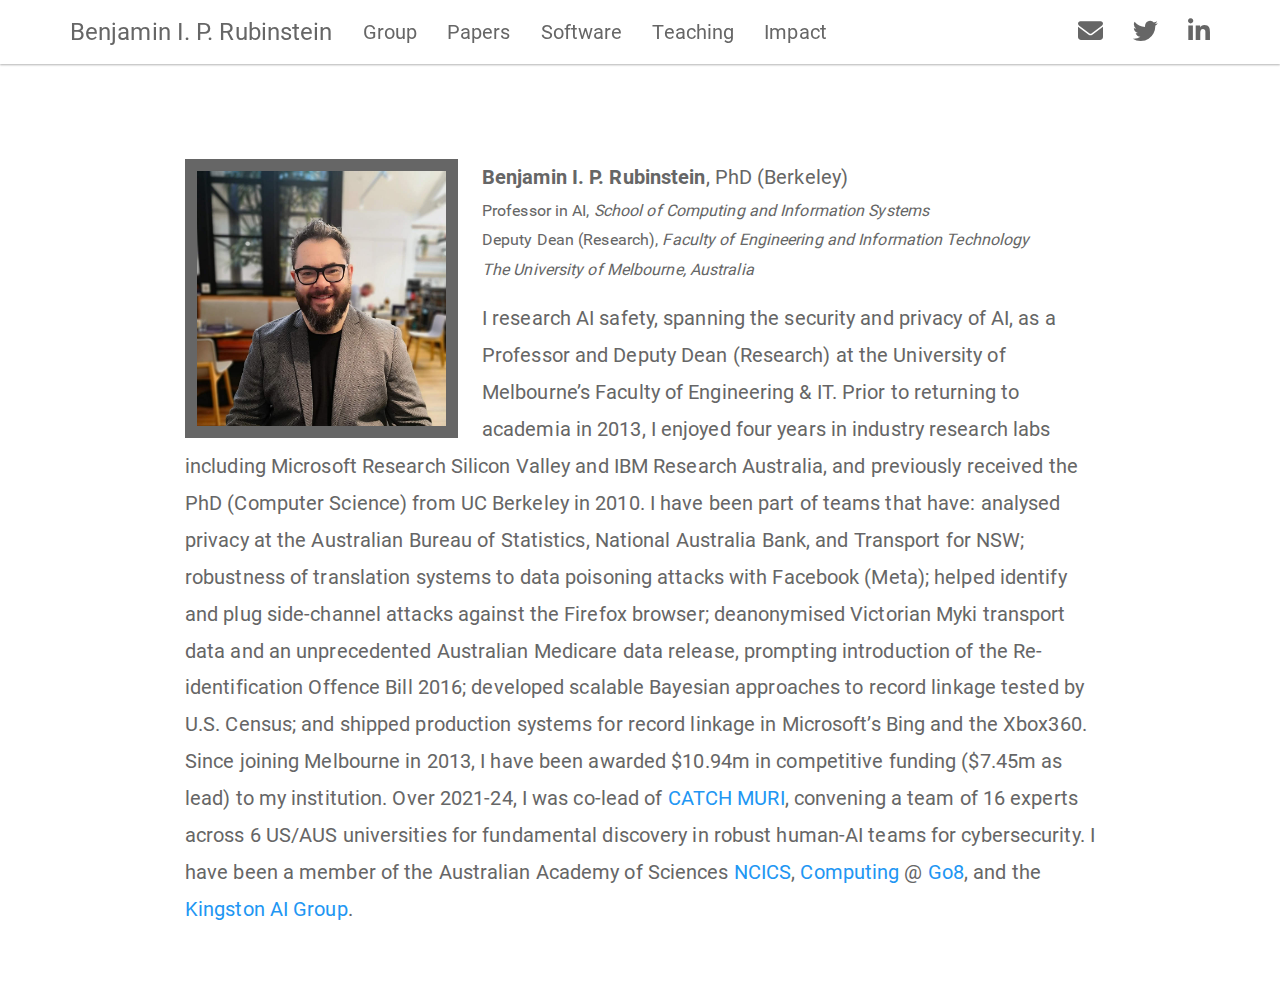
<file: index.html>
<!DOCTYPE html>

<html>

<head>

<meta charset="utf-8" />
<meta name="generator" content="pandoc" />
<meta http-equiv="X-UA-Compatible" content="IE=EDGE" />




<title> </title>

<script src="site_libs/header-attrs-2.25/header-attrs.js"></script>
<script src="site_libs/jquery-3.6.0/jquery-3.6.0.min.js"></script>
<meta name="viewport" content="width=device-width, initial-scale=1" />
<link href="site_libs/bootstrap-3.3.5/css/paper.min.css" rel="stylesheet" />
<script src="site_libs/bootstrap-3.3.5/js/bootstrap.min.js"></script>
<script src="site_libs/bootstrap-3.3.5/shim/html5shiv.min.js"></script>
<script src="site_libs/bootstrap-3.3.5/shim/respond.min.js"></script>
<style>h1 {font-size: 34px;}
       h1.title {font-size: 38px;}
       h2 {font-size: 30px;}
       h3 {font-size: 24px;}
       h4 {font-size: 18px;}
       h5 {font-size: 16px;}
       h6 {font-size: 12px;}
       code {color: inherit; background-color: rgba(0, 0, 0, 0.04);}
       pre:not([class]) { background-color: white }</style>
<script src="site_libs/navigation-1.1/tabsets.js"></script>
<link href="site_libs/highlightjs-9.12.0/default.css" rel="stylesheet" />
<script src="site_libs/highlightjs-9.12.0/highlight.js"></script>
<link href="site_libs/font-awesome-6.4.2/css/all.min.css" rel="stylesheet" />
<link href="site_libs/font-awesome-6.4.2/css/v4-shims.min.css" rel="stylesheet" />

<style type="text/css">
  code{white-space: pre-wrap;}
  span.smallcaps{font-variant: small-caps;}
  span.underline{text-decoration: underline;}
  div.column{display: inline-block; vertical-align: top; width: 50%;}
  div.hanging-indent{margin-left: 1.5em; text-indent: -1.5em;}
  ul.task-list{list-style: none;}
    </style>

<style type="text/css">code{white-space: pre;}</style>
<script type="text/javascript">
if (window.hljs) {
  hljs.configure({languages: []});
  hljs.initHighlightingOnLoad();
  if (document.readyState && document.readyState === "complete") {
    window.setTimeout(function() { hljs.initHighlighting(); }, 0);
  }
}
</script>






<link rel="stylesheet" href="styles.css" type="text/css" />



<style type = "text/css">
.main-container {
  max-width: 940px;
  margin-left: auto;
  margin-right: auto;
}
img {
  max-width:100%;
}
.tabbed-pane {
  padding-top: 12px;
}
.html-widget {
  margin-bottom: 20px;
}
button.code-folding-btn:focus {
  outline: none;
}
summary {
  display: list-item;
}
details > summary > p:only-child {
  display: inline;
}
pre code {
  padding: 0;
}
</style>


<style type="text/css">
.dropdown-submenu {
  position: relative;
}
.dropdown-submenu>.dropdown-menu {
  top: 0;
  left: 100%;
  margin-top: -6px;
  margin-left: -1px;
  border-radius: 0 6px 6px 6px;
}
.dropdown-submenu:hover>.dropdown-menu {
  display: block;
}
.dropdown-submenu>a:after {
  display: block;
  content: " ";
  float: right;
  width: 0;
  height: 0;
  border-color: transparent;
  border-style: solid;
  border-width: 5px 0 5px 5px;
  border-left-color: #cccccc;
  margin-top: 5px;
  margin-right: -10px;
}
.dropdown-submenu:hover>a:after {
  border-left-color: #adb5bd;
}
.dropdown-submenu.pull-left {
  float: none;
}
.dropdown-submenu.pull-left>.dropdown-menu {
  left: -100%;
  margin-left: 10px;
  border-radius: 6px 0 6px 6px;
}
</style>

<script type="text/javascript">
// manage active state of menu based on current page
$(document).ready(function () {
  // active menu anchor
  href = window.location.pathname
  href = href.substr(href.lastIndexOf('/') + 1)
  if (href === "")
    href = "index.html";
  var menuAnchor = $('a[href="' + href + '"]');

  // mark the anchor link active (and if it's in a dropdown, also mark that active)
  var dropdown = menuAnchor.closest('li.dropdown');
  if (window.bootstrap) { // Bootstrap 4+
    menuAnchor.addClass('active');
    dropdown.find('> .dropdown-toggle').addClass('active');
  } else { // Bootstrap 3
    menuAnchor.parent().addClass('active');
    dropdown.addClass('active');
  }

  // Navbar adjustments
  var navHeight = $(".navbar").first().height() + 15;
  var style = document.createElement('style');
  var pt = "padding-top: " + navHeight + "px; ";
  var mt = "margin-top: -" + navHeight + "px; ";
  var css = "";
  // offset scroll position for anchor links (for fixed navbar)
  for (var i = 1; i <= 6; i++) {
    css += ".section h" + i + "{ " + pt + mt + "}\n";
  }
  style.innerHTML = "body {" + pt + "padding-bottom: 40px; }\n" + css;
  document.head.appendChild(style);
});
</script>

<!-- tabsets -->

<style type="text/css">
.tabset-dropdown > .nav-tabs {
  display: inline-table;
  max-height: 500px;
  min-height: 44px;
  overflow-y: auto;
  border: 1px solid #ddd;
  border-radius: 4px;
}

.tabset-dropdown > .nav-tabs > li.active:before, .tabset-dropdown > .nav-tabs.nav-tabs-open:before {
  content: "\e259";
  font-family: 'Glyphicons Halflings';
  display: inline-block;
  padding: 10px;
  border-right: 1px solid #ddd;
}

.tabset-dropdown > .nav-tabs.nav-tabs-open > li.active:before {
  content: "\e258";
  font-family: 'Glyphicons Halflings';
  border: none;
}

.tabset-dropdown > .nav-tabs > li.active {
  display: block;
}

.tabset-dropdown > .nav-tabs > li > a,
.tabset-dropdown > .nav-tabs > li > a:focus,
.tabset-dropdown > .nav-tabs > li > a:hover {
  border: none;
  display: inline-block;
  border-radius: 4px;
  background-color: transparent;
}

.tabset-dropdown > .nav-tabs.nav-tabs-open > li {
  display: block;
  float: none;
}

.tabset-dropdown > .nav-tabs > li {
  display: none;
}
</style>

<!-- code folding -->




</head>

<body>


<div class="container-fluid main-container">




<div class="navbar navbar-default  navbar-fixed-top" role="navigation">
  <div class="container">
    <div class="navbar-header">
      <button type="button" class="navbar-toggle collapsed" data-toggle="collapse" data-bs-toggle="collapse" data-target="#navbar" data-bs-target="#navbar">
        <span class="icon-bar"></span>
        <span class="icon-bar"></span>
        <span class="icon-bar"></span>
      </button>
      <a class="navbar-brand" href="index.html">Benjamin I. P. Rubinstein</a>
    </div>
    <div id="navbar" class="navbar-collapse collapse">
      <ul class="nav navbar-nav">
        <li>
  <a href="group.html">Group</a>
</li>
<li>
  <a href="pubs.html">Papers</a>
</li>
<li>
  <a href="software.html">Software</a>
</li>
<li>
  <a href="teaching.html">Teaching</a>
</li>
<li>
  <a href="impact.html">Impact</a>
</li>
      </ul>
      <ul class="nav navbar-nav navbar-right">
        <li>
  <a href="contact.html">
    <span class="fa fa-envelope fa-lg"></span>
     
  </a>
</li>
<li>
  <a href="https://twitter.com/bipr">
    <span class="fa fa-twitter fa-lg"></span>
     
  </a>
</li>
<li>
  <a href="http://www.linkedin.com/in/benjaminrubinstein">
    <span class="fa fa-linkedin fa-lg"></span>
     
  </a>
</li>
      </ul>
    </div><!--/.nav-collapse -->
  </div><!--/.container -->
</div><!--/.navbar -->

<div id="header">



<h1 class="title toc-ignore"> </h1>

</div>


<head>
<title>
Ben Rubinstein
</title>
</head>
<p><link rel="stylesheet" href="styles.css" type="text/css"></p>
<p><br></p>
<p><img src="images/Ben1.jpg" style="width:30%; border:12px solid; margin-right: 24px" align="left"></p>
<strong>Benjamin I. P. Rubinstein</strong>, PhD (Berkeley)<br>
<p style="font-size:16px">
Professor in AI, <em>School of Computing and Information
Systems</em><br> Deputy Dean (Research), <em>Faculty of Engineering and
Information Technology</em><br> <em>The University of Melbourne,
Australia</em>
</p>
<p>I research AI safety, spanning the security and privacy of AI, as a
Professor and Deputy Dean (Research) at the University of Melbourne’s
Faculty of Engineering &amp; IT. Prior to returning to academia in 2013,
I enjoyed four years in industry research labs including Microsoft
Research Silicon Valley and IBM Research Australia, and previously
received the PhD (Computer Science) from UC Berkeley in 2010. I have
been part of teams that have: analysed privacy at the Australian Bureau
of Statistics, National Australia Bank, and Transport for NSW;
robustness of translation systems to data poisoning attacks with
Facebook (Meta); helped identify and plug side-channel attacks against
the Firefox browser; deanonymised Victorian Myki transport data and an
unprecedented Australian Medicare data release, prompting introduction
of the Re-identification Offence Bill 2016; developed scalable Bayesian
approaches to record linkage tested by U.S. Census; and shipped
production systems for record linkage in Microsoft’s Bing and the
Xbox360. Since joining Melbourne in 2013, I have been awarded $10.94m in
competitive funding ($7.45m as lead) to my institution. Over 2021-24, I
was co-lead of <a href="https://catch-muri.org">CATCH MURI</a>,
convening a team of 16 experts across 6 US/AUS universities for
fundamental discovery in robust human-AI teams for cybersecurity. I have
been a member of the Australian Academy of Sciences <a
href="https://www.science.org.au/supporting-science/national-committees-science/information-communication-sciences">NCICS</a>,
<a
href="https://cis.unimelb.edu.au/news/2022/joint-statement-on-rankings-in-computer-science">Computing</a>
@ <a href="https://go8.edu.au/">Go8</a>, and the <a
href="https://kingstonaigroup.org.au/">Kingston AI Group</a>.</p>




</div>

<script>

// add bootstrap table styles to pandoc tables
function bootstrapStylePandocTables() {
  $('tr.odd').parent('tbody').parent('table').addClass('table table-condensed');
}
$(document).ready(function () {
  bootstrapStylePandocTables();
});


</script>

<!-- tabsets -->

<script>
$(document).ready(function () {
  window.buildTabsets("TOC");
});

$(document).ready(function () {
  $('.tabset-dropdown > .nav-tabs > li').click(function () {
    $(this).parent().toggleClass('nav-tabs-open');
  });
});
</script>

<!-- code folding -->


<!-- dynamically load mathjax for compatibility with self-contained -->
<script>
  (function () {
    var script = document.createElement("script");
    script.type = "text/javascript";
    script.src  = "https://mathjax.rstudio.com/latest/MathJax.js?config=TeX-AMS-MML_HTMLorMML";
    document.getElementsByTagName("head")[0].appendChild(script);
  })();
</script>

</body>
</html>
</file>
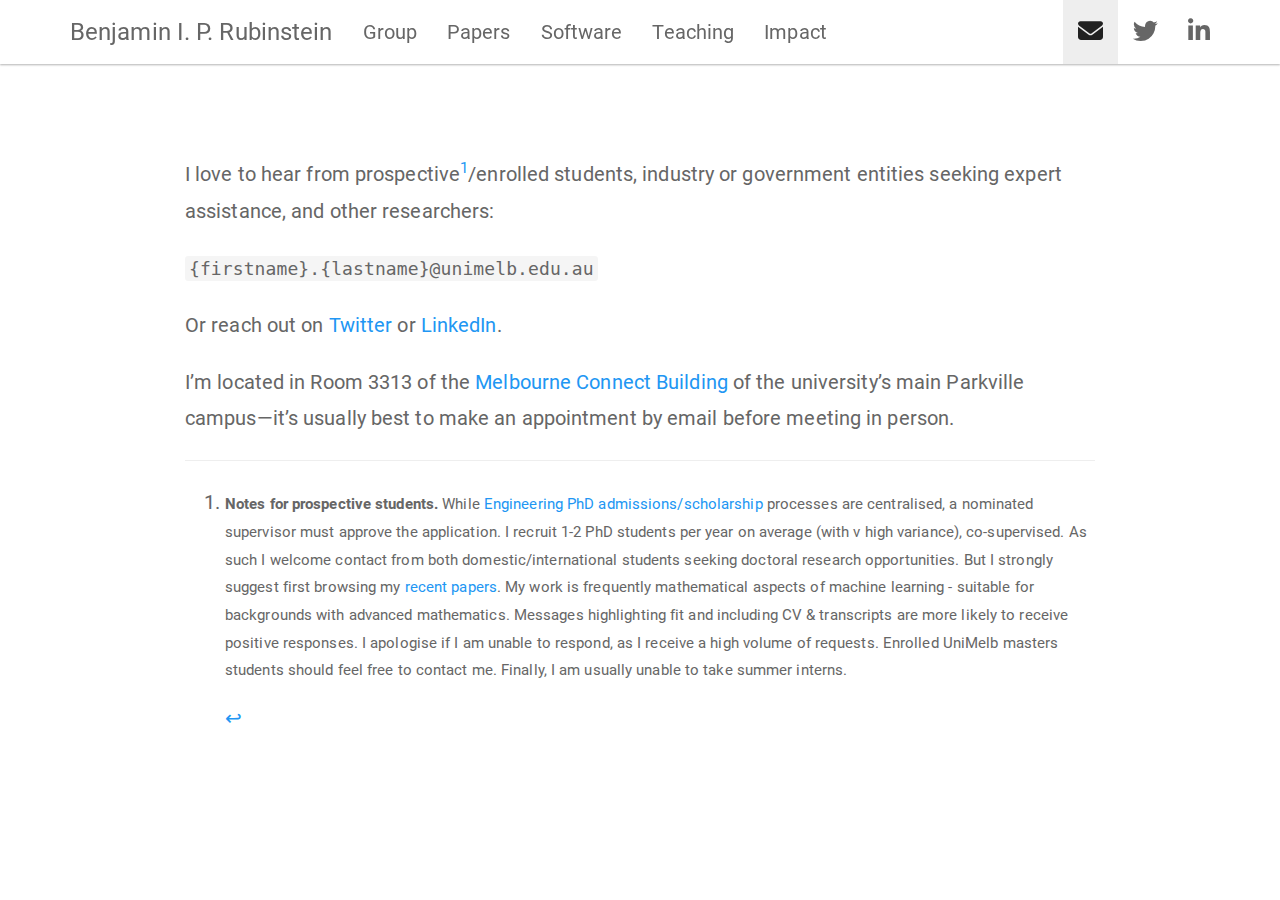
<file: contact.html>
<!DOCTYPE html>

<html>

<head>

<meta charset="utf-8" />
<meta name="generator" content="pandoc" />
<meta http-equiv="X-UA-Compatible" content="IE=EDGE" />




<title>contact.knit</title>

<script src="site_libs/header-attrs-2.25/header-attrs.js"></script>
<script src="site_libs/jquery-3.6.0/jquery-3.6.0.min.js"></script>
<meta name="viewport" content="width=device-width, initial-scale=1" />
<link href="site_libs/bootstrap-3.3.5/css/paper.min.css" rel="stylesheet" />
<script src="site_libs/bootstrap-3.3.5/js/bootstrap.min.js"></script>
<script src="site_libs/bootstrap-3.3.5/shim/html5shiv.min.js"></script>
<script src="site_libs/bootstrap-3.3.5/shim/respond.min.js"></script>
<style>h1 {font-size: 34px;}
       h1.title {font-size: 38px;}
       h2 {font-size: 30px;}
       h3 {font-size: 24px;}
       h4 {font-size: 18px;}
       h5 {font-size: 16px;}
       h6 {font-size: 12px;}
       code {color: inherit; background-color: rgba(0, 0, 0, 0.04);}
       pre:not([class]) { background-color: white }</style>
<script src="site_libs/navigation-1.1/tabsets.js"></script>
<link href="site_libs/highlightjs-9.12.0/default.css" rel="stylesheet" />
<script src="site_libs/highlightjs-9.12.0/highlight.js"></script>
<link href="site_libs/font-awesome-6.4.2/css/all.min.css" rel="stylesheet" />
<link href="site_libs/font-awesome-6.4.2/css/v4-shims.min.css" rel="stylesheet" />

<style type="text/css">
  code{white-space: pre-wrap;}
  span.smallcaps{font-variant: small-caps;}
  span.underline{text-decoration: underline;}
  div.column{display: inline-block; vertical-align: top; width: 50%;}
  div.hanging-indent{margin-left: 1.5em; text-indent: -1.5em;}
  ul.task-list{list-style: none;}
    </style>

<style type="text/css">code{white-space: pre;}</style>
<script type="text/javascript">
if (window.hljs) {
  hljs.configure({languages: []});
  hljs.initHighlightingOnLoad();
  if (document.readyState && document.readyState === "complete") {
    window.setTimeout(function() { hljs.initHighlighting(); }, 0);
  }
}
</script>






<link rel="stylesheet" href="styles.css" type="text/css" />



<style type = "text/css">
.main-container {
  max-width: 940px;
  margin-left: auto;
  margin-right: auto;
}
img {
  max-width:100%;
}
.tabbed-pane {
  padding-top: 12px;
}
.html-widget {
  margin-bottom: 20px;
}
button.code-folding-btn:focus {
  outline: none;
}
summary {
  display: list-item;
}
details > summary > p:only-child {
  display: inline;
}
pre code {
  padding: 0;
}
</style>


<style type="text/css">
.dropdown-submenu {
  position: relative;
}
.dropdown-submenu>.dropdown-menu {
  top: 0;
  left: 100%;
  margin-top: -6px;
  margin-left: -1px;
  border-radius: 0 6px 6px 6px;
}
.dropdown-submenu:hover>.dropdown-menu {
  display: block;
}
.dropdown-submenu>a:after {
  display: block;
  content: " ";
  float: right;
  width: 0;
  height: 0;
  border-color: transparent;
  border-style: solid;
  border-width: 5px 0 5px 5px;
  border-left-color: #cccccc;
  margin-top: 5px;
  margin-right: -10px;
}
.dropdown-submenu:hover>a:after {
  border-left-color: #adb5bd;
}
.dropdown-submenu.pull-left {
  float: none;
}
.dropdown-submenu.pull-left>.dropdown-menu {
  left: -100%;
  margin-left: 10px;
  border-radius: 6px 0 6px 6px;
}
</style>

<script type="text/javascript">
// manage active state of menu based on current page
$(document).ready(function () {
  // active menu anchor
  href = window.location.pathname
  href = href.substr(href.lastIndexOf('/') + 1)
  if (href === "")
    href = "index.html";
  var menuAnchor = $('a[href="' + href + '"]');

  // mark the anchor link active (and if it's in a dropdown, also mark that active)
  var dropdown = menuAnchor.closest('li.dropdown');
  if (window.bootstrap) { // Bootstrap 4+
    menuAnchor.addClass('active');
    dropdown.find('> .dropdown-toggle').addClass('active');
  } else { // Bootstrap 3
    menuAnchor.parent().addClass('active');
    dropdown.addClass('active');
  }

  // Navbar adjustments
  var navHeight = $(".navbar").first().height() + 15;
  var style = document.createElement('style');
  var pt = "padding-top: " + navHeight + "px; ";
  var mt = "margin-top: -" + navHeight + "px; ";
  var css = "";
  // offset scroll position for anchor links (for fixed navbar)
  for (var i = 1; i <= 6; i++) {
    css += ".section h" + i + "{ " + pt + mt + "}\n";
  }
  style.innerHTML = "body {" + pt + "padding-bottom: 40px; }\n" + css;
  document.head.appendChild(style);
});
</script>

<!-- tabsets -->

<style type="text/css">
.tabset-dropdown > .nav-tabs {
  display: inline-table;
  max-height: 500px;
  min-height: 44px;
  overflow-y: auto;
  border: 1px solid #ddd;
  border-radius: 4px;
}

.tabset-dropdown > .nav-tabs > li.active:before, .tabset-dropdown > .nav-tabs.nav-tabs-open:before {
  content: "\e259";
  font-family: 'Glyphicons Halflings';
  display: inline-block;
  padding: 10px;
  border-right: 1px solid #ddd;
}

.tabset-dropdown > .nav-tabs.nav-tabs-open > li.active:before {
  content: "\e258";
  font-family: 'Glyphicons Halflings';
  border: none;
}

.tabset-dropdown > .nav-tabs > li.active {
  display: block;
}

.tabset-dropdown > .nav-tabs > li > a,
.tabset-dropdown > .nav-tabs > li > a:focus,
.tabset-dropdown > .nav-tabs > li > a:hover {
  border: none;
  display: inline-block;
  border-radius: 4px;
  background-color: transparent;
}

.tabset-dropdown > .nav-tabs.nav-tabs-open > li {
  display: block;
  float: none;
}

.tabset-dropdown > .nav-tabs > li {
  display: none;
}
</style>

<!-- code folding -->




</head>

<body>


<div class="container-fluid main-container">




<div class="navbar navbar-default  navbar-fixed-top" role="navigation">
  <div class="container">
    <div class="navbar-header">
      <button type="button" class="navbar-toggle collapsed" data-toggle="collapse" data-bs-toggle="collapse" data-target="#navbar" data-bs-target="#navbar">
        <span class="icon-bar"></span>
        <span class="icon-bar"></span>
        <span class="icon-bar"></span>
      </button>
      <a class="navbar-brand" href="index.html">Benjamin I. P. Rubinstein</a>
    </div>
    <div id="navbar" class="navbar-collapse collapse">
      <ul class="nav navbar-nav">
        <li>
  <a href="group.html">Group</a>
</li>
<li>
  <a href="pubs.html">Papers</a>
</li>
<li>
  <a href="software.html">Software</a>
</li>
<li>
  <a href="teaching.html">Teaching</a>
</li>
<li>
  <a href="impact.html">Impact</a>
</li>
      </ul>
      <ul class="nav navbar-nav navbar-right">
        <li>
  <a href="contact.html">
    <span class="fa fa-envelope fa-lg"></span>
     
  </a>
</li>
<li>
  <a href="https://twitter.com/bipr">
    <span class="fa fa-twitter fa-lg"></span>
     
  </a>
</li>
<li>
  <a href="http://www.linkedin.com/in/benjaminrubinstein">
    <span class="fa fa-linkedin fa-lg"></span>
     
  </a>
</li>
      </ul>
    </div><!--/.nav-collapse -->
  </div><!--/.container -->
</div><!--/.navbar -->

<div id="header">




</div>


<p><link rel="stylesheet" href="styles.css" type="text/css"></p>
<p><br></p>
<p>I love to hear from prospective<a href="#fn1" class="footnote-ref"
id="fnref1"><sup>1</sup></a>/enrolled students, industry or government
entities seeking expert assistance, and other researchers:</p>
<p><code>{firstname}.{lastname}@unimelb.edu.au</code></p>
<p>Or reach out on <a href="https://twitter.com/bipr">Twitter</a> or <a
href="http://www.linkedin.com/in/benjaminrubinstein">LinkedIn</a>.</p>
<p>I’m located in Room 3313 of the <a
href="https://maps.unimelb.edu.au/parkville/building/290">Melbourne
Connect Building</a> of the university’s main Parkville campus—it’s
usually best to make an appointment by email before meeting in
person.</p>
<div class="footnotes footnotes-end-of-document">
<hr />
<ol>
<li id="fn1"><p style="font-size:75%">
<strong>Notes for prospective students.</strong> While <a
href="https://study.unimelb.edu.au/find/courses/graduate/doctor-of-philosophy-engineering-and-it/fees/">Engineering
PhD admissions/scholarship</a> processes are centralised, a nominated
supervisor must approve the application. I recruit 1-2 PhD students per
year on average (with v high variance), co-supervised. As such I welcome
contact from both domestic/international students seeking doctoral
research opportunities. But I strongly suggest first browsing my <a
href="pubs.html">recent papers</a>. My work is frequently mathematical
aspects of machine learning - suitable for backgrounds with advanced
mathematics. Messages highlighting fit and including CV &amp;
transcripts are more likely to receive positive responses. I apologise
if I am unable to respond, as I receive a high volume of requests.
Enrolled UniMelb masters students should feel free to contact me.
Finally, I am usually unable to take summer interns.
</p>
<a href="#fnref1" class="footnote-back">↩︎</a></li>
</ol>
</div>




</div>

<script>

// add bootstrap table styles to pandoc tables
function bootstrapStylePandocTables() {
  $('tr.odd').parent('tbody').parent('table').addClass('table table-condensed');
}
$(document).ready(function () {
  bootstrapStylePandocTables();
});


</script>

<!-- tabsets -->

<script>
$(document).ready(function () {
  window.buildTabsets("TOC");
});

$(document).ready(function () {
  $('.tabset-dropdown > .nav-tabs > li').click(function () {
    $(this).parent().toggleClass('nav-tabs-open');
  });
});
</script>

<!-- code folding -->


<!-- dynamically load mathjax for compatibility with self-contained -->
<script>
  (function () {
    var script = document.createElement("script");
    script.type = "text/javascript";
    script.src  = "https://mathjax.rstudio.com/latest/MathJax.js?config=TeX-AMS-MML_HTMLorMML";
    document.getElementsByTagName("head")[0].appendChild(script);
  })();
</script>

</body>
</html>
</file>
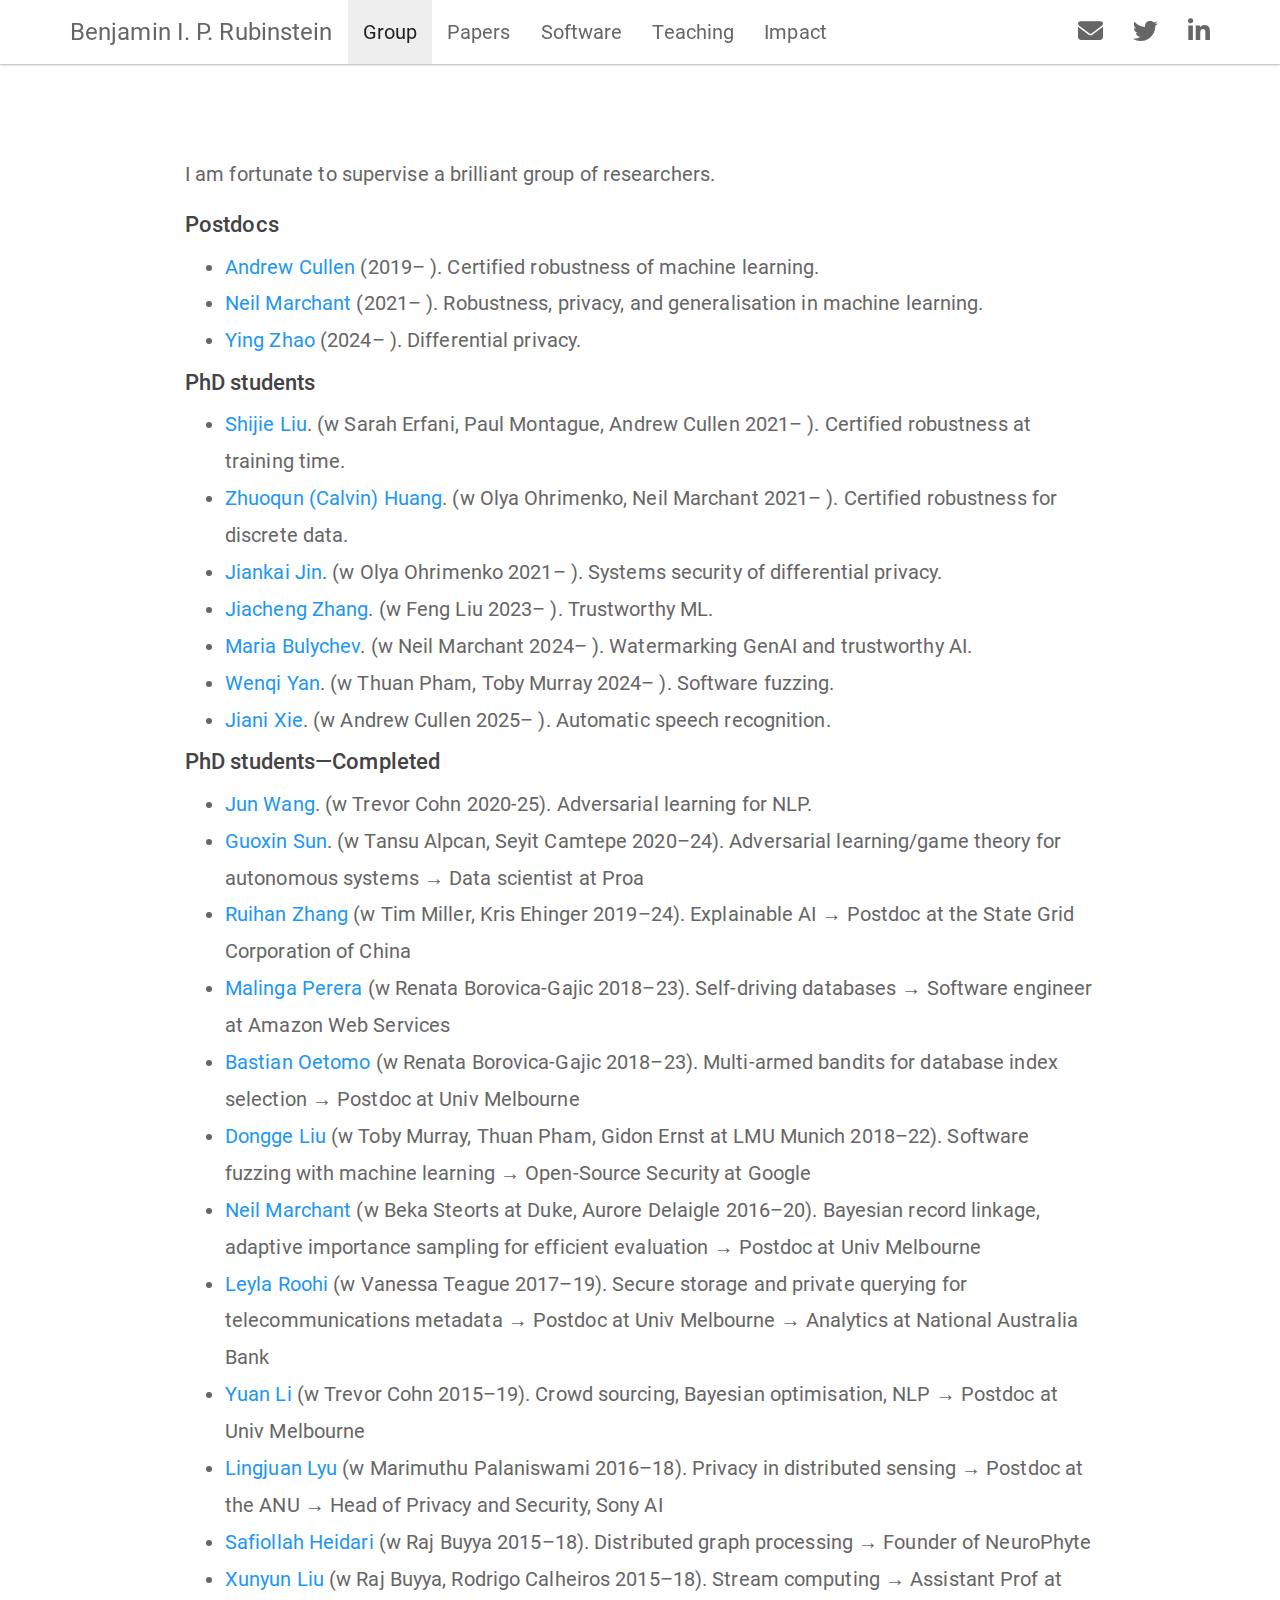
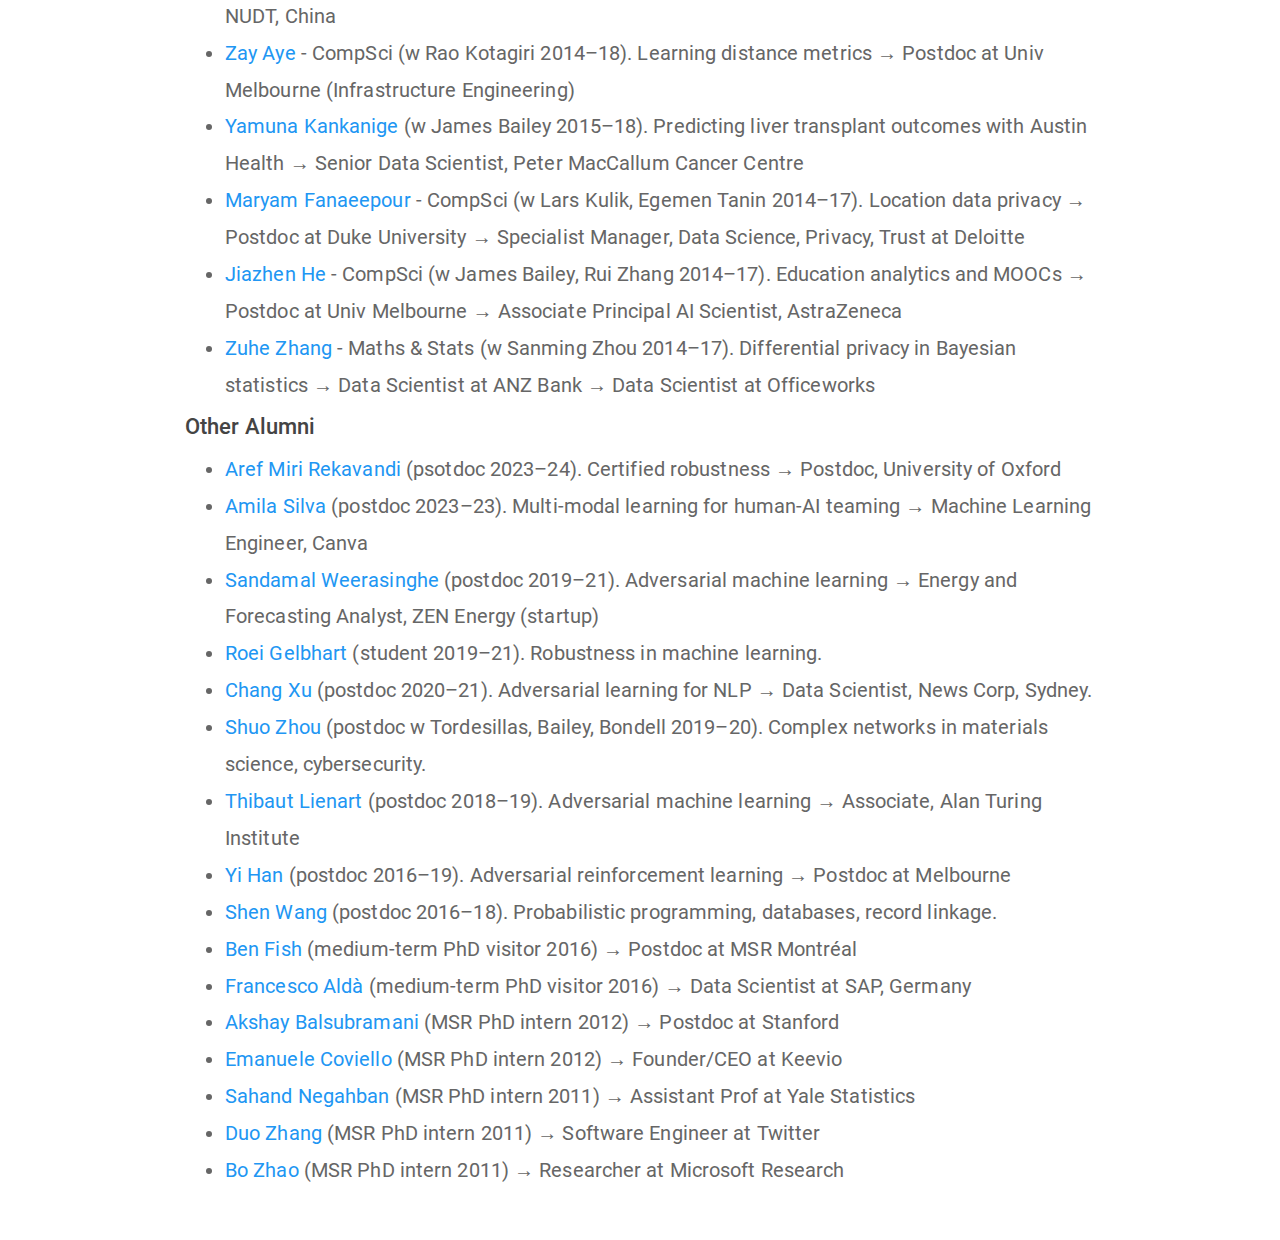
<file: group.html>
<!DOCTYPE html>

<html>

<head>

<meta charset="utf-8" />
<meta name="generator" content="pandoc" />
<meta http-equiv="X-UA-Compatible" content="IE=EDGE" />




<title>group.knit</title>

<script src="site_libs/header-attrs-2.25/header-attrs.js"></script>
<script src="site_libs/jquery-3.6.0/jquery-3.6.0.min.js"></script>
<meta name="viewport" content="width=device-width, initial-scale=1" />
<link href="site_libs/bootstrap-3.3.5/css/paper.min.css" rel="stylesheet" />
<script src="site_libs/bootstrap-3.3.5/js/bootstrap.min.js"></script>
<script src="site_libs/bootstrap-3.3.5/shim/html5shiv.min.js"></script>
<script src="site_libs/bootstrap-3.3.5/shim/respond.min.js"></script>
<style>h1 {font-size: 34px;}
       h1.title {font-size: 38px;}
       h2 {font-size: 30px;}
       h3 {font-size: 24px;}
       h4 {font-size: 18px;}
       h5 {font-size: 16px;}
       h6 {font-size: 12px;}
       code {color: inherit; background-color: rgba(0, 0, 0, 0.04);}
       pre:not([class]) { background-color: white }</style>
<script src="site_libs/navigation-1.1/tabsets.js"></script>
<link href="site_libs/highlightjs-9.12.0/default.css" rel="stylesheet" />
<script src="site_libs/highlightjs-9.12.0/highlight.js"></script>
<link href="site_libs/font-awesome-6.4.2/css/all.min.css" rel="stylesheet" />
<link href="site_libs/font-awesome-6.4.2/css/v4-shims.min.css" rel="stylesheet" />

<style type="text/css">
  code{white-space: pre-wrap;}
  span.smallcaps{font-variant: small-caps;}
  span.underline{text-decoration: underline;}
  div.column{display: inline-block; vertical-align: top; width: 50%;}
  div.hanging-indent{margin-left: 1.5em; text-indent: -1.5em;}
  ul.task-list{list-style: none;}
    </style>

<style type="text/css">code{white-space: pre;}</style>
<script type="text/javascript">
if (window.hljs) {
  hljs.configure({languages: []});
  hljs.initHighlightingOnLoad();
  if (document.readyState && document.readyState === "complete") {
    window.setTimeout(function() { hljs.initHighlighting(); }, 0);
  }
}
</script>






<link rel="stylesheet" href="styles.css" type="text/css" />



<style type = "text/css">
.main-container {
  max-width: 940px;
  margin-left: auto;
  margin-right: auto;
}
img {
  max-width:100%;
}
.tabbed-pane {
  padding-top: 12px;
}
.html-widget {
  margin-bottom: 20px;
}
button.code-folding-btn:focus {
  outline: none;
}
summary {
  display: list-item;
}
details > summary > p:only-child {
  display: inline;
}
pre code {
  padding: 0;
}
</style>


<style type="text/css">
.dropdown-submenu {
  position: relative;
}
.dropdown-submenu>.dropdown-menu {
  top: 0;
  left: 100%;
  margin-top: -6px;
  margin-left: -1px;
  border-radius: 0 6px 6px 6px;
}
.dropdown-submenu:hover>.dropdown-menu {
  display: block;
}
.dropdown-submenu>a:after {
  display: block;
  content: " ";
  float: right;
  width: 0;
  height: 0;
  border-color: transparent;
  border-style: solid;
  border-width: 5px 0 5px 5px;
  border-left-color: #cccccc;
  margin-top: 5px;
  margin-right: -10px;
}
.dropdown-submenu:hover>a:after {
  border-left-color: #adb5bd;
}
.dropdown-submenu.pull-left {
  float: none;
}
.dropdown-submenu.pull-left>.dropdown-menu {
  left: -100%;
  margin-left: 10px;
  border-radius: 6px 0 6px 6px;
}
</style>

<script type="text/javascript">
// manage active state of menu based on current page
$(document).ready(function () {
  // active menu anchor
  href = window.location.pathname
  href = href.substr(href.lastIndexOf('/') + 1)
  if (href === "")
    href = "index.html";
  var menuAnchor = $('a[href="' + href + '"]');

  // mark the anchor link active (and if it's in a dropdown, also mark that active)
  var dropdown = menuAnchor.closest('li.dropdown');
  if (window.bootstrap) { // Bootstrap 4+
    menuAnchor.addClass('active');
    dropdown.find('> .dropdown-toggle').addClass('active');
  } else { // Bootstrap 3
    menuAnchor.parent().addClass('active');
    dropdown.addClass('active');
  }

  // Navbar adjustments
  var navHeight = $(".navbar").first().height() + 15;
  var style = document.createElement('style');
  var pt = "padding-top: " + navHeight + "px; ";
  var mt = "margin-top: -" + navHeight + "px; ";
  var css = "";
  // offset scroll position for anchor links (for fixed navbar)
  for (var i = 1; i <= 6; i++) {
    css += ".section h" + i + "{ " + pt + mt + "}\n";
  }
  style.innerHTML = "body {" + pt + "padding-bottom: 40px; }\n" + css;
  document.head.appendChild(style);
});
</script>

<!-- tabsets -->

<style type="text/css">
.tabset-dropdown > .nav-tabs {
  display: inline-table;
  max-height: 500px;
  min-height: 44px;
  overflow-y: auto;
  border: 1px solid #ddd;
  border-radius: 4px;
}

.tabset-dropdown > .nav-tabs > li.active:before, .tabset-dropdown > .nav-tabs.nav-tabs-open:before {
  content: "\e259";
  font-family: 'Glyphicons Halflings';
  display: inline-block;
  padding: 10px;
  border-right: 1px solid #ddd;
}

.tabset-dropdown > .nav-tabs.nav-tabs-open > li.active:before {
  content: "\e258";
  font-family: 'Glyphicons Halflings';
  border: none;
}

.tabset-dropdown > .nav-tabs > li.active {
  display: block;
}

.tabset-dropdown > .nav-tabs > li > a,
.tabset-dropdown > .nav-tabs > li > a:focus,
.tabset-dropdown > .nav-tabs > li > a:hover {
  border: none;
  display: inline-block;
  border-radius: 4px;
  background-color: transparent;
}

.tabset-dropdown > .nav-tabs.nav-tabs-open > li {
  display: block;
  float: none;
}

.tabset-dropdown > .nav-tabs > li {
  display: none;
}
</style>

<!-- code folding -->




</head>

<body>


<div class="container-fluid main-container">




<div class="navbar navbar-default  navbar-fixed-top" role="navigation">
  <div class="container">
    <div class="navbar-header">
      <button type="button" class="navbar-toggle collapsed" data-toggle="collapse" data-bs-toggle="collapse" data-target="#navbar" data-bs-target="#navbar">
        <span class="icon-bar"></span>
        <span class="icon-bar"></span>
        <span class="icon-bar"></span>
      </button>
      <a class="navbar-brand" href="index.html">Benjamin I. P. Rubinstein</a>
    </div>
    <div id="navbar" class="navbar-collapse collapse">
      <ul class="nav navbar-nav">
        <li>
  <a href="group.html">Group</a>
</li>
<li>
  <a href="pubs.html">Papers</a>
</li>
<li>
  <a href="software.html">Software</a>
</li>
<li>
  <a href="teaching.html">Teaching</a>
</li>
<li>
  <a href="impact.html">Impact</a>
</li>
      </ul>
      <ul class="nav navbar-nav navbar-right">
        <li>
  <a href="contact.html">
    <span class="fa fa-envelope fa-lg"></span>
     
  </a>
</li>
<li>
  <a href="https://twitter.com/bipr">
    <span class="fa fa-twitter fa-lg"></span>
     
  </a>
</li>
<li>
  <a href="http://www.linkedin.com/in/benjaminrubinstein">
    <span class="fa fa-linkedin fa-lg"></span>
     
  </a>
</li>
      </ul>
    </div><!--/.nav-collapse -->
  </div><!--/.container -->
</div><!--/.navbar -->

<div id="header">




</div>


<p><link rel="stylesheet" href="styles.css" type="text/css"></p>
<p><br></p>
<p>I am fortunate to supervise a brilliant group of researchers.</p>
<div id="postdocs" class="section level3">
<h3>Postdocs</h3>
<ul>
<li><a
href="https://www.linkedin.com/in/andrew-cullen-67b04746/?originalSubdomain=au">Andrew
Cullen</a> (2019– ). Certified robustness of machine learning.</li>
<li><a href="https://www.ngmarchant.net/">Neil Marchant</a> (2021– ).
Robustness, privacy, and generalisation in machine learning.</li>
<li><a
href="https://scholar.google.com/citations?user=6e-e6Q4AAAAJ">Ying
Zhao</a> (2024– ). Differential privacy.</li>
</ul>
</div>
<div id="phd-students" class="section level3">
<h3>PhD students</h3>
<ul>
<li><a href="https://www.linkedin.com/in/shijie-liu-9162b8151/">Shijie
Liu</a>. (w Sarah Erfani, Paul Montague, Andrew Cullen 2021– ).
Certified robustness at training time.</li>
<li><a href="https://github.com/Dovermore">Zhuoqun (Calvin) Huang</a>.
(w Olya Ohrimenko, Neil Marchant 2021– ). Certified robustness for
discrete data.</li>
<li><a href="https://jason-jiankai.github.io/">Jiankai Jin</a>. (w Olya
Ohrimenko 2021– ). Systems security of differential privacy.</li>
<li><a
href="https://cis.unimelb.edu.au/people/students/jiacheng-zhang">Jiacheng
Zhang</a>. (w Feng Liu 2023– ). Trustworthy ML.</li>
<li><a
href="https://cis.unimelb.edu.au/people/graduate-researchers/artificial-intelligence/maria-bulychev">Maria
Bulychev</a>. (w Neil Marchant 2024– ). Watermarking GenAI and
trustworthy AI.</li>
<li><a
href="https://www.linkedin.com/in/wenqi-yan-082a18223/?trk=people-guest_people_search-card&amp;originalSubdomain=au">Wenqi
Yan</a>. (w Thuan Pham, Toby Murray 2024– ). Software fuzzing.</li>
<li><a
href="https://www.linkedin.com/in/jiani-xie-a79a67152/?originalSubdomain=au">Jiani
Xie</a>. (w Andrew Cullen 2025– ). Automatic speech recognition.</li>
</ul>
</div>
<div id="phd-studentscompleted" class="section level3">
<h3>PhD students—Completed</h3>
<ul>
<li><a href="https://www.linkedin.com/in/jun-wang-15065b170/">Jun
Wang</a>. (w Trevor Cohn 2020-25). Adversarial learning for NLP.</li>
<li><a href="https://www.linkedin.com/in/guoxin-sun-338888162/">Guoxin
Sun</a>. (w Tansu Alpcan, Seyit Camtepe 2020–24). Adversarial
learning/game theory for autonomous systems → Data scientist at
Proa</li>
<li><a
href="https://scholar.google.com/citations?user=gjSlsnQAAAAJ&amp;hl=en">Ruihan
Zhang</a> (w Tim Miller, Kris Ehinger 2019–24). Explainable AI → Postdoc
at the State Grid Corporation of China</li>
<li><a href="http://www.malinga.me/">Malinga Perera</a> (w Renata
Borovica-Gajic 2018–23). Self-driving databases → Software engineer at
Amazon Web Services</li>
<li><a
href="https://www.linkedin.com/in/bastian-oetomo-34300856/">Bastian
Oetomo</a> (w Renata Borovica-Gajic 2018–23). Multi-armed bandits for
database index selection → Postdoc at Univ Melbourne</li>
<li><a href="https://www.linkedin.com/in/dongge-liu-9a957913a">Dongge
Liu</a> (w Toby Murray, Thuan Pham, Gidon Ernst at LMU Munich 2018–22).
Software fuzzing with machine learning → Open-Source Security at
Google</li>
<li><a href="https://www.ngmarchant.net/">Neil Marchant</a> (w Beka
Steorts at Duke, Aurore Delaigle 2016–20). Bayesian record linkage,
adaptive importance sampling for efficient evaluation → Postdoc at Univ
Melbourne</li>
<li><a href="https://au.linkedin.com/in/leyla-roohi-b4544a67">Leyla
Roohi</a> (w Vanessa Teague 2017–19). Secure storage and private
querying for telecommunications metadata → Postdoc at Univ Melbourne →
Analytics at National Australia Bank</li>
<li><a
href="https://scholar.google.com/citations?user=qDDC09EAAAAJ&amp;hl=en">Yuan
Li</a> (w Trevor Cohn 2015–19). Crowd sourcing, Bayesian optimisation,
NLP → Postdoc at Univ Melbourne</li>
<li><a href="https://www.researchgate.net/profile/Lingjuan_Lyu">Lingjuan
Lyu</a> (w Marimuthu Palaniswami 2016–18). Privacy in distributed
sensing → Postdoc at the ANU → Head of Privacy and Security, Sony
AI</li>
<li><a href="https://sites.google.com/site/safiheidari/">Safiollah
Heidari</a> (w Raj Buyya 2015–18). Distributed graph processing →
Founder of NeuroPhyte</li>
<li><a href="https://xunyunliu.github.io/">Xunyun Liu</a> (w Raj Buyya,
Rodrigo Calheiros 2015–18). Stream computing → Assistant Prof at NUDT,
China</li>
<li><a href="https://www.researchgate.net/profile/Zay_Aye">Zay Aye</a> -
CompSci (w Rao Kotagiri 2014–18). Learning distance metrics → Postdoc at
Univ Melbourne (Infrastructure Engineering)</li>
<li><a
href="https://www.linkedin.com/in/yamuna-kankanige-8b258a26/">Yamuna
Kankanige</a> (w James Bailey 2015–18). Predicting liver transplant
outcomes with Austin Health → Senior Data Scientist, Peter MacCallum
Cancer Centre</li>
<li><a
href="https://scholar.google.com.au/citations?user=1EPDwbAAAAAJ&amp;hl=en">Maryam
Fanaeepour</a> - CompSci (w Lars Kulik, Egemen Tanin 2014–17). Location
data privacy → Postdoc at Duke University → Specialist Manager, Data
Science, Privacy, Trust at Deloitte</li>
<li><a
href="https://scholar.google.com.au/citations?user=GtpWKiwAAAAJ&amp;hl=en">Jiazhen
He</a> - CompSci (w James Bailey, Rui Zhang 2014–17). Education
analytics and MOOCs → Postdoc at Univ Melbourne → Associate Principal AI
Scientist, AstraZeneca</li>
<li><a href="https://www.researchgate.net/profile/Zuhe_Zhang">Zuhe
Zhang</a> - Maths &amp; Stats (w Sanming Zhou 2014–17). Differential
privacy in Bayesian statistics → Data Scientist at ANZ Bank → Data
Scientist at Officeworks</li>
</ul>
</div>
<div id="other-alumni" class="section level3">
<h3>Other Alumni</h3>
<ul>
<li><a href="https://arekavandi.github.io/">Aref Miri Rekavandi</a>
(psotdoc 2023–24). Certified robustness → Postdoc, University of
Oxford</li>
<li><a href="https://www.amilasilva.com/">Amila Silva</a> (postdoc
2023–23). Multi-modal learning for human-AI teaming → Machine Learning
Engineer, Canva</li>
<li><a
href="https://cis.unimelb.edu.au/people/prameesha-weerasinghe">Sandamal
Weerasinghe</a> (postdoc 2019–21). Adversarial machine learning → Energy
and Forecasting Analyst, ZEN Energy (startup)</li>
<li><a
href="https://scholar.google.co.il/citations?user=en8SzLcAAAAJ&amp;hl=en">Roei
Gelbhart</a> (student 2019–21). Robustness in machine learning.</li>
<li><a href="https://changxu.io/">Chang Xu</a> (postdoc 2020–21).
Adversarial learning for NLP → Data Scientist, News Corp, Sydney.</li>
<li><a href="https://shuozhou.github.io/">Shuo Zhou</a> (postdoc w
Tordesillas, Bailey, Bondell 2019–20). Complex networks in materials
science, cybersecurity.</li>
<li><a href="https://tlienart.github.io/">Thibaut Lienart</a> (postdoc
2018–19). Adversarial machine learning → Associate, Alan Turing
Institute</li>
<li><a
href="https://scholar.google.com/citations?user=e_mtK4kAAAAJ&amp;hl=en">Yi
Han</a> (postdoc 2016–19). Adversarial reinforcement learning → Postdoc
at Melbourne</li>
<li><a
href="https://scholar.google.com/citations?user=TpErHPkAAAAJ&amp;hl=en">Shen
Wang</a> (postdoc 2016–18). Probabilistic programming, databases, record
linkage.</li>
<li><a href="http://ben.fish/">Ben Fish</a> (medium-term PhD visitor
2016) → Postdoc at MSR Montréal</li>
<li><a href="http://www.ruhr-uni-bochum.de/lmi/alda/">Francesco Aldà</a>
(medium-term PhD visitor 2016) → Data Scientist at SAP, Germany
<!-- ### PhD interns---former Microsoft Research --></li>
<li><a
href="http://www.linkedin.com/pub/akshay-balsubramani/12/3aa/2">Akshay
Balsubramani</a> (MSR PhD intern 2012) → Postdoc at Stanford</li>
<li><a href="http://acsweb.ucsd.edu/~ecoviell/">Emanuele Coviello</a>
(MSR PhD intern 2012) → Founder/CEO at Keevio</li>
<li><a href="http://www.eecs.berkeley.edu/~sahand_n/">Sahand
Negahban</a> (MSR PhD intern 2011) → Assistant Prof at Yale
Statistics</li>
<li><a href="http://sifaka.cs.uiuc.edu/~dzhang22/">Duo Zhang</a> (MSR
PhD intern 2011) → Software Engineer at Twitter</li>
<li><a href="http://dm1.cs.uiuc.edu/">Bo Zhao</a> (MSR PhD intern 2011)
→ Researcher at Microsoft Research</li>
</ul>
</div>




</div>

<script>

// add bootstrap table styles to pandoc tables
function bootstrapStylePandocTables() {
  $('tr.odd').parent('tbody').parent('table').addClass('table table-condensed');
}
$(document).ready(function () {
  bootstrapStylePandocTables();
});


</script>

<!-- tabsets -->

<script>
$(document).ready(function () {
  window.buildTabsets("TOC");
});

$(document).ready(function () {
  $('.tabset-dropdown > .nav-tabs > li').click(function () {
    $(this).parent().toggleClass('nav-tabs-open');
  });
});
</script>

<!-- code folding -->


<!-- dynamically load mathjax for compatibility with self-contained -->
<script>
  (function () {
    var script = document.createElement("script");
    script.type = "text/javascript";
    script.src  = "https://mathjax.rstudio.com/latest/MathJax.js?config=TeX-AMS-MML_HTMLorMML";
    document.getElementsByTagName("head")[0].appendChild(script);
  })();
</script>

</body>
</html>
</file>
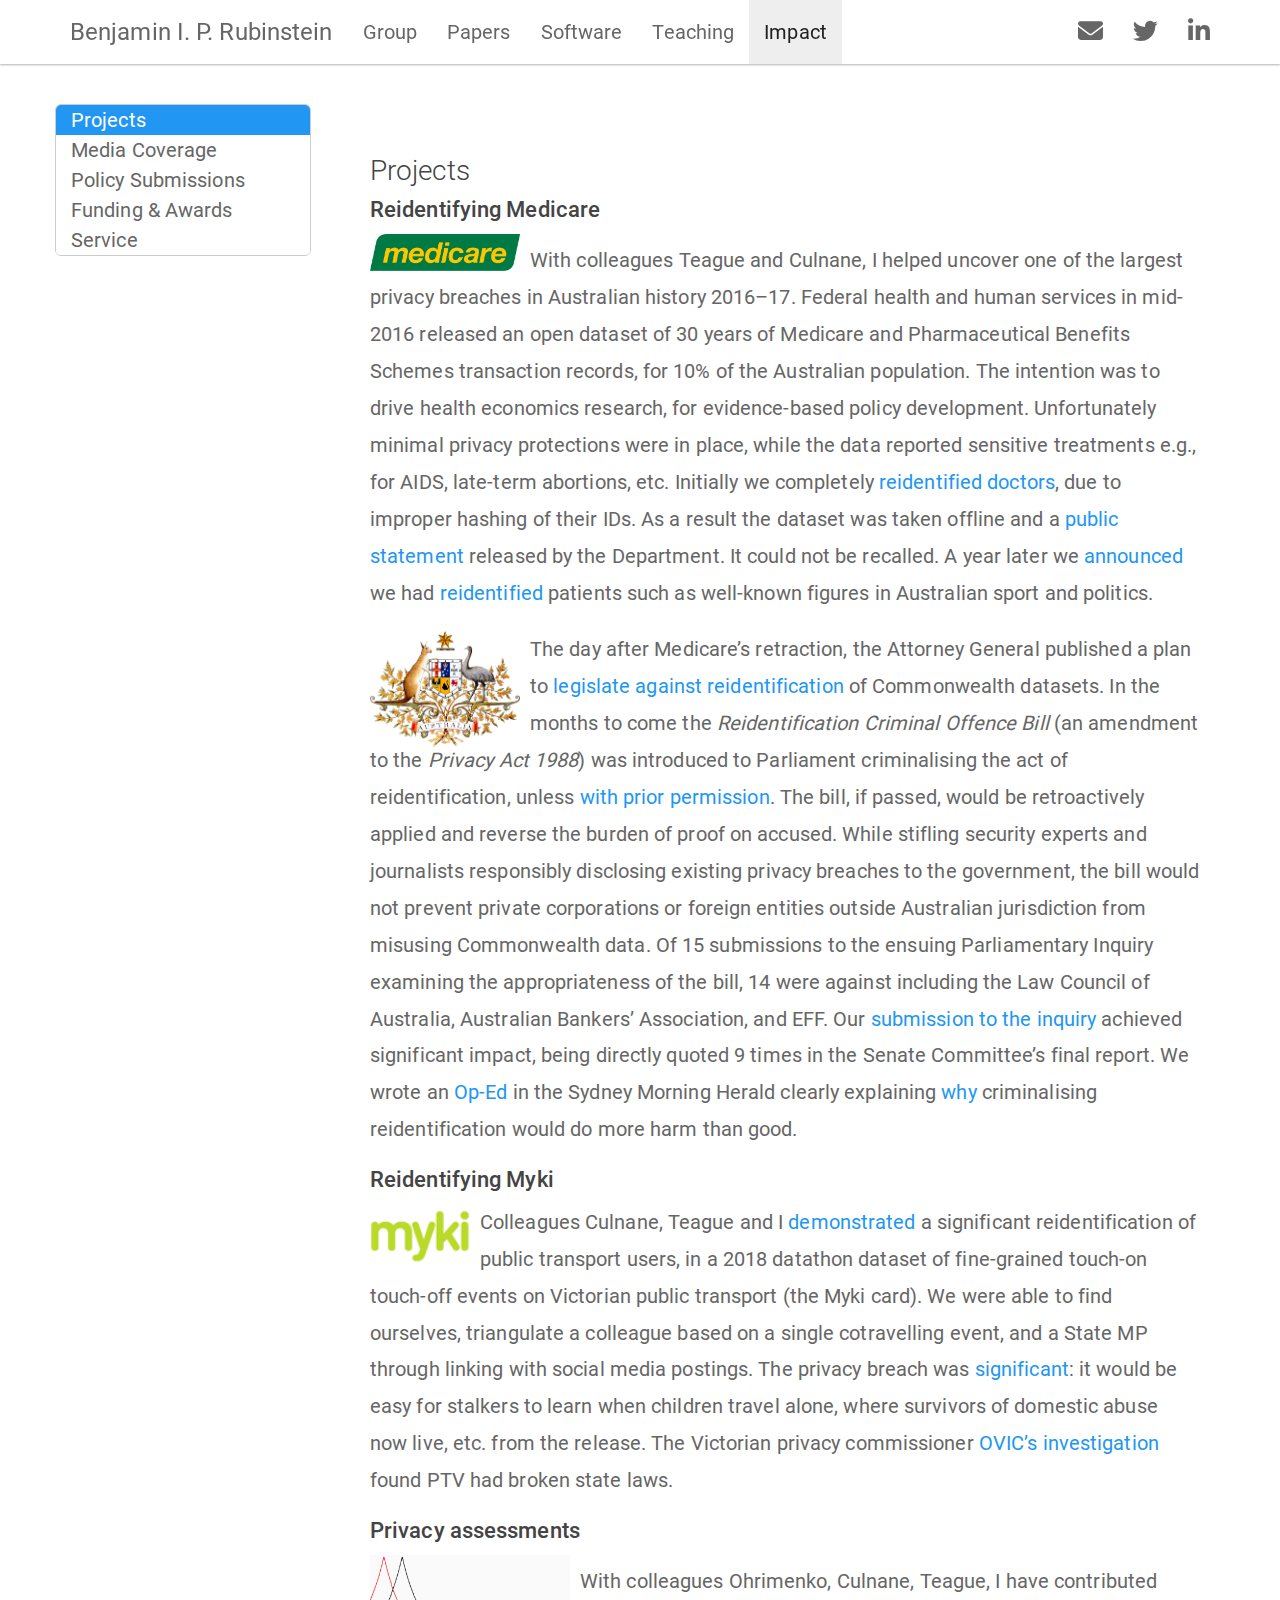
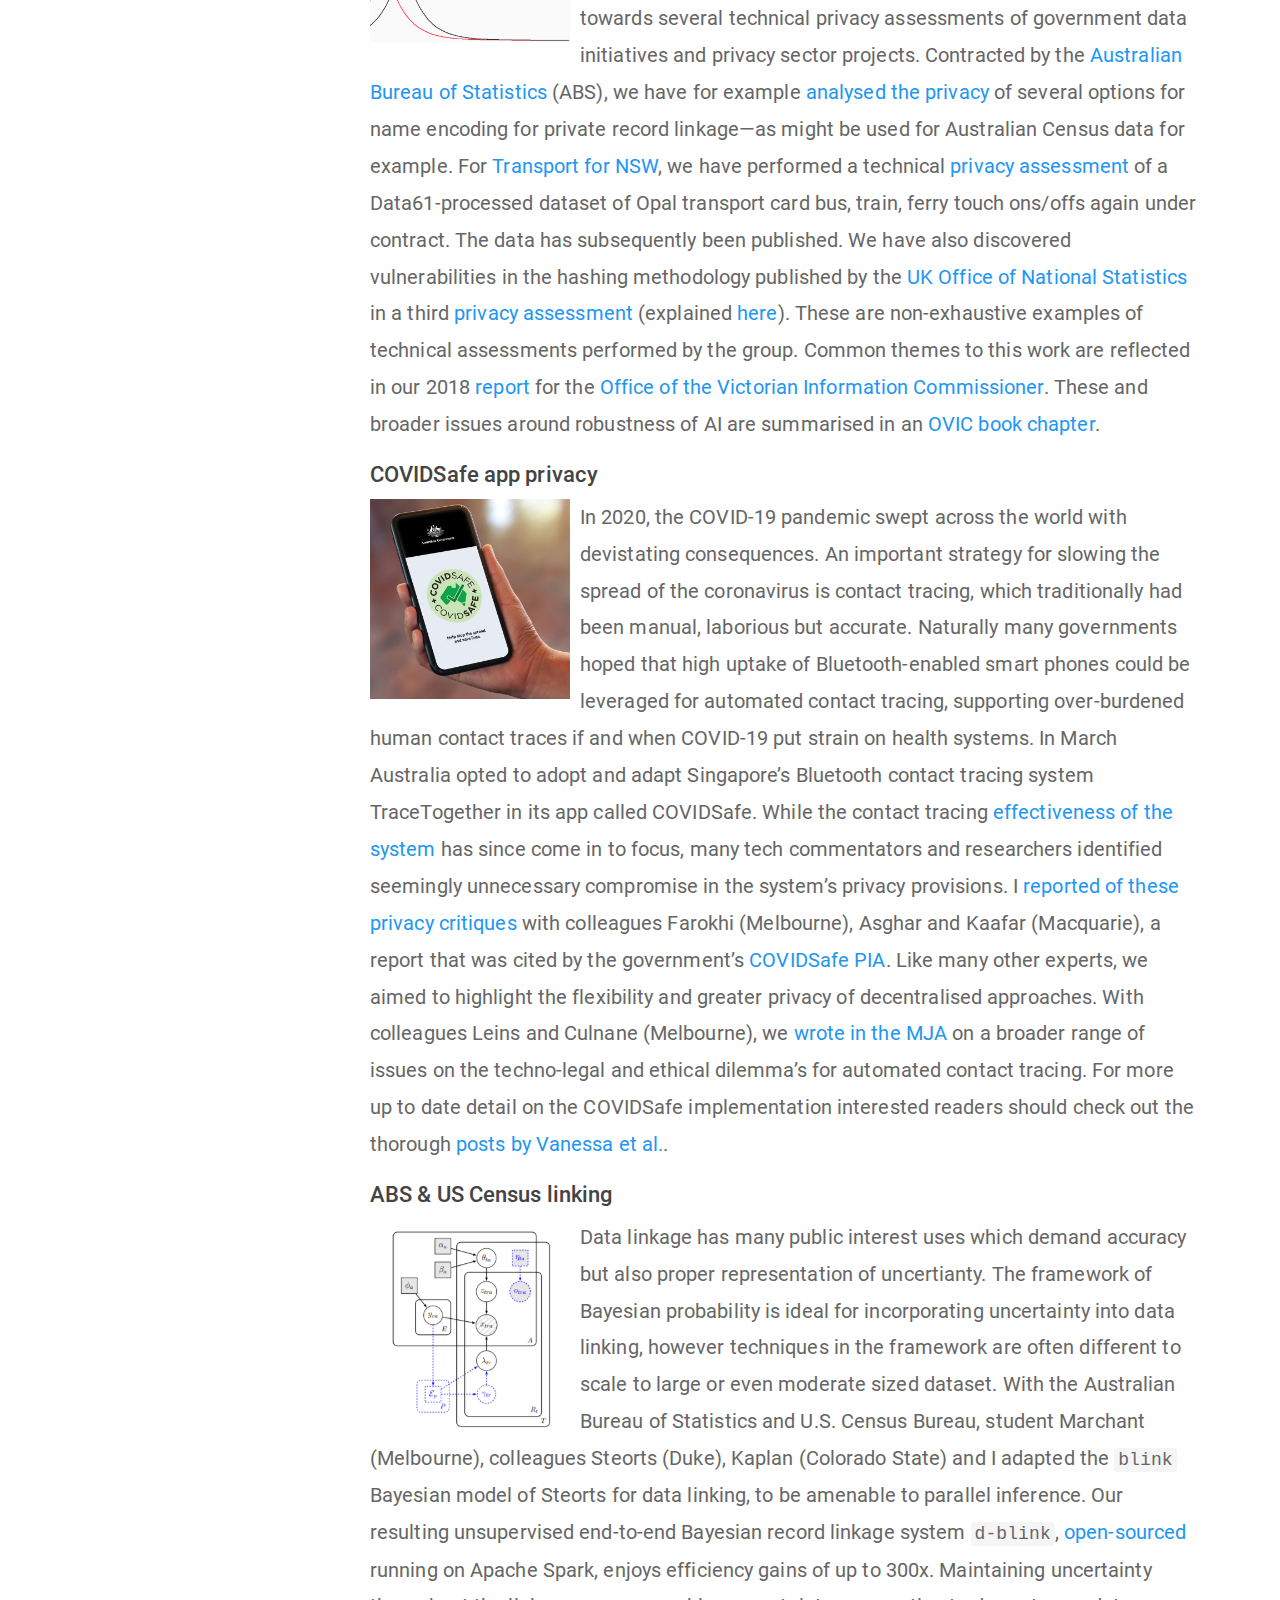
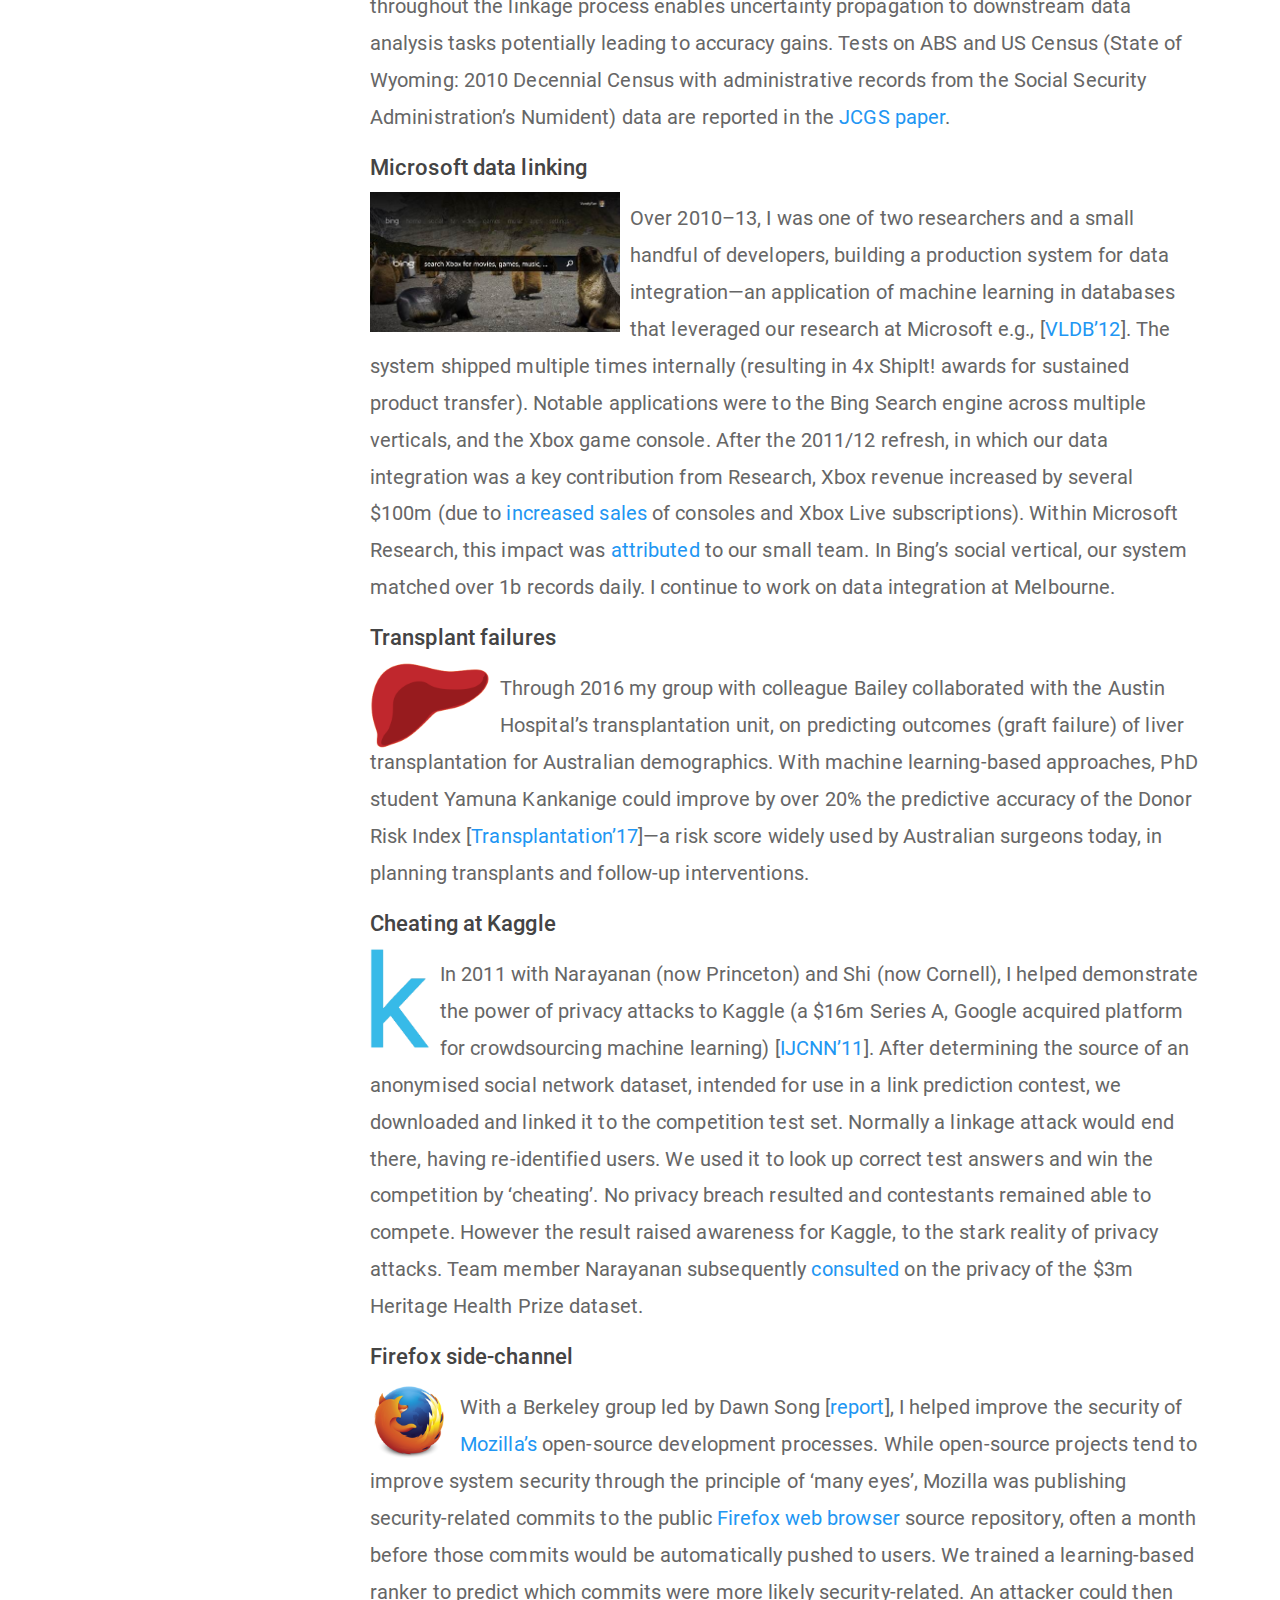
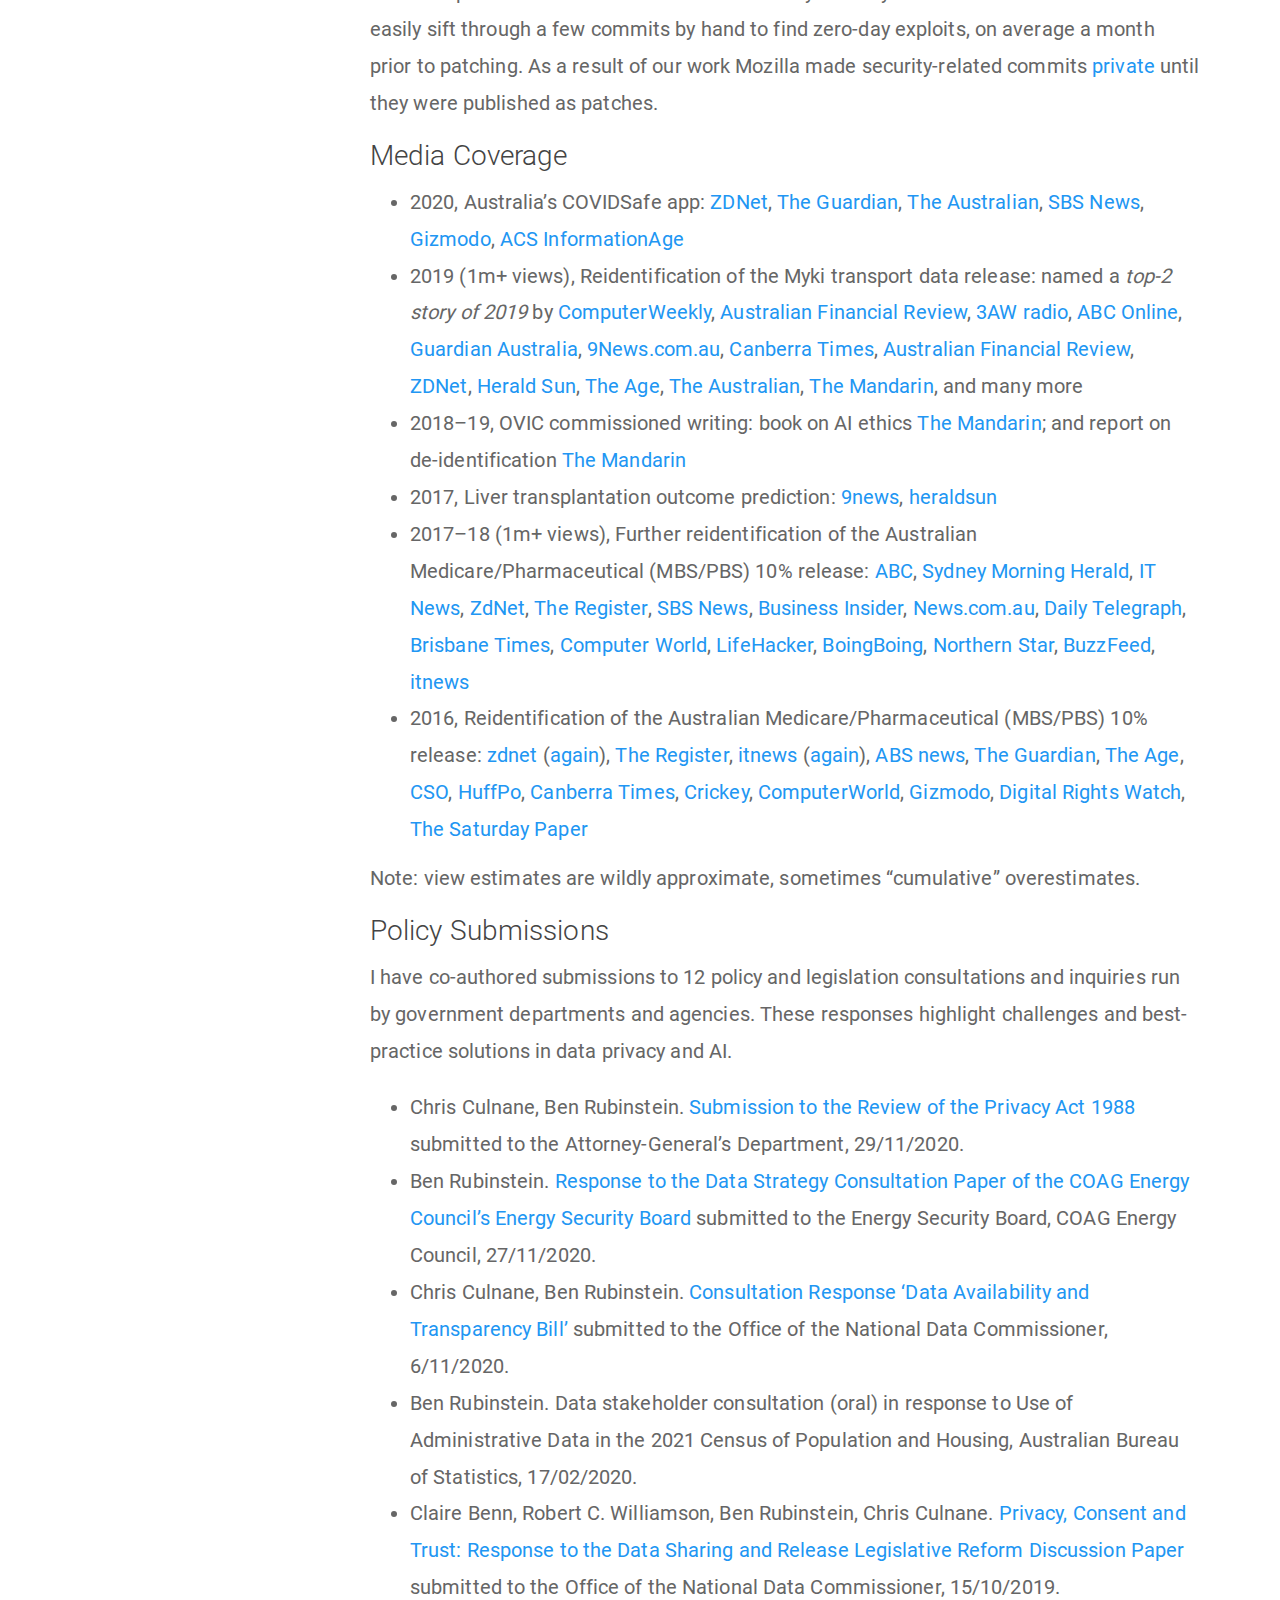
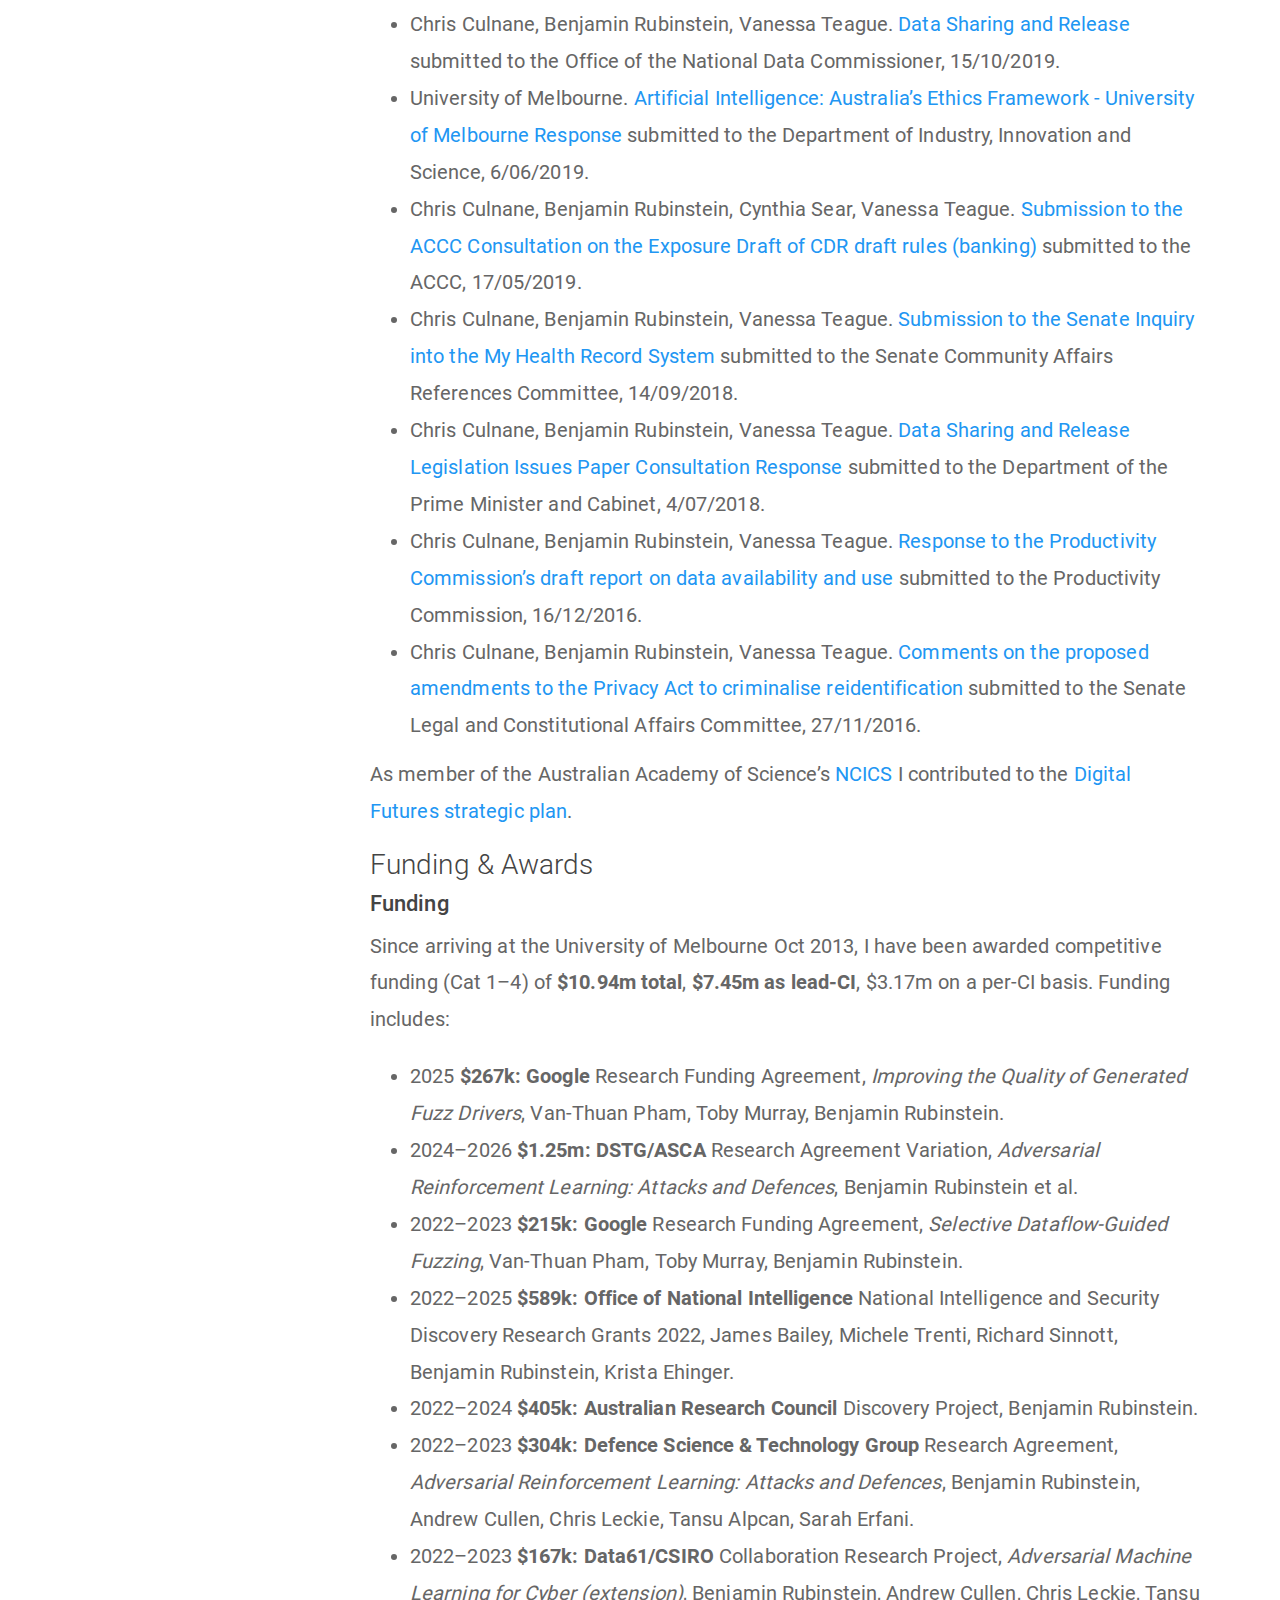
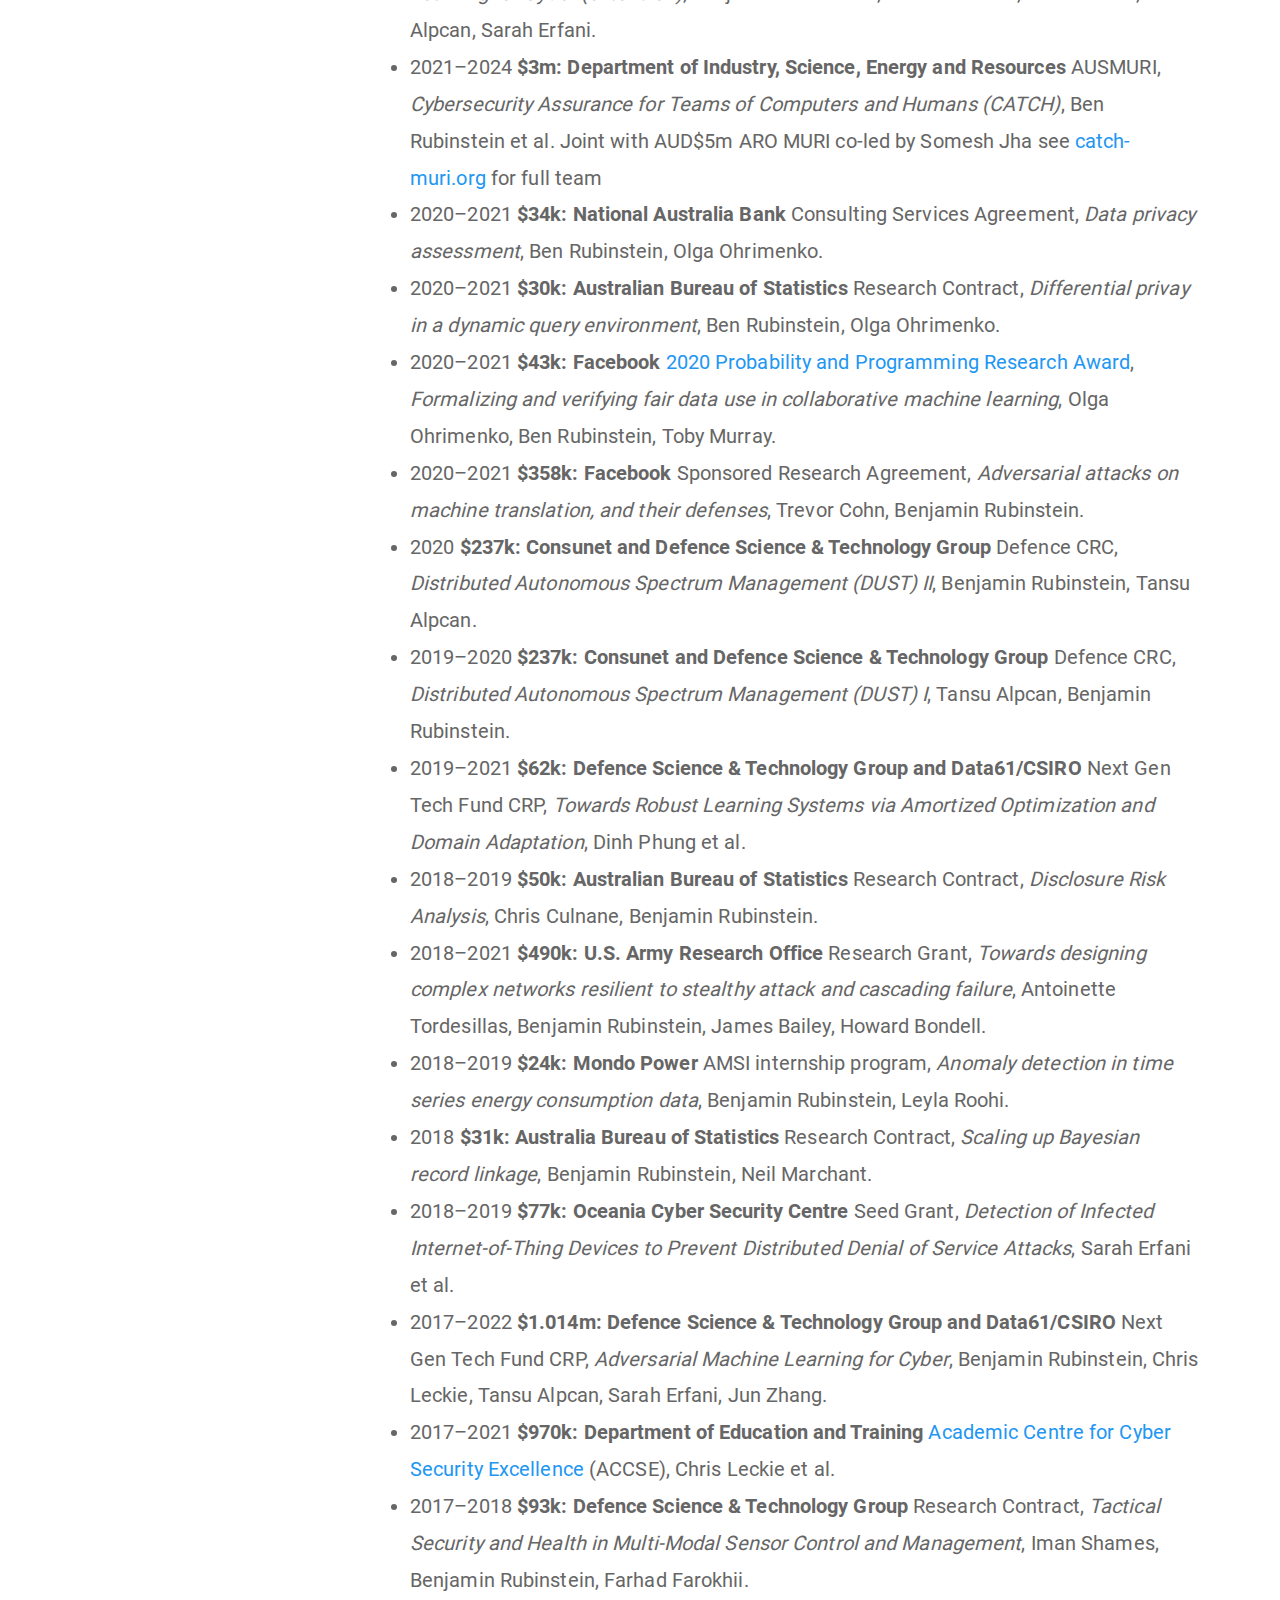
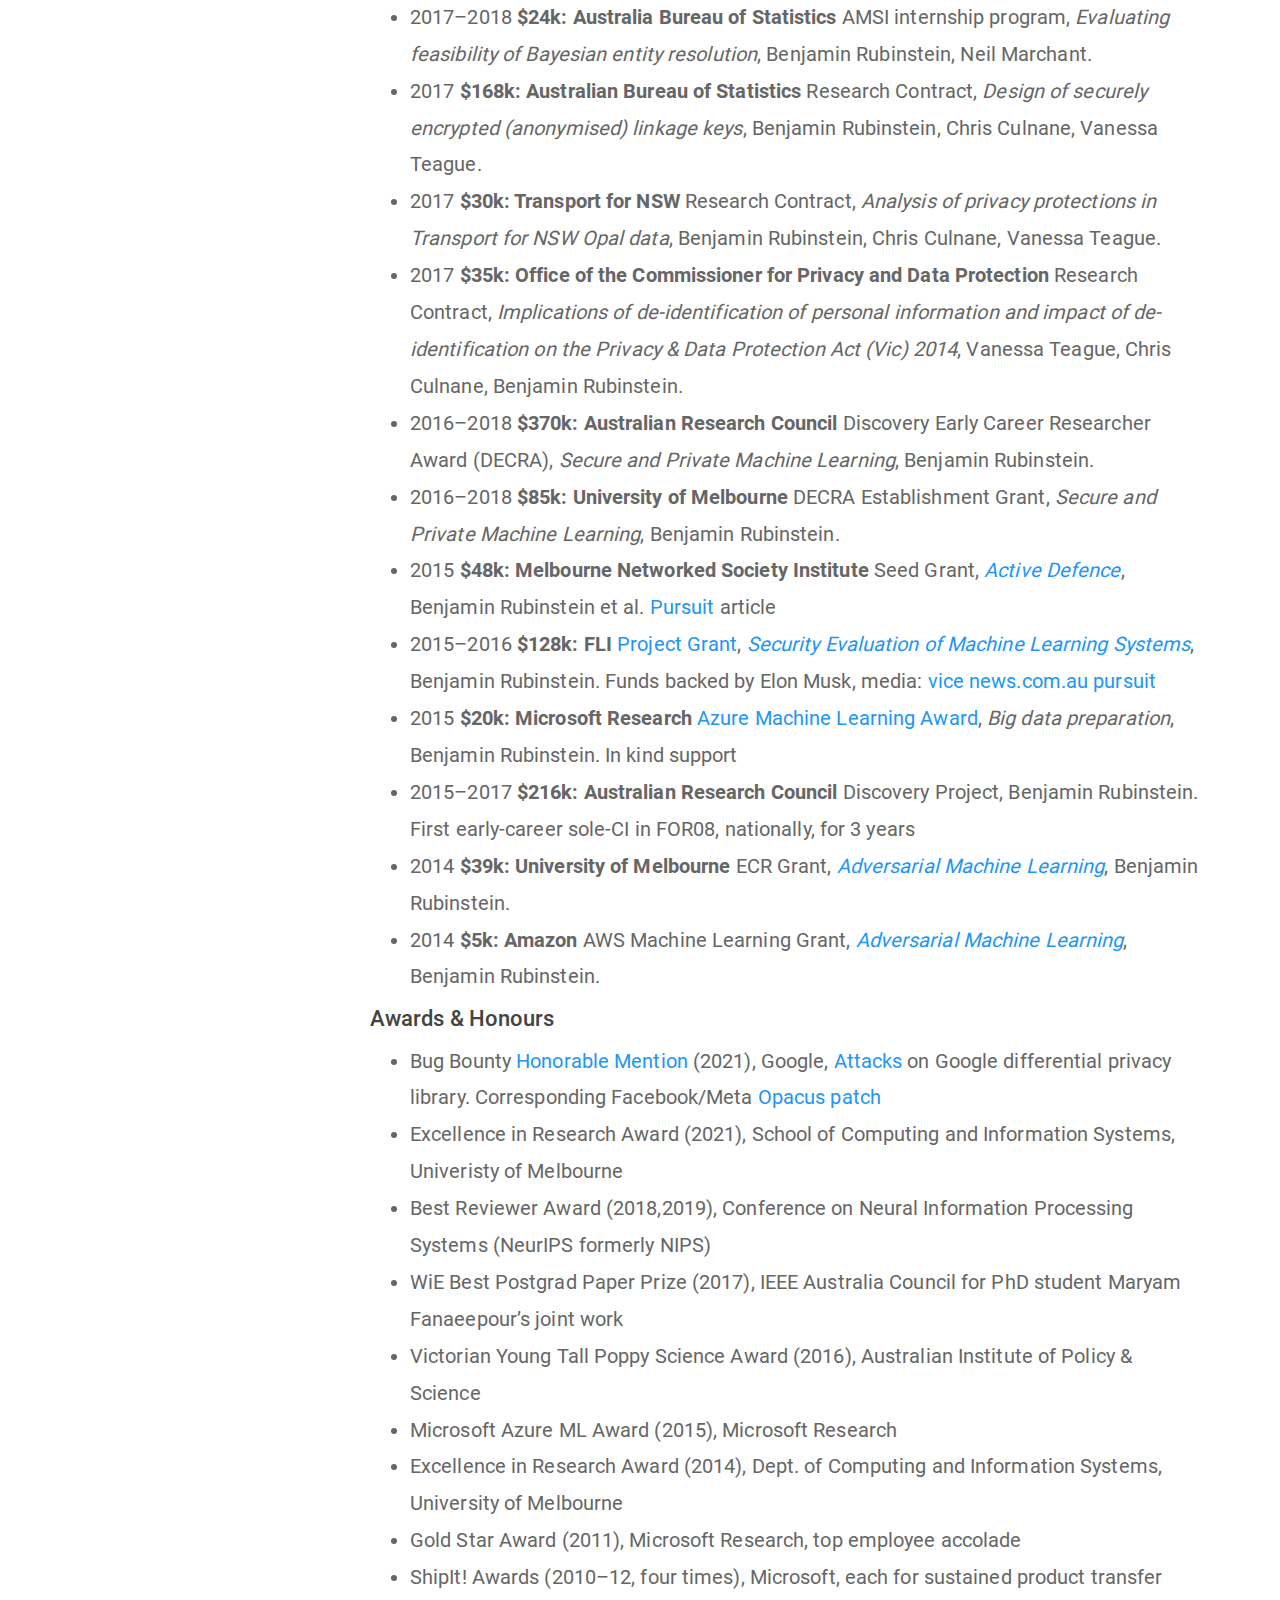
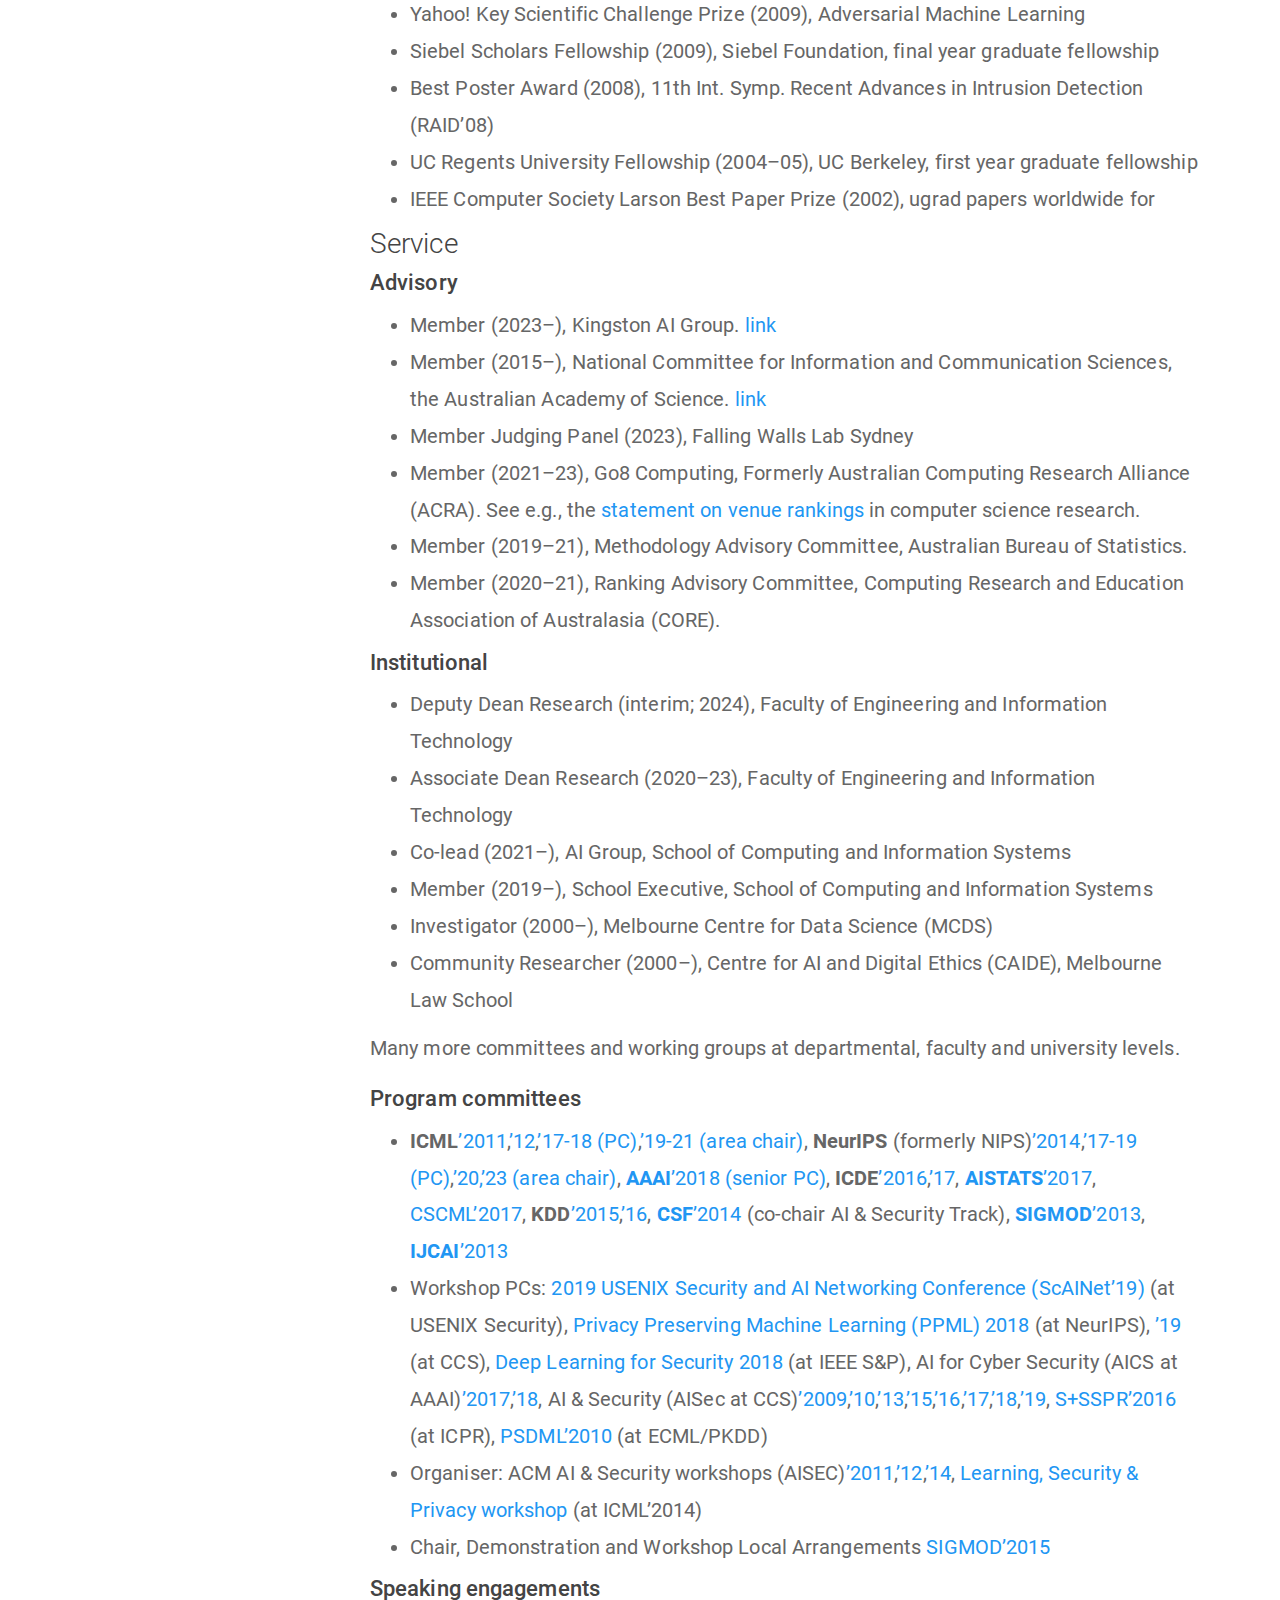
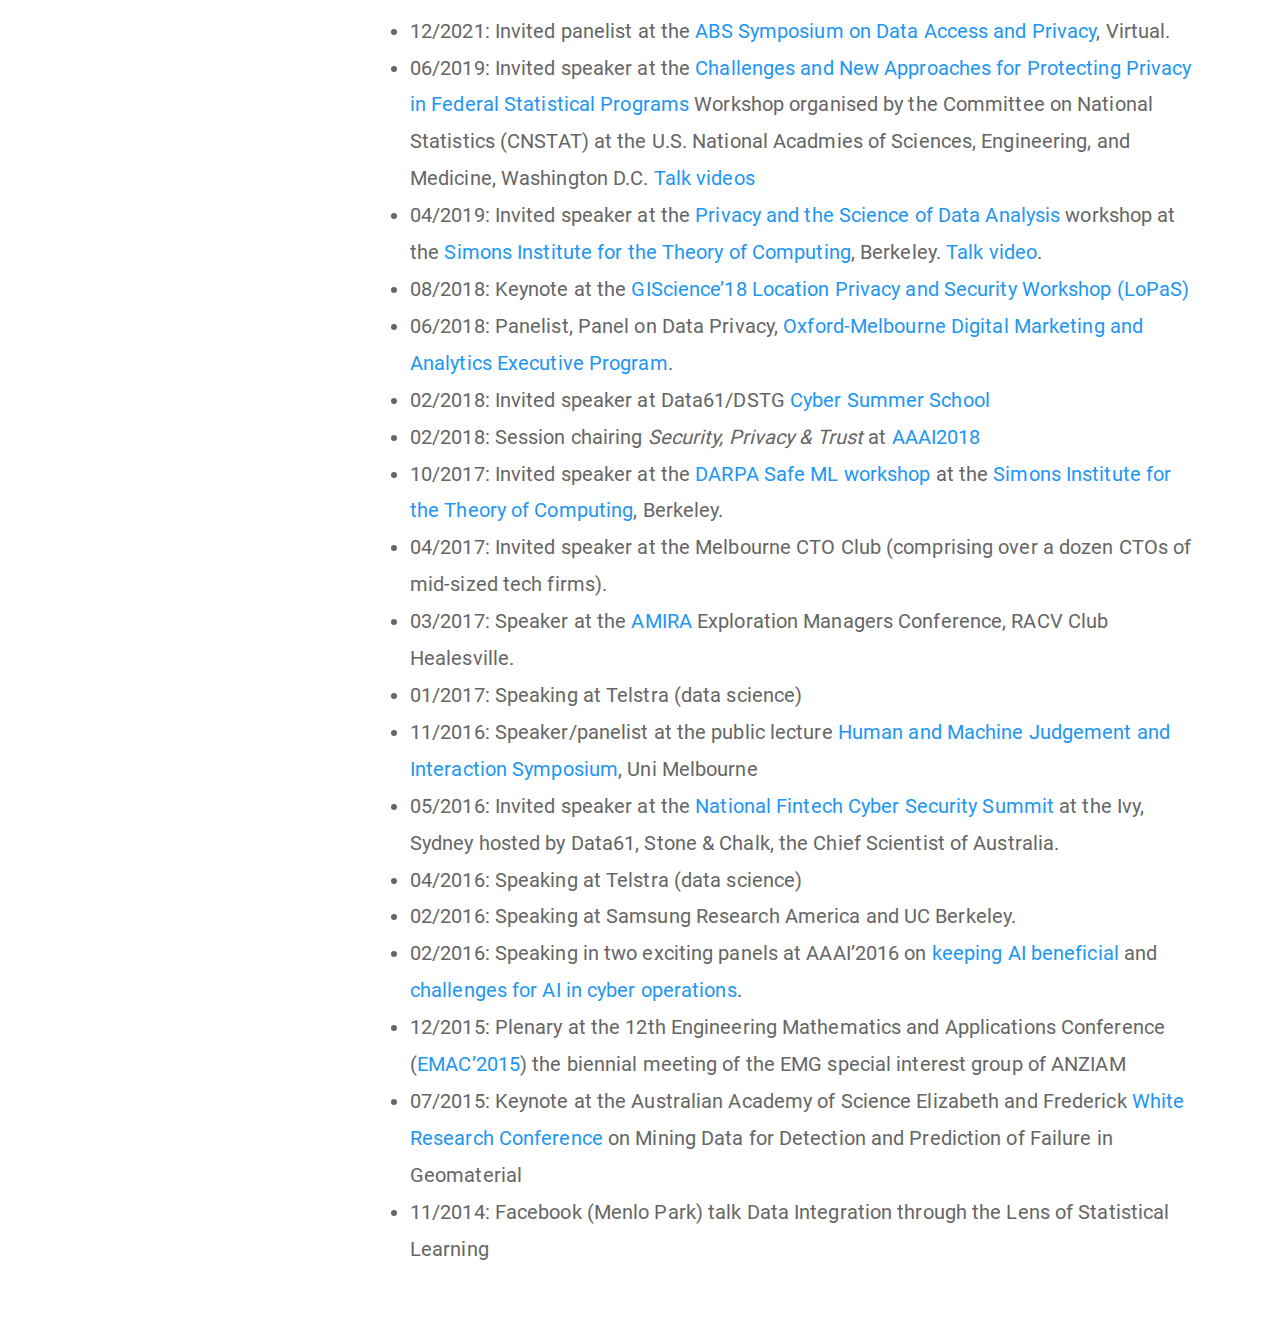
<file: impact.html>
<!DOCTYPE html>

<html>

<head>

<meta charset="utf-8" />
<meta name="generator" content="pandoc" />
<meta http-equiv="X-UA-Compatible" content="IE=EDGE" />




<title>impact.knit</title>

<script src="site_libs/header-attrs-2.25/header-attrs.js"></script>
<script src="site_libs/jquery-3.6.0/jquery-3.6.0.min.js"></script>
<meta name="viewport" content="width=device-width, initial-scale=1" />
<link href="site_libs/bootstrap-3.3.5/css/paper.min.css" rel="stylesheet" />
<script src="site_libs/bootstrap-3.3.5/js/bootstrap.min.js"></script>
<script src="site_libs/bootstrap-3.3.5/shim/html5shiv.min.js"></script>
<script src="site_libs/bootstrap-3.3.5/shim/respond.min.js"></script>
<style>h1 {font-size: 34px;}
       h1.title {font-size: 38px;}
       h2 {font-size: 30px;}
       h3 {font-size: 24px;}
       h4 {font-size: 18px;}
       h5 {font-size: 16px;}
       h6 {font-size: 12px;}
       code {color: inherit; background-color: rgba(0, 0, 0, 0.04);}
       pre:not([class]) { background-color: white }</style>
<script src="site_libs/jqueryui-1.13.2/jquery-ui.min.js"></script>
<link href="site_libs/tocify-1.9.1/jquery.tocify.css" rel="stylesheet" />
<script src="site_libs/tocify-1.9.1/jquery.tocify.js"></script>
<script src="site_libs/navigation-1.1/tabsets.js"></script>
<link href="site_libs/highlightjs-9.12.0/default.css" rel="stylesheet" />
<script src="site_libs/highlightjs-9.12.0/highlight.js"></script>
<link href="site_libs/font-awesome-6.4.2/css/all.min.css" rel="stylesheet" />
<link href="site_libs/font-awesome-6.4.2/css/v4-shims.min.css" rel="stylesheet" />

<style type="text/css">
  code{white-space: pre-wrap;}
  span.smallcaps{font-variant: small-caps;}
  span.underline{text-decoration: underline;}
  div.column{display: inline-block; vertical-align: top; width: 50%;}
  div.hanging-indent{margin-left: 1.5em; text-indent: -1.5em;}
  ul.task-list{list-style: none;}
    </style>

<style type="text/css">code{white-space: pre;}</style>
<script type="text/javascript">
if (window.hljs) {
  hljs.configure({languages: []});
  hljs.initHighlightingOnLoad();
  if (document.readyState && document.readyState === "complete") {
    window.setTimeout(function() { hljs.initHighlighting(); }, 0);
  }
}
</script>






<link rel="stylesheet" href="styles.css" type="text/css" />



<style type = "text/css">
.main-container {
  max-width: 940px;
  margin-left: auto;
  margin-right: auto;
}
img {
  max-width:100%;
}
.tabbed-pane {
  padding-top: 12px;
}
.html-widget {
  margin-bottom: 20px;
}
button.code-folding-btn:focus {
  outline: none;
}
summary {
  display: list-item;
}
details > summary > p:only-child {
  display: inline;
}
pre code {
  padding: 0;
}
</style>


<style type="text/css">
.dropdown-submenu {
  position: relative;
}
.dropdown-submenu>.dropdown-menu {
  top: 0;
  left: 100%;
  margin-top: -6px;
  margin-left: -1px;
  border-radius: 0 6px 6px 6px;
}
.dropdown-submenu:hover>.dropdown-menu {
  display: block;
}
.dropdown-submenu>a:after {
  display: block;
  content: " ";
  float: right;
  width: 0;
  height: 0;
  border-color: transparent;
  border-style: solid;
  border-width: 5px 0 5px 5px;
  border-left-color: #cccccc;
  margin-top: 5px;
  margin-right: -10px;
}
.dropdown-submenu:hover>a:after {
  border-left-color: #adb5bd;
}
.dropdown-submenu.pull-left {
  float: none;
}
.dropdown-submenu.pull-left>.dropdown-menu {
  left: -100%;
  margin-left: 10px;
  border-radius: 6px 0 6px 6px;
}
</style>

<script type="text/javascript">
// manage active state of menu based on current page
$(document).ready(function () {
  // active menu anchor
  href = window.location.pathname
  href = href.substr(href.lastIndexOf('/') + 1)
  if (href === "")
    href = "index.html";
  var menuAnchor = $('a[href="' + href + '"]');

  // mark the anchor link active (and if it's in a dropdown, also mark that active)
  var dropdown = menuAnchor.closest('li.dropdown');
  if (window.bootstrap) { // Bootstrap 4+
    menuAnchor.addClass('active');
    dropdown.find('> .dropdown-toggle').addClass('active');
  } else { // Bootstrap 3
    menuAnchor.parent().addClass('active');
    dropdown.addClass('active');
  }

  // Navbar adjustments
  var navHeight = $(".navbar").first().height() + 15;
  var style = document.createElement('style');
  var pt = "padding-top: " + navHeight + "px; ";
  var mt = "margin-top: -" + navHeight + "px; ";
  var css = "";
  // offset scroll position for anchor links (for fixed navbar)
  for (var i = 1; i <= 6; i++) {
    css += ".section h" + i + "{ " + pt + mt + "}\n";
  }
  style.innerHTML = "body {" + pt + "padding-bottom: 40px; }\n" + css;
  document.head.appendChild(style);
});
</script>

<!-- tabsets -->

<style type="text/css">
.tabset-dropdown > .nav-tabs {
  display: inline-table;
  max-height: 500px;
  min-height: 44px;
  overflow-y: auto;
  border: 1px solid #ddd;
  border-radius: 4px;
}

.tabset-dropdown > .nav-tabs > li.active:before, .tabset-dropdown > .nav-tabs.nav-tabs-open:before {
  content: "\e259";
  font-family: 'Glyphicons Halflings';
  display: inline-block;
  padding: 10px;
  border-right: 1px solid #ddd;
}

.tabset-dropdown > .nav-tabs.nav-tabs-open > li.active:before {
  content: "\e258";
  font-family: 'Glyphicons Halflings';
  border: none;
}

.tabset-dropdown > .nav-tabs > li.active {
  display: block;
}

.tabset-dropdown > .nav-tabs > li > a,
.tabset-dropdown > .nav-tabs > li > a:focus,
.tabset-dropdown > .nav-tabs > li > a:hover {
  border: none;
  display: inline-block;
  border-radius: 4px;
  background-color: transparent;
}

.tabset-dropdown > .nav-tabs.nav-tabs-open > li {
  display: block;
  float: none;
}

.tabset-dropdown > .nav-tabs > li {
  display: none;
}
</style>

<!-- code folding -->



<style type="text/css">

#TOC {
  margin: 25px 0px 20px 0px;
}
@media (max-width: 768px) {
#TOC {
  position: relative;
  width: 100%;
}
}

@media print {
.toc-content {
  /* see https://github.com/w3c/csswg-drafts/issues/4434 */
  float: right;
}
}

.toc-content {
  padding-left: 30px;
  padding-right: 40px;
}

div.main-container {
  max-width: 1200px;
}

div.tocify {
  width: 20%;
  max-width: 260px;
  max-height: 85%;
}

@media (min-width: 768px) and (max-width: 991px) {
  div.tocify {
    width: 25%;
  }
}

@media (max-width: 767px) {
  div.tocify {
    width: 100%;
    max-width: none;
  }
}

.tocify ul, .tocify li {
  line-height: 20px;
}

.tocify-subheader .tocify-item {
  font-size: 0.90em;
}

.tocify .list-group-item {
  border-radius: 0px;
}


</style>



</head>

<body>


<div class="container-fluid main-container">


<!-- setup 3col/9col grid for toc_float and main content  -->
<div class="row">
<div class="col-xs-12 col-sm-4 col-md-3">
<div id="TOC" class="tocify">
</div>
</div>

<div class="toc-content col-xs-12 col-sm-8 col-md-9">




<div class="navbar navbar-default  navbar-fixed-top" role="navigation">
  <div class="container">
    <div class="navbar-header">
      <button type="button" class="navbar-toggle collapsed" data-toggle="collapse" data-bs-toggle="collapse" data-target="#navbar" data-bs-target="#navbar">
        <span class="icon-bar"></span>
        <span class="icon-bar"></span>
        <span class="icon-bar"></span>
      </button>
      <a class="navbar-brand" href="index.html">Benjamin I. P. Rubinstein</a>
    </div>
    <div id="navbar" class="navbar-collapse collapse">
      <ul class="nav navbar-nav">
        <li>
  <a href="group.html">Group</a>
</li>
<li>
  <a href="pubs.html">Papers</a>
</li>
<li>
  <a href="software.html">Software</a>
</li>
<li>
  <a href="teaching.html">Teaching</a>
</li>
<li>
  <a href="impact.html">Impact</a>
</li>
      </ul>
      <ul class="nav navbar-nav navbar-right">
        <li>
  <a href="contact.html">
    <span class="fa fa-envelope fa-lg"></span>
     
  </a>
</li>
<li>
  <a href="https://twitter.com/bipr">
    <span class="fa fa-twitter fa-lg"></span>
     
  </a>
</li>
<li>
  <a href="http://www.linkedin.com/in/benjaminrubinstein">
    <span class="fa fa-linkedin fa-lg"></span>
     
  </a>
</li>
      </ul>
    </div><!--/.nav-collapse -->
  </div><!--/.container -->
</div><!--/.navbar -->

<div id="header">




</div>


<p><link rel="stylesheet" href="styles.css" type="text/css"></p>
<p><br></p>
<div id="projects" class="section level2">
<h2>Projects</h2>
<div id="reidentifying-medicare" class="section level3">
<h3>Reidentifying Medicare</h3>
<!--Public domain image source: https://commons.wikimedia.org/wiki/File:Medicare_brand.svg-->
<p><img src="images/medicare.png" style="width:150px; margin-right: 10px; margin-bottom: -10px" align="left"></p>
<p>With colleagues Teague and Culnane, I helped uncover one of the
largest privacy breaches in Australian history 2016–17. Federal health
and human services in mid-2016 released an open dataset of 30 years of
Medicare and Pharmaceutical Benefits Schemes transaction records, for
10% of the Australian population. The intention was to drive health
economics research, for evidence-based policy development. Unfortunately
minimal privacy protections were in place, while the data reported
sensitive treatments e.g., for AIDS, late-term abortions, etc. Initially
we completely <a
href="https://pursuit.unimelb.edu.au/articles/understanding-the-maths-is-crucial-for-protecting-privacy">reidentified
doctors</a>, due to improper hashing of their IDs. As a result the
dataset was taken offline and a <a
href="http://www.health.gov.au/internet/main/publishing.nsf/Content/mr-yr16-dept-dept005.htm">public
statement</a> released by the Department. It could not be recalled. A
year later we <a
href="https://pursuit.unimelb.edu.au/articles/the-simple-process-of-re-identifying-patients-in-public-health-records">announced</a>
we had <a href="https://arxiv.org/abs/1712.05627">reidentified</a>
patients such as well-known figures in Australian sport and
politics.</p>
<!--Public domain image source: https://commons.wikimedia.org/wiki/File:Australian_Coat_of_Arms.png-->
<p><img src="images/govt.png" style="width:150px; margin-right: 10px; margin-bottom: -10px" align="left"></p>
<p>The day after Medicare’s retraction, the Attorney General published a
plan to <a
href="https://www.attorneygeneral.gov.au/Mediareleases/Pages/2016/ThirdQuarter/Amendment-to-the-Privacy-Act-to-further-protect-de-identified-data.aspx">legislate
against reidentification</a> of Commonwealth datasets. In the months to
come the <em>Reidentification Criminal Offence Bill</em> (an amendment
to the <em>Privacy Act 1988</em>) was introduced to Parliament
criminalising the act of reidentification, unless <a
href="http://www.itnews.com.au/news/brandis-says-white-hats-will-be-exempt-from-data-law-changes-438496">with</a>
<a
href="http://www.canberratimes.com.au/national/public-service/government-appoints-information-watchdog-timothy-pilgrim-but-no-one-to-fill-top-privacy-foi-jobs-20160928-grqm9j.html">prior</a>
<a
href="https://www.oaic.gov.au/media-and-speeches/statements/australian-privacy-commissioner-s-investigation-into-published-mbs-and-pbs-data-sets">permission</a>.
The bill, if passed, would be retroactively applied and reverse the
burden of proof on accused. While stifling security experts and
journalists responsibly disclosing existing privacy breaches to the
government, the bill would not prevent private corporations or foreign
entities outside Australian jurisdiction from misusing Commonwealth
data. Of 15 submissions to the ensuing Parliamentary Inquiry examining
the appropriateness of the bill, 14 were against including the Law
Council of Australia, Australian Bankers’ Association, and EFF. Our <a
href="http://www.aph.gov.au/Parliamentary_Business/Committees/Senate/Legal_and_Constitutional_Affairs/PrivacyReidentification/Submissions">submission
to the inquiry</a> achieved significant impact, being directly quoted 9
times in the Senate Committee’s final report. We wrote an <a
href="http://www.smh.com.au/national/public-service/can-the-government-really-protect-your-privacy-when-it-deidentifies-public-data-20161204-gt3nny.html">Op-Ed</a>
in the Sydney Morning Herald clearly explaining <a
href="https://pursuit.unimelb.edu.au/articles/crime-and-privacy-in-open-data">why</a>
criminalising reidentification would do more harm than good.</p>
</div>
<div id="reidentifying-myki" class="section level3">
<h3>Reidentifying Myki</h3>
<p><img src="images/Myki_logo.gif" style="width:100px; margin-right: 10px;" align="left">
Colleagues Culnane, Teague and I <a
href="https://arxiv.org/abs/1908.05004">demonstrated</a> a significant
reidentification of public transport users, in a 2018 datathon dataset
of fine-grained touch-on touch-off events on Victorian public transport
(the Myki card). We were able to find ourselves, triangulate a colleague
based on a single cotravelling event, and a State MP through linking
with social media postings. The privacy breach was <a
href="https://pursuit.unimelb.edu.au/articles/two-data-points-enough-to-spot-you-in-open-transport-records">significant</a>:
it would be easy for stalkers to learn when children travel alone, where
survivors of domestic abuse now live, etc. from the release. The
Victorian privacy commissioner <a
href="https://ovic.vic.gov.au/mediarelease/information-commissioner-investigates-breach-of-myki-users-privacy/">OVIC’s
investigation</a> found PTV had broken state laws.</p>
</div>
<div id="privacy-assessments" class="section level3">
<h3>Privacy assessments</h3>
<p><img src="images/laplace.png" style="width:200px; margin-right: 10px;" align="left"></p>
<p>With colleagues Ohrimenko, Culnane, Teague, I have contributed
towards several technical privacy assessments of government data
initiatives and privacy sector projects. Contracted by the <a
href="http://www.abs.gov.au/">Australian Bureau of Statistics</a> (ABS),
we have for example <a href="https://arxiv.org/abs/1802.07975">analysed
the privacy</a> of several options for name encoding for private record
linkage—as might be used for Australian Census data for example. For <a
href="https://www.transport.nsw.gov.au/">Transport for NSW</a>, we have
performed a technical <a href="https://arxiv.org/abs/1704.08547">privacy
assessment</a> of a Data61-processed dataset of Opal transport card bus,
train, ferry touch ons/offs again under contract. The data has
subsequently been published. We have also discovered vulnerabilities in
the hashing methodology published by the <a
href="https://www.ons.gov.uk/">UK Office of National Statistics</a> in a
third <a href="https://arxiv.org/abs/1712.00871">privacy assessment</a>
(explained <a
href="https://pursuit.unimelb.edu.au/articles/how-small-details-can-create-a-big-problem">here</a>).
These are non-exhaustive examples of technical assessments performed by
the group. Common themes to this work are reflected in our 2018 <a
href="https://ovic.vic.gov.au/resource/protecting-unit-record-level-personal-information/">report</a>
for the <a href="https://www.cpdp.vic.gov.au">Office of the Victorian
Information Commissioner</a>. These and broader issues around robustness
of AI are summarised in an <a
href="https://ovic.vic.gov.au/closer-to-the-machine-ai-publication/">OVIC
book chapter</a>.</p>
</div>
<div id="covidsafe-app-privacy" class="section level3">
<h3>COVIDSafe app privacy</h3>
<p><img src="images/covidsafe-phone-image.jpg" style="width:200px; margin-right: 10px;" align="left">
In 2020, the COVID-19 pandemic swept across the world with devistating
consequences. An important strategy for slowing the spread of the
coronavirus is contact tracing, which traditionally had been manual,
laborious but accurate. Naturally many governments hoped that high
uptake of Bluetooth-enabled smart phones could be leveraged for
automated contact tracing, supporting over-burdened human contact traces
if and when COVID-19 put strain on health systems. In March Australia
opted to adopt and adapt Singapore’s Bluetooth contact tracing system
TraceTogether in its app called COVIDSafe. While the contact tracing <a
href="https://www.abc.net.au/news/2020-11-04/coronavirus-covidsafe-app-effectiveness-questioned-by-sa-police/12846556">effectiveness</a>
<a
href="https://thenewdaily.com.au/news/coronavirus/2020/08/24/covid-safe-app-coronavirus/">of</a>
<a
href="https://thenewdaily.com.au/news/national/2020/07/08/covidfail-app/">the</a>
<a
href="https://www.innovationaus.com/time-for-a-covidsafe-review-edward-santow/">system</a>
has since come in to focus, many tech commentators and researchers
identified seemingly unnecessary compromise in the system’s privacy
provisions. I <a
href="https://eng.unimelb.edu.au/ingenium/technology-and-society/on-the-privacy-of-tracetogether,-the-singaporean-covid-19-contact-tracing-mobile-app,-and-recommendations-for-australia">reported
of these privacy critiques</a> with colleagues Farokhi (Melbourne),
Asghar and Kaafar (Macquarie), a report that was cited by the
government’s <a
href="https://www.health.gov.au/sites/default/files/documents/2020/04/covidsafe-application-privacy-impact-assessment-covidsafe-application-privacy-impact-assessment.pdf">COVIDSafe
PIA</a>. Like many other experts, we aimed to highlight the flexibility
and greater privacy of decentralised approaches. With colleagues Leins
and Culnane (Melbourne), we <a
href="https://onlinelibrary.wiley.com/doi/full/10.5694/mja2.50669">wrote
in the MJA</a> on a broader range of issues on the techno-legal and
ethical dilemma’s for automated contact tracing. For more up to date
detail on the COVIDSafe implementation interested readers should check
out the thorough <a
href="https://github.com/vteague/contactTracing">posts by Vanessa et
al.</a>.</p>
</div>
<div id="abs-us-census-linking" class="section level3">
<h3>ABS &amp; US Census linking</h3>
<p><img src="images/d-blink.PNG" style="width:200px; margin-right: 10px;" align="left">
Data linkage has many public interest uses which demand accuracy but
also proper representation of uncertianty. The framework of Bayesian
probability is ideal for incorporating uncertainty into data linking,
however techniques in the framework are often different to scale to
large or even moderate sized dataset. With the Australian Bureau of
Statistics and U.S. Census Bureau, student Marchant (Melbourne),
colleagues Steorts (Duke), Kaplan (Colorado State) and I adapted the
<code>blink</code> Bayesian model of Steorts for data linking, to be
amenable to parallel inference. Our resulting unsupervised end-to-end
Bayesian record linkage system <code>d-blink</code>, <a
href="https://github.com/ngmarchant/dblink">open-sourced</a> running on
Apache Spark, enjoys efficiency gains of up to 300x. Maintaining
uncertainty throughout the linkage process enables uncertainty
propagation to downstream data analysis tasks potentially leading to
accuracy gains. Tests on ABS and US Census (State of Wyoming: 2010
Decennial Census with administrative records from the Social Security
Administration’s Numident) data are reported in the <a
href="https://amstat.tandfonline.com/doi/full/10.1080/10618600.2020.1825451">JCGS
paper</a>.</p>
</div>
<div id="microsoft-data-linking" class="section level3">
<h3>Microsoft data linking</h3>
<p><img src="images/leibniz.jpg" style="width:250px; margin-right: 10px; margin-bottom: -10px" align="left"></p>
<p>Over 2010–13, I was one of two researchers and a small handful of
developers, building a production system for data integration—an
application of machine learning in databases that leveraged our research
at Microsoft e.g., [<a
href="http://vldb.org/pvldb/vol5/p550_bozhao_vldb2012.pdf">VLDB’12</a>].
The system shipped multiple times internally (resulting in 4x ShipIt!
awards for sustained product transfer). Notable applications were to the
Bing Search engine across multiple verticals, and the Xbox game console.
After the 2011/12 refresh, in which our data integration was a key
contribution from Research, Xbox revenue increased by several $100m (due
to <a
href="http://allthingsd.com/20120510/microsofts-sneaky-success-the-xbox-is-the-most-popular-video-player-in-the-u-s/">increased</a>
<a
href="http://allthingsd.com/20120327/xbox-users-clocking-more-hours-gobbling-media-than-gaming-online/">sales</a>
of consoles and Xbox Live subscriptions). Within Microsoft Research,
this impact was <a
href="http://www.bing.com/community/site_blogs/b/search/archive/2011/12/08/bing-on-xbox-team-don-t-be-shy-about-talking-to-the-tv.aspx">attributed</a>
to our small team. In Bing’s social vertical, our system matched over 1b
records daily. I continue to work on data integration at Melbourne.</p>
</div>
<div id="transplant-failures" class="section level3">
<h3>Transplant failures</h3>
<!--Public domain image source: https://commons.wikimedia.org/wiki/File:Liver.svg-->
<p><img src="images/liver.png" style="width:120px; margin-right: 10px; margin-bottom: -10px" align="left"></p>
<p>Through 2016 my group with colleague Bailey collaborated with the
Austin Hospital’s transplantation unit, on predicting outcomes (graft
failure) of liver transplantation for Australian demographics. With
machine learning-based approaches, PhD student Yamuna Kankanige could
improve by over 20% the predictive accuracy of the Donor Risk Index [<a
href="https://www.ncbi.nlm.nih.gov/pubmed/27941428">Transplantation’17</a>]—a
risk score widely used by Australian surgeons today, in planning
transplants and follow-up interventions.</p>
</div>
<div id="cheating-at-kaggle" class="section level3">
<h3>Cheating at Kaggle</h3>
<p><img src="images/k.png" style="width:60px; margin-right: 10px;" align="left"></p>
<p>In 2011 with Narayanan (now Princeton) and Shi (now Cornell), I
helped demonstrate the power of privacy attacks to Kaggle (a $16m Series
A, Google acquired platform for crowdsourcing machine learning) [<a
href="http://arxiv.org/abs/1102.4374">IJCNN’11</a>]. After determining
the source of an anonymised social network dataset, intended for use in
a link prediction contest, we downloaded and linked it to the
competition test set. Normally a linkage attack would end there, having
re-identified users. We used it to look up correct test answers and win
the competition by ‘cheating’. No privacy breach resulted and
contestants remained able to compete. However the result raised
awareness for Kaggle, to the stark reality of privacy attacks. Team
member Narayanan subsequently <a
href="http://randomwalker.info/publications/heritage-health-re-identifiability.pdf">consulted</a>
on the privacy of the $3m Heritage Health Prize dataset.</p>
</div>
<div id="firefox-side-channel" class="section level3">
<h3>Firefox side-channel</h3>
<!--Public domain image source: https://commons.wikimedia.org/wiki/File:Firefox_logo-sospc.name_.png-->
<p><img src="images/firefox.png" style="width:80px; margin-right: 10px;" align="left"></p>
<p>With a Berkeley group led by Dawn Song [<a
href="http://www.eecs.berkeley.edu/Pubs/TechRpts/2011/EECS-2011-98.html">report</a>],
I helped improve the security of <a
href="https://www.mozilla.org/">Mozilla’s</a> open-source development
processes. While open-source projects tend to improve system security
through the principle of ‘many eyes’, Mozilla was publishing
security-related commits to the public <a
href="https://www.mozilla.org/en-US/firefox/">Firefox web browser</a>
source repository, often a month before those commits would be
automatically pushed to users. We trained a learning-based ranker to
predict which commits were more likely security-related. An attacker
could then easily sift through a few commits by hand to find zero-day
exploits, on average a month prior to patching. As a result of our work
Mozilla made security-related commits <a
href="https://www.mozilla.org/en-US/about/governance/policies/security-group/membership/">private</a>
until they were published as patches.</p>
</div>
</div>
<div id="media-coverage" class="section level2">
<h2>Media Coverage</h2>
<ul>
<li>2020, Australia’s COVIDSafe app: <a
href="https://www.zdnet.com/article/australias-covid-19-trace-tracking-app-still-weeks-away/">ZDNet</a>,
<a
href="https://www.theguardian.com/australia-news/2020/may/15/covid-safe-app-australia-how-download-does-it-work-australian-government-covidsafe-covid19-tracking-downloads#maincontent">The
Guardian</a>, <a
href="https://www.theaustralian.com.au/news/push-to-strengthen-privacy-of-proposed-coronavirus-contact-app/news-story/a73a249ec7ad8d6caff12ff4ca75c3ec">The
Australian</a>, <a
href="https://www.sbs.com.au/news/the-feed/privacy-experts-are-concerned-about-the-government-s-coronavirus-tracing-app-here-s-why">SBS
News</a>, <a
href="https://www.gizmodo.com.au/2020/04/coronavirus-tracing-app-australia-source-code/">Gizmodo</a>,
<a
href="https://ia.acs.org.au/article/2020/apple-and-google-join-forces-to-fight-covid-19.html">ACS
InformationAge</a></li>
<li>2019 (1m+ views), Reidentification of the Myki transport data
release: named a <em>top-2 story of 2019</em> by <a
href="https://www.computerweekly.com/news/252475676/Top-10-Australia-IT-stories-of-2019">ComputerWeekly</a>,
<a
href="https://www.afr.com/technology/myki-data-release-found-to-have-breached-privacy-laws-20190815-p52hbo#:~:text=Public%20Transport%20Victoria%20could%20be,and%20their%20travel%20patterns%20discoverable.">Australian
Financial Review</a>, <a
href="https://www.3aw.com.au/private-myki-data-released-unlawfully-to-the-public/#:~:text=The%20data%20of%20more%20than,to%20a%20%E2%80%9Cdatathon%E2%80%9D%20event.">3AW
radio</a>, <a
href="https://www.abc.net.au/news/2019-08-15/myki-data-spill-breaches-privacy-for-millions-of-users/11416616">ABC
Online</a>, <a
href="https://www.theguardian.com/australia-news/2019/aug/15/myki-data-release-breached-privacy-laws-and-revealed-travel-histories-including-of-victorian-mp">Guardian
Australia</a>, <a
href="https://www.9news.com.au/national/vic-transport-data-not-anonymous-enough/8852e3d2-9413-4f6c-9ee3-cdd3984c724e">9News.com.au</a>,
<a
href="https://www.canberratimes.com.au/story/6330850/vic-transport-data-not-anonymous-enough/">Canberra
Times</a>, <a
href="http://online.isentialink.com/afr.com/2019/08/15/59154d7f-5a8f-4f5e-a2ee-2635c060a7ee.html">Australian
Financial Review</a>, <a
href="https://www.zdnet.com/article/public-transport-victoria-in-breach-of-privacy-act-after-re-identifiable-data-on-over-15m-myki-cards-released/">ZDNet</a>,
<a
href="https://www.heraldsun.com.au/news/victoria/information-commissioner-finds-public-transport-victoria-guilty-of-breaching-privacy/news-story/f0074d45770a8dfc58147abee4680caa">Herald
Sun</a>, <a
href="https://www.theage.com.au/national/victoria/you-can-do-what-you-like-with-the-data-personal-myki-details-exposed-20190815-p52hdc.html">The
Age</a>, <a
href="https://www.theaustralian.com.au/business/technology/ptv-breached-privacy-of-myki-users-victorian-privacy-commission/news-story/6d684052b0475878e8f1e8e23a22601c">The
Australian</a>, <a
href="https://www.themandarin.com.au/113920-information-commissioner-slams-transport-privacy-breach-calls-for-victorian-public-sector-training/">The
Mandarin</a>, and many more</li>
<li>2018–19, OVIC commissioned writing: book on AI ethics <a
href="https://www.themandarin.com.au/115118-eight-experts-on-the-risks-and-benefits-of-artificial-intelligence-in-government-and-the-public-sector/">The
Mandarin</a>; and report on de-identification <a
href="https://www.themandarin.com.au/92713-vic-privacy-commissioner-publishing-de-identified-citizen-records-is-a-risky-enterprise/">The
Mandarin</a></li>
<li>2017, Liver transplantation outcome prediction: <a
href="http://www.9news.com.au/health/2017/01/12/12/11/matchmaking-approach-to-liver-transplants">9news</a>,
<a
href="http://www.heraldsun.com.au/news/victoria/how-dating-site-eharmony-can-help-boost-liver-transplant-success/news-story/eaaf4cc3c859dbd5c38baed5c2b496b0">heraldsun</a></li>
<li>2017–18 (1m+ views), Further reidentification of the Australian
Medicare/Pharmaceutical (MBS/PBS) 10% release: <a
href="http://www.abc.net.au/news/science/2017-12-18/anonymous-medicare-data-can-identify-patients-researchers-say/9267684">ABC</a>,
<a
href="http://www.smh.com.au/technology/innovation/australians-health-records-unwittingly-exposed-20171218-p4yxt2.html">Sydney
Morning Herald</a>, <a
href="https://www.itnews.com.au/news/health-open-data-bungle-meant-aussies-could-be-identified-480010">IT
News</a>, <a
href="http://www.zdnet.com/article/re-identification-possible-with-australian-de-identified-medicare-and-pbs-open-data/">ZdNet</a>,
<a
href="https://www.theregister.co.uk/2017/12/18/no_hack_needed_anonymisation_beaten_with_a_dash_of_sql/">The
Register</a>, <a
href="https://www.sbs.com.au/news/retracted-health-records-can-be-used-to-re-identify-patients-study">SBS
News</a>, <a
href="https://www.businessinsider.com.au/researchers-claim-private-health-records-of-millions-of-australians-were-exposed-2017-12">Business
Insider</a>, <a
href="http://www.news.com.au/technology/online/security/one-in-10-australians-health-records-exposed-in-department-data-blunder/news-story/bd78435619d694d373f52634d5afa950?utm_content=SocialFlow&amp;utm_campaign=EditorialSF&amp;utm_source=News.com.au&amp;utm_medium=Twitter">News.com.au</a>,
<a
href="https://www.dailytelegraph.com.au/technology/one-in-10-australians-health-records-exposed-in-department-data-blunder/news-story/bd78435619d694d373f52634d5afa950">Daily
Telegraph</a>, <a
href="https://www.brisbanetimes.com.au/technology/australians-health-records-unwittingly-exposed-20171218-p4yxt2.html">Brisbane
Times</a>, <a
href="https://www.computerworld.com.au/article/631356/greens-call-limits-open-data/?utm_medium=rss&amp;utm_source=googlenewseditorspickfeed">Computer
World</a>, <a
href="https://www.lifehacker.com.au/2017/12/confidential-medical-information-can-be-exposed/">LifeHacker</a>,
<a
href="https://boingboing.net/2017/12/21/encryption-attacks.html">BoingBoing</a>,
<a
href="http://www.northernstar.com.au/news/one-in-10-australians-health-records-exposed-in-de/3293358/">Northern
Star</a>, <a
href="https://www.buzzfeed.com/ginarushton/your-medical-records-could-have-been-exposed-in-a-health?utm_term=.ahAm0J2mX#.jl3PWlAP6">BuzzFeed</a>,
<a
href="https://www.itnews.com.au/news/easily-re-identified-anonymised-data-threatens-privacy-528657?utm_source=desktop&amp;utm_medium=twitter&amp;utm_campaign=share">itnews</a></li>
<li>2016, Reidentification of the Australian Medicare/Pharmaceutical
(MBS/PBS) 10% release: <a
href="http://www.zdnet.com/article/brandis-swings-his-golden-hammer-misses-mark/">zdnet</a>
(<a
href="http://www.zdnet.com/article/brandis-re-identification-law-proposal-slammed/">again</a>),
<a
href="http://www.theregister.co.uk/2016/09/29/researchers_crack_oz_govt_medical_data_in_easy_basic_pc_attack/">The
Register</a>, <a
href="http://www.itnews.com.au/news/health-pulls-medicare-dataset-after-breach-of-doctor-details-438463">itnews</a>
(<a
href="http://www.itnews.com.au/news/brandis-says-white-hats-will-be-exempt-from-data-law-changes-438496">again</a>),
<a
href="http://www.abc.net.au/news/2016-09-29/medicare-pbs-dataset-pulled-over-encryption-concerns/7888686">ABS
news</a>, <a
href="https://www.theguardian.com/world/2016/sep/29/george-brandis-to-criminalise-re-identifying-published-government-data">The
Guardian</a>, <a
href="http://www.theage.com.au/national/public-service/privacy-watchdog-called-after-health-department-data-breach-20160929-grr2m1.html">The
Age</a>, <a
href="http://www.cso.com.au/article/607712/telstra-defensive-reverse-engineering-medicare-data-highlights-healthcare-security-risks/">CSO</a>,
<a
href="http://www.huffingtonpost.com.au/2016/09/28/privacy-commissioner-to-investigate-medicare-data-breach/">HuffPo</a>,
<a
href="http://www.canberratimes.com.au/national/public-service/government-appoints-information-watchdog-timothy-pilgrim-but-no-one-to-fill-top-privacy-foi-jobs-20160928-grqm9j.html">Canberra
Times</a>, <a
href="https://www.crikey.com.au/2016/09/29/keane-is-brandis-closing-the-door-on-white-hat-hackers/">Crickey</a>,
<a
href="http://www.computerworld.com.au/article/607708/will-privacy-act-changes-chilling-effect-cyber-security-research/">ComputerWorld</a>,
<a
href="http://www.gizmodo.com.au/2016/09/aussie-medicare-data-taken-offline-after-potential-breach-noticed/">Gizmodo</a>,
<a
href="http://digitalrightswatch.org.au/2016/09/29/concerns-around-proposed-amendments-to-privacy-act/">Digital
Rights Watch</a>, <a
href="https://www.thesaturdaypaper.com.au/news/politics/2016/10/08/millions-australians-caught-health-records-breach/14758452003833">The
Saturday Paper</a></li>
</ul>
<p>Note: view estimates are wildly approximate, sometimes “cumulative”
overestimates.</p>
</div>
<div id="policy-submissions" class="section level2">
<h2>Policy Submissions</h2>
<p>I have co-authored submissions to 12 policy and legislation
consultations and inquiries run by government departments and agencies.
These responses highlight challenges and best-practice solutions in data
privacy and AI.</p>
<ul>
<li>Chris Culnane, Ben Rubinstein. <a
href="submissions/Privacy_Act_Submission.pdf">Submission to the Review
of the Privacy Act 1988</a> submitted to the Attorney-General’s
Department, 29/11/2020.</li>
<li>Ben Rubinstein. <a
href="submissions/AProf%20Rubinstein%20Response%20to%20Data%20Strategy%20Consultation%20Paper.pdf">Response
to the Data Strategy Consultation Paper of the COAG Energy Council’s
Energy Security Board</a> submitted to the Energy Security Board, COAG
Energy Council, 27/11/2020.</li>
<li>Chris Culnane, Ben Rubinstein. <a
href="submissions/Culnane-Rubinstein-DAT-Submission.pdf">Consultation
Response ‘Data Availability and Transparency Bill’</a> submitted to the
Office of the National Data Commissioner, 6/11/2020.</li>
<li>Ben Rubinstein. Data stakeholder consultation (oral) in response to
Use of Administrative Data in the 2021 Census of Population and Housing,
Australian Bureau of Statistics, 17/02/2020.</li>
<li>Claire Benn, Robert C. Williamson, Ben Rubinstein, Chris Culnane. <a
href="submissions/Response%20to%20the%20Data%20Sharing%20and%20Release%20Legislative%20Reform.pdf">Privacy,
Consent and Trust: Response to the Data Sharing and Release Legislative
Reform Discussion Paper</a> submitted to the Office of the National Data
Commissioner, 15/10/2019.</li>
<li>Chris Culnane, Benjamin Rubinstein, Vanessa Teague. <a
href="submissions/48.pdf">Data Sharing and Release</a> submitted to the
Office of the National Data Commissioner, 15/10/2019.</li>
<li>University of Melbourne. <a
href="submissions/UoM_response_-_Data61_AI_Ethics_Framework_-_Final.pdf">Artificial
Intelligence: Australia’s Ethics Framework - University of Melbourne
Response</a> submitted to the Department of Industry, Innovation and
Science, 6/06/2019.</li>
<li>Chris Culnane, Benjamin Rubinstein, Cynthia Sear, Vanessa Teague. <a
href="submissions/CDR-banking.pdf">Submission to the ACCC Consultation
on the Exposure Draft of CDR draft rules (banking)</a> submitted to the
ACCC, 17/05/2019.</li>
<li>Chris Culnane, Benjamin Rubinstein, Vanessa Teague. <a
href="submissions/sub59_Culnane_Rubinstein_Teague.pdf">Submission to the
Senate Inquiry into the My Health Record System</a> submitted to the
Senate Community Affairs References Committee, 14/09/2018.</li>
<li>Chris Culnane, Benjamin Rubinstein, Vanessa Teague. <a
href="submissions/20697.pdf">Data Sharing and Release Legislation Issues
Paper Consultation Response</a> submitted to the Department of the Prime
Minister and Cabinet, 4/07/2018.</li>
<li>Chris Culnane, Benjamin Rubinstein, Vanessa Teague. <a
href="submissions/Productivity_Commission_Response.pdf">Response to the
Productivity Commission’s draft report on data availability and use</a>
submitted to the Productivity Commission, 16/12/2016.</li>
<li>Chris Culnane, Benjamin Rubinstein, Vanessa Teague. <a
href="submissions/reIDcriminalisation.pdf">Comments on the proposed
amendments to the Privacy Act to criminalise reidentification</a>
submitted to the Senate Legal and Constitutional Affairs Committee,
27/11/2016.</li>
</ul>
<p>As member of the Australian Academy of Science’s <a
href="https://www.science.org.au/supporting-science/national-committees-science/national-committee-information-and-communication">NCICS</a>
I contributed to the <a
href="https://www.science.org.au/support/analysis/decadal-plans/ics/preparing-australias-digital-future">Digital
Futures strategic plan</a>.</p>
</div>
<div id="funding-awards" class="section level2">
<h2>Funding &amp; Awards</h2>
<div id="funding" class="section level3">
<h3>Funding</h3>
<p>Since arriving at the University of Melbourne Oct 2013, I have been
awarded competitive funding (Cat 1–4) of <strong>$10.94m total</strong>,
<strong>$7.45m as lead-CI</strong>, $3.17m on a per-CI basis. Funding
includes:</p>
<ul>
<li>2025 <strong>$267k: Google</strong> Research Funding Agreement,
<em>Improving the Quality of Generated Fuzz Drivers</em>, Van-Thuan
Pham, Toby Murray, Benjamin Rubinstein.</li>
<li>2024–2026 <strong>$1.25m: DSTG/ASCA</strong> Research Agreement
Variation, <em>Adversarial Reinforcement Learning: Attacks and
Defences</em>, Benjamin Rubinstein et al. </li>
<li>2022–2023 <strong>$215k: Google</strong> Research Funding Agreement,
<em>Selective Dataflow-Guided Fuzzing</em>, Van-Thuan Pham, Toby Murray,
Benjamin Rubinstein.</li>
<li>2022–2025 <strong>$589k: Office of National Intelligence</strong>
National Intelligence and Security Discovery Research Grants 2022, James
Bailey, Michele Trenti, Richard Sinnott, Benjamin Rubinstein, Krista
Ehinger.</li>
<li>2022–2024 <strong>$405k: Australian Research Council</strong>
Discovery Project, Benjamin Rubinstein.</li>
<li>2022–2023 <strong>$304k: Defence Science &amp; Technology
Group</strong> Research Agreement, <em>Adversarial Reinforcement
Learning: Attacks and Defences</em>, Benjamin Rubinstein, Andrew Cullen,
Chris Leckie, Tansu Alpcan, Sarah Erfani.</li>
<li>2022–2023 <strong>$167k: Data61/CSIRO</strong> Collaboration
Research Project, <em>Adversarial Machine Learning for Cyber
(extension)</em>, Benjamin Rubinstein, Andrew Cullen, Chris Leckie,
Tansu Alpcan, Sarah Erfani.</li>
<li>2021–2024 <strong>$3m: Department of Industry, Science, Energy and
Resources</strong> AUSMURI, <em>Cybersecurity Assurance for Teams of
Computers and Humans (CATCH)</em>, Ben Rubinstein et al. Joint with
AUD$5m ARO MURI co-led by Somesh Jha see <a
href="https://catch-muri.org">catch-muri.org</a> for full team</li>
<li>2020–2021 <strong>$34k: National Australia Bank</strong> Consulting
Services Agreement, <em>Data privacy assessment</em>, Ben Rubinstein,
Olga Ohrimenko.</li>
<li>2020–2021 <strong>$30k: Australian Bureau of Statistics</strong>
Research Contract, <em>Differential privay in a dynamic query
environment</em>, Ben Rubinstein, Olga Ohrimenko.</li>
<li>2020–2021 <strong>$43k: Facebook</strong> <a
href="https://research.fb.com/blog/2020/06/announcing-the-winners-of-the-2020-probability-and-programming-research-awards/">2020
Probability and Programming Research Award</a>, <em>Formalizing and
verifying fair data use in collaborative machine learning</em>, Olga
Ohrimenko, Ben Rubinstein, Toby Murray.</li>
<li>2020–2021 <strong>$358k: Facebook</strong> Sponsored Research
Agreement, <em>Adversarial attacks on machine translation, and their
defenses</em>, Trevor Cohn, Benjamin Rubinstein.</li>
<li>2020 <strong>$237k: Consunet and Defence Science &amp; Technology
Group</strong> Defence CRC, <em>Distributed Autonomous Spectrum
Management (DUST) II</em>, Benjamin Rubinstein, Tansu Alpcan.</li>
<li>2019–2020 <strong>$237k: Consunet and Defence Science &amp;
Technology Group</strong> Defence CRC, <em>Distributed Autonomous
Spectrum Management (DUST) I</em>, Tansu Alpcan, Benjamin
Rubinstein.</li>
<li>2019–2021 <strong>$62k: Defence Science &amp; Technology Group and
Data61/CSIRO</strong> Next Gen Tech Fund CRP, <em>Towards Robust
Learning Systems via Amortized Optimization and Domain Adaptation</em>,
Dinh Phung et al. </li>
<li>2018–2019 <strong>$50k: Australian Bureau of Statistics</strong>
Research Contract, <em>Disclosure Risk Analysis</em>, Chris Culnane,
Benjamin Rubinstein.</li>
<li>2018–2021 <strong>$490k: U.S. Army Research Office</strong> Research
Grant, <em>Towards designing complex networks resilient to stealthy
attack and cascading failure</em>, Antoinette Tordesillas, Benjamin
Rubinstein, James Bailey, Howard Bondell.</li>
<li>2018–2019 <strong>$24k: Mondo Power</strong> AMSI internship
program, <em>Anomaly detection in time series energy consumption
data</em>, Benjamin Rubinstein, Leyla Roohi.</li>
<li>2018 <strong>$31k: Australia Bureau of Statistics</strong> Research
Contract, <em>Scaling up Bayesian record linkage</em>, Benjamin
Rubinstein, Neil Marchant.</li>
<li>2018–2019 <strong>$77k: Oceania Cyber Security Centre</strong> Seed
Grant, <em>Detection of Infected Internet-of-Thing Devices to Prevent
Distributed Denial of Service Attacks</em>, Sarah Erfani et al. </li>
<li>2017–2022 <strong>$1.014m: Defence Science &amp; Technology Group
and Data61/CSIRO</strong> Next Gen Tech Fund CRP, <em>Adversarial
Machine Learning for Cyber</em>, Benjamin Rubinstein, Chris Leckie,
Tansu Alpcan, Sarah Erfani, Jun Zhang.</li>
<li>2017–2021 <strong>$970k: Department of Education and
Training</strong> <a
href="https://www.education.gov.au/academic-centres-cyber-security-excellence-accse">Academic
Centre for Cyber Security Excellence</a> (ACCSE), Chris Leckie et
al. </li>
<li>2017–2018 <strong>$93k: Defence Science &amp; Technology
Group</strong> Research Contract, <em>Tactical Security and Health in
Multi-Modal Sensor Control and Management</em>, Iman Shames, Benjamin
Rubinstein, Farhad Farokhii.</li>
<li>2017–2018 <strong>$24k: Australia Bureau of Statistics</strong> AMSI
internship program, <em>Evaluating feasibility of Bayesian entity
resolution</em>, Benjamin Rubinstein, Neil Marchant.</li>
<li>2017 <strong>$168k: Australian Bureau of Statistics</strong>
Research Contract, <em>Design of securely encrypted (anonymised) linkage
keys</em>, Benjamin Rubinstein, Chris Culnane, Vanessa Teague.</li>
<li>2017 <strong>$30k: Transport for NSW</strong> Research Contract,
<em>Analysis of privacy protections in Transport for NSW Opal data</em>,
Benjamin Rubinstein, Chris Culnane, Vanessa Teague.</li>
<li>2017 <strong>$35k: Office of the Commissioner for Privacy and Data
Protection</strong> Research Contract, <em>Implications of
de-identification of personal information and impact of
de-identification on the Privacy &amp; Data Protection Act (Vic)
2014</em>, Vanessa Teague, Chris Culnane, Benjamin Rubinstein.</li>
<li>2016–2018 <strong>$370k: Australian Research Council</strong>
Discovery Early Career Researcher Award (DECRA), <em>Secure and Private
Machine Learning</em>, Benjamin Rubinstein.</li>
<li>2016–2018 <strong>$85k: University of Melbourne</strong> DECRA
Establishment Grant, <em>Secure and Private Machine Learning</em>,
Benjamin Rubinstein.</li>
<li>2015 <strong>$48k: Melbourne Networked Society Institute</strong>
Seed Grant, <em><a
href="http://networkedsociety.unimelb.edu.au/research/projects/2015/active-defence.html">Active
Defence</a></em>, Benjamin Rubinstein et al. <a
href="https://pursuit.unimelb.edu.au/articles/can-hackers-turn-off-the-lights">Pursuit</a>
article</li>
<li>2015–2016 <strong>$128k: FLI</strong> <a
href="http://futureoflife.org/misc/2015selection">Project Grant</a>,
<em><a
href="http://futureoflife.org/misc/2015awardees#Rubinstein">Security
Evaluation of Machine Learning Systems</a></em>, Benjamin Rubinstein.
Funds backed by Elon Musk, media: <a
href="http://www.vice.com/en_au/read/we-spoke-to-an-expert-protecting-us-against-artificial-intelligence">vice</a>
<a
href="http://mobile.news.com.au/technology/innovation/elon-musks-multimillion-dollar-plan-to-stop-robots-taking-control/story-fnjwucti-1227435849874">news.com.au</a>
<a
href="https://pursuit.unimelb.edu.au/articles/the-rise-of-the-machines-fact-or-fiction">pursuit</a></li>
<li>2015 <strong>$20k: Microsoft Research</strong> <a
href="http://research.microsoft.com/en-us/projects/azure/ml.aspx">Azure
Machine Learning Award</a>, <em>Big data preparation</em>, Benjamin
Rubinstein. In kind support</li>
<li>2015–2017 <strong>$216k: Australian Research Council</strong>
Discovery Project, Benjamin Rubinstein. First early-career sole-CI in
FOR08, nationally, for 3 years</li>
<li>2014 <strong>$39k: University of Melbourne</strong> ECR Grant,
<em><a href="secml.html">Adversarial Machine Learning</a></em>, Benjamin
Rubinstein.</li>
<li>2014 <strong>$5k: Amazon</strong> AWS Machine Learning Grant, <em><a
href="http://aws.amazon.com/grants/#25292">Adversarial Machine
Learning</a></em>, Benjamin Rubinstein.</li>
</ul>
</div>
<div id="awards-honours" class="section level3">
<h3>Awards &amp; Honours</h3>
<ul>
<li>Bug Bounty <a
href="https://bughunters.google.com/profile/1e5f9da7-e8d5-42dc-be8b-cc576152232a/awards">Honorable
Mention</a> (2021), Google, <a
href="https://arxiv.org/abs/2112.05307">Attacks</a> on Google
differential privacy library. Corresponding Facebook/Meta <a
href="https://github.com/pytorch/opacus/pull/260">Opacus patch</a></li>
<li>Excellence in Research Award (2021), School of Computing and
Information Systems, Univeristy of Melbourne</li>
<li>Best Reviewer Award (2018,2019), Conference on Neural Information
Processing Systems (NeurIPS formerly NIPS)</li>
<li>WiE Best Postgrad Paper Prize (2017), IEEE Australia Council for PhD
student Maryam Fanaeepour’s joint work</li>
<li>Victorian Young Tall Poppy Science Award (2016), Australian
Institute of Policy &amp; Science</li>
<li>Microsoft Azure ML Award (2015), Microsoft Research</li>
<li>Excellence in Research Award (2014), Dept. of Computing and
Information Systems, University of Melbourne</li>
<li>Gold Star Award (2011), Microsoft Research, top employee
accolade</li>
<li>ShipIt! Awards (2010–12, four times), Microsoft, each for sustained
product transfer</li>
<li>Yahoo! Key Scientific Challenge Prize (2009), Adversarial Machine
Learning</li>
<li>Siebel Scholars Fellowship (2009), Siebel Foundation, final year
graduate fellowship</li>
<li>Best Poster Award (2008), 11th Int. Symp. Recent Advances in
Intrusion Detection (RAID’08)</li>
<li>UC Regents University Fellowship (2004–05), UC Berkeley, first year
graduate fellowship</li>
<li>IEEE Computer Society Larson Best Paper Prize (2002), ugrad papers
worldwide for</li>
</ul>
</div>
</div>
<div id="service" class="section level2">
<h2>Service</h2>
<div id="advisory" class="section level3">
<h3>Advisory</h3>
<ul>
<li>Member (2023–), Kingston AI Group. <a
href="https://kingstonaigroup.org.au/">link</a></li>
<li>Member (2015–), National Committee for Information and Communication
Sciences, the Australian Academy of Science. <a
href="https://www.science.org.au/supporting-science/national-committees-science/information-communication-sciences">link</a></li>
<li>Member Judging Panel (2023), Falling Walls Lab Sydney</li>
<li>Member (2021–23), Go8 Computing, Formerly Australian Computing
Research Alliance (ACRA). See e.g., the <a
href="https://cis.unimelb.edu.au/news/2022/joint-statement-on-rankings-in-computer-science">statement
on venue rankings</a> in computer science research.</li>
<li>Member (2019–21), Methodology Advisory Committee, Australian Bureau
of Statistics.</li>
<li>Member (2020–21), Ranking Advisory Committee, Computing Research and
Education Association of Australasia (CORE).</li>
</ul>
</div>
<div id="institutional" class="section level3">
<h3>Institutional</h3>
<ul>
<li>Deputy Dean Research (interim; 2024), Faculty of Engineering and
Information Technology</li>
<li>Associate Dean Research (2020–23), Faculty of Engineering and
Information Technology</li>
<li>Co-lead (2021–), AI Group, School of Computing and Information
Systems</li>
<li>Member (2019–), School Executive, School of Computing and
Information Systems</li>
<li>Investigator (2000–), Melbourne Centre for Data Science (MCDS)</li>
<li>Community Researcher (2000–), Centre for AI and Digital Ethics
(CAIDE), Melbourne Law School</li>
</ul>
<p>Many more committees and working groups at departmental, faculty and
university levels.</p>
</div>
<div id="program-committees" class="section level3">
<h3>Program committees</h3>
<ul>
<li><strong>ICML</strong><a
href="http://www.icml-2011.org/">’2011</a>,<a
href="http://icml.cc/2012/">’12</a>,<a
href="https://2017.icml.cc/">’17-18 (PC)</a>,<a
href="https://icml.cc/">’19-21 (area chair)</a>,
<strong>NeurIPS</strong> (formerly NIPS)<a
href="https://nips.cc/Conferences/2014">’2014</a>,<a
href="https://nips.cc/Conferences/2019/">’17-19 (PC)</a>,<a
href="https://nips.cc/Conferences/2020/">’20,’23 (area chair)</a>, <a
href="https://aaai.org/Conferences/AAAI/aaai18.php"><strong>AAAI</strong>’2018
(senior PC)</a>, <strong>ICDE</strong><a
href="http://icde2016.fi/callposters.php#tabular1">’2016</a>,<a
href="http://icde2017.sdsc.edu/">’17</a>, <a
href="http://www.aistats.org/"><strong>AISTATS</strong>’2017</a>, <a
href="https://www.cs.bgu.ac.il/~fradmin/cscml17/organization.html">CSCML’2017</a>,
<strong>KDD</strong><a href="http://www.kdd.org/kdd2015/">’2015</a>,<a
href="http://kdd.org/kdd2016/">’16</a>, <a
href="http://www.ieee-security.org/CSFWweb/"><strong>CSF</strong>’2014</a>
(co-chair AI &amp; Security Track), <a
href="http://www.sigmod.org/2013/"><strong>SIGMOD</strong>’2013</a>, <a
href="http://ijcai13.org/"><strong>IJCAI</strong>’2013</a></li>
<li>Workshop PCs: <a
href="https://www.usenix.org/conference/scainet19">2019 USENIX Security
and AI Networking Conference (ScAINet’19)</a> (at USENIX Security), <a
href="https://ppml-workshop.github.io/ppml/">Privacy Preserving Machine
Learning (PPML) 2018</a> (at NeurIPS), <a
href="https://ppml-workshop.github.io/ppml/">’19</a> (at CCS), <a
href="https://www.ieee-security.org/TC/SPW2018/DLS/">Deep Learning for
Security 2018</a> (at IEEE S&amp;P), AI for Cyber Security (AICS at
AAAI)<a
href="http://www-personal.umich.edu/~arunesh/AICS2017/">’2017</a>,<a
href="http://www-personal.umich.edu/~arunesh/AICS2018/">’18</a>, AI
&amp; Security (AISec at CCS)<a
href="http://sites.google.com/a/aisec.info/aisec-2009/">’2009</a>,<a
href="http://sites.google.com/a/aisec.info/aisec-2010/">’10</a>,<a
href="http://sites.google.com/site/ccsaisec2013/">’13</a>,<a
href="http://www-bcf.usc.edu/~aruneshs/AISec2015.html">’15</a>,<a
href="http://teamcore.usc.edu/people/arunesh/AISec2016.html">’16</a>,<a
href="http://www.ai-sec.net/AISec2017/index.html">’17</a>,<a
href="http://aisec2018.icsi.berkeley.edu/aisec2018/">’18</a>,<a
href="https://aisec.cc/">’19</a>, <a
href="http://www.s-sspr.org/">S+SSPR’2016</a> (at ICPR), <a
href="http://fias.uni-frankfurt.de/~dimitrakakis/workshops/psdml-2010/">PSDML’2010</a>
(at ECML/PKDD)</li>
<li>Organiser: ACM AI &amp; Security workshops (AISEC)<a
href="http://www.flacp.fujitsulabs.com/~aisec2011/index.html">’2011</a>,<a
href="http://research.microsoft.com/en-us/events/aisec2012/default.aspx">’12</a>,<a
href="http://www.cse.chalmers.se/~aikmitr/AISec2014.html">’14</a>, <a
href="https://sites.google.com/site/learnsecprivacy2014/">Learning,
Security &amp; Privacy workshop</a> (at ICML’2014)</li>
<li>Chair, Demonstration and Workshop Local Arrangements <a
href="http://www.sigmod2015.org/">SIGMOD’2015</a></li>
</ul>
</div>
<div id="speaking-engagements" class="section level3">
<h3>Speaking engagements</h3>
<ul>
<li>12/2021: Invited panelist at the <a
href="https://statsoc.org.au/event-4535120">ABS Symposium on Data Access
and Privacy</a>, Virtual.</li>
<li>06/2019: Invited speaker at the <a
href="http://sites.nationalacademies.org/DBASSE/CNSTAT/challenges-and-new-approaches-for-protecting-privacy-in-federal-statistical-programs/index.htm">Challenges
and New Approaches for Protecting Privacy in Federal Statistical
Programs</a> Workshop organised by the Committee on National Statistics
(CNSTAT) at the U.S. National Acadmies of Sciences, Engineering, and
Medicine, Washington D.C. <a
href="http://sites.nationalacademies.org/DBASSE/CNSTAT/DBASSE_193821">Talk
videos</a></li>
<li>04/2019: Invited speaker at the <a
href="https://simons.berkeley.edu/privacy2019-2">Privacy and the Science
of Data Analysis</a> workshop at the <a
href="https://simons.berkeley.edu/">Simons Institute for the Theory of
Computing</a>, Berkeley. <a
href="https://www.youtube.com/watch?v=zgA9rzp1uRs">Talk video</a>.</li>
<li>08/2018: Keynote at the <a
href="http://giscience.org/">GIScience’18</a> <a
href="https://ptal-io.github.io/lopas2018/">Location Privacy and
Security Workshop (LoPaS)</a></li>
<li>06/2018: Panelist, Panel on Data Privacy, <a
href="https://www.sbs.ox.ac.uk/programmes/execed/dmap">Oxford-Melbourne
Digital Marketing and Analytics Executive Program</a>.</li>
<li>02/2018: Invited speaker at Data61/DSTG <a
href="https://research.csiro.au/csss/">Cyber Summer School</a></li>
<li>02/2018: Session chairing <em>Security, Privacy &amp; Trust</em> at
<a href="https://aaai.org/Conferences/AAAI-18/">AAAI2018</a></li>
<li>10/2017: Invited speaker at the <a
href="https://simons.berkeley.edu/workshops/safe-m-l">DARPA Safe ML
workshop</a> at the <a href="https://simons.berkeley.edu/">Simons
Institute for the Theory of Computing</a>, Berkeley.</li>
<li>04/2017: Invited speaker at the Melbourne CTO Club (comprising over
a dozen CTOs of mid-sized tech firms).</li>
<li>03/2017: Speaker at the <a href="http://www.amira.com.au/">AMIRA</a>
Exploration Managers Conference, RACV Club Healesville.</li>
<li>01/2017: Speaking at Telstra (data science)</li>
<li>11/2016: Speaker/panelist at the public lecture <a
href="https://events.unimelb.edu.au/events/7849-human-and-machine-judgement-and-interaction-symposium">Human
and Machine Judgement and Interaction Symposium</a>, Uni Melbourne</li>
<li>05/2016: Invited speaker at the <a
href="http://www.fintechcybersummit.com.au/">National Fintech Cyber
Security Summit</a> at the Ivy, Sydney hosted by Data61, Stone &amp;
Chalk, the Chief Scientist of Australia.</li>
<li>04/2016: Speaking at Telstra (data science)</li>
<li>02/2016: Speaking at Samsung Research America and UC Berkeley.</li>
<li>02/2016: Speaking in two exciting panels at AAAI’2016 on <a
href="http://www.cse.unsw.edu.au/~tw/aiethics/AI_Ethics/Introduction.html">keeping
AI beneficial</a> and <a
href="http://www-bcf.usc.edu/~aruneshs/AICS2016/index.html">challenges
for AI in cyber operations</a>.</li>
<li>12/2015: Plenary at the 12th Engineering Mathematics and
Applications Conference (<a
href="https://emac2015.unisa.edu.au/">EMAC’2015</a>) the biennial
meeting of the EMG special interest group of ANZIAM</li>
<li>07/2015: Keynote at the Australian Academy of Science Elizabeth and
Frederick <a href="http://geoconference.wix.com/efwhite2015">White
Research Conference</a> on Mining Data for Detection and Prediction of
Failure in Geomaterial</li>
<li>11/2014: Facebook (Menlo Park) talk Data Integration through the
Lens of Statistical Learning</li>
</ul>
</div>
</div>



</div>
</div>

</div>

<script>

// add bootstrap table styles to pandoc tables
function bootstrapStylePandocTables() {
  $('tr.odd').parent('tbody').parent('table').addClass('table table-condensed');
}
$(document).ready(function () {
  bootstrapStylePandocTables();
});


</script>

<!-- tabsets -->

<script>
$(document).ready(function () {
  window.buildTabsets("TOC");
});

$(document).ready(function () {
  $('.tabset-dropdown > .nav-tabs > li').click(function () {
    $(this).parent().toggleClass('nav-tabs-open');
  });
});
</script>

<!-- code folding -->

<script>
$(document).ready(function ()  {

    // temporarily add toc-ignore selector to headers for the consistency with Pandoc
    $('.unlisted.unnumbered').addClass('toc-ignore')

    // move toc-ignore selectors from section div to header
    $('div.section.toc-ignore')
        .removeClass('toc-ignore')
        .children('h1,h2,h3,h4,h5').addClass('toc-ignore');

    // establish options
    var options = {
      selectors: "h1,h2,h3,h4",
      theme: "bootstrap3",
      context: '.toc-content',
      hashGenerator: function (text) {
        return text.replace(/[.\\/?&!#<>]/g, '').replace(/\s/g, '_');
      },
      ignoreSelector: ".toc-ignore",
      scrollTo: 0
    };
    options.showAndHide = true;
    options.smoothScroll = true;

    // tocify
    var toc = $("#TOC").tocify(options).data("toc-tocify");
});
</script>

<!-- dynamically load mathjax for compatibility with self-contained -->
<script>
  (function () {
    var script = document.createElement("script");
    script.type = "text/javascript";
    script.src  = "https://mathjax.rstudio.com/latest/MathJax.js?config=TeX-AMS-MML_HTMLorMML";
    document.getElementsByTagName("head")[0].appendChild(script);
  })();
</script>

</body>
</html>
</file>
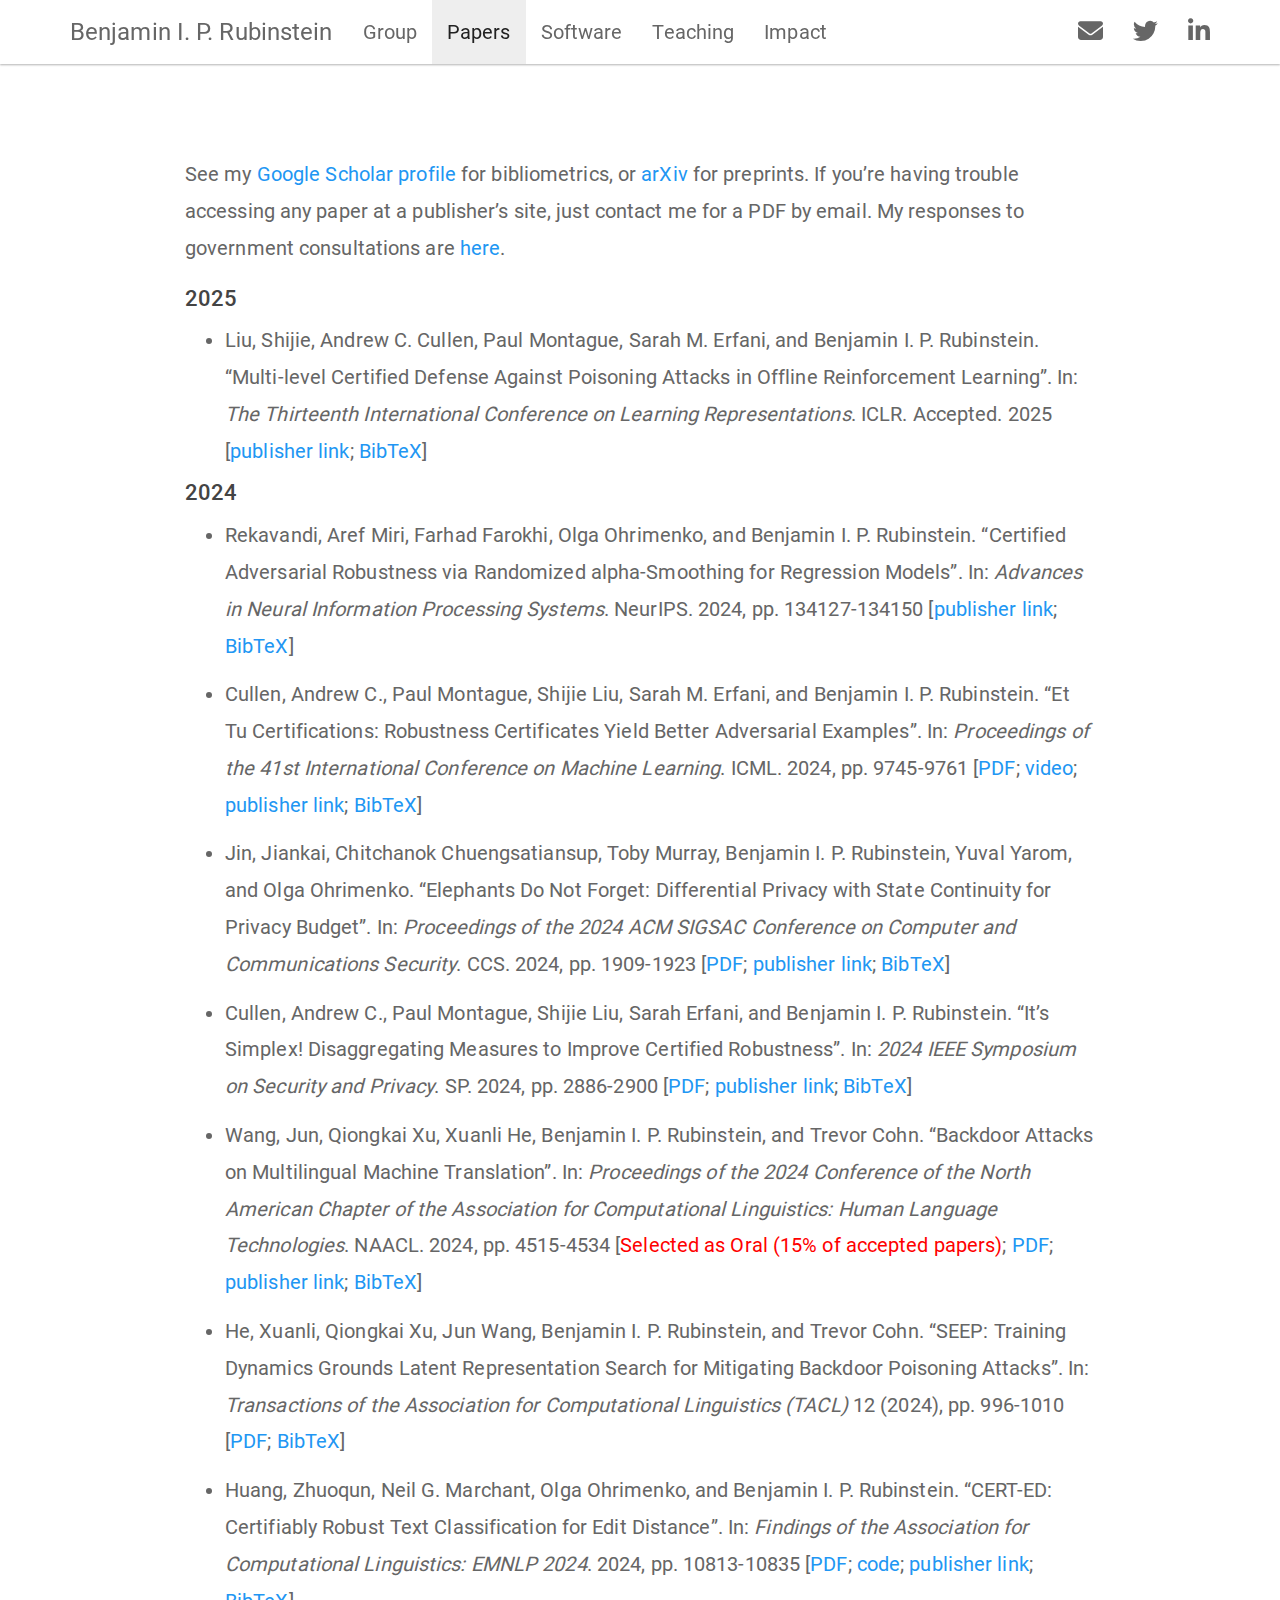
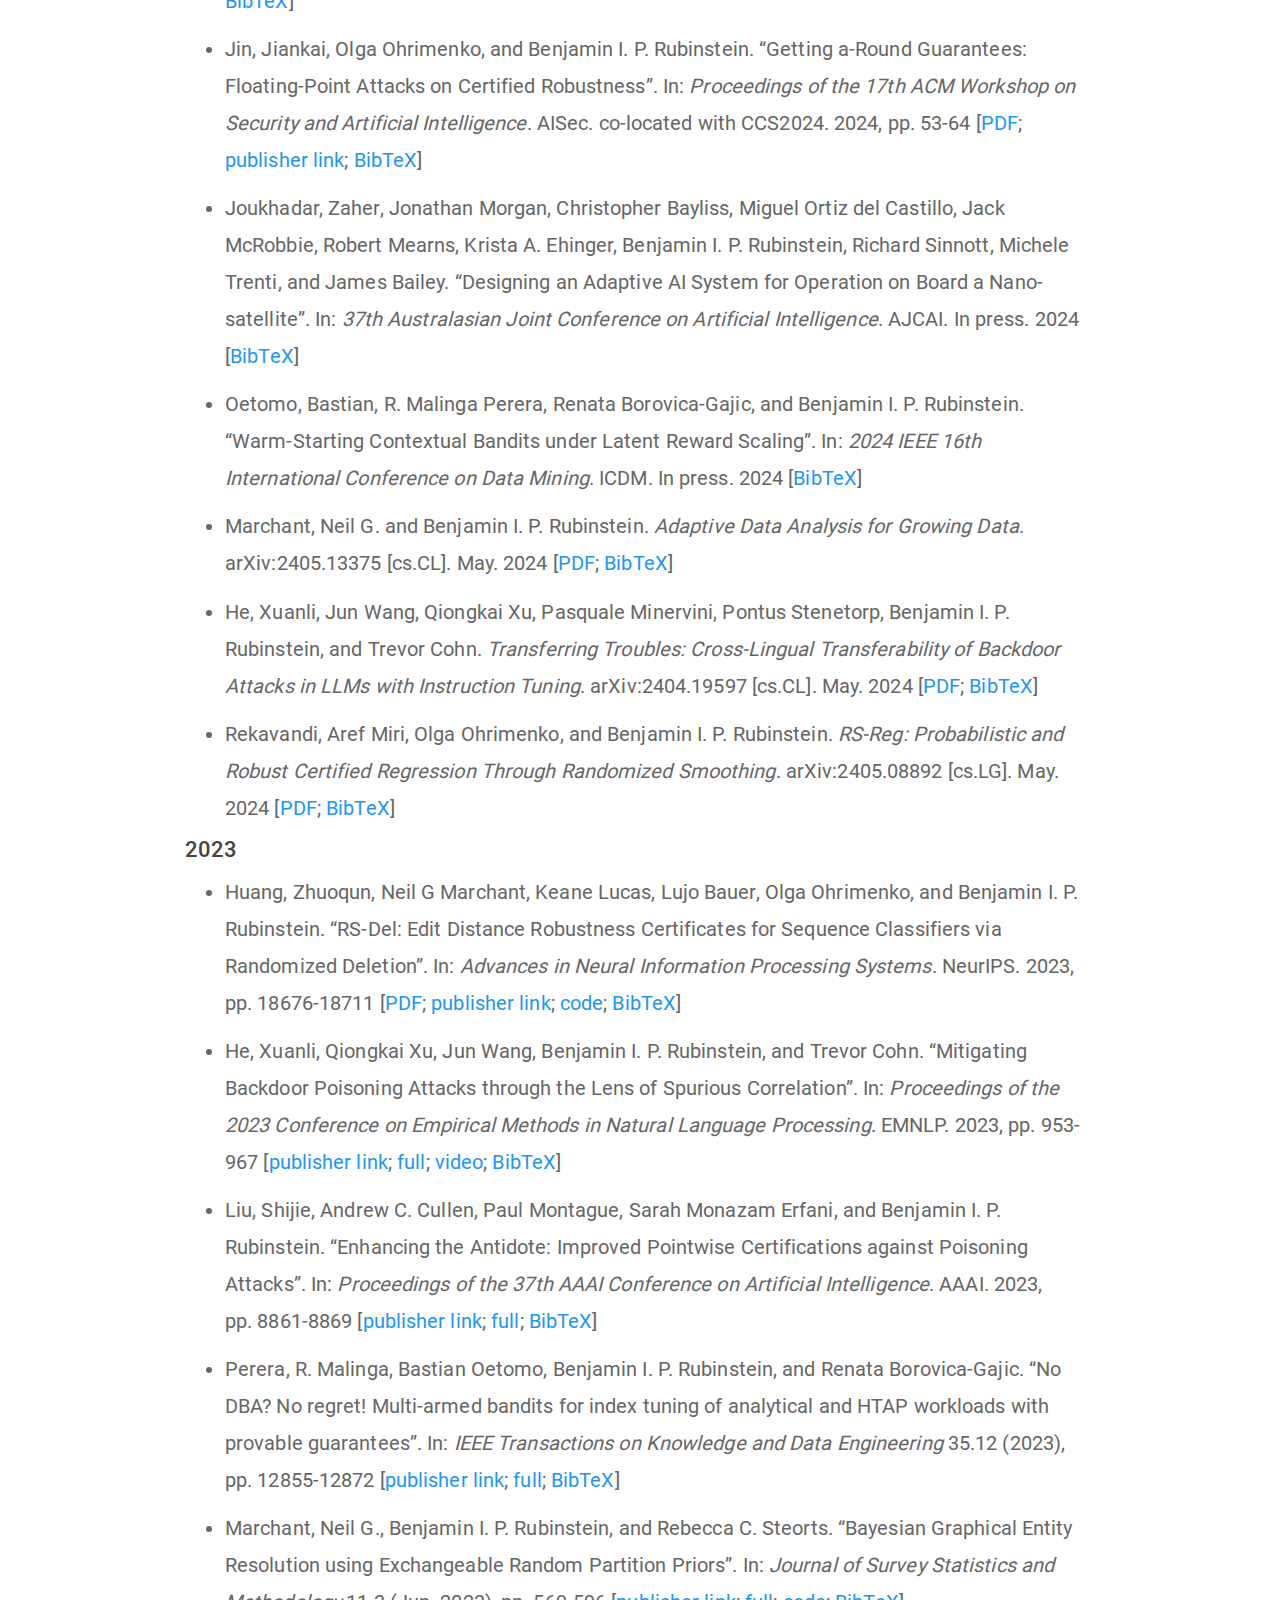
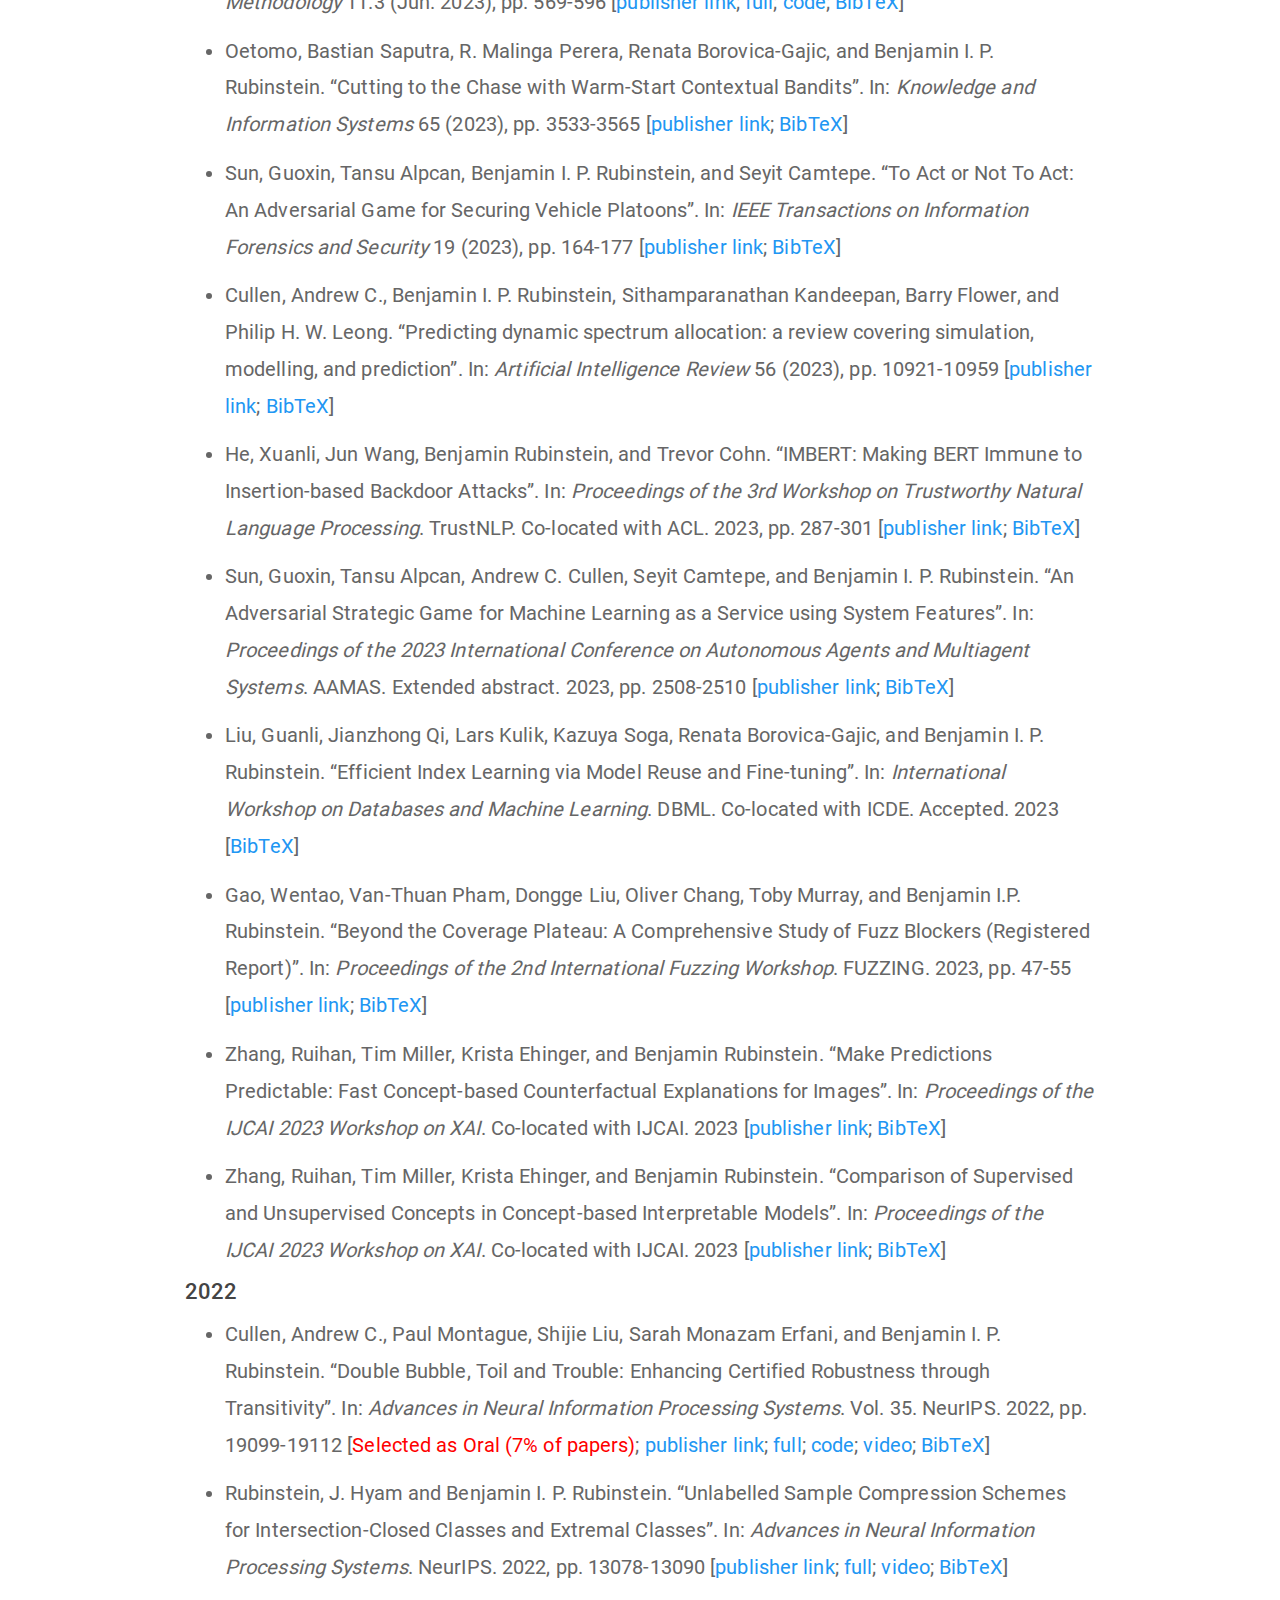
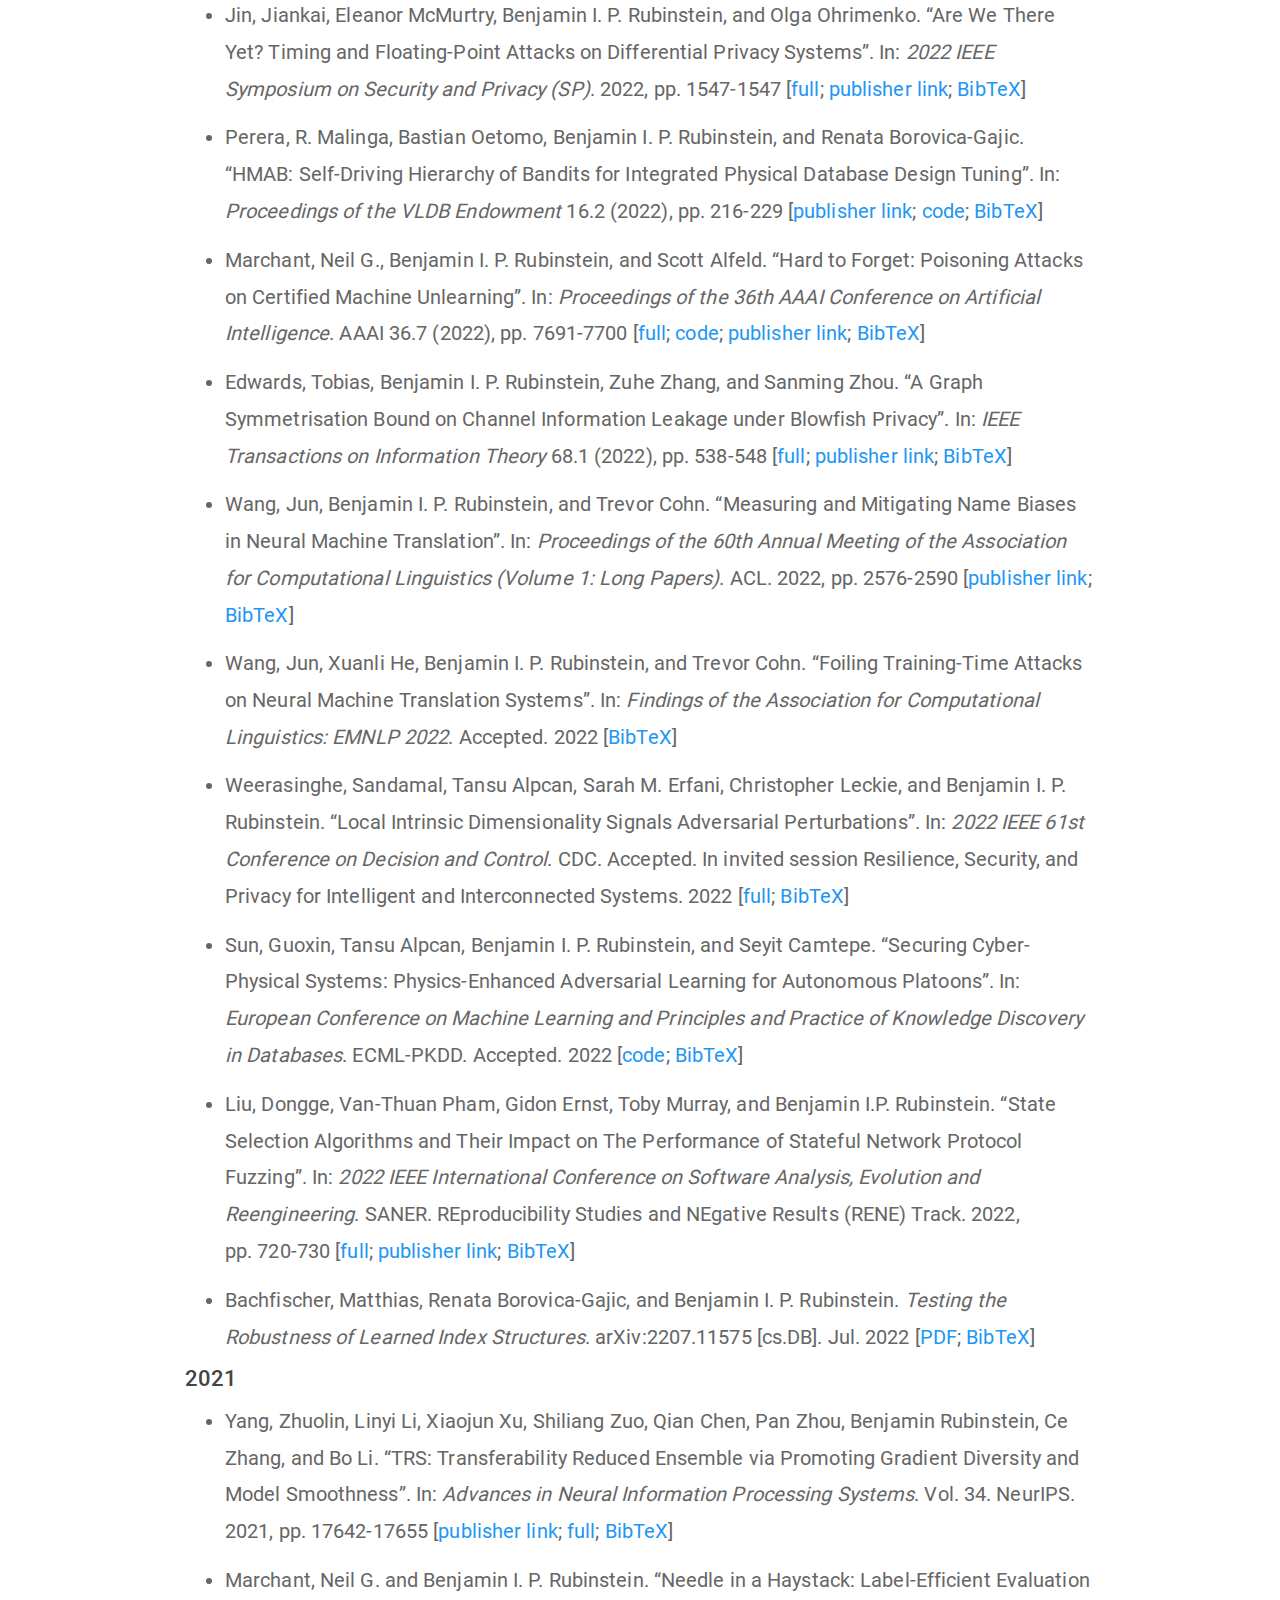
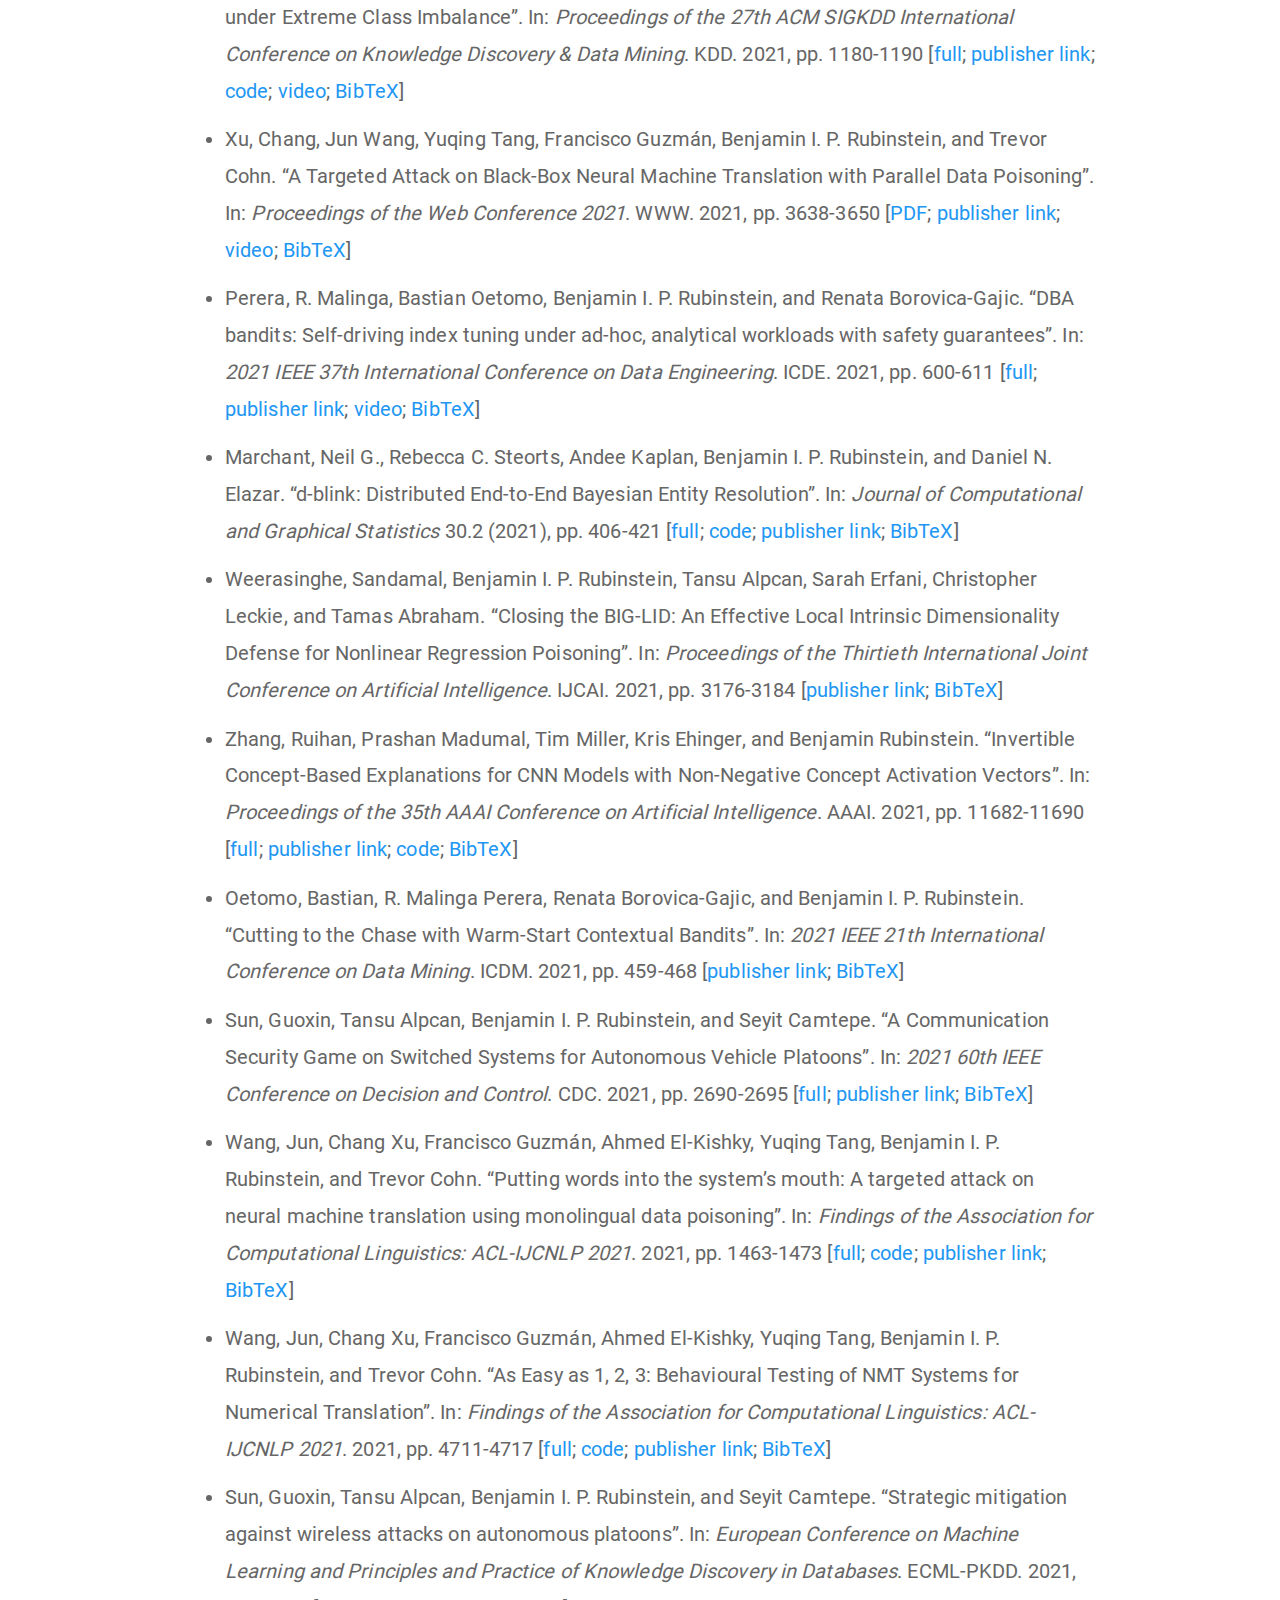
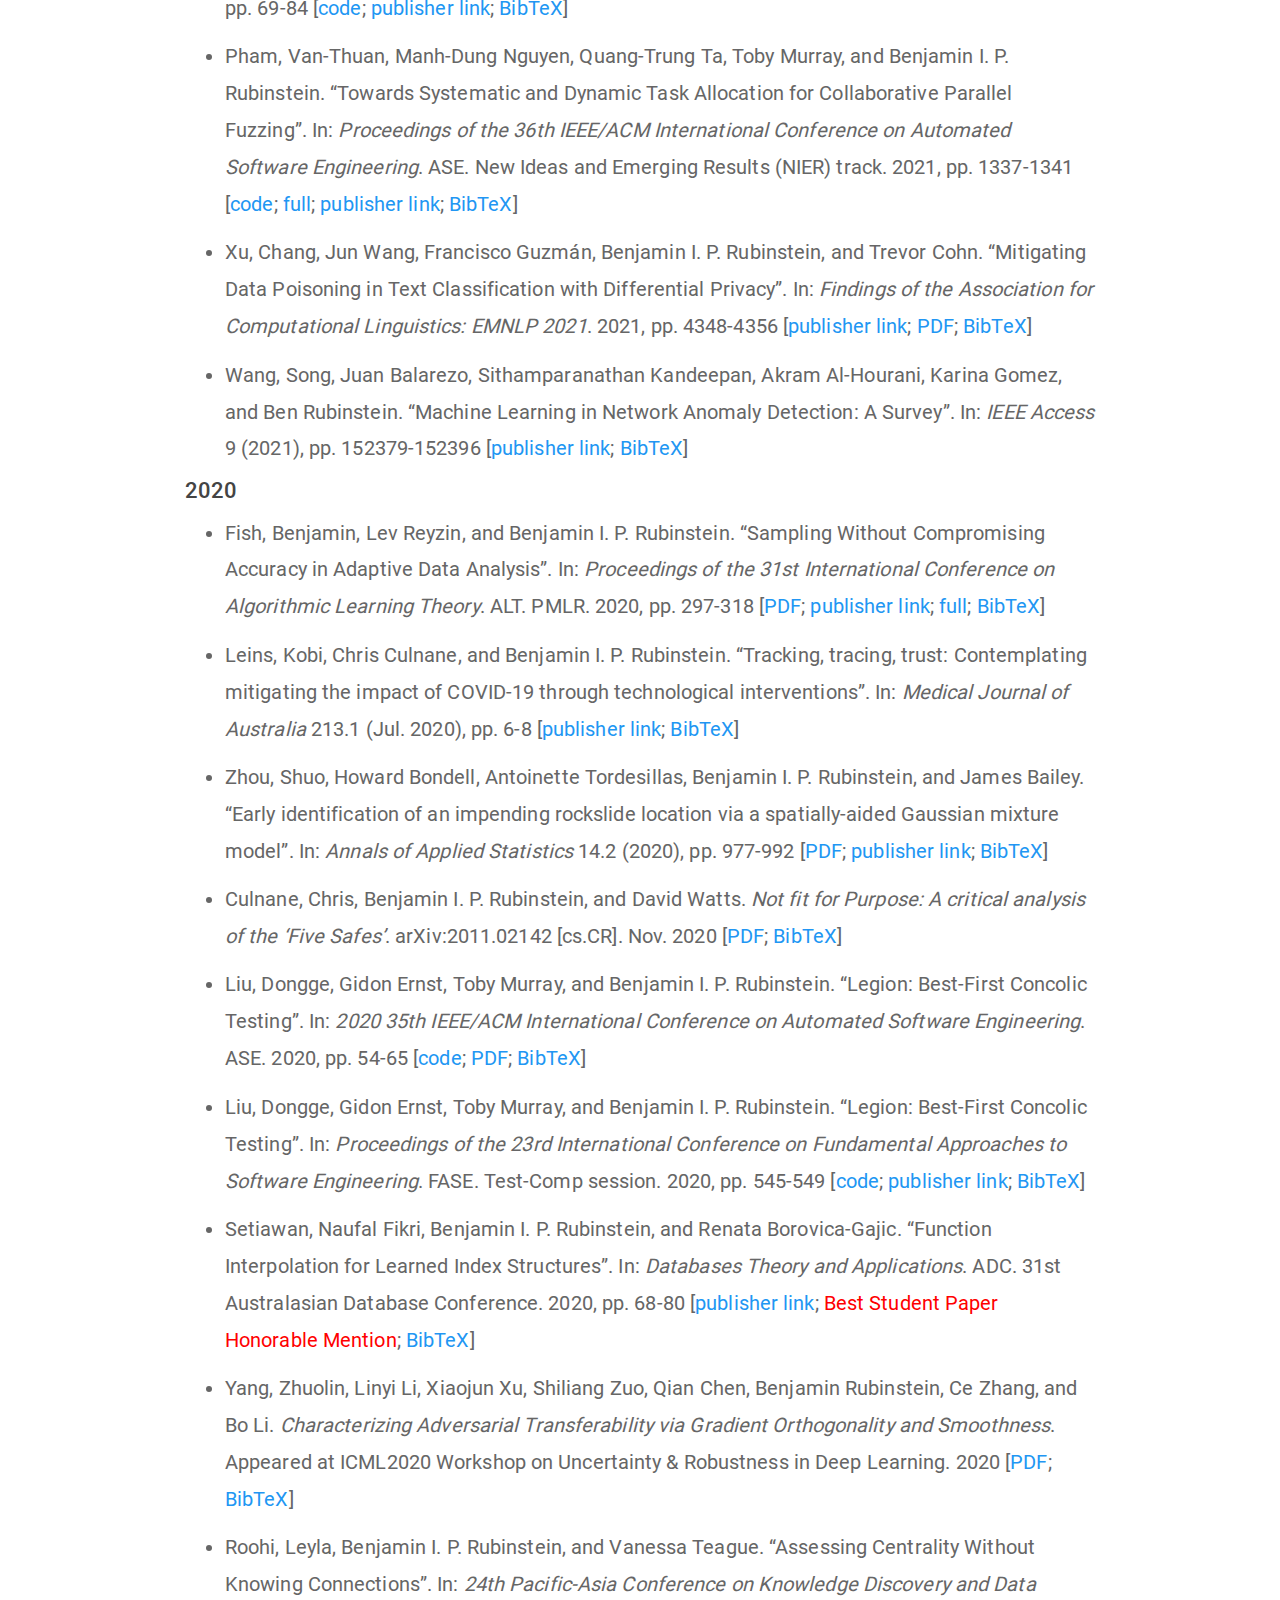
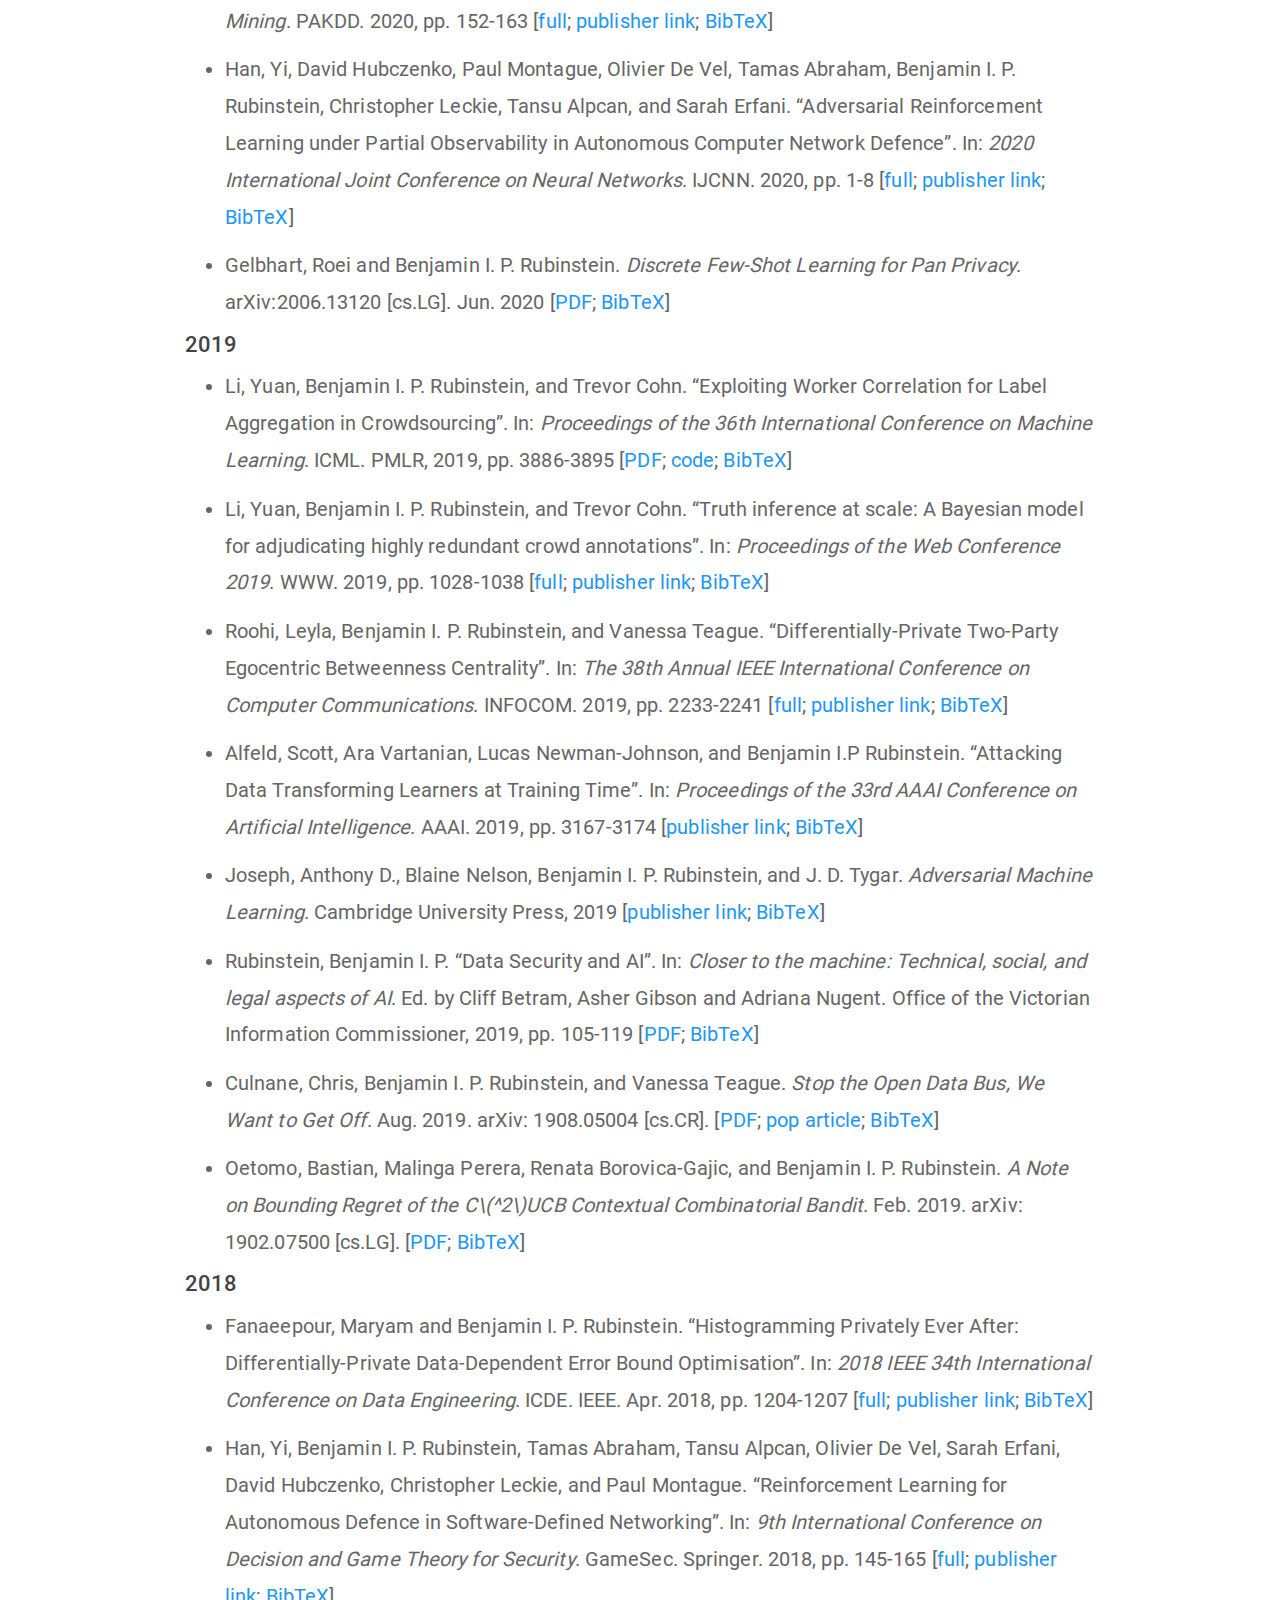
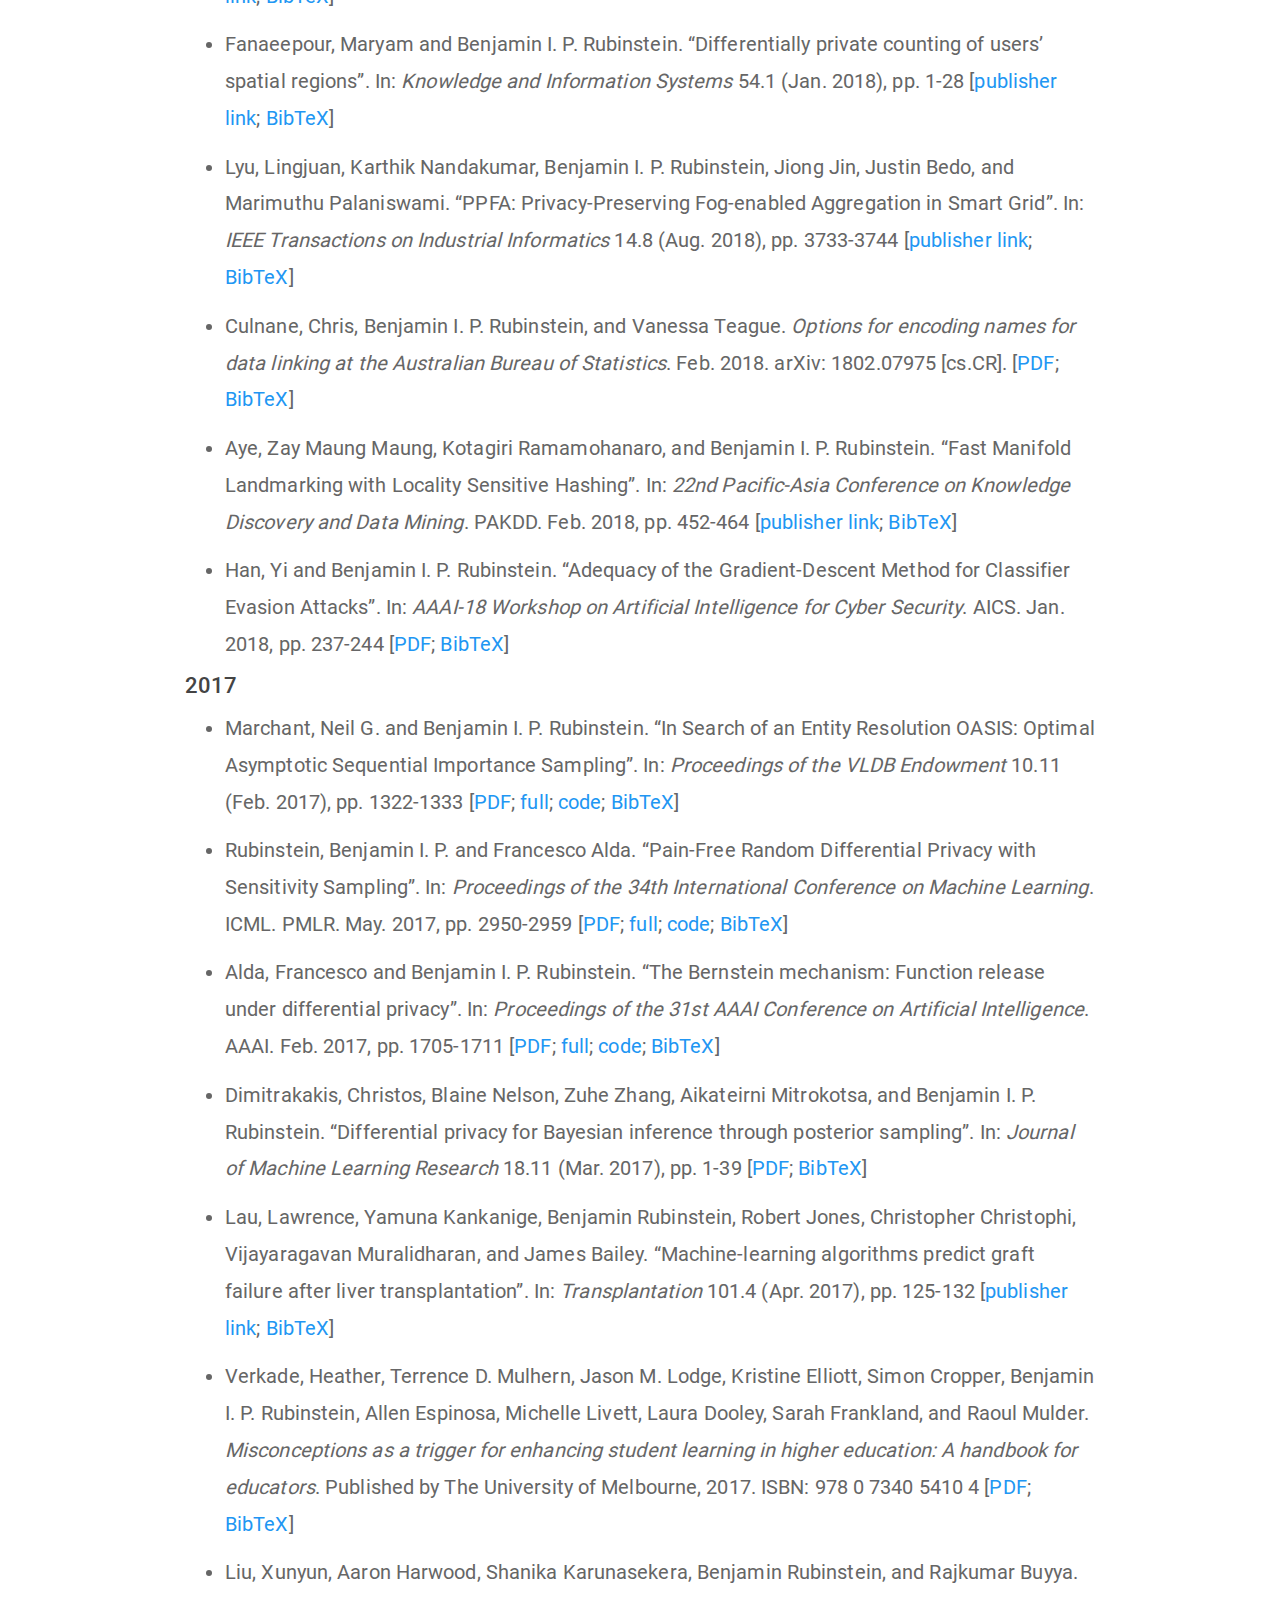
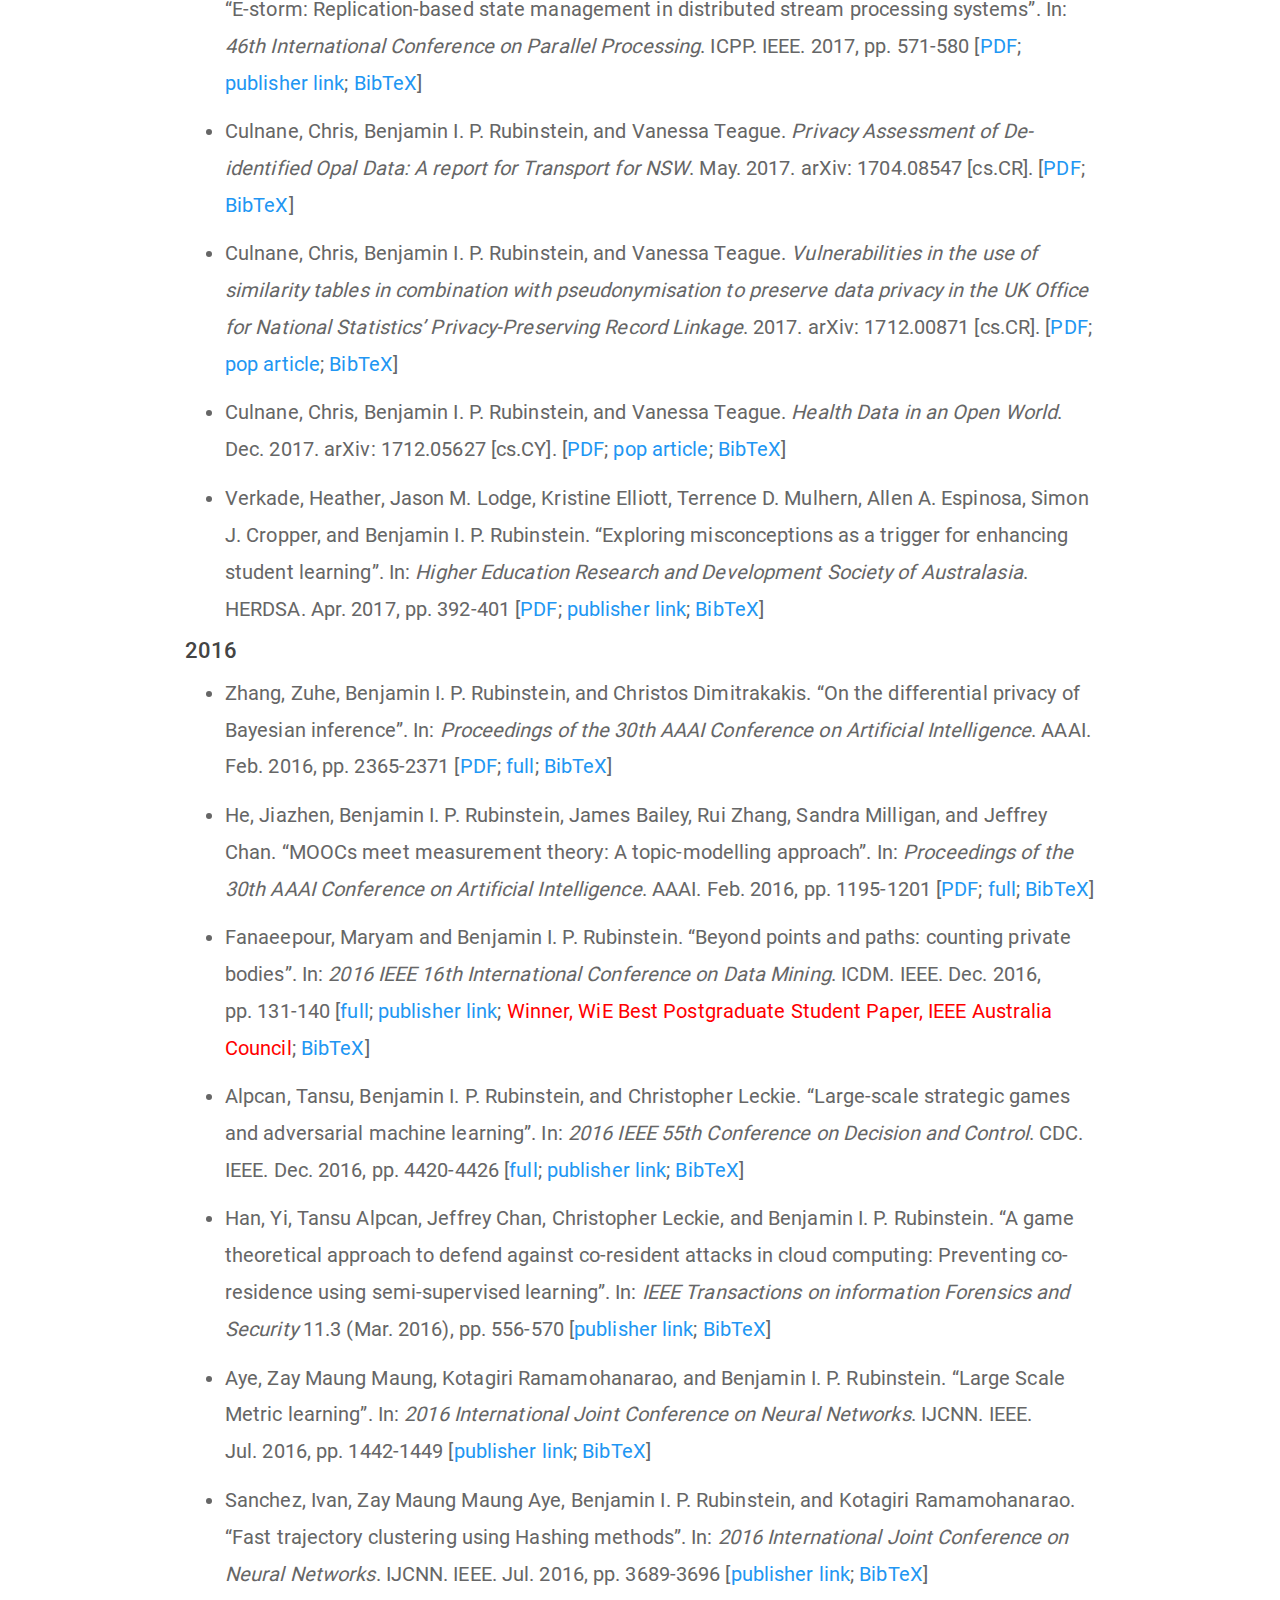
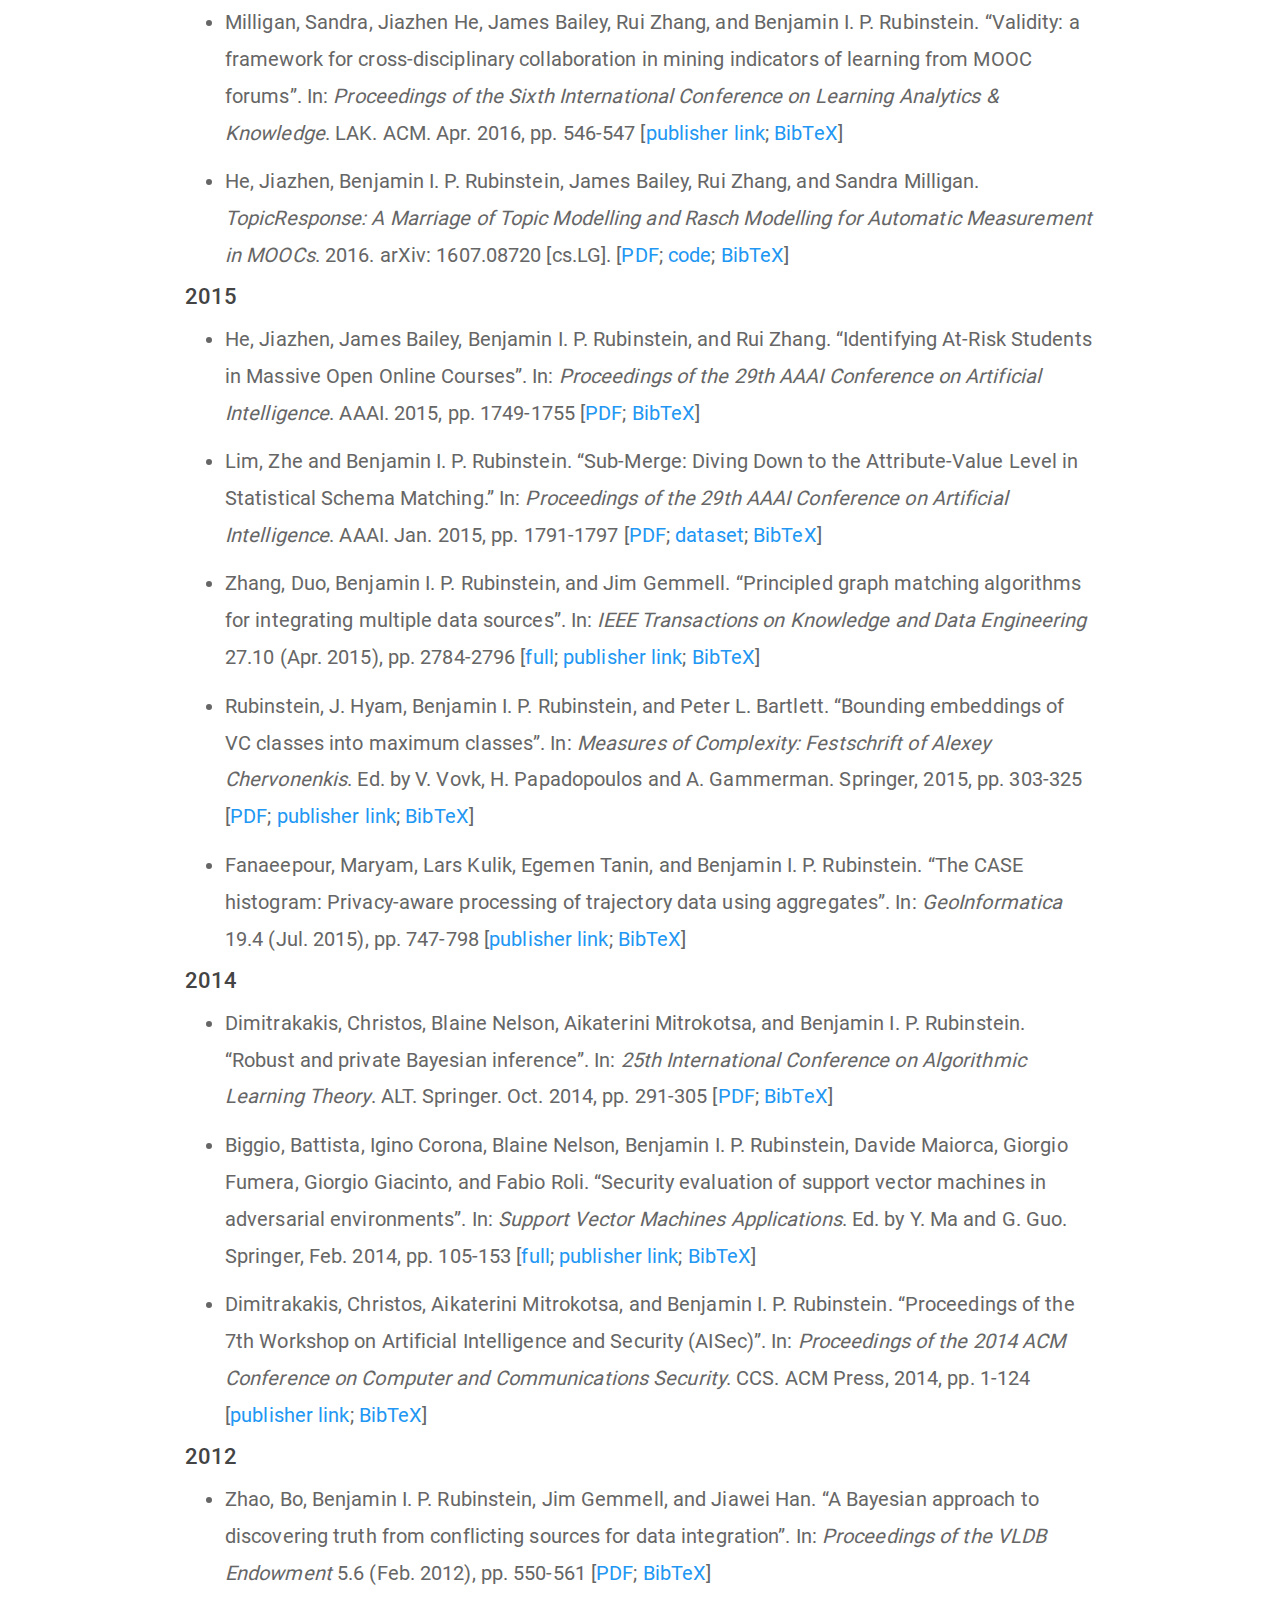
<file: pubs.html>
<!DOCTYPE html>

<html>

<head>

<meta charset="utf-8" />
<meta name="generator" content="pandoc" />
<meta http-equiv="X-UA-Compatible" content="IE=EDGE" />




<title>pubs.knit</title>

<script src="site_libs/header-attrs-2.25/header-attrs.js"></script>
<script src="site_libs/jquery-3.6.0/jquery-3.6.0.min.js"></script>
<meta name="viewport" content="width=device-width, initial-scale=1" />
<link href="site_libs/bootstrap-3.3.5/css/paper.min.css" rel="stylesheet" />
<script src="site_libs/bootstrap-3.3.5/js/bootstrap.min.js"></script>
<script src="site_libs/bootstrap-3.3.5/shim/html5shiv.min.js"></script>
<script src="site_libs/bootstrap-3.3.5/shim/respond.min.js"></script>
<style>h1 {font-size: 34px;}
       h1.title {font-size: 38px;}
       h2 {font-size: 30px;}
       h3 {font-size: 24px;}
       h4 {font-size: 18px;}
       h5 {font-size: 16px;}
       h6 {font-size: 12px;}
       code {color: inherit; background-color: rgba(0, 0, 0, 0.04);}
       pre:not([class]) { background-color: white }</style>
<script src="site_libs/navigation-1.1/tabsets.js"></script>
<link href="site_libs/highlightjs-9.12.0/default.css" rel="stylesheet" />
<script src="site_libs/highlightjs-9.12.0/highlight.js"></script>
<link href="site_libs/font-awesome-6.4.2/css/all.min.css" rel="stylesheet" />
<link href="site_libs/font-awesome-6.4.2/css/v4-shims.min.css" rel="stylesheet" />

<style type="text/css">
  code{white-space: pre-wrap;}
  span.smallcaps{font-variant: small-caps;}
  span.underline{text-decoration: underline;}
  div.column{display: inline-block; vertical-align: top; width: 50%;}
  div.hanging-indent{margin-left: 1.5em; text-indent: -1.5em;}
  ul.task-list{list-style: none;}
    </style>

<style type="text/css">code{white-space: pre;}</style>
<script type="text/javascript">
if (window.hljs) {
  hljs.configure({languages: []});
  hljs.initHighlightingOnLoad();
  if (document.readyState && document.readyState === "complete") {
    window.setTimeout(function() { hljs.initHighlighting(); }, 0);
  }
}
</script>






<link rel="stylesheet" href="styles.css" type="text/css" />



<style type = "text/css">
.main-container {
  max-width: 940px;
  margin-left: auto;
  margin-right: auto;
}
img {
  max-width:100%;
}
.tabbed-pane {
  padding-top: 12px;
}
.html-widget {
  margin-bottom: 20px;
}
button.code-folding-btn:focus {
  outline: none;
}
summary {
  display: list-item;
}
details > summary > p:only-child {
  display: inline;
}
pre code {
  padding: 0;
}
</style>


<style type="text/css">
.dropdown-submenu {
  position: relative;
}
.dropdown-submenu>.dropdown-menu {
  top: 0;
  left: 100%;
  margin-top: -6px;
  margin-left: -1px;
  border-radius: 0 6px 6px 6px;
}
.dropdown-submenu:hover>.dropdown-menu {
  display: block;
}
.dropdown-submenu>a:after {
  display: block;
  content: " ";
  float: right;
  width: 0;
  height: 0;
  border-color: transparent;
  border-style: solid;
  border-width: 5px 0 5px 5px;
  border-left-color: #cccccc;
  margin-top: 5px;
  margin-right: -10px;
}
.dropdown-submenu:hover>a:after {
  border-left-color: #adb5bd;
}
.dropdown-submenu.pull-left {
  float: none;
}
.dropdown-submenu.pull-left>.dropdown-menu {
  left: -100%;
  margin-left: 10px;
  border-radius: 6px 0 6px 6px;
}
</style>

<script type="text/javascript">
// manage active state of menu based on current page
$(document).ready(function () {
  // active menu anchor
  href = window.location.pathname
  href = href.substr(href.lastIndexOf('/') + 1)
  if (href === "")
    href = "index.html";
  var menuAnchor = $('a[href="' + href + '"]');

  // mark the anchor link active (and if it's in a dropdown, also mark that active)
  var dropdown = menuAnchor.closest('li.dropdown');
  if (window.bootstrap) { // Bootstrap 4+
    menuAnchor.addClass('active');
    dropdown.find('> .dropdown-toggle').addClass('active');
  } else { // Bootstrap 3
    menuAnchor.parent().addClass('active');
    dropdown.addClass('active');
  }

  // Navbar adjustments
  var navHeight = $(".navbar").first().height() + 15;
  var style = document.createElement('style');
  var pt = "padding-top: " + navHeight + "px; ";
  var mt = "margin-top: -" + navHeight + "px; ";
  var css = "";
  // offset scroll position for anchor links (for fixed navbar)
  for (var i = 1; i <= 6; i++) {
    css += ".section h" + i + "{ " + pt + mt + "}\n";
  }
  style.innerHTML = "body {" + pt + "padding-bottom: 40px; }\n" + css;
  document.head.appendChild(style);
});
</script>

<!-- tabsets -->

<style type="text/css">
.tabset-dropdown > .nav-tabs {
  display: inline-table;
  max-height: 500px;
  min-height: 44px;
  overflow-y: auto;
  border: 1px solid #ddd;
  border-radius: 4px;
}

.tabset-dropdown > .nav-tabs > li.active:before, .tabset-dropdown > .nav-tabs.nav-tabs-open:before {
  content: "\e259";
  font-family: 'Glyphicons Halflings';
  display: inline-block;
  padding: 10px;
  border-right: 1px solid #ddd;
}

.tabset-dropdown > .nav-tabs.nav-tabs-open > li.active:before {
  content: "\e258";
  font-family: 'Glyphicons Halflings';
  border: none;
}

.tabset-dropdown > .nav-tabs > li.active {
  display: block;
}

.tabset-dropdown > .nav-tabs > li > a,
.tabset-dropdown > .nav-tabs > li > a:focus,
.tabset-dropdown > .nav-tabs > li > a:hover {
  border: none;
  display: inline-block;
  border-radius: 4px;
  background-color: transparent;
}

.tabset-dropdown > .nav-tabs.nav-tabs-open > li {
  display: block;
  float: none;
}

.tabset-dropdown > .nav-tabs > li {
  display: none;
}
</style>

<!-- code folding -->




</head>

<body>


<div class="container-fluid main-container">




<div class="navbar navbar-default  navbar-fixed-top" role="navigation">
  <div class="container">
    <div class="navbar-header">
      <button type="button" class="navbar-toggle collapsed" data-toggle="collapse" data-bs-toggle="collapse" data-target="#navbar" data-bs-target="#navbar">
        <span class="icon-bar"></span>
        <span class="icon-bar"></span>
        <span class="icon-bar"></span>
      </button>
      <a class="navbar-brand" href="index.html">Benjamin I. P. Rubinstein</a>
    </div>
    <div id="navbar" class="navbar-collapse collapse">
      <ul class="nav navbar-nav">
        <li>
  <a href="group.html">Group</a>
</li>
<li>
  <a href="pubs.html">Papers</a>
</li>
<li>
  <a href="software.html">Software</a>
</li>
<li>
  <a href="teaching.html">Teaching</a>
</li>
<li>
  <a href="impact.html">Impact</a>
</li>
      </ul>
      <ul class="nav navbar-nav navbar-right">
        <li>
  <a href="contact.html">
    <span class="fa fa-envelope fa-lg"></span>
     
  </a>
</li>
<li>
  <a href="https://twitter.com/bipr">
    <span class="fa fa-twitter fa-lg"></span>
     
  </a>
</li>
<li>
  <a href="http://www.linkedin.com/in/benjaminrubinstein">
    <span class="fa fa-linkedin fa-lg"></span>
     
  </a>
</li>
      </ul>
    </div><!--/.nav-collapse -->
  </div><!--/.container -->
</div><!--/.navbar -->

<div id="header">




</div>


<p><link rel="stylesheet" href="styles.css" type="text/css"></p>
<script type="text/javascript" src="js/download.js"></script>
<p><br></p>
<p>See my <a
href="https://scholar.google.com.au/citations?user=hMG_gR4AAAAJ&amp;oi=ao">Google
Scholar profile</a> for bibliometrics, or <a
href="http://arxiv.org/a/rubinstein_b_1">arXiv</a> for preprints. If
you’re having trouble accessing any paper at a publisher’s site, just
contact me for a PDF by email. My responses to government consultations
are <a href="impact.html#policy_submissions">here</a>.</p>
<div id="section" class="section level3">
<h3>2025</h3>

<div class="bibox" style="display: none;">
<pre><code id="bibtex-liu2025multilevel">
@inproceedings{liu2025multilevel,
  author = {Shijie Liu and Andrew C. Cullen and Paul Montague and Sarah M. Erfani and Benjamin I. P. Rubinstein},
  title = {Multi-level Certified Defense Against Poisoning Attacks in Offline Reinforcement Learning},
  year = {2025},
  note = {Accepted},
  booktitle = {The Thirteenth International Conference on Learning Representations},
  series = {ICLR},
}
</code></pre></div>

<ul>
<li>Liu, Shijie, Andrew C. Cullen, Paul Montague, Sarah M. Erfani, and
Benjamin I. P. Rubinstein. “Multi-level Certified Defense Against
Poisoning Attacks in Offline Reinforcement Learning”. In: <em>The
Thirteenth International Conference on Learning Representations</em>.
ICLR. Accepted. 2025 [<a
href="https://openreview.net/forum?id=X2x2DuGIbx">publisher link</a>;
<a style="cursor: pointer;" onclick="DownloadToFile('liu2025multilevel.bib', 'bibtex-liu2025multilevel')">BibTeX</a>]</li>
</ul>
</div>
<div id="section-1" class="section level3">
<h3>2024</h3>

<div class="bibox" style="display: none;">
<pre><code id="bibtex-rekavandi2024certified">
@inproceedings{rekavandi2024certified,
  author = {Aref Miri Rekavandi and Farhad Farokhi and Olga Ohrimenko and Benjamin I. P. Rubinstein},
  title = {Certified Adversarial Robustness via Randomized alpha-Smoothing for Regression Models},
  year = {2024},
  booktitle = {Advances in Neural Information Processing Systems},
  series = {NeurIPS},
  pages = {134127--134150},
}
</code></pre></div>

<ul>
<li>Rekavandi, Aref Miri, Farhad Farokhi, Olga Ohrimenko, and Benjamin
I. P. Rubinstein. “Certified Adversarial Robustness via Randomized
alpha-Smoothing for Regression Models”. In: <em>Advances in Neural
Information Processing Systems</em>. NeurIPS. 2024, pp. 134127-134150
[<a
href="https://proceedings.neurips.cc/paper_files/paper/2024/hash/f21a76d688be0553c943a6b6c1d4bb1f-Abstract-Conference.html">publisher
link</a>; <a style="cursor: pointer;" onclick="DownloadToFile('rekavandi2024certified.bib', 'bibtex-rekavandi2024certified')">BibTeX</a>]</li>
</ul>

<div class="bibox" style="display: none;">
<pre><code id="bibtex-cullen2024et">
@inproceedings{cullen2024et,
  title = {Et Tu Certifications: Robustness Certificates Yield Better Adversarial Examples},
  author = {Andrew C. Cullen and Paul Montague and Shijie Liu and Sarah M. Erfani and Benjamin I. P. Rubinstein},
  year = {2024},
  booktitle = {Proceedings of the 41st International Conference on Machine Learning},
  series = {ICML},
  pages = {9745--9761},
}
</code></pre></div>

<ul>
<li>Cullen, Andrew C., Paul Montague, Shijie Liu, Sarah M. Erfani, and
Benjamin I. P. Rubinstein. “Et Tu Certifications: Robustness
Certificates Yield Better Adversarial Examples”. In: <em>Proceedings of
the 41st International Conference on Machine Learning</em>. ICML. 2024,
pp. 9745-9761 [<a href="https://arxiv.org/abs/2302.04379">PDF</a>; <a
href="https://www.youtube.com/watch?v=Rm3fwkGzzy0">video</a>; <a
href="https://proceedings.mlr.press/v235/cullen24a.html">publisher
link</a>; <a style="cursor: pointer;" onclick="DownloadToFile('cullen2024et.bib', 'bibtex-cullen2024et')">BibTeX</a>]</li>
</ul>

<div class="bibox" style="display: none;">
<pre><code id="bibtex-jin2024elephants">
@inproceedings{jin2024elephants,
  title = {Elephants Do Not Forget: Differential Privacy with State Continuity for Privacy Budget },
  author = {Jiankai Jin and Chitchanok Chuengsatiansup and Toby Murray and Benjamin I. P. Rubinstein and Yuval Yarom and Olga Ohrimenko},
  year = {2024},
  booktitle = {Proceedings of the 2024 ACM SIGSAC Conference on Computer and Communications Security},
  series = {CCS},
  pages = {1909--1923},
}
</code></pre></div>

<ul>
<li>Jin, Jiankai, Chitchanok Chuengsatiansup, Toby Murray, Benjamin I.
P. Rubinstein, Yuval Yarom, and Olga Ohrimenko. “Elephants Do Not
Forget: Differential Privacy with State Continuity for Privacy Budget”.
In: <em>Proceedings of the 2024 ACM SIGSAC Conference on Computer and
Communications Security</em>. CCS. 2024, pp. 1909-1923 [<a
href="https://arxiv.org/abs/2401.17628">PDF</a>; <a
href="https://dl.acm.org/doi/10.1145/3658644.3670281">publisher
link</a>; <a style="cursor: pointer;" onclick="DownloadToFile('jin2024elephants.bib', 'bibtex-jin2024elephants')">BibTeX</a>]</li>
</ul>

<div class="bibox" style="display: none;">
<pre><code id="bibtex-cullen2023its">
@inproceedings{cullen2023its,
  title = {It's Simplex! Disaggregating Measures to Improve Certified Robustness},
  author = {Andrew C. Cullen and Paul Montague and Shijie Liu and Sarah Erfani and Benjamin I. P. Rubinstein},
  year = {2024},
  booktitle = {2024 IEEE Symposium on Security and Privacy},
  series = {SP},
  pages = {2886--2900},
}
</code></pre></div>

<ul>
<li>Cullen, Andrew C., Paul Montague, Shijie Liu, Sarah Erfani, and
Benjamin I. P. Rubinstein. “It’s Simplex! Disaggregating Measures to
Improve Certified Robustness”. In: <em>2024 IEEE Symposium on Security
and Privacy</em>. SP. 2024, pp. 2886-2900 [<a
href="https://arxiv.org/abs/2309.11005">PDF</a>; <a
href="https://ieeexplore.ieee.org/document/10646689">publisher link</a>;
<a style="cursor: pointer;" onclick="DownloadToFile('cullen2023its.bib', 'bibtex-cullen2023its')">BibTeX</a>]</li>
</ul>

<div class="bibox" style="display: none;">
<pre><code id="bibtex-wang2024backdoor">
@inproceedings{wang2024backdoor,
  title = {Backdoor Attacks on Multilingual Machine Translation},
  author = {Jun Wang and Qiongkai Xu and Xuanli He and Benjamin I. P. Rubinstein and Trevor Cohn},
  booktitle = {Proceedings of the 2024 Conference of the North American Chapter of the Association for Computational Linguistics: Human Language Technologies},
  series = {NAACL},
  pages = {4515--4534},
  year = {2024},
}
</code></pre></div>

<ul>
<li>Wang, Jun, Qiongkai Xu, Xuanli He, Benjamin I. P. Rubinstein, and
Trevor Cohn. “Backdoor Attacks on Multilingual Machine Translation”. In:
<em>Proceedings of the 2024 Conference of the North American Chapter of
the Association for Computational Linguistics: Human Language
Technologies</em>. NAACL. 2024, pp. 4515-4534 [<span
style="color:red">Selected as Oral (15% of accepted papers)</span>; <a
href="https://arxiv.org/abs/2404.02393">PDF</a>; <a
href="https://aclanthology.org/2024.naacl-long.254/">publisher link</a>;
<a style="cursor: pointer;" onclick="DownloadToFile('wang2024backdoor.bib', 'bibtex-wang2024backdoor')">BibTeX</a>]</li>
</ul>

<div class="bibox" style="display: none;">
<pre><code id="bibtex-he2024seep">
@article{he2024seep,
  title = {{SEEP}: Training Dynamics Grounds Latent Representation Search for Mitigating Backdoor Poisoning Attacks},
  author = {Xuanli He and Qiongkai Xu and Jun Wang and Benjamin I. P. Rubinstein and Trevor Cohn},
  journal = {Transactions of the Association for Computational Linguistics (TACL)},
  year = {2024},
  pages = {996--1010},
  volume = {12},
}
</code></pre></div>

<ul>
<li>He, Xuanli, Qiongkai Xu, Jun Wang, Benjamin I. P. Rubinstein, and
Trevor Cohn. “SEEP: Training Dynamics Grounds Latent Representation
Search for Mitigating Backdoor Poisoning Attacks”. In: <em>Transactions
of the Association for Computational Linguistics (TACL)</em> 12 (2024),
pp. 996-1010 [<a href="https://arxiv.org/abs/2405.11575">PDF</a>;
<a style="cursor: pointer;" onclick="DownloadToFile('he2024seep.bib', 'bibtex-he2024seep')">BibTeX</a>]</li>
</ul>

<div class="bibox" style="display: none;">
<pre><code id="bibtex-huang24certed">
@inproceedings{huang24certed,
  title = {{CERT-ED}: Certifiably Robust Text Classification for Edit Distance},
  author = {Zhuoqun Huang and Neil G. Marchant and Olga Ohrimenko and Benjamin I. P. Rubinstein},
  booktitle = {Findings of the Association for Computational Linguistics: EMNLP 2024},
  year = {2024},
  pages = {10813--10835},
}
</code></pre></div>

<ul>
<li>Huang, Zhuoqun, Neil G. Marchant, Olga Ohrimenko, and Benjamin I. P.
Rubinstein. “CERT-ED: Certifiably Robust Text Classification for Edit
Distance”. In: <em>Findings of the Association for Computational
Linguistics: EMNLP 2024</em>. 2024, pp. 10813-10835 [<a
href="https://arxiv.org/abs/2408.00728">PDF</a>; <a
href="https://github.com/Dovermore/nlp-smoothing-software">code</a>; <a
href="https://aclanthology.org/2024.findings-emnlp.635/">publisher
link</a>; <a style="cursor: pointer;" onclick="DownloadToFile('huang24certed.bib', 'bibtex-huang24certed')">BibTeX</a>]</li>
</ul>

<div class="bibox" style="display: none;">
<pre><code id="bibtex-jin2024getting">
@inproceedings{jin2024getting,
  title = {Getting a-Round Guarantees: Floating-Point Attacks on Certified
  Robustness},
  author = {Jiankai Jin and Olga Ohrimenko and Benjamin I. P. Rubinstein},
  year = {2024},
  booktitle = {Proceedings of the 17th ACM Workshop on Security and Artificial Intelligence},
  series = {AISec},
  pages = {53--64},
  note = {co-located with CCS2024},
}
</code></pre></div>

<ul>
<li>Jin, Jiankai, Olga Ohrimenko, and Benjamin I. P. Rubinstein.
“Getting a-Round Guarantees: Floating-Point Attacks on Certified
Robustness”. In: <em>Proceedings of the 17th ACM Workshop on Security
and Artificial Intelligence</em>. AISec. co-located with CCS2024. 2024,
pp. 53-64 [<a href="https://arxiv.org/abs/2205.10159">PDF</a>; <a
href="https://dl.acm.org/doi/10.1145/3689932.3694761">publisher
link</a>; <a style="cursor: pointer;" onclick="DownloadToFile('jin2024getting.bib', 'bibtex-jin2024getting')">BibTeX</a>]</li>
</ul>

<div class="bibox" style="display: none;">
<pre><code id="bibtex-joukhadar2024designing">
@inproceedings{joukhadar2024designing,
  author = {Zaher Joukhadar and Jonathan Morgan and Christopher Bayliss and Miguel {Ortiz del Castillo} and Jack McRobbie and Robert Mearns and Krista A. Ehinger and Benjamin I. P. Rubinstein and Richard Sinnott and Michele Trenti and James Bailey},
  title = {Designing an Adaptive {AI} System for Operation on Board a Nano-satellite},
  year = {2024},
  note = {In press},
  booktitle = {37th Australasian Joint Conference on Artificial Intelligence},
  series = {AJCAI},
}
</code></pre></div>

<ul>
<li>Joukhadar, Zaher, Jonathan Morgan, Christopher Bayliss, Miguel Ortiz
del Castillo, Jack McRobbie, Robert Mearns, Krista A. Ehinger, Benjamin
I. P. Rubinstein, Richard Sinnott, Michele Trenti, and James Bailey.
“Designing an Adaptive AI System for Operation on Board a
Nano-satellite”. In: <em>37th Australasian Joint Conference on
Artificial Intelligence</em>. AJCAI. In press. 2024
[<a style="cursor: pointer;" onclick="DownloadToFile('joukhadar2024designing.bib', 'bibtex-joukhadar2024designing')">BibTeX</a>]</li>
</ul>

<div class="bibox" style="display: none;">
<pre><code id="bibtex-oetomo24warm">
@inproceedings{oetomo24warm,
  title = {Warm-Starting Contextual Bandits under Latent Reward Scaling},
  year = {2024},
  author = {Bastian Oetomo and R. Malinga Perera and Renata Borovica-Gajic and Benjamin I. P. Rubinstein},
  booktitle = {2024 IEEE 16th International Conference on Data Mining},
  series = {ICDM},
  note = {In press},
}
</code></pre></div>

<ul>
<li>Oetomo, Bastian, R. Malinga Perera, Renata Borovica-Gajic, and
Benjamin I. P. Rubinstein. “Warm-Starting Contextual Bandits under
Latent Reward Scaling”. In: <em>2024 IEEE 16th International Conference
on Data Mining</em>. ICDM. In press. 2024
[<a style="cursor: pointer;" onclick="DownloadToFile('oetomo24warm.bib', 'bibtex-oetomo24warm')">BibTeX</a>]</li>
</ul>

<div class="bibox" style="display: none;">
<pre><code id="bibtex-marchant2024adaptive">
@misc{marchant2024adaptive,
  title = {Adaptive Data Analysis for Growing Data},
  author = {Neil G. Marchant and Benjamin I. P. Rubinstein},
  note = {arXiv:2405.13375 [cs.CL]},
  year = {2024},
  month = {May},
}
</code></pre></div>

<ul>
<li>Marchant, Neil G. and Benjamin I. P. Rubinstein. <em>Adaptive Data
Analysis for Growing Data</em>. arXiv:2405.13375 [cs.CL]. May. 2024 [<a
href="https://arxiv.org/abs/2405.13375">PDF</a>;
<a style="cursor: pointer;" onclick="DownloadToFile('marchant2024adaptive.bib', 'bibtex-marchant2024adaptive')">BibTeX</a>]</li>
</ul>

<div class="bibox" style="display: none;">
<pre><code id="bibtex-he2024transferring">
@misc{he2024transferring,
  title = {Transferring Troubles: Cross-Lingual Transferability of Backdoor Attacks in LLMs with Instruction Tuning},
  author = {Xuanli He and Jun Wang and Qiongkai Xu and Pasquale Minervini and Pontus Stenetorp and Benjamin I. P. Rubinstein and Trevor Cohn},
  note = {arXiv:2404.19597 [cs.CL]},
  year = {2024},
  month = {May},
}
</code></pre></div>

<ul>
<li>He, Xuanli, Jun Wang, Qiongkai Xu, Pasquale Minervini, Pontus
Stenetorp, Benjamin I. P. Rubinstein, and Trevor Cohn. <em>Transferring
Troubles: Cross-Lingual Transferability of Backdoor Attacks in LLMs with
Instruction Tuning</em>. arXiv:2404.19597 [cs.CL]. May. 2024 [<a
href="https://arxiv.org/abs/2404.19597">PDF</a>;
<a style="cursor: pointer;" onclick="DownloadToFile('he2024transferring.bib', 'bibtex-he2024transferring')">BibTeX</a>]</li>
</ul>

<div class="bibox" style="display: none;">
<pre><code id="bibtex-rekavandi24rsreg">
@misc{rekavandi24rsreg,
  title = {{RS-Reg}: {P}robabilistic and Robust Certified Regression Through Randomized Smoothing},
  author = {Aref Miri Rekavandi and Olga Ohrimenko and Benjamin I. P. Rubinstein},
  note = {arXiv:2405.08892 [cs.LG]},
  year = {2024},
  month = {May},
}
</code></pre></div>

<ul>
<li>Rekavandi, Aref Miri, Olga Ohrimenko, and Benjamin I. P. Rubinstein.
<em>RS-Reg: Probabilistic and Robust Certified Regression Through
Randomized Smoothing</em>. arXiv:2405.08892 [cs.LG]. May. 2024 [<a
href="https://arxiv.org/abs/2405.08892">PDF</a>;
<a style="cursor: pointer;" onclick="DownloadToFile('rekavandi24rsreg.bib', 'bibtex-rekavandi24rsreg')">BibTeX</a>]</li>
</ul>
</div>
<div id="section-2" class="section level3">
<h3>2023</h3>

<div class="bibox" style="display: none;">
<pre><code id="bibtex-huang2023rsdel">
@inproceedings{huang2023rsdel,
  title = {{RS-Del}: Edit Distance Robustness Certificates for Sequence Classifiers via Randomized Deletion},
  author = {Zhuoqun Huang and Neil G Marchant and Keane Lucas and Lujo Bauer and Olga Ohrimenko and Benjamin I. P. Rubinstein},
  booktitle = {Advances in Neural Information Processing Systems},
  series = {NeurIPS},
  year = {2023},
  pages = {18676--18711},
}
</code></pre></div>

<ul>
<li>Huang, Zhuoqun, Neil G Marchant, Keane Lucas, Lujo Bauer, Olga
Ohrimenko, and Benjamin I. P. Rubinstein. “RS-Del: Edit Distance
Robustness Certificates for Sequence Classifiers via Randomized
Deletion”. In: <em>Advances in Neural Information Processing
Systems</em>. NeurIPS. 2023, pp. 18676-18711 [<a
href="https://arxiv.org/abs/2302.01757">PDF</a>; <a
href="https://proceedings.neurips.cc/paper_files/paper/2023/hash/3ba82362eb0aa75487069f19fde794fe-Abstract-Conference.html">publisher
link</a>; <a
href="https://github.com/Dovermore/randomized-deletion">code</a>;
<a style="cursor: pointer;" onclick="DownloadToFile('huang2023rsdel.bib', 'bibtex-huang2023rsdel')">BibTeX</a>]</li>
</ul>

<div class="bibox" style="display: none;">
<pre><code id="bibtex-he2023mitigating">
@inproceedings{he2023mitigating,
  title = {Mitigating Backdoor Poisoning Attacks through the Lens of Spurious Correlation},
  author = {Xuanli He and Qiongkai Xu and Jun Wang and Benjamin I. P. Rubinstein and Trevor Cohn},
  booktitle = {Proceedings of the 2023 Conference on Empirical Methods in Natural Language Processing},
  series = {EMNLP},
  pages = {953--967},
  year = {2023},
}
</code></pre></div>

<ul>
<li>He, Xuanli, Qiongkai Xu, Jun Wang, Benjamin I. P. Rubinstein, and
Trevor Cohn. “Mitigating Backdoor Poisoning Attacks through the Lens of
Spurious Correlation”. In: <em>Proceedings of the 2023 Conference on
Empirical Methods in Natural Language Processing</em>. EMNLP. 2023, pp.
953-967 [<a
href="https://aclanthology.org/2023.emnlp-main.60.pdf">publisher
link</a>; <a href="https://arxiv.org/abs/2305.11596">full</a>; <a
href="https://aclanthology.org/2023.emnlp-main.60.mp4">video</a>;
<a style="cursor: pointer;" onclick="DownloadToFile('he2023mitigating.bib', 'bibtex-he2023mitigating')">BibTeX</a>]</li>
</ul>

<div class="bibox" style="display: none;">
<pre><code id="bibtex-liu2023enhancing">
@inproceedings{liu2023enhancing,
  title = {Enhancing the Antidote: Improved Pointwise Certifications against Poisoning Attacks},
  author = {Shijie Liu and Andrew C. Cullen and Paul Montague and Sarah Monazam Erfani and Benjamin I. P. Rubinstein},
  year = {2023},
  booktitle = {Proceedings of the 37th AAAI Conference on Artificial Intelligence},
  series = {AAAI},
  pages = {8861--8869},
}
</code></pre></div>

<ul>
<li>Liu, Shijie, Andrew C. Cullen, Paul Montague, Sarah Monazam Erfani,
and Benjamin I. P. Rubinstein. “Enhancing the Antidote: Improved
Pointwise Certifications against Poisoning Attacks”. In: <em>Proceedings
of the 37th AAAI Conference on Artificial Intelligence</em>. AAAI. 2023,
pp. 8861-8869 [<a
href="https://ojs.aaai.org/index.php/AAAI/article/view/26065">publisher
link</a>; <a href="https://arxiv.org/abs/2308.07553">full</a>;
<a style="cursor: pointer;" onclick="DownloadToFile('liu2023enhancing.bib', 'bibtex-liu2023enhancing')">BibTeX</a>]</li>
</ul>

<div class="bibox" style="display: none;">
<pre><code id="bibtex-perera2023nodba">
@article{perera2023nodba,
  title = {No {DBA}? No regret! Multi-armed bandits for index tuning of analytical and {HTAP} workloads with provable guarantees},
  author = {R. Malinga Perera and Bastian Oetomo and Benjamin I. P. Rubinstein and Renata Borovica-Gajic},
  journal = {IEEE Transactions on Knowledge and Data Engineering},
  year = {2023},
  pages = {12855--12872},
  volume = {35},
  number = {12},
}
</code></pre></div>

<ul>
<li>Perera, R. Malinga, Bastian Oetomo, Benjamin I. P. Rubinstein, and
Renata Borovica-Gajic. “No DBA? No regret! Multi-armed bandits for index
tuning of analytical and HTAP workloads with provable guarantees”. In:
<em>IEEE Transactions on Knowledge and Data Engineering</em> 35.12
(2023), pp. 12855-12872 [<a
href="https://ieeexplore.ieee.org/document/10113193">publisher link</a>;
<a href="https://arxiv.org/abs/2108.10130">full</a>;
<a style="cursor: pointer;" onclick="DownloadToFile('perera2023nodba.bib', 'bibtex-perera2023nodba')">BibTeX</a>]</li>
</ul>

<div class="bibox" style="display: none;">
<pre><code id="bibtex-marchant2023bayesian">
@article{marchant2023bayesian,
  title = {{B}ayesian Graphical Entity Resolution using Exchangeable Random Partition Priors},
  author = {Neil G. Marchant and Benjamin I. P. Rubinstein and Rebecca C. Steorts},
  year = {2023},
  journal = {Journal of Survey Statistics and Methodology},
  volume = {11},
  number = {3},
  pages = {569--596},
  month = {June},
  publisher = {Oxford University Press},
}
</code></pre></div>

<ul>
<li>Marchant, Neil G., Benjamin I. P. Rubinstein, and Rebecca C.
Steorts. “Bayesian Graphical Entity Resolution using Exchangeable Random
Partition Priors”. In: <em>Journal of Survey Statistics and
Methodology</em> 11.3 (Jun. 2023), pp. 569-596 [<a
href="https://doi.org/10.1093/jssam/smac030">publisher link</a>; <a
href="https://arxiv.org/abs/2301.02962">full</a>; <a
href="https://github.com/cleanzr/exchanger-experiments">code</a>;
<a style="cursor: pointer;" onclick="DownloadToFile('marchant2023bayesian.bib', 'bibtex-marchant2023bayesian')">BibTeX</a>]</li>
</ul>

<div class="bibox" style="display: none;">
<pre><code id="bibtex-oetomo2023cutting">
@article{oetomo2023cutting,
  title = {Cutting to the Chase with Warm-Start Contextual Bandits},
  author = {Bastian Saputra Oetomo and R. Malinga Perera and Renata Borovica-Gajic and Benjamin I. P. Rubinstein},
  year = {2023},
  journal = {Knowledge and Information Systems},
  volume = {65},
  pages = {3533--3565},
}
</code></pre></div>

<ul>
<li>Oetomo, Bastian Saputra, R. Malinga Perera, Renata Borovica-Gajic,
and Benjamin I. P. Rubinstein. “Cutting to the Chase with Warm-Start
Contextual Bandits”. In: <em>Knowledge and Information Systems</em> 65
(2023), pp. 3533-3565 [<a
href="https://link.springer.com/article/10.1007/s10115-023-01861-2">publisher
link</a>; <a style="cursor: pointer;" onclick="DownloadToFile('oetomo2023cutting.bib', 'bibtex-oetomo2023cutting')">BibTeX</a>]</li>
</ul>

<div class="bibox" style="display: none;">
<pre><code id="bibtex-sun2023to">
@article{sun2023to,
  author = {Guoxin Sun and Tansu Alpcan and Benjamin I. P. Rubinstein and Seyit Camtepe},
  journal = {IEEE Transactions on Information Forensics and Security},
  title = {To Act or Not To Act: An Adversarial Game for Securing Vehicle Platoons},
  year = {2023},
  pages = {164--177},
  volume = {19},
}
</code></pre></div>

<ul>
<li>Sun, Guoxin, Tansu Alpcan, Benjamin I. P. Rubinstein, and Seyit
Camtepe. “To Act or Not To Act: An Adversarial Game for Securing Vehicle
Platoons”. In: <em>IEEE Transactions on Information Forensics and
Security</em> 19 (2023), pp. 164-177 [<a
href="https://ieeexplore.ieee.org/document/10266364">publisher link</a>;
<a style="cursor: pointer;" onclick="DownloadToFile('sun2023to.bib', 'bibtex-sun2023to')">BibTeX</a>]</li>
</ul>

<div class="bibox" style="display: none;">
<pre><code id="bibtex-cullen2023predicting">
@article{cullen2023predicting,
  title = {Predicting dynamic spectrum allocation: a review covering simulation, modelling, and prediction},
  author = {Andrew C. Cullen and Benjamin I. P. Rubinstein and Sithamparanathan Kandeepan and Barry Flower and Philip H. W. Leong},
  journal = {Artificial Intelligence Review},
  year = {2023},
  volume = {56},
  pages = {10921--10959},
}
</code></pre></div>

<ul>
<li>Cullen, Andrew C., Benjamin I. P. Rubinstein, Sithamparanathan
Kandeepan, Barry Flower, and Philip H. W. Leong. “Predicting dynamic
spectrum allocation: a review covering simulation, modelling, and
prediction”. In: <em>Artificial Intelligence Review</em> 56 (2023), pp.
10921-10959 [<a
href="https://doi.org/10.1007/s10462-023-10449-9">publisher link</a>;
<a style="cursor: pointer;" onclick="DownloadToFile('cullen2023predicting.bib', 'bibtex-cullen2023predicting')">BibTeX</a>]</li>
</ul>

<div class="bibox" style="display: none;">
<pre><code id="bibtex-he2023imbert">
@inproceedings{he2023imbert,
  title = {{IMBERT}: Making {BERT} Immune to Insertion-based Backdoor Attacks},
  author = {Xuanli He and Jun Wang and Benjamin Rubinstein and Trevor Cohn},
  booktitle = {Proceedings of the 3rd Workshop on Trustworthy Natural Language Processing},
  series = {TrustNLP},
  pages = {287--301},
  year = {2023},
}
</code></pre></div>

<ul>
<li>He, Xuanli, Jun Wang, Benjamin Rubinstein, and Trevor Cohn. “IMBERT:
Making BERT Immune to Insertion-based Backdoor Attacks”. In:
<em>Proceedings of the 3rd Workshop on Trustworthy Natural Language
Processing</em>. TrustNLP. Co-located with ACL. 2023, pp. 287-301 [<a
href="https://aclanthology.org/2023.trustnlp-1.25/">publisher link</a>;
<a style="cursor: pointer;" onclick="DownloadToFile('he2023imbert.bib', 'bibtex-he2023imbert')">BibTeX</a>]</li>
</ul>

<div class="bibox" style="display: none;">
<pre><code id="bibtex-sun2023an">
@inproceedings{sun2023an,
  title = {An Adversarial Strategic Game for Machine Learning as a Service using System Features},
  author = {Guoxin Sun and Tansu Alpcan and Andrew C. Cullen and Seyit Camtepe and Benjamin I. P. Rubinstein},
  booktitle = {Proceedings of the 2023 International Conference on Autonomous Agents and Multiagent Systems},
  series = {AAMAS},
  year = {2023},
  note = {Extended abstract},
  pages = {2508--2510},
}
</code></pre></div>

<ul>
<li>Sun, Guoxin, Tansu Alpcan, Andrew C. Cullen, Seyit Camtepe, and
Benjamin I. P. Rubinstein. “An Adversarial Strategic Game for Machine
Learning as a Service using System Features”. In: <em>Proceedings of the
2023 International Conference on Autonomous Agents and Multiagent
Systems</em>. AAMAS. Extended abstract. 2023, pp. 2508-2510 [<a
href="https://dl.acm.org/doi/10.5555/3545946.3598984">publisher
link</a>; <a style="cursor: pointer;" onclick="DownloadToFile('sun2023an.bib', 'bibtex-sun2023an')">BibTeX</a>]</li>
</ul>

<div class="bibox" style="display: none;">
<pre><code id="bibtex-liu2023efficient">
@inproceedings{liu2023efficient,
  title = {Efficient Index Learning via Model Reuse and Fine-tuning},
  author = {Guanli Liu and Jianzhong Qi and Lars Kulik and Kazuya Soga and Renata Borovica-Gajic and Benjamin I. P. Rubinstein},
  booktitle = {International Workshop on Databases and Machine Learning},
  series = {DBML},
  year = {2023},
}
</code></pre></div>

<ul>
<li>Liu, Guanli, Jianzhong Qi, Lars Kulik, Kazuya Soga, Renata
Borovica-Gajic, and Benjamin I. P. Rubinstein. “Efficient Index Learning
via Model Reuse and Fine-tuning”. In: <em>International Workshop on
Databases and Machine Learning</em>. DBML. Co-located with ICDE.
Accepted. 2023 [<a style="cursor: pointer;" onclick="DownloadToFile('liu2023efficient.bib', 'bibtex-liu2023efficient')">BibTeX</a>]</li>
</ul>

<div class="bibox" style="display: none;">
<pre><code id="bibtex-gao2023beyond">
@inproceedings{gao2023beyond,
  author = {Wentao Gao and Van-Thuan Pham and Dongge Liu and Oliver Chang and Toby Murray and Benjamin I.P. Rubinstein},
  title = {Beyond the Coverage Plateau: A Comprehensive Study of Fuzz Blockers (Registered Report)},
  year = {2023},
  booktitle = {Proceedings of the 2nd International Fuzzing Workshop},
  pages = {47--55},
  series = {FUZZING},
}
</code></pre></div>

<ul>
<li>Gao, Wentao, Van-Thuan Pham, Dongge Liu, Oliver Chang, Toby Murray,
and Benjamin I.P. Rubinstein. “Beyond the Coverage Plateau: A
Comprehensive Study of Fuzz Blockers (Registered Report)”. In:
<em>Proceedings of the 2nd International Fuzzing Workshop</em>. FUZZING.
2023, pp. 47-55 [<a
href="https://doi.org/10.1145/3605157.3605177">publisher link</a>;
<a style="cursor: pointer;" onclick="DownloadToFile('gao2023beyond.bib', 'bibtex-gao2023beyond')">BibTeX</a>]</li>
</ul>

<div class="bibox" style="display: none;">
<pre><code id="bibtex-zhang2023make">
@inproceedings{zhang2023make,
  title = {Make Predictions Predictable: Fast Concept-based Counterfactual Explanations for Images},
  author = {Ruihan Zhang and Tim Miller and Krista Ehinger and Benjamin Rubinstein},
  booktitle = {Proceedings of the IJCAI 2023 Workshop on XAI},
  year = {2023},
}
</code></pre></div>

<ul>
<li>Zhang, Ruihan, Tim Miller, Krista Ehinger, and Benjamin Rubinstein.
“Make Predictions Predictable: Fast Concept-based Counterfactual
Explanations for Images”. In: <em>Proceedings of the IJCAI 2023 Workshop
on XAI</em>. Co-located with IJCAI. 2023 [<a
href="https://drive.google.com/file/d/1YCm5xVpvbMzfOoiiEWpTffuhkhKZsI7O/view?usp=sharing">publisher
link</a>; <a style="cursor: pointer;" onclick="DownloadToFile('zhang2023make.bib', 'bibtex-zhang2023make')">BibTeX</a>]</li>
</ul>

<div class="bibox" style="display: none;">
<pre><code id="bibtex-zhang2023comparison">
@inproceedings{zhang2023comparison,
  title = {Comparison of Supervised and Unsupervised Concepts in Concept-based Interpretable Models},
  author = {Ruihan Zhang and Tim Miller and Krista Ehinger and Benjamin Rubinstein},
  booktitle = {Proceedings of the IJCAI 2023 Workshop on XAI},
  year = {2023},
}
</code></pre></div>

<ul>
<li>Zhang, Ruihan, Tim Miller, Krista Ehinger, and Benjamin Rubinstein.
“Comparison of Supervised and Unsupervised Concepts in Concept-based
Interpretable Models”. In: <em>Proceedings of the IJCAI 2023 Workshop on
XAI</em>. Co-located with IJCAI. 2023 [<a
href="https://drive.google.com/file/d/13MPWLMARWIKMJqeL2mazfQvOK6-QcmEG/view?usp=sharing">publisher
link</a>; <a style="cursor: pointer;" onclick="DownloadToFile('zhang2023comparison.bib', 'bibtex-zhang2023comparison')">BibTeX</a>]</li>
</ul>
</div>
<div id="section-3" class="section level3">
<h3>2022</h3>

<div class="bibox" style="display: none;">
<pre><code id="bibtex-cullen2022double">
@inproceedings{cullen2022double,
  title = {Double Bubble, Toil and Trouble: Enhancing Certified Robustness through Transitivity},
  author = {Andrew C. Cullen and Paul Montague and Shijie Liu and Sarah Monazam Erfani and Benjamin I. P. Rubinstein},
  booktitle = {Advances in Neural Information Processing Systems},
  series = {NeurIPS},
  year = {2022},
  pages = {19099--19112},
  volume = {35},
}
</code></pre></div>

<ul>
<li>Cullen, Andrew C., Paul Montague, Shijie Liu, Sarah Monazam Erfani,
and Benjamin I. P. Rubinstein. “Double Bubble, Toil and Trouble:
Enhancing Certified Robustness through Transitivity”. In: <em>Advances
in Neural Information Processing Systems</em>. Vol. 35. NeurIPS. 2022,
pp. 19099-19112 [<span style="color:red">Selected as Oral (7% of
papers)</span>; <a
href="https://proceedings.neurips.cc/paper_files/paper/2022/hash/79a0c8e7ae8e403e39341ea6b0ba4c21-Abstract-Conference.html">publisher
link</a>; <a href="https://arxiv.org/abs/2210.06077">full</a>; <a
href="https://github.com/andrew-cullen/DoubleBubble">code</a>; <a
href="https://recorder-v3.slideslive.com/#/share?share=74042&amp;s=8b0cbca4-1e05-445d-a46b-c33fae65a4f8">video</a>;
<a style="cursor: pointer;" onclick="DownloadToFile('cullen2022double.bib', 'bibtex-cullen2022double')">BibTeX</a>]</li>
</ul>

<div class="bibox" style="display: none;">
<pre><code id="bibtex-rubinstein2022unlabelled">
@inproceedings{rubinstein2022unlabelled,
  title = {Unlabelled Sample Compression Schemes for Intersection-Closed Classes and Extremal Classes},
  author = {J. Hyam Rubinstein and Benjamin I. P. Rubinstein},
  booktitle = {Advances in Neural Information Processing Systems},
  series = {NeurIPS},
  year = {2022},
  pages = {13078--13090},
}
</code></pre></div>

<ul>
<li>Rubinstein, J. Hyam and Benjamin I. P. Rubinstein. “Unlabelled
Sample Compression Schemes for Intersection-Closed Classes and Extremal
Classes”. In: <em>Advances in Neural Information Processing
Systems</em>. NeurIPS. 2022, pp. 13078-13090 [<a
href="https://proceedings.neurips.cc/paper_files/paper/2022/hash/54d6a55225cebbdc16fbb0e45c5bdf2b-Abstract-Conference.html">publisher
link</a>; <a href="https://arxiv.org/abs/2210.05455">full</a>; <a
href="https://recorder-v3.slideslive.com/#/share?share=76156&amp;s=b89c0ea6-8bc0-4472-aa51-c1632814b669">video</a>;
<a style="cursor: pointer;" onclick="DownloadToFile('rubinstein2022unlabelled.bib', 'bibtex-rubinstein2022unlabelled')">BibTeX</a>]</li>
</ul>

<div class="bibox" style="display: none;">
<pre><code id="bibtex-jin2022are">
@inproceedings{jin2022are,
  title = {Are We There Yet? Timing and Floating-Point Attacks on Differential Privacy Systems},
  author = {Jiankai Jin and Eleanor McMurtry and Benjamin I. P. Rubinstein and Olga Ohrimenko},
  year = {2022},
  booktitle = {2022 IEEE Symposium on Security and Privacy (SP)},
  pages = {1547--1547},
}
</code></pre></div>

<ul>
<li>Jin, Jiankai, Eleanor McMurtry, Benjamin I. P. Rubinstein, and Olga
Ohrimenko. “Are We There Yet? Timing and Floating-Point Attacks on
Differential Privacy Systems”. In: <em>2022 IEEE Symposium on Security
and Privacy (SP)</em>. 2022, pp. 1547-1547 [<a
href="https://arxiv.org/abs/2112.05307">full</a>; <a
href="https://www.computer.org/csdl/proceedings-article/sp/2022/131600b547/1CIO7Ty2xr2">publisher
link</a>; <a style="cursor: pointer;" onclick="DownloadToFile('jin2022are.bib', 'bibtex-jin2022are')">BibTeX</a>]</li>
</ul>

<div class="bibox" style="display: none;">
<pre><code id="bibtex-perera2022hmab">
@article{perera2022hmab,
  title = {{HMAB}: Self-Driving Hierarchy of Bandits for Integrated Physical Database Design Tuning},
  author = {R. Malinga Perera and Bastian Oetomo and Benjamin I. P. Rubinstein and Renata Borovica-Gajic},
  year = {2022},
  journal = {Proceedings of the VLDB Endowment},
  publisher = {VLDB Endowment},
  volume = {16},
  number = {2},
  pages = {216--229},
}
</code></pre></div>

<ul>
<li>Perera, R. Malinga, Bastian Oetomo, Benjamin I. P. Rubinstein, and
Renata Borovica-Gajic. “HMAB: Self-Driving Hierarchy of Bandits for
Integrated Physical Database Design Tuning”. In: <em>Proceedings of the
VLDB Endowment</em> 16.2 (2022), pp. 216-229 [<a
href="http://vldb.org/pvldb/volumes/16/paper/HMAB%3A%20Self-Driving%20Hierarchy%20of%20Bandits%20for%20Integrated%20Physical%20Database%20Design%20Tuning">publisher
link</a>; <a href="https://github.com/malingaperera/HMAB">code</a>;
<a style="cursor: pointer;" onclick="DownloadToFile('perera2022hmab.bib', 'bibtex-perera2022hmab')">BibTeX</a>]</li>
</ul>

<div class="bibox" style="display: none;">
<pre><code id="bibtex-marchant2022hard">
@article{marchant2022hard,
  title = {Hard to Forget: Poisoning Attacks on Certified Machine Unlearning},
  author = {Neil G. Marchant and Benjamin I. P. Rubinstein and Scott Alfeld},
  year = {2022},
  journal = {Proceedings of the 36th AAAI Conference on Artificial Intelligence},
  series = {AAAI},
  volume = {36},
  number = {7},
  pages = {7691--7700},
}
</code></pre></div>

<ul>
<li>Marchant, Neil G., Benjamin I. P. Rubinstein, and Scott Alfeld.
“Hard to Forget: Poisoning Attacks on Certified Machine Unlearning”. In:
<em>Proceedings of the 36th AAAI Conference on Artificial
Intelligence</em>. AAAI 36.7 (2022), pp. 7691-7700 [<a
href="https://arxiv.org/abs/2109.08266">full</a>; <a
href="https://github.com/ngmarchant/attack-unlearning">code</a>; <a
href="https://doi.org/10.1609/aaai.v36i7.20736">publisher link</a>;
<a style="cursor: pointer;" onclick="DownloadToFile('marchant2022hard.bib', 'bibtex-marchant2022hard')">BibTeX</a>]</li>
</ul>

<div class="bibox" style="display: none;">
<pre><code id="bibtex-edwards2020a">
@article{edwards2020a,
  title = {A Graph Symmetrisation Bound on Channel Information Leakage under Blowfish Privacy},
  author = {Tobias Edwards and Benjamin I. P. Rubinstein and Zuhe Zhang and Sanming Zhou},
  journal = {IEEE Transactions on Information Theory},
  volume = {68},
  number = {1},
  pages = {538--548},
  year = {2022},
}
</code></pre></div>

<ul>
<li>Edwards, Tobias, Benjamin I. P. Rubinstein, Zuhe Zhang, and Sanming
Zhou. “A Graph Symmetrisation Bound on Channel Information Leakage under
Blowfish Privacy”. In: <em>IEEE Transactions on Information Theory</em>
68.1 (2022), pp. 538-548 [<a
href="https://arxiv.org/abs/2007.05975">full</a>; <a
href="https://ieeexplore.ieee.org/document/9576501">publisher link</a>;
<a style="cursor: pointer;" onclick="DownloadToFile('edwards2020a.bib', 'bibtex-edwards2020a')">BibTeX</a>]</li>
</ul>

<div class="bibox" style="display: none;">
<pre><code id="bibtex-wang2022a">
@inproceedings{wang2022a,
  title = {Measuring and Mitigating Name Biases in Neural Machine Translation},
  author = {Jun Wang and Benjamin I. P. Rubinstein and Trevor Cohn},
  booktitle = {Proceedings of the 60th Annual Meeting of the Association for Computational Linguistics (Volume 1: Long Papers)},
  series = {ACL},
  pages = {2576--2590},
  year = {2022},
}
</code></pre></div>

<ul>
<li>Wang, Jun, Benjamin I. P. Rubinstein, and Trevor Cohn. “Measuring
and Mitigating Name Biases in Neural Machine Translation”. In:
<em>Proceedings of the 60th Annual Meeting of the Association for
Computational Linguistics (Volume 1: Long Papers)</em>. ACL. 2022,
pp. 2576-2590 [<a
href="https://aclanthology.org/2022.acl-long.184/">publisher link</a>;
<a style="cursor: pointer;" onclick="DownloadToFile('wang2022a.bib', 'bibtex-wang2022a')">BibTeX</a>]</li>
</ul>

<div class="bibox" style="display: none;">
<pre><code id="bibtex-wang2022foiling">
@inproceedings{wang2022foiling,
  title = {Foiling Training-Time Attacks on Neural Machine Translation Systems},
  author = {Jun Wang and Xuanli He and Benjamin I. P. Rubinstein and Trevor Cohn},
  year = {2022},
  booktitle = {Findings of the Association for Computational Linguistics: EMNLP 2022},
  note = {Accepted},
}
</code></pre></div>

<ul>
<li>Wang, Jun, Xuanli He, Benjamin I. P. Rubinstein, and Trevor Cohn.
“Foiling Training-Time Attacks on Neural Machine Translation Systems”.
In: <em>Findings of the Association for Computational Linguistics: EMNLP
2022</em>. Accepted. 2022 [<a style="cursor: pointer;" onclick="DownloadToFile('wang2022foiling.bib', 'bibtex-wang2022foiling')">BibTeX</a>]</li>
</ul>

<div class="bibox" style="display: none;">
<pre><code id="bibtex-weera2021local">
@inproceedings{weera2021local,
  title = {Local Intrinsic Dimensionality Signals Adversarial Perturbations},
  author = {Sandamal Weerasinghe and Tansu Alpcan and Sarah M. Erfani and Christopher Leckie and Benjamin I. P. Rubinstein},
  booktitle = {2022 IEEE 61st Conference on Decision and Control},
  series = {CDC},
  note = {Accepted. In invited session Resilience, Security, and Privacy for Intelligent and Interconnected Systems},
  year = {2022},
}
</code></pre></div>

<ul>
<li>Weerasinghe, Sandamal, Tansu Alpcan, Sarah M. Erfani, Christopher
Leckie, and Benjamin I. P. Rubinstein. “Local Intrinsic Dimensionality
Signals Adversarial Perturbations”. In: <em>2022 IEEE 61st Conference on
Decision and Control</em>. CDC. Accepted. In invited session Resilience,
Security, and Privacy for Intelligent and Interconnected Systems. 2022
[<a href="https://arxiv.org/abs/2109.11803">full</a>;
<a style="cursor: pointer;" onclick="DownloadToFile('weera2021local.bib', 'bibtex-weera2021local')">BibTeX</a>]</li>
</ul>

<div class="bibox" style="display: none;">
<pre><code id="bibtex-sun2022securing">
@inproceedings{sun2022securing,
  title = {Securing Cyber-Physical Systems: Physics-Enhanced  Adversarial Learning for Autonomous Platoons},
  author = {Guoxin Sun and Tansu Alpcan and Benjamin I. P. Rubinstein and Seyit Camtepe},
  booktitle = {European Conference on Machine Learning and Principles and Practice of Knowledge Discovery in Databases},
  series = {ECML-PKDD},
  year = {2022},
  note = {Accepted},
}
</code></pre></div>

<ul>
<li>Sun, Guoxin, Tansu Alpcan, Benjamin I. P. Rubinstein, and Seyit
Camtepe. “Securing Cyber-Physical Systems: Physics-Enhanced Adversarial
Learning for Autonomous Platoons”. In: <em>European Conference on
Machine Learning and Principles and Practice of Knowledge Discovery in
Databases</em>. ECML-PKDD. Accepted. 2022 [<a
href="https://github.com/garrisonsun/Securing-Cyber-Physical-Systems">code</a>;
<a style="cursor: pointer;" onclick="DownloadToFile('sun2022securing.bib', 'bibtex-sun2022securing')">BibTeX</a>]</li>
</ul>

<div class="bibox" style="display: none;">
<pre><code id="bibtex-liu2022state">
@inproceedings{liu2022state,
  title = {State Selection Algorithms and Their Impact on The Performance of Stateful Network Protocol Fuzzing},
  author = {Dongge Liu and Van-Thuan Pham and Gidon Ernst and Toby Murray and Benjamin I.P. Rubinstein},
  booktitle = {2022 IEEE International Conference on Software Analysis, Evolution and Reengineering},
  year = {2022},
  series = {SANER},
  note = {REproducibility Studies and NEgative Results (RENE) Track},
  pages = {720--730},
}
</code></pre></div>

<ul>
<li>Liu, Dongge, Van-Thuan Pham, Gidon Ernst, Toby Murray, and Benjamin
I.P. Rubinstein. “State Selection Algorithms and Their Impact on The
Performance of Stateful Network Protocol Fuzzing”. In: <em>2022 IEEE
International Conference on Software Analysis, Evolution and
Reengineering</em>. SANER. REproducibility Studies and NEgative Results
(RENE) Track. 2022, pp. 720-730 [<a
href="https://arxiv.org/abs/2112.15498">full</a>; <a
href="https://ieeexplore.ieee.org/document/9825758">publisher link</a>;
<a style="cursor: pointer;" onclick="DownloadToFile('liu2022state.bib', 'bibtex-liu2022state')">BibTeX</a>]</li>
</ul>

<div class="bibox" style="display: none;">
<pre><code id="bibtex-bachfischer22testing">
@misc{bachfischer22testing,
  title = {Testing the Robustness of Learned Index Structures},
  author = {Matthias Bachfischer and Renata Borovica-Gajic and Benjamin I. P. Rubinstein},
  note = {arXiv:2207.11575 [cs.DB]},
  year = {2022},
  month = {July},
}
</code></pre></div>

<ul>
<li>Bachfischer, Matthias, Renata Borovica-Gajic, and Benjamin I. P.
Rubinstein. <em>Testing the Robustness of Learned Index Structures</em>.
arXiv:2207.11575 [cs.DB]. Jul. 2022 [<a
href="https://arxiv.org/abs/2207.11575">PDF</a>;
<a style="cursor: pointer;" onclick="DownloadToFile('bachfischer22testing.bib', 'bibtex-bachfischer22testing')">BibTeX</a>]</li>
</ul>
</div>
<div id="section-4" class="section level3">
<h3>2021</h3>

<div class="bibox" style="display: none;">
<pre><code id="bibtex-yang2021characterizing">
@inproceedings{yang2021characterizing,
  title = {TRS: Transferability Reduced Ensemble via Promoting Gradient Diversity and Model Smoothness},
  year = {2021},
  author = {Zhuolin Yang and Linyi Li and Xiaojun Xu and Shiliang Zuo and Qian Chen and Pan Zhou and Benjamin Rubinstein and Ce Zhang and Bo Li},
  booktitle = {Advances in Neural Information Processing Systems},
  series = {NeurIPS},
  pages = {17642--17655},
  volume = {34},
}
</code></pre></div>

<ul>
<li>Yang, Zhuolin, Linyi Li, Xiaojun Xu, Shiliang Zuo, Qian Chen, Pan
Zhou, Benjamin Rubinstein, Ce Zhang, and Bo Li. “TRS: Transferability
Reduced Ensemble via Promoting Gradient Diversity and Model Smoothness”.
In: <em>Advances in Neural Information Processing Systems</em>. Vol. 34.
NeurIPS. 2021, pp. 17642-17655 [<a
href="https://papers.nips.cc/paper/2021/hash/937936029af671cf479fa893db91cbdd-Abstract.html">publisher
link</a>; <a href="https://arxiv.org/abs/2104.00671">full</a>;
<a style="cursor: pointer;" onclick="DownloadToFile('yang2021characterizing.bib', 'bibtex-yang2021characterizing')">BibTeX</a>]</li>
</ul>

<div class="bibox" style="display: none;">
<pre><code id="bibtex-marchant2021needle">
@inproceedings{marchant2021needle,
  title = {Needle in a Haystack: Label-Efficient Evaluation under Extreme Class Imbalance},
  author = {Neil G. Marchant and Benjamin I. P. Rubinstein},
  booktitle = {Proceedings of the 27th ACM SIGKDD International Conference on Knowledge Discovery \& Data Mining},
  series = {KDD},
  year = {2021},
  pages = {1180--1190},
}
</code></pre></div>

<ul>
<li>Marchant, Neil G. and Benjamin I. P. Rubinstein. “Needle in a
Haystack: Label-Efficient Evaluation under Extreme Class Imbalance”. In:
<em>Proceedings of the 27th ACM SIGKDD International Conference on
Knowledge Discovery &amp; Data Mining</em>. KDD. 2021, pp. 1180-1190 [<a
href="https://arxiv.org/abs/2006.06963">full</a>; <a
href="https://dl.acm.org/doi/10.1145/3447548.3467435">publisher
link</a>; <a href="https://github.com/ngmarchant/activeeval">code</a>;
<a
href="https://dl.acm.org/doi/10.1145/3447548.3467435#video_stream_uuid%3Aeff6337b-7642-4147-a135-8d0dac98bbce">video</a>;
<a style="cursor: pointer;" onclick="DownloadToFile('marchant2021needle.bib', 'bibtex-marchant2021needle')">BibTeX</a>]</li>
</ul>

<div class="bibox" style="display: none;">
<pre><code id="bibtex-xu2021a">
@inproceedings{xu2021a,
  title = {A Targeted Attack on Black-Box Neural Machine Translation with Parallel Data Poisoning},
  author = {Chang Xu and Jun Wang and Yuqing Tang and Francisco Guzm{\a'a}n and Benjamin I. P. Rubinstein and Trevor Cohn},
  booktitle = {Proceedings of the Web Conference 2021},
  series = {WWW},
  year = {2021},
  pages = {3638--3650},
}
</code></pre></div>

<ul>
<li>Xu, Chang, Jun Wang, Yuqing Tang, Francisco Guzmán, Benjamin I. P.
Rubinstein, and Trevor Cohn. “A Targeted Attack on Black-Box Neural
Machine Translation with Parallel Data Poisoning”. In: <em>Proceedings
of the Web Conference 2021</em>. WWW. 2021, pp. 3638-3650 [<a
href="https://arxiv.org/abs/2011.00675">PDF</a>; <a
href="https://dl.acm.org/doi/abs/10.1145/3442381.3450034">publisher
link</a>; <a
href="https://www.youtube.com/watch?v=PDt5Dgxe2y0">video</a>;
<a style="cursor: pointer;" onclick="DownloadToFile('xu2021a.bib', 'bibtex-xu2021a')">BibTeX</a>]</li>
</ul>

<div class="bibox" style="display: none;">
<pre><code id="bibtex-perera2020">
@inproceedings{perera2020,
  title = {{DBA} bandits: Self-driving index tuning under ad-hoc, analytical workloads with safety guarantees},
  booktitle = {2021 IEEE 37th International Conference on Data Engineering},
  series = {ICDE},
  author = {R. Malinga Perera and Bastian Oetomo and Benjamin I. P. Rubinstein and Renata Borovica-Gajic},
  year = {2021},
  pages = {600--611},
}
</code></pre></div>

<ul>
<li>Perera, R. Malinga, Bastian Oetomo, Benjamin I. P. Rubinstein, and
Renata Borovica-Gajic. “DBA bandits: Self-driving index tuning under
ad-hoc, analytical workloads with safety guarantees”. In: <em>2021 IEEE
37th International Conference on Data Engineering</em>. ICDE. 2021, pp.
600-611 [<a href="https://arxiv.org/abs/2010.09208">full</a>; <a
href="https://ieeexplore.ieee.org/abstract/document/9458699">publisher
link</a>; <a href="https://youtu.be/7PohjU29Hjk">video</a>;
<a style="cursor: pointer;" onclick="DownloadToFile('perera2020.bib', 'bibtex-perera2020')">BibTeX</a>]</li>
</ul>

<div class="bibox" style="display: none;">
<pre><code id="bibtex-marchant2020dblink">
@article{marchant2020dblink,
  title = {d-blink: Distributed End-to-End Bayesian Entity Resolution},
  author = {Neil G. Marchant and Rebecca C. Steorts and Andee Kaplan and Benjamin I. P. Rubinstein and Daniel N. Elazar},
  journal = {Journal of Computational and Graphical Statistics},
  year = {2021},
  pages = {406--421},
  volume = {30},
  number = {2},
}
</code></pre></div>

<ul>
<li>Marchant, Neil G., Rebecca C. Steorts, Andee Kaplan, Benjamin I. P.
Rubinstein, and Daniel N. Elazar. “d-blink: Distributed End-to-End
Bayesian Entity Resolution”. In: <em>Journal of Computational and
Graphical Statistics</em> 30.2 (2021), pp. 406-421 [<a
href="https://arxiv.org/abs/1909.06039">full</a>; <a
href="https://github.com/ngmarchant/dblink">code</a>; <a
href="https://www.tandfonline.com/doi/full/10.1080/10618600.2020.1825451">publisher
link</a>; <a style="cursor: pointer;" onclick="DownloadToFile('marchant2020dblink.bib', 'bibtex-marchant2020dblink')">BibTeX</a>]</li>
</ul>

<div class="bibox" style="display: none;">
<pre><code id="bibtex-weerasinghe2021closing">
@inproceedings{weerasinghe2021closing,
  title = {Closing the {BIG-LID}: An Effective Local Intrinsic Dimensionality Defense for Nonlinear Regression Poisoning},
  author = {Sandamal Weerasinghe and Benjamin I. P. Rubinstein and Tansu Alpcan and Sarah Erfani and Christopher Leckie and Tamas Abraham},
  booktitle = {Proceedings of the Thirtieth International Joint Conference on Artificial Intelligence},
  series = {IJCAI},
  year = {2021},
  pages = {3176--3184},
}
</code></pre></div>

<ul>
<li>Weerasinghe, Sandamal, Benjamin I. P. Rubinstein, Tansu Alpcan,
Sarah Erfani, Christopher Leckie, and Tamas Abraham. “Closing the
BIG-LID: An Effective Local Intrinsic Dimensionality Defense for
Nonlinear Regression Poisoning”. In: <em>Proceedings of the Thirtieth
International Joint Conference on Artificial Intelligence</em>. IJCAI.
2021, pp. 3176-3184 [<a
href="https://www.ijcai.org/proceedings/2021/0437.pdf">publisher
link</a>; <a style="cursor: pointer;" onclick="DownloadToFile('weerasinghe2021closing.bib', 'bibtex-weerasinghe2021closing')">BibTeX</a>]</li>
</ul>

<div class="bibox" style="display: none;">
<pre><code id="bibtex-zhang2021improving">
@inproceedings{zhang2021improving,
  title = {Invertible Concept-Based Explanations for CNN Models with Non-Negative Concept Activation Vectors},
  author = {Ruihan Zhang and Prashan Madumal and Tim Miller and Kris Ehinger and Benjamin Rubinstein},
  booktitle = {Proceedings of the 35th AAAI Conference on Artificial Intelligence},
  series = {AAAI},
  year = {2021},
  pages = {11682--11690},
}
</code></pre></div>

<ul>
<li>Zhang, Ruihan, Prashan Madumal, Tim Miller, Kris Ehinger, and
Benjamin Rubinstein. “Invertible Concept-Based Explanations for CNN
Models with Non-Negative Concept Activation Vectors”. In:
<em>Proceedings of the 35th AAAI Conference on Artificial
Intelligence</em>. AAAI. 2021, pp. 11682-11690 [<a
href="https://arxiv.org/abs/2006.15417">full</a>; <a
href="https://ojs.aaai.org/index.php/AAAI/article/view/17389">publisher
link</a>; <a href="https://github.com/zhangrh93/InvertibleCE">code</a>;
<a style="cursor: pointer;" onclick="DownloadToFile('zhang2021improving.bib', 'bibtex-zhang2021improving')">BibTeX</a>]</li>
</ul>

<div class="bibox" style="display: none;">
<pre><code id="bibtex-oetomo2021cutting">
@inproceedings{oetomo2021cutting,
  title = {Cutting to the Chase with Warm-Start Contextual Bandits},
  author = {Bastian Oetomo and R. Malinga Perera and Renata Borovica-Gajic and Benjamin I. P. Rubinstein},
  year = {2021},
  series = {ICDM},
  booktitle = {2021 IEEE 21th International Conference on Data Mining},
  pages = {459--468},
}
</code></pre></div>

<ul>
<li>Oetomo, Bastian, R. Malinga Perera, Renata Borovica-Gajic, and
Benjamin I. P. Rubinstein. “Cutting to the Chase with Warm-Start
Contextual Bandits”. In: <em>2021 IEEE 21th International Conference on
Data Mining</em>. ICDM. 2021, pp. 459-468 [<a
href="https://ieeexplore.ieee.org/document/9679034">publisher link</a>;
<a style="cursor: pointer;" onclick="DownloadToFile('oetomo2021cutting.bib', 'bibtex-oetomo2021cutting')">BibTeX</a>]</li>
</ul>

<div class="bibox" style="display: none;">
<pre><code id="bibtex-Sun2021A">
@inproceedings{Sun2021A,
  title = {A Communication Security Game on Switched Systems for Autonomous Vehicle Platoons},
  author = {Guoxin Sun and Tansu Alpcan and Benjamin I. P. Rubinstein and Seyit Camtepe},
  year = {2021},
  booktitle = {2021 60th IEEE Conference on Decision and Control},
  series = {CDC},
  pages = {2690--2695},
}
</code></pre></div>

<ul>
<li>Sun, Guoxin, Tansu Alpcan, Benjamin I. P. Rubinstein, and Seyit
Camtepe. “A Communication Security Game on Switched Systems for
Autonomous Vehicle Platoons”. In: <em>2021 60th IEEE Conference on
Decision and Control</em>. CDC. 2021, pp. 2690-2695 [<a
href="http://arxiv.org/abs/2109.14208">full</a>; <a
href="https://ieeexplore.ieee.org/document/9683543">publisher link</a>;
<a style="cursor: pointer;" onclick="DownloadToFile('Sun2021A.bib', 'bibtex-Sun2021A')">BibTeX</a>]</li>
</ul>

<div class="bibox" style="display: none;">
<pre><code id="bibtex-wang2021putting">
@inproceedings{wang2021putting,
  title = {Putting words into the system's mouth: A targeted attack on neural machine translation using monolingual data poisoning},
  author = {Jun Wang and Chang Xu and Francisco Guzm{\a'a}n and Ahmed El-Kishky and Yuqing Tang and Benjamin I. P. Rubinstein and Trevor Cohn},
  year = {2021},
  booktitle = {Findings of the Association for Computational Linguistics: ACL-IJCNLP 2021},
  pages = {1463--1473},
}
</code></pre></div>

<ul>
<li>Wang, Jun, Chang Xu, Francisco Guzmán, Ahmed El-Kishky, Yuqing Tang,
Benjamin I. P. Rubinstein, and Trevor Cohn. “Putting words into the
system’s mouth: A targeted attack on neural machine translation using
monolingual data poisoning”. In: <em>Findings of the Association for
Computational Linguistics: ACL-IJCNLP 2021</em>. 2021, pp. 1463-1473 [<a
href="https://arxiv.org/abs/2107.05243">full</a>; <a
href="https://github.com/JunW15/Monolingual-Attack">code</a>; <a
href="https://aclanthology.org/2021.findings-acl.127">publisher
link</a>; <a style="cursor: pointer;" onclick="DownloadToFile('wang2021putting.bib', 'bibtex-wang2021putting')">BibTeX</a>]</li>
</ul>

<div class="bibox" style="display: none;">
<pre><code id="bibtex-xu2021as">
@inproceedings{xu2021as,
  title = {As Easy as 1, 2, 3: Behavioural Testing of {NMT} Systems for Numerical Translation},
  author = {Jun Wang and Chang Xu and Francisco Guzm{\a'a}n and Ahmed El-Kishky and Yuqing Tang and Benjamin I. P. Rubinstein and Trevor Cohn},
  year = {2021},
  booktitle = {Findings of the Association for Computational Linguistics: ACL-IJCNLP 2021},
  pages = {4711--4717},
}
</code></pre></div>

<ul>
<li>Wang, Jun, Chang Xu, Francisco Guzmán, Ahmed El-Kishky, Yuqing Tang,
Benjamin I. P. Rubinstein, and Trevor Cohn. “As Easy as 1, 2, 3:
Behavioural Testing of NMT Systems for Numerical Translation”. In:
<em>Findings of the Association for Computational Linguistics:
ACL-IJCNLP 2021</em>. 2021, pp. 4711-4717 [<a
href="https://arxiv.org/abs/2107.08357">full</a>; <a
href="https://github.com/JunW15/NumberTest">code</a>; <a
href="https://aclanthology.org/2021.findings-acl.415">publisher
link</a>; <a style="cursor: pointer;" onclick="DownloadToFile('xu2021as.bib', 'bibtex-xu2021as')">BibTeX</a>]</li>
</ul>

<div class="bibox" style="display: none;">
<pre><code id="bibtex-Sun2021strategic">
@inproceedings{Sun2021strategic,
  title = {Strategic mitigation against wireless attacks on autonomous platoons},
  author = {Guoxin Sun and Tansu Alpcan and Benjamin I. P. Rubinstein and Seyit Camtepe},
  year = {2021},
  booktitle = {European Conference on Machine Learning and Principles and Practice of Knowledge Discovery in Databases},
  series = {ECML-PKDD},
  pages = {69--84},
}
</code></pre></div>

<ul>
<li>Sun, Guoxin, Tansu Alpcan, Benjamin I. P. Rubinstein, and Seyit
Camtepe. “Strategic mitigation against wireless attacks on autonomous
platoons”. In: <em>European Conference on Machine Learning and
Principles and Practice of Knowledge Discovery in Databases</em>.
ECML-PKDD. 2021, pp. 69-84 [<a
href="https://garrisonsun.github.io/End-to-end-atttack-detection-and-mitigation-framework/">code</a>;
<a
href="https://link.springer.com/chapter/10.1007/978-3-030-86514-6_5">publisher
link</a>; <a style="cursor: pointer;" onclick="DownloadToFile('Sun2021strategic.bib', 'bibtex-Sun2021strategic')">BibTeX</a>]</li>
</ul>

<div class="bibox" style="display: none;">
<pre><code id="bibtex-pham2021towards">
@inproceedings{pham2021towards,
  title = {Towards Systematic and Dynamic Task Allocation for Collaborative Parallel Fuzzing},
  author = {Van-Thuan Pham and Manh-Dung Nguyen and Quang-Trung Ta and Toby Murray and Benjamin I. P. Rubinstein},
  year = {2021},
  booktitle = {Proceedings of the 36th IEEE/ACM International Conference on Automated Software Engineering},
  series = {ASE},
  note = {New Ideas and Emerging Results (NIER) track},
  pages = {1337--1341},
}
</code></pre></div>

<ul>
<li>Pham, Van-Thuan, Manh-Dung Nguyen, Quang-Trung Ta, Toby Murray, and
Benjamin I. P. Rubinstein. “Towards Systematic and Dynamic Task
Allocation for Collaborative Parallel Fuzzing”. In: <em>Proceedings of
the 36th IEEE/ACM International Conference on Automated Software
Engineering</em>. ASE. New Ideas and Emerging Results (NIER) track.
2021, pp. 1337-1341 [<a
href="https://github.com/MelbourneFuzzingHub/aflteam?s=09">code</a>; <a
href="https://thuanpv.github.io/publications/AFLTeam-ASE21-NIER.pdf">full</a>;
<a href="https://ieeexplore.ieee.org/document/9678810">publisher
link</a>; <a style="cursor: pointer;" onclick="DownloadToFile('pham2021towards.bib', 'bibtex-pham2021towards')">BibTeX</a>]</li>
</ul>

<div class="bibox" style="display: none;">
<pre><code id="bibtex-xu2021mitigating">
@inproceedings{xu2021mitigating,
  title = {Mitigating Data Poisoning in Text Classification with Differential Privacy},
  author = {Chang Xu and Jun Wang and Francisco Guzm{\a'a}n and Benjamin I. P. Rubinstein and Trevor Cohn},
  year = {2021},
  booktitle = {Findings of the Association for Computational Linguistics: EMNLP 2021},
  pages = {4348--4356},
}
</code></pre></div>

<ul>
<li>Xu, Chang, Jun Wang, Francisco Guzmán, Benjamin I. P. Rubinstein,
and Trevor Cohn. “Mitigating Data Poisoning in Text Classification with
Differential Privacy”. In: <em>Findings of the Association for
Computational Linguistics: EMNLP 2021</em>. 2021, pp. 4348-4356 [<a
href="https://aclanthology.org/2021.findings-emnlp.369">publisher
link</a>; <a
href="https://aclanthology.org/2021.findings-emnlp.369.pdf">PDF</a>;
<a style="cursor: pointer;" onclick="DownloadToFile('xu2021mitigating.bib', 'bibtex-xu2021mitigating')">BibTeX</a>]</li>
</ul>

<div class="bibox" style="display: none;">
<pre><code id="bibtex-wang2021machine">
@article{wang2021machine,
  title = {Machine Learning in Network Anomaly Detection: A Survey},
  author = {Song Wang and Juan Balarezo and Sithamparanathan Kandeepan and Akram Al-Hourani and Karina Gomez and Ben Rubinstein},
  year = {2021},
  journal = {IEEE Access},
  pages = {152379--152396},
  volume = {9},
}
</code></pre></div>

<ul>
<li>Wang, Song, Juan Balarezo, Sithamparanathan Kandeepan, Akram
Al-Hourani, Karina Gomez, and Ben Rubinstein. “Machine Learning in
Network Anomaly Detection: A Survey”. In: <em>IEEE Access</em> 9 (2021),
pp. 152379-152396 [<a
href="https://ieeexplore.ieee.org/document/9610045">publisher link</a>;
<a style="cursor: pointer;" onclick="DownloadToFile('wang2021machine.bib', 'bibtex-wang2021machine')">BibTeX</a>]</li>
</ul>
</div>
<div id="section-5" class="section level3">
<h3>2020</h3>

<div class="bibox" style="display: none;">
<pre><code id="bibtex-fish2020sampling">
@inproceedings{fish2020sampling,
  title = {Sampling Without Compromising Accuracy in Adaptive Data Analysis},
  author = {Benjamin Fish and Lev Reyzin and Benjamin I. P. Rubinstein},
  booktitle = {Proceedings of the 31st International Conference on Algorithmic Learning Theory},
  year = {2020},
  series = {ALT},
  organization = {PMLR},
  pages = {297--318},
}
</code></pre></div>

<ul>
<li>Fish, Benjamin, Lev Reyzin, and Benjamin I. P. Rubinstein. “Sampling
Without Compromising Accuracy in Adaptive Data Analysis”. In:
<em>Proceedings of the 31st International Conference on Algorithmic
Learning Theory</em>. ALT. PMLR. 2020, pp. 297-318 [<a
href="http://proceedings.mlr.press/v117/fish20a/fish20a.pdf">PDF</a>; <a
href="http://proceedings.mlr.press/v117/fish20a.html">publisher
link</a>; <a href="https://arxiv.org/abs/1709.09778">full</a>;
<a style="cursor: pointer;" onclick="DownloadToFile('fish2020sampling.bib', 'bibtex-fish2020sampling')">BibTeX</a>]</li>
</ul>

<div class="bibox" style="display: none;">
<pre><code id="bibtex-leins2020tracking">
@article{leins2020tracking,
  title = {Tracking, tracing, trust: Contemplating mitigating the impact of COVID-19 through technological interventions},
  year = {2020},
  author = {Kobi Leins and Chris Culnane and Benjamin I. P. Rubinstein},
  journal = {Medical Journal of Australia},
  month = {July},
  volume = {213},
  number = {1},
  pages = {6--8},
}
</code></pre></div>

<ul>
<li>Leins, Kobi, Chris Culnane, and Benjamin I. P. Rubinstein.
“Tracking, tracing, trust: Contemplating mitigating the impact of
COVID-19 through technological interventions”. In: <em>Medical Journal
of Australia</em> 213.1 (Jul. 2020), pp. 6-8 [<a
href="https://doi.org/10.5694/mja2.50669">publisher link</a>;
<a style="cursor: pointer;" onclick="DownloadToFile('leins2020tracking.bib', 'bibtex-leins2020tracking')">BibTeX</a>]</li>
</ul>

<div class="bibox" style="display: none;">
<pre><code id="bibtex-Zhou2020early">
@article{Zhou2020early,
  title = {Early identification of an impending rockslide location via a spatially-aided Gaussian mixture model},
  year = {2020},
  author = {Shuo Zhou and Howard Bondell and Antoinette Tordesillas and Benjamin I. P. Rubinstein and James Bailey},
  journal = {Annals of Applied Statistics},
  volume = {14},
  number = {2},
  pages = {977-992},
}
</code></pre></div>

<ul>
<li>Zhou, Shuo, Howard Bondell, Antoinette Tordesillas, Benjamin I. P.
Rubinstein, and James Bailey. “Early identification of an impending
rockslide location via a spatially-aided Gaussian mixture model”. In:
<em>Annals of Applied Statistics</em> 14.2 (2020), pp. 977-992 [<a
href="papers/aoas_v3.pdf">PDF</a>; <a
href="http://dx.doi.org/10.1214/20-AOAS1326">publisher link</a>;
<a style="cursor: pointer;" onclick="DownloadToFile('Zhou2020early.bib', 'bibtex-Zhou2020early')">BibTeX</a>]</li>
</ul>

<div class="bibox" style="display: none;">
<pre><code id="bibtex-culnane2020a">
@misc{culnane2020a,
  title = {Not fit for Purpose: A critical analysis of the 'Five Safes'},
  author = {Chris Culnane and Benjamin I. P. Rubinstein and David Watts},
  note = {arXiv:2011.02142 [cs.CR]},
  year = {2020},
  month = {Nov},
}
</code></pre></div>

<ul>
<li>Culnane, Chris, Benjamin I. P. Rubinstein, and David Watts. <em>Not
fit for Purpose: A critical analysis of the ‘Five Safes’</em>.
arXiv:2011.02142 [cs.CR]. Nov. 2020 [<a
href="https://arxiv.org/abs/2011.02142">PDF</a>;
<a style="cursor: pointer;" onclick="DownloadToFile('culnane2020a.bib', 'bibtex-culnane2020a')">BibTeX</a>]</li>
</ul>

<div class="bibox" style="display: none;">
<pre><code id="bibtex-liu2020legionb">
@inproceedings{liu2020legionb,
  title = {Legion: Best-First Concolic Testing},
  year = {2020},
  author = {Dongge Liu and Gidon Ernst and Toby Murray and Benjamin I. P. Rubinstein},
  booktitle = {2020 35th IEEE/ACM International Conference on Automated Software Engineering},
  series = {ASE},
  pages = {54--65},
}
</code></pre></div>

<ul>
<li>Liu, Dongge, Gidon Ernst, Toby Murray, and Benjamin I. P.
Rubinstein. “Legion: Best-First Concolic Testing”. In: <em>2020 35th
IEEE/ACM International Conference on Automated Software
Engineering</em>. ASE. 2020, pp. 54-65 [<a
href="https://github.com/Alan32Liu/Legion">code</a>; <a
href="https://arxiv.org/abs/2002.06311">PDF</a>;
<a style="cursor: pointer;" onclick="DownloadToFile('liu2020legionb.bib', 'bibtex-liu2020legionb')">BibTeX</a>]</li>
</ul>

<div class="bibox" style="display: none;">
<pre><code id="bibtex-liu2020legion">
@inproceedings{liu2020legion,
  title = {Legion: Best-First Concolic Testing},
  year = {2020},
  author = {Dongge Liu and Gidon Ernst and Toby Murray and Benjamin I. P. Rubinstein},
  booktitle = {Proceedings of the 23rd International Conference on Fundamental Approaches to Software Engineering},
  series = {FASE},
  note = {Test-Comp session},
  pages = {545--549},
}
</code></pre></div>

<ul>
<li>Liu, Dongge, Gidon Ernst, Toby Murray, and Benjamin I. P.
Rubinstein. “Legion: Best-First Concolic Testing”. In: <em>Proceedings
of the 23rd International Conference on Fundamental Approaches to
Software Engineering</em>. FASE. Test-Comp session. 2020, pp. 545-549
[<a href="https://github.com/Alan32Liu/Legion">code</a>; <a
href="https://link.springer.com/chapter/10.1007/978-3-030-45234-6_31">publisher
link</a>; <a style="cursor: pointer;" onclick="DownloadToFile('liu2020legion.bib', 'bibtex-liu2020legion')">BibTeX</a>]</li>
</ul>

<div class="bibox" style="display: none;">
<pre><code id="bibtex-setiawan2020function">
@inproceedings{setiawan2020function,
  title = {Function Interpolation for Learned Index Structures},
  year = {2020},
  author = {Naufal Fikri Setiawan and Benjamin I. P. Rubinstein and Renata Borovica-Gajic},
  booktitle = {Databases Theory and Applications},
  series = {ADC},
  note = {31st Australasian Database Conference},
  pages = {68--80},
}
</code></pre></div>

<ul>
<li>Setiawan, Naufal Fikri, Benjamin I. P. Rubinstein, and Renata
Borovica-Gajic. “Function Interpolation for Learned Index Structures”.
In: <em>Databases Theory and Applications</em>. ADC. 31st Australasian
Database Conference. 2020, pp. 68-80 [<a
href="https://link.springer.com/book/10.1007/978-3-030-39469-1">publisher
link</a>; <span style="color:red">Best Student Paper Honorable
Mention</span>; <a style="cursor: pointer;" onclick="DownloadToFile('setiawan2020function.bib', 'bibtex-setiawan2020function')">BibTeX</a>]</li>
</ul>

<div class="bibox" style="display: none;">
<pre><code id="bibtex-yang2020characterizing">
@misc{yang2020characterizing,
  title = {Characterizing Adversarial Transferability via Gradient Orthogonality and Smoothness},
  year = {2020},
  author = {Zhuolin Yang and Linyi Li and Xiaojun Xu and Shiliang Zuo and Qian Chen and Benjamin Rubinstein and Ce Zhang and Bo Li},
  note = {Appeared at ICML2020 Workshop on Uncertainty & Robustness in Deep Learning},
}
</code></pre></div>

<ul>
<li>Yang, Zhuolin, Linyi Li, Xiaojun Xu, Shiliang Zuo, Qian Chen,
Benjamin Rubinstein, Ce Zhang, and Bo Li. <em>Characterizing Adversarial
Transferability via Gradient Orthogonality and Smoothness</em>. Appeared
at ICML2020 Workshop on Uncertainty &amp; Robustness in Deep Learning.
2020 [<a
href="http://www.gatsby.ucl.ac.uk/~balaji/udl2020/accepted-papers/UDL2020-paper-071.pdf">PDF</a>;
<a style="cursor: pointer;" onclick="DownloadToFile('yang2020characterizing.bib', 'bibtex-yang2020characterizing')">BibTeX</a>]</li>
</ul>

<div class="bibox" style="display: none;">
<pre><code id="bibtex-roohi2020assessing">
@inproceedings{roohi2020assessing,
  title = {Assessing Centrality Without Knowing Connections},
  year = {2020},
  author = {Leyla Roohi and Benjamin I. P. Rubinstein and Vanessa Teague},
  booktitle = {24th Pacific-Asia Conference on Knowledge Discovery and Data Mining},
  series = {PAKDD},
  pages = {152--163},
}
</code></pre></div>

<ul>
<li>Roohi, Leyla, Benjamin I. P. Rubinstein, and Vanessa Teague.
“Assessing Centrality Without Knowing Connections”. In: <em>24th
Pacific-Asia Conference on Knowledge Discovery and Data Mining</em>.
PAKDD. 2020, pp. 152-163 [<a
href="https://arxiv.org/abs/2005.13787">full</a>; <a
href="https://doi.org/10.1007/978-3-030-47436-2_12">publisher link</a>;
<a style="cursor: pointer;" onclick="DownloadToFile('roohi2020assessing.bib', 'bibtex-roohi2020assessing')">BibTeX</a>]</li>
</ul>

<div class="bibox" style="display: none;">
<pre><code id="bibtex-han2020adversarial">
@inproceedings{han2020adversarial,
  title = {Adversarial Reinforcement Learning under Partial Observability in Autonomous Computer Network Defence},
  year = {2020},
  author = {Yi Han and David Hubczenko and Paul Montague and Olivier {De Vel} and Tamas Abraham and Benjamin I. P. Rubinstein and Christopher Leckie and Tansu Alpcan and Sarah Erfani},
  booktitle = {2020 International Joint Conference on Neural Networks},
  series = {IJCNN},
  pages = {1--8},
}
</code></pre></div>

<ul>
<li>Han, Yi, David Hubczenko, Paul Montague, Olivier De Vel, Tamas
Abraham, Benjamin I. P. Rubinstein, Christopher Leckie, Tansu Alpcan,
and Sarah Erfani. “Adversarial Reinforcement Learning under Partial
Observability in Autonomous Computer Network Defence”. In: <em>2020
International Joint Conference on Neural Networks</em>. IJCNN. 2020,
pp. 1-8 [<a href="https://arxiv.org/abs/1902.09062">full</a>; <a
href="https://ieeexplore.ieee.org/abstract/document/9206634">publisher
link</a>; <a style="cursor: pointer;" onclick="DownloadToFile('han2020adversarial.bib', 'bibtex-han2020adversarial')">BibTeX</a>]</li>
</ul>

<div class="bibox" style="display: none;">
<pre><code id="bibtex-gelbhart2020discrete">
@misc{gelbhart2020discrete,
  title = {Discrete Few-Shot Learning for Pan Privacy},
  author = {Roei Gelbhart and Benjamin I. P. Rubinstein},
  note = {arXiv:2006.13120 [cs.LG]},
  year = {2020},
  month = {Jun},
}
</code></pre></div>

<ul>
<li>Gelbhart, Roei and Benjamin I. P. Rubinstein. <em>Discrete Few-Shot
Learning for Pan Privacy</em>. arXiv:2006.13120 [cs.LG]. Jun. 2020 [<a
href="https://arxiv.org/abs/2006.13120">PDF</a>;
<a style="cursor: pointer;" onclick="DownloadToFile('gelbhart2020discrete.bib', 'bibtex-gelbhart2020discrete')">BibTeX</a>]</li>
</ul>
</div>
<div id="section-6" class="section level3">
<h3>2019</h3>

<div class="bibox" style="display: none;">
<pre><code id="bibtex-li2019exploiting">
@inproceedings{li2019exploiting,
  title = {Exploiting Worker Correlation for Label Aggregation in Crowdsourcing},
  author = {Yuan Li and Benjamin I. P. Rubinstein and Trevor Cohn},
  year = {2019},
  booktitle = {Proceedings of the 36th International Conference on Machine Learning},
  series = {ICML},
  pages = {3886--3895},
  publisher = {PMLR},
}
</code></pre></div>

<ul>
<li>Li, Yuan, Benjamin I. P. Rubinstein, and Trevor Cohn. “Exploiting
Worker Correlation for Label Aggregation in Crowdsourcing”. In:
<em>Proceedings of the 36th International Conference on Machine
Learning</em>. ICML. PMLR, 2019, pp. 3886-3895 [<a
href="http://proceedings.mlr.press/v97/li19i.html">PDF</a>; <a
href="https://github.com/yuan-li/truth-inference-at-scale">code</a>;
<a style="cursor: pointer;" onclick="DownloadToFile('li2019exploiting.bib', 'bibtex-li2019exploiting')">BibTeX</a>]</li>
</ul>

<div class="bibox" style="display: none;">
<pre><code id="bibtex-li2019truth">
@inproceedings{li2019truth,
  title = {Truth inference at scale: {A} {B}ayesian model for adjudicating highly redundant crowd annotations},
  author = {Yuan Li and Benjamin I. P. Rubinstein and Trevor Cohn},
  year = {2019},
  booktitle = {Proceedings of the Web Conference 2019},
  series = {WWW},
  pages = {1028--1038},
}
</code></pre></div>

<ul>
<li>Li, Yuan, Benjamin I. P. Rubinstein, and Trevor Cohn. “Truth
inference at scale: A Bayesian model for adjudicating highly redundant
crowd annotations”. In: <em>Proceedings of the Web Conference 2019</em>.
WWW. 2019, pp. 1028-1038 [<a
href="http://arxiv.org/abs/1902.08918">full</a>; <a
href="https://doi.org/10.1145/3308558.3313459">publisher link</a>;
<a style="cursor: pointer;" onclick="DownloadToFile('li2019truth.bib', 'bibtex-li2019truth')">BibTeX</a>]</li>
</ul>

<div class="bibox" style="display: none;">
<pre><code id="bibtex-roohi2019differentiallyprivate">
@inproceedings{roohi2019differentiallyprivate,
  title = {Differentially-Private Two-Party Egocentric Betweenness Centrality},
  author = {Leyla Roohi and Benjamin I. P. Rubinstein and Vanessa Teague},
  year = {2019},
  booktitle = {The 38th Annual IEEE International Conference on Computer Communications},
  series = {INFOCOM},
  pages = {2233--2241},
}
</code></pre></div>

<ul>
<li>Roohi, Leyla, Benjamin I. P. Rubinstein, and Vanessa Teague.
“Differentially-Private Two-Party Egocentric Betweenness Centrality”.
In: <em>The 38th Annual IEEE International Conference on Computer
Communications</em>. INFOCOM. 2019, pp. 2233-2241 [<a
href="https://arxiv.org/abs/1901.05562">full</a>; <a
href="https://doi.org/10.1109/INFOCOM.2019.8737405">publisher link</a>;
<a style="cursor: pointer;" onclick="DownloadToFile('roohi2019differentiallyprivate.bib', 'bibtex-roohi2019differentiallyprivate')">BibTeX</a>]</li>
</ul>

<div class="bibox" style="display: none;">
<pre><code id="bibtex-alfeld2019attacking">
@inproceedings{alfeld2019attacking,
  title = {Attacking Data Transforming Learners at Training Time},
  author = {Scott Alfeld and Ara Vartanian and Lucas Newman-Johnson and Benjamin I.P Rubinstein},
  booktitle = {Proceedings of the 33rd AAAI Conference on Artificial Intelligence},
  series = {AAAI},
  pages = {3167--3174},
  year = {2019},
}
</code></pre></div>

<ul>
<li>Alfeld, Scott, Ara Vartanian, Lucas Newman-Johnson, and Benjamin I.P
Rubinstein. “Attacking Data Transforming Learners at Training Time”. In:
<em>Proceedings of the 33rd AAAI Conference on Artificial
Intelligence</em>. AAAI. 2019, pp. 3167-3174 [<a
href="https://aaai.org/ojs/index.php/AAAI/article/view/4183">publisher
link</a>; <a style="cursor: pointer;" onclick="DownloadToFile('alfeld2019attacking.bib', 'bibtex-alfeld2019attacking')">BibTeX</a>]</li>
</ul>

<div class="bibox" style="display: none;">
<pre><code id="bibtex-joseph2019adversarial">
@book{joseph2019adversarial,
  title = {Adversarial Machine Learning},
  year = {2019},
  author = {Anthony D. Joseph and Blaine Nelson and Benjamin I. P. Rubinstein and J. D. Tygar},
  publisher = {Cambridge University Press},
}
</code></pre></div>

<ul>
<li>Joseph, Anthony D., Blaine Nelson, Benjamin I. P. Rubinstein, and J.
D. Tygar. <em>Adversarial Machine Learning</em>. Cambridge University
Press, 2019 [<a
href="https://www.cambridge.org/core/books/adversarial-machine-learning/C42A9D49CBC626DF7B8E54E72974AA3B">publisher
link</a>; <a style="cursor: pointer;" onclick="DownloadToFile('joseph2019adversarial.bib', 'bibtex-joseph2019adversarial')">BibTeX</a>]</li>
</ul>

<div class="bibox" style="display: none;">
<pre><code id="bibtex-rubinstein2019data">
@incollection{rubinstein2019data,
  title = {Data Security and AI},
  author = {Benjamin I. P. Rubinstein},
  booktitle = {Closer to the machine: {T}echnical, social, and legal aspects of {AI}},
  editor = {Cliff Betram and Asher Gibson and Adriana Nugent},
  pages = {105--119},
  year = {2019},
  publisher = {{Office of the Victorian Information Commissioner}},
}
</code></pre></div>

<ul>
<li>Rubinstein, Benjamin I. P. “Data Security and AI”. In: <em>Closer to
the machine: Technical, social, and legal aspects of AI</em>. Ed. by
Cliff Betram, Asher Gibson and Adriana Nugent. Office of the Victorian
Information Commissioner, 2019, pp. 105-119 [<a
href="https://ovic.vic.gov.au/closer-to-the-machine-ai-publication/">PDF</a>;
<a style="cursor: pointer;" onclick="DownloadToFile('rubinstein2019data.bib', 'bibtex-rubinstein2019data')">BibTeX</a>]</li>
</ul>

<div class="bibox" style="display: none;">
<pre><code id="bibtex-culnane2019stop">
@misc{culnane2019stop,
  title = {Stop the Open Data Bus, We Want to Get Off},
  author = {Chris Culnane and Benjamin I. P. Rubinstein and Vanessa Teague},
  eprint = {1908.05004},
  year = {2019},
  month = {Aug},
  archiveprefix = {arXiv},
  primaryclass = {cs.CR},
}
</code></pre></div>

<ul>
<li>Culnane, Chris, Benjamin I. P. Rubinstein, and Vanessa Teague.
<em>Stop the Open Data Bus, We Want to Get Off</em>. Aug. 2019. arXiv:
1908.05004 [cs.CR]. [<a href="https://arxiv.org/pdf/1908.05004">PDF</a>;
<a
href="https://pursuit.unimelb.edu.au/articles/two-data-points-enough-to-spot-you-in-open-transport-records">pop
article</a>; <a style="cursor: pointer;" onclick="DownloadToFile('culnane2019stop.bib', 'bibtex-culnane2019stop')">BibTeX</a>]</li>
</ul>

<div class="bibox" style="display: none;">
<pre><code id="bibtex-oetomo2019a">
@misc{oetomo2019a,
  title = {A Note on Bounding Regret of the C$^2$UCB Contextual Combinatorial Bandit},
  author = {Bastian Oetomo and Malinga Perera and Renata Borovica-Gajic and Benjamin I. P. Rubinstein},
  eprint = {1902.07500},
  year = {2019},
  month = {Feb},
  archiveprefix = {arXiv},
  primaryclass = {cs.LG},
}
</code></pre></div>

<ul>
<li>Oetomo, Bastian, Malinga Perera, Renata Borovica-Gajic, and Benjamin
I. P. Rubinstein. <em>A Note on Bounding Regret of the C<span
class="math inline">\(^2\)</span>UCB Contextual Combinatorial
Bandit</em>. Feb. 2019. arXiv: 1902.07500 [cs.LG]. [<a
href="https://arxiv.org/pdf/1902.07500">PDF</a>;
<a style="cursor: pointer;" onclick="DownloadToFile('oetomo2019a.bib', 'bibtex-oetomo2019a')">BibTeX</a>]</li>
</ul>
</div>
<div id="section-7" class="section level3">
<h3>2018</h3>

<div class="bibox" style="display: none;">
<pre><code id="bibtex-fanaeepour2018histogramming">
@inproceedings{fanaeepour2018histogramming,
  title = {Histogramming Privately Ever After: Differentially-Private Data-Dependent Error Bound Optimisation},
  author = {Maryam Fanaeepour and Benjamin I. P. Rubinstein},
  booktitle = {2018 IEEE 34th International Conference on Data Engineering},
  series = {ICDE},
  year = {2018},
  month = {Apr},
  pages = {1204--1207},
  organization = {IEEE},
}
</code></pre></div>

<ul>
<li>Fanaeepour, Maryam and Benjamin I. P. Rubinstein. “Histogramming
Privately Ever After: Differentially-Private Data-Dependent Error Bound
Optimisation”. In: <em>2018 IEEE 34th International Conference on Data
Engineering</em>. ICDE. IEEE. Apr. 2018, pp. 1204-1207 [<a
href="https://arxiv.org/abs/1702.05607">full</a>; <a
href="http://doi.ieeecomputersociety.org/10.1109/ICDE.2018.00111">publisher
link</a>; <a style="cursor: pointer;" onclick="DownloadToFile('fanaeepour2018histogramming.bib', 'bibtex-fanaeepour2018histogramming')">BibTeX</a>]</li>
</ul>

<div class="bibox" style="display: none;">
<pre><code id="bibtex-han2018reinforcement">
@inproceedings{han2018reinforcement,
  title = {Reinforcement Learning for Autonomous Defence in Software-Defined Networking},
  author = {Yi Han and Benjamin I. P. Rubinstein and Tamas Abraham and Tansu Alpcan and Olivier {De Vel} and Sarah Erfani and David Hubczenko and Christopher Leckie and Paul Montague},
  booktitle = {9th International Conference on Decision and Game Theory for Security},
  series = {GameSec},
  pages = {145--165},
  year = {2018},
  organization = {Springer},
}
</code></pre></div>

<ul>
<li>Han, Yi, Benjamin I. P. Rubinstein, Tamas Abraham, Tansu Alpcan,
Olivier De Vel, Sarah Erfani, David Hubczenko, Christopher Leckie, and
Paul Montague. “Reinforcement Learning for Autonomous Defence in
Software-Defined Networking”. In: <em>9th International Conference on
Decision and Game Theory for Security</em>. GameSec. Springer. 2018, pp.
145-165 [<a href="https://arxiv.org/abs/1808.05770">full</a>; <a
href="https://link.springer.com/book/10.1007/978-3-030-01554-1">publisher
link</a>; <a style="cursor: pointer;" onclick="DownloadToFile('han2018reinforcement.bib', 'bibtex-han2018reinforcement')">BibTeX</a>]</li>
</ul>

<div class="bibox" style="display: none;">
<pre><code id="bibtex-fanaeepour2018differentially">
@article{fanaeepour2018differentially,
  title = {Differentially private counting of users' spatial regions},
  author = {Maryam Fanaeepour and Benjamin I. P. Rubinstein},
  journal = {Knowledge and Information Systems},
  pages = {1--28},
  year = {2018},
  month = {Jan},
  volume = {54},
  number = {1},
  publisher = {Springer London},
}
</code></pre></div>

<ul>
<li>Fanaeepour, Maryam and Benjamin I. P. Rubinstein. “Differentially
private counting of users’ spatial regions”. In: <em>Knowledge and
Information Systems</em> 54.1 (Jan. 2018), pp. 1-28 [<a
href="https://link.springer.com/article/10.1007/s10115-017-1113-6">publisher
link</a>; <a style="cursor: pointer;" onclick="DownloadToFile('fanaeepour2018differentially.bib', 'bibtex-fanaeepour2018differentially')">BibTeX</a>]</li>
</ul>

<div class="bibox" style="display: none;">
<pre><code id="bibtex-lyu2018ppfa">
@article{lyu2018ppfa,
  author = {Lingjuan Lyu and Karthik Nandakumar and Benjamin I. P. Rubinstein and Jiong Jin and Justin Bedo and Marimuthu Palaniswami},
  title = {{PPFA}: Privacy-Preserving Fog-enabled Aggregation in Smart Grid},
  journal = {IEEE Transactions on Industrial Informatics},
  month = {Aug},
  year = {2018},
  volume = {14},
  number = {8},
  pages = {3733-3744},
}
</code></pre></div>

<ul>
<li>Lyu, Lingjuan, Karthik Nandakumar, Benjamin I. P. Rubinstein, Jiong
Jin, Justin Bedo, and Marimuthu Palaniswami. “PPFA: Privacy-Preserving
Fog-enabled Aggregation in Smart Grid”. In: <em>IEEE Transactions on
Industrial Informatics</em> 14.8 (Aug. 2018), pp. 3733-3744 [<a
href="https://ieeexplore.ieee.org/document/8286939/">publisher link</a>;
<a style="cursor: pointer;" onclick="DownloadToFile('lyu2018ppfa.bib', 'bibtex-lyu2018ppfa')">BibTeX</a>]</li>
</ul>

<div class="bibox" style="display: none;">
<pre><code id="bibtex-culnane2018options">
@misc{culnane2018options,
  title = {Options for encoding names for data linking at the Australian Bureau of Statistics},
  author = {Chris Culnane and Benjamin I. P. Rubinstein and Vanessa Teague},
  eprint = {1802.07975},
  year = {2018},
  month = {Feb},
  archiveprefix = {arXiv},
  primaryclass = {cs.CR},
}
</code></pre></div>

<ul>
<li>Culnane, Chris, Benjamin I. P. Rubinstein, and Vanessa Teague.
<em>Options for encoding names for data linking at the Australian Bureau
of Statistics</em>. Feb. 2018. arXiv: 1802.07975 [cs.CR]. [<a
href="https://arxiv.org/pdf/1802.07975">PDF</a>;
<a style="cursor: pointer;" onclick="DownloadToFile('culnane2018options.bib', 'bibtex-culnane2018options')">BibTeX</a>]</li>
</ul>

<div class="bibox" style="display: none;">
<pre><code id="bibtex-aye2018fast">
@inproceedings{aye2018fast,
  author = {Zay Maung Maung Aye and Kotagiri Ramamohanaro and Benjamin I. P. Rubinstein},
  title = {Fast Manifold Landmarking with Locality Sensitive Hashing},
  booktitle = {22nd Pacific-Asia Conference on Knowledge Discovery and Data Mining},
  series = {PAKDD},
  month = {Feb},
  year = {2018},
  pages = {452--464},
}
</code></pre></div>

<ul>
<li>Aye, Zay Maung Maung, Kotagiri Ramamohanaro, and Benjamin I. P.
Rubinstein. “Fast Manifold Landmarking with Locality Sensitive Hashing”.
In: <em>22nd Pacific-Asia Conference on Knowledge Discovery and Data
Mining</em>. PAKDD. Feb. 2018, pp. 452-464 [<a
href="https://link.springer.com/chapter/10.1007/978-3-319-93040-4_36">publisher
link</a>; <a style="cursor: pointer;" onclick="DownloadToFile('aye2018fast.bib', 'bibtex-aye2018fast')">BibTeX</a>]</li>
</ul>

<div class="bibox" style="display: none;">
<pre><code id="bibtex-han2018adequacy">
@inproceedings{han2018adequacy,
  title = {Adequacy of the Gradient-Descent Method for Classifier Evasion Attacks},
  author = {Yi Han and Benjamin I. P. Rubinstein},
  booktitle = {AAAI-18 Workshop on Artificial Intelligence for Cyber Security},
  series = {AICS},
  year = {2018},
  pages = {237--244},
  month = {Jan},
}
</code></pre></div>

<ul>
<li>Han, Yi and Benjamin I. P. Rubinstein. “Adequacy of the
Gradient-Descent Method for Classifier Evasion Attacks”. In: <em>AAAI-18
Workshop on Artificial Intelligence for Cyber Security</em>. AICS. Jan.
2018, pp. 237-244 [<a href="https://arxiv.org/pdf/1704.01704">PDF</a>;
<a style="cursor: pointer;" onclick="DownloadToFile('han2018adequacy.bib', 'bibtex-han2018adequacy')">BibTeX</a>]</li>
</ul>
</div>
<div id="section-8" class="section level3">
<h3>2017</h3>

<div class="bibox" style="display: none;">
<pre><code id="bibtex-marchant2017in">
@article{marchant2017in,
  title = {In Search of an Entity Resolution {OASIS}: Optimal Asymptotic Sequential Importance Sampling},
  author = {Neil G. Marchant and Benjamin I. P. Rubinstein},
  journal = {Proceedings of the VLDB Endowment},
  volume = {10},
  number = {11},
  pages = {1322--1333},
  year = {2017},
  month = {Feb},
  publisher = {VLDB Endowment},
}
</code></pre></div>

<ul>
<li>Marchant, Neil G. and Benjamin I. P. Rubinstein. “In Search of an
Entity Resolution OASIS: Optimal Asymptotic Sequential Importance
Sampling”. In: <em>Proceedings of the VLDB Endowment</em> 10.11
(Feb. 2017), pp. 1322-1333 [<a
href="http://www.vldb.org/pvldb/vol10/p1322-rubinstein.pdf">PDF</a>; <a
href="https://arxiv.org/abs/1703.00617">full</a>; <a
href="http://git.io/OASIS">code</a>; <a style="cursor: pointer;" onclick="DownloadToFile('marchant2017in.bib', 'bibtex-marchant2017in')">BibTeX</a>]</li>
</ul>

<div class="bibox" style="display: none;">
<pre><code id="bibtex-rubinstein2017painfree">
@inproceedings{rubinstein2017painfree,
  title = {Pain-Free Random Differential Privacy with Sensitivity Sampling},
  author = {Benjamin I. P. Rubinstein and Francesco Alda},
  booktitle = {Proceedings of the 34th International Conference on Machine Learning},
  series = {ICML},
  pages = {2950--2959},
  year = {2017},
  month = {May},
  organization = {PMLR},
}
</code></pre></div>

<ul>
<li>Rubinstein, Benjamin I. P. and Francesco Alda. “Pain-Free Random
Differential Privacy with Sensitivity Sampling”. In: <em>Proceedings of
the 34th International Conference on Machine Learning</em>. ICML. PMLR.
May. 2017, pp. 2950-2959 [<a
href="http://proceedings.mlr.press/v70/rubinstein17a/rubinstein17a.pdf">PDF</a>;
<a href="https://arxiv.org/abs/1706.02562">full</a>; <a
href="https://brubinstein.github.io/diffpriv">code</a>;
<a style="cursor: pointer;" onclick="DownloadToFile('rubinstein2017painfree.bib', 'bibtex-rubinstein2017painfree')">BibTeX</a>]</li>
</ul>

<div class="bibox" style="display: none;">
<pre><code id="bibtex-alda2017the">
@inproceedings{alda2017the,
  title = {The Bernstein mechanism: Function release under differential privacy},
  author = {Francesco Alda and Benjamin I. P. Rubinstein},
  booktitle = {Proceedings of the 31st AAAI Conference on Artificial Intelligence},
  series = {AAAI},
  year = {2017},
  month = {Feb},
  pages = {1705--1711},
}
</code></pre></div>

<ul>
<li>Alda, Francesco and Benjamin I. P. Rubinstein. “The Bernstein
mechanism: Function release under differential privacy”. In:
<em>Proceedings of the 31st AAAI Conference on Artificial
Intelligence</em>. AAAI. Feb. 2017, pp. 1705-1711 [<a
href="http://www.aaai.org/Conferences/AAAI/2017/PreliminaryPapers/12-Alda-14735.pdf">PDF</a>;
<a href="https://arxiv.org/abs/1507.04499">full</a>; <a
href="https://brubinstein.github.io/diffpriv">code</a>;
<a style="cursor: pointer;" onclick="DownloadToFile('alda2017the.bib', 'bibtex-alda2017the')">BibTeX</a>]</li>
</ul>

<div class="bibox" style="display: none;">
<pre><code id="bibtex-dimitrakakis2017differential">
@article{dimitrakakis2017differential,
  title = {Differential privacy for {B}ayesian inference through posterior sampling},
  author = {Christos Dimitrakakis and Blaine Nelson and Zuhe Zhang and Aikateirni Mitrokotsa and Benjamin I. P. Rubinstein},
  journal = {Journal of Machine Learning Research},
  volume = {18},
  number = {11},
  pages = {1--39},
  year = {2017},
  month = {Mar},
}
</code></pre></div>

<ul>
<li>Dimitrakakis, Christos, Blaine Nelson, Zuhe Zhang, Aikateirni
Mitrokotsa, and Benjamin I. P. Rubinstein. “Differential privacy for
Bayesian inference through posterior sampling”. In: <em>Journal of
Machine Learning Research</em> 18.11 (Mar. 2017), pp. 1-39 [<a
href="http://www.jmlr.org/papers/volume18/15-257/15-257.pdf">PDF</a>;
<a style="cursor: pointer;" onclick="DownloadToFile('dimitrakakis2017differential.bib', 'bibtex-dimitrakakis2017differential')">BibTeX</a>]</li>
</ul>

<div class="bibox" style="display: none;">
<pre><code id="bibtex-lau2017machinelearning">
@article{lau2017machinelearning,
  title = {Machine-learning algorithms predict graft failure after liver transplantation},
  author = {Lawrence Lau and Yamuna Kankanige and Benjamin Rubinstein and Robert Jones and Christopher Christophi and Vijayaragavan Muralidharan and James Bailey},
  journal = {Transplantation},
  volume = {101},
  number = {4},
  pages = {125--132},
  year = {2017},
  month = {Apr},
  publisher = {LWW},
}
</code></pre></div>

<ul>
<li>Lau, Lawrence, Yamuna Kankanige, Benjamin Rubinstein, Robert Jones,
Christopher Christophi, Vijayaragavan Muralidharan, and James Bailey.
“Machine-learning algorithms predict graft failure after liver
transplantation”. In: <em>Transplantation</em> 101.4 (Apr. 2017),
pp. 125-132 [<a
href="https://www.ncbi.nlm.nih.gov/pubmed/27941428">publisher link</a>;
<a style="cursor: pointer;" onclick="DownloadToFile('lau2017machinelearning.bib', 'bibtex-lau2017machinelearning')">BibTeX</a>]</li>
</ul>

<div class="bibox" style="display: none;">
<pre><code id="bibtex-verkade2017misconceptions">
@book{verkade2017misconceptions,
  title = {Misconceptions as a trigger for enhancing student learning in higher education: A handbook for educators},
  author = {Heather Verkade and Terrence D. Mulhern and Jason M. Lodge and Kristine Elliott and Simon Cropper and Benjamin I. P. Rubinstein and Allen Espinosa and Michelle Livett and Laura Dooley and Sarah Frankland and Raoul Mulder},
  year = {2017},
  publisher = {Published by The University of Melbourne},
}
</code></pre></div>

<ul>
<li>Verkade, Heather, Terrence D. Mulhern, Jason M. Lodge, Kristine
Elliott, Simon Cropper, Benjamin I. P. Rubinstein, Allen Espinosa,
Michelle Livett, Laura Dooley, Sarah Frankland, and Raoul Mulder.
<em>Misconceptions as a trigger for enhancing student learning in higher
education: A handbook for educators</em>. Published by The University of
Melbourne, 2017. ISBN: 978 0 7340 5410 4 [<a
href="http://hdl.handle.net/11343/197958">PDF</a>;
<a style="cursor: pointer;" onclick="DownloadToFile('verkade2017misconceptions.bib', 'bibtex-verkade2017misconceptions')">BibTeX</a>]</li>
</ul>

<div class="bibox" style="display: none;">
<pre><code id="bibtex-liu2017estorm">
@inproceedings{liu2017estorm,
  title = {E-storm: Replication-based state management in distributed stream processing systems},
  author = {Xunyun Liu and Aaron Harwood and Shanika Karunasekera and Benjamin Rubinstein and Rajkumar Buyya},
  booktitle = {46th International Conference on Parallel Processing},
  series = {ICPP},
  pages = {571--580},
  year = {2017},
  organization = {IEEE},
}
</code></pre></div>

<ul>
<li>Liu, Xunyun, Aaron Harwood, Shanika Karunasekera, Benjamin
Rubinstein, and Rajkumar Buyya. “E-storm: Replication-based state
management in distributed stream processing systems”. In: <em>46th
International Conference on Parallel Processing</em>. ICPP. IEEE. 2017,
pp. 571-580 [<a href="papers/E-Storm2017.pdf">PDF</a>; <a
href="https://ieeexplore.ieee.org/document/8025331/">publisher link</a>;
<a style="cursor: pointer;" onclick="DownloadToFile('liu2017estorm.bib', 'bibtex-liu2017estorm')">BibTeX</a>]</li>
</ul>

<div class="bibox" style="display: none;">
<pre><code id="bibtex-culnane2017privacy">
@misc{culnane2017privacy,
  title = {Privacy Assessment of De-identified Opal Data: A report for Transport for NSW},
  author = {Chris Culnane and Benjamin I. P. Rubinstein and Vanessa Teague},
  eprint = {1704.08547},
  year = {2017},
  month = {May},
  archiveprefix = {arXiv},
  primaryclass = {cs.CR},
}
</code></pre></div>

<ul>
<li>Culnane, Chris, Benjamin I. P. Rubinstein, and Vanessa Teague.
<em>Privacy Assessment of De-identified Opal Data: A report for
Transport for NSW</em>. May. 2017. arXiv: 1704.08547 [cs.CR]. [<a
href="https://arxiv.org/pdf/1704.08547">PDF</a>;
<a style="cursor: pointer;" onclick="DownloadToFile('culnane2017privacy.bib', 'bibtex-culnane2017privacy')">BibTeX</a>]</li>
</ul>

<div class="bibox" style="display: none;">
<pre><code id="bibtex-culnane2017vulnerabilities">
@misc{culnane2017vulnerabilities,
  title = {Vulnerabilities in the use of similarity tables in combination with pseudonymisation to preserve data privacy in the UK Office for National Statistics' Privacy-Preserving Record Linkage},
  author = {Chris Culnane and Benjamin I. P. Rubinstein and Vanessa Teague},
  eprint = {1712.00871},
  year = {2017},
  archiveprefix = {arXiv},
  primaryclass = {cs.CR},
}
</code></pre></div>

<ul>
<li>Culnane, Chris, Benjamin I. P. Rubinstein, and Vanessa Teague.
<em>Vulnerabilities in the use of similarity tables in combination with
pseudonymisation to preserve data privacy in the UK Office for National
Statistics’ Privacy-Preserving Record Linkage</em>. 2017. arXiv:
1712.00871 [cs.CR]. [<a href="https://arxiv.org/pdf/1712.00871">PDF</a>;
<a
href="https://pursuit.unimelb.edu.au/articles/how-small-details-can-create-a-big-problem">pop
article</a>; <a style="cursor: pointer;" onclick="DownloadToFile('culnane2017vulnerabilities.bib', 'bibtex-culnane2017vulnerabilities')">BibTeX</a>]</li>
</ul>

<div class="bibox" style="display: none;">
<pre><code id="bibtex-culnane2017health">
@misc{culnane2017health,
  title = {Health Data in an Open World},
  author = {Chris Culnane and Benjamin I. P. Rubinstein and Vanessa Teague},
  eprint = {1712.05627},
  year = {2017},
  month = {Dec},
  archiveprefix = {arXiv},
  primaryclass = {cs.CY},
}
</code></pre></div>

<ul>
<li>Culnane, Chris, Benjamin I. P. Rubinstein, and Vanessa Teague.
<em>Health Data in an Open World</em>. Dec. 2017. arXiv: 1712.05627
[cs.CY]. [<a href="https://arxiv.org/pdf/1712.05627">PDF</a>; <a
href="https://pursuit.unimelb.edu.au/articles/how-small-details-can-create-a-big-problem">pop
article</a>; <a style="cursor: pointer;" onclick="DownloadToFile('culnane2017health.bib', 'bibtex-culnane2017health')">BibTeX</a>]</li>
</ul>

<div class="bibox" style="display: none;">
<pre><code id="bibtex-verkade2017exploring">
@inproceedings{verkade2017exploring,
  title = {Exploring misconceptions as a trigger for enhancing student learning},
  author = {Heather Verkade and Jason M. Lodge and Kristine Elliott and Terrence D. Mulhern and Allen A. Espinosa and Simon J. Cropper and Benjamin I. P. Rubinstein},
  booktitle = {Higher Education Research and Development Society of Australasia},
  series = {HERDSA},
  year = {2017},
  month = {Apr},
  pages = {392--401},
}
</code></pre></div>

<ul>
<li>Verkade, Heather, Jason M. Lodge, Kristine Elliott, Terrence D.
Mulhern, Allen A. Espinosa, Simon J. Cropper, and Benjamin I. P.
Rubinstein. “Exploring misconceptions as a trigger for enhancing student
learning”. In: <em>Higher Education Research and Development Society of
Australasia</em>. HERDSA. Apr. 2017, pp. 392-401 [<a
href="http://www.herdsa.org.au/system/files/Verkade_et_al_HERDSA2017.pdf">PDF</a>;
<a
href="http://www.herdsa.org.au/research-and-development-higher-education-vol-40-392">publisher
link</a>; <a style="cursor: pointer;" onclick="DownloadToFile('verkade2017exploring.bib', 'bibtex-verkade2017exploring')">BibTeX</a>]</li>
</ul>
</div>
<div id="section-9" class="section level3">
<h3>2016</h3>

<div class="bibox" style="display: none;">
<pre><code id="bibtex-zhang2016on">
@inproceedings{zhang2016on,
  title = {On the differential privacy of {B}ayesian inference},
  author = {Zuhe Zhang and Benjamin I. P. Rubinstein and Christos Dimitrakakis},
  booktitle = {Proceedings of the 30th AAAI Conference on Artificial Intelligence},
  series = {AAAI},
  pages = {2365--2371},
  year = {2016},
  month = {Feb},
}
</code></pre></div>

<ul>
<li>Zhang, Zuhe, Benjamin I. P. Rubinstein, and Christos Dimitrakakis.
“On the differential privacy of Bayesian inference”. In: <em>Proceedings
of the 30th AAAI Conference on Artificial Intelligence</em>. AAAI.
Feb. 2016, pp. 2365-2371 [<a
href="http://www.aaai.org/ocs/index.php/AAAI/AAAI16/paper/viewFile/12129/11885">PDF</a>;
<a href="http://arxiv.org/abs/1512.06992">full</a>;
<a style="cursor: pointer;" onclick="DownloadToFile('zhang2016on.bib', 'bibtex-zhang2016on')">BibTeX</a>]</li>
</ul>

<div class="bibox" style="display: none;">
<pre><code id="bibtex-he2016moocs">
@inproceedings{he2016moocs,
  title = {{MOOCs} meet measurement theory: A topic-modelling approach},
  author = {Jiazhen He and Benjamin I. P. Rubinstein and James Bailey and Rui Zhang and Sandra Milligan and Jeffrey Chan},
  booktitle = {Proceedings of the 30th AAAI Conference on Artificial Intelligence},
  pages = {1195--1201},
  series = {AAAI},
  year = {2016},
  month = {Feb},
}
</code></pre></div>

<ul>
<li>He, Jiazhen, Benjamin I. P. Rubinstein, James Bailey, Rui Zhang,
Sandra Milligan, and Jeffrey Chan. “MOOCs meet measurement theory: A
topic-modelling approach”. In: <em>Proceedings of the 30th AAAI
Conference on Artificial Intelligence</em>. AAAI. Feb. 2016,
pp. 1195-1201 [<a
href="http://www.aaai.org/ocs/index.php/AAAI/AAAI16/paper/viewFile/11970/11722">PDF</a>;
<a href="http://arxiv.org/abs/1511.07961">full</a>;
<a style="cursor: pointer;" onclick="DownloadToFile('he2016moocs.bib', 'bibtex-he2016moocs')">BibTeX</a>]</li>
</ul>

<div class="bibox" style="display: none;">
<pre><code id="bibtex-fanaeepour2016beyond">
@inproceedings{fanaeepour2016beyond,
  title = {Beyond points and paths: counting private bodies},
  author = {Maryam Fanaeepour and Benjamin I. P. Rubinstein},
  booktitle = {2016 IEEE 16th International Conference on Data Mining},
  series = {ICDM},
  pages = {131--140},
  year = {2016},
  month = {Dec},
  organization = {IEEE},
}
</code></pre></div>

<ul>
<li>Fanaeepour, Maryam and Benjamin I. P. Rubinstein. “Beyond points and
paths: counting private bodies”. In: <em>2016 IEEE 16th International
Conference on Data Mining</em>. ICDM. IEEE. Dec. 2016, pp. 131-140 [<a
href="http://arxiv.org/abs/1609.07983">full</a>; <a
href="http://ieeexplore.ieee.org/document/7837837/">publisher link</a>;
<span style="color:red">Winner, WiE Best Postgraduate Student Paper,
IEEE Australia Council</span>; <a style="cursor: pointer;" onclick="DownloadToFile('fanaeepour2016beyond.bib', 'bibtex-fanaeepour2016beyond')">BibTeX</a>]</li>
</ul>

<div class="bibox" style="display: none;">
<pre><code id="bibtex-alpcan2016largescale">
@inproceedings{alpcan2016largescale,
  title = {Large-scale strategic games and adversarial machine learning},
  author = {Tansu Alpcan and Benjamin I. P. Rubinstein and Christopher Leckie},
  booktitle = {2016 IEEE 55th Conference on Decision and Control},
  series = {CDC},
  pages = {4420--4426},
  year = {2016},
  month = {Dec},
  organization = {IEEE},
}
</code></pre></div>

<ul>
<li>Alpcan, Tansu, Benjamin I. P. Rubinstein, and Christopher Leckie.
“Large-scale strategic games and adversarial machine learning”. In:
<em>2016 IEEE 55th Conference on Decision and Control</em>. CDC. IEEE.
Dec. 2016, pp. 4420-4426 [<a
href="http://arxiv.org/abs/1609.06438">full</a>; <a
href="http://ieeexplore.ieee.org/abstract/document/7798940/">publisher
link</a>; <a style="cursor: pointer;" onclick="DownloadToFile('alpcan2016largescale.bib', 'bibtex-alpcan2016largescale')">BibTeX</a>]</li>
</ul>

<div class="bibox" style="display: none;">
<pre><code id="bibtex-han2016a">
@article{han2016a,
  title = {A game theoretical approach to defend against co-resident attacks in cloud computing: Preventing co-residence using semi-supervised learning},
  author = {Yi Han and Tansu Alpcan and Jeffrey Chan and Christopher Leckie and Benjamin I. P. Rubinstein},
  journal = {IEEE Transactions on information Forensics and Security},
  volume = {11},
  number = {3},
  pages = {556--570},
  year = {2016},
  month = {Mar},
  publisher = {IEEE},
}
</code></pre></div>

<ul>
<li>Han, Yi, Tansu Alpcan, Jeffrey Chan, Christopher Leckie, and
Benjamin I. P. Rubinstein. “A game theoretical approach to defend
against co-resident attacks in cloud computing: Preventing co-residence
using semi-supervised learning”. In: <em>IEEE Transactions on
information Forensics and Security</em> 11.3 (Mar. 2016), pp. 556-570
[<a href="http://dx.doi.org/10.1109/TIFS.2015.2505680">publisher
link</a>; <a style="cursor: pointer;" onclick="DownloadToFile('han2016a.bib', 'bibtex-han2016a')">BibTeX</a>]</li>
</ul>

<div class="bibox" style="display: none;">
<pre><code id="bibtex-aye2016large">
@inproceedings{aye2016large,
  title = {Large Scale Metric learning},
  author = {Zay Maung Maung Aye and Kotagiri Ramamohanarao and Benjamin I. P. Rubinstein},
  booktitle = {2016 International Joint Conference on Neural Networks},
  series = {IJCNN},
  pages = {1442--1449},
  year = {2016},
  month = {Jul},
  organization = {IEEE},
}
</code></pre></div>

<ul>
<li>Aye, Zay Maung Maung, Kotagiri Ramamohanarao, and Benjamin I. P.
Rubinstein. “Large Scale Metric learning”. In: <em>2016 International
Joint Conference on Neural Networks</em>. IJCNN. IEEE. Jul. 2016, pp.
1442-1449 [<a
href="http://ieeexplore.ieee.org/document/7727368/">publisher link</a>;
<a style="cursor: pointer;" onclick="DownloadToFile('aye2016large.bib', 'bibtex-aye2016large')">BibTeX</a>]</li>
</ul>

<div class="bibox" style="display: none;">
<pre><code id="bibtex-sanchez2016fast">
@inproceedings{sanchez2016fast,
  title = {Fast trajectory clustering using Hashing methods},
  author = {Ivan Sanchez and Zay Maung Maung Aye and Benjamin I. P. Rubinstein and Kotagiri Ramamohanarao},
  booktitle = {2016 International Joint Conference on Neural Networks},
  series = {IJCNN},
  pages = {3689--3696},
  year = {2016},
  month = {Jul},
  organization = {IEEE},
}
</code></pre></div>

<ul>
<li>Sanchez, Ivan, Zay Maung Maung Aye, Benjamin I. P. Rubinstein, and
Kotagiri Ramamohanarao. “Fast trajectory clustering using Hashing
methods”. In: <em>2016 International Joint Conference on Neural
Networks</em>. IJCNN. IEEE. Jul. 2016, pp. 3689-3696 [<a
href="http://ieeexplore.ieee.org/document/7727674/">publisher link</a>;
<a style="cursor: pointer;" onclick="DownloadToFile('sanchez2016fast.bib', 'bibtex-sanchez2016fast')">BibTeX</a>]</li>
</ul>

<div class="bibox" style="display: none;">
<pre><code id="bibtex-milligan2016validity">
@inproceedings{milligan2016validity,
  title = {Validity: a framework for cross-disciplinary collaboration in mining indicators of learning from {MOOC} forums},
  author = {Sandra Milligan and Jiazhen He and James Bailey and Rui Zhang and Benjamin I. P. Rubinstein},
  booktitle = {Proceedings of the Sixth International Conference on Learning Analytics \& Knowledge},
  series = {LAK},
  pages = {546--547},
  year = {2016},
  month = {Apr},
  organization = {ACM},
}
</code></pre></div>

<ul>
<li>Milligan, Sandra, Jiazhen He, James Bailey, Rui Zhang, and Benjamin
I. P. Rubinstein. “Validity: a framework for cross-disciplinary
collaboration in mining indicators of learning from MOOC forums”. In:
<em>Proceedings of the Sixth International Conference on Learning
Analytics &amp; Knowledge</em>. LAK. ACM. Apr. 2016, pp. 546-547 [<a
href="https://doi.org/10.1145/2883851.2883956">publisher link</a>;
<a style="cursor: pointer;" onclick="DownloadToFile('milligan2016validity.bib', 'bibtex-milligan2016validity')">BibTeX</a>]</li>
</ul>

<div class="bibox" style="display: none;">
<pre><code id="bibtex-he2016topicresponse">
@misc{he2016topicresponse,
  title = {{TopicResponse}: A Marriage of Topic Modelling and Rasch Modelling for Automatic Measurement in {MOOCs}},
  author = {Jiazhen He and Benjamin I. P. Rubinstein and James Bailey and Rui Zhang and Sandra Milligan},
  eprint = {1607.08720},
  year = {2016},
  archiveprefix = {arXiv},
  primaryclass = {cs.LG},
}
</code></pre></div>

<ul>
<li>He, Jiazhen, Benjamin I. P. Rubinstein, James Bailey, Rui Zhang, and
Sandra Milligan. <em>TopicResponse: A Marriage of Topic Modelling and
Rasch Modelling for Automatic Measurement in MOOCs</em>. 2016. arXiv:
1607.08720 [cs.LG]. [<a href="https://arxiv.org/pdf/1607.08720">PDF</a>;
<a href="https://bitbucket.org/jiazhenhe/topicresponse">code</a>;
<a style="cursor: pointer;" onclick="DownloadToFile('he2016topicresponse.bib', 'bibtex-he2016topicresponse')">BibTeX</a>]</li>
</ul>
</div>
<div id="section-10" class="section level3">
<h3>2015</h3>

<div class="bibox" style="display: none;">
<pre><code id="bibtex-he2015identifying">
@inproceedings{he2015identifying,
  title = {Identifying At-Risk Students in Massive Open Online Courses},
  author = {Jiazhen He and James Bailey and Benjamin I. P. Rubinstein and Rui Zhang},
  booktitle = {Proceedings of the 29th AAAI Conference on Artificial Intelligence},
  series = {AAAI},
  pages = {1749--1755},
  year = {2015},
}
</code></pre></div>

<ul>
<li>He, Jiazhen, James Bailey, Benjamin I. P. Rubinstein, and Rui Zhang.
“Identifying At-Risk Students in Massive Open Online Courses”. In:
<em>Proceedings of the 29th AAAI Conference on Artificial
Intelligence</em>. AAAI. 2015, pp. 1749-1755 [<a
href="http://www.aaai.org/Papers/AAAI/2015/13He.pdf">PDF</a>;
<a style="cursor: pointer;" onclick="DownloadToFile('he2015identifying.bib', 'bibtex-he2015identifying')">BibTeX</a>]</li>
</ul>

<div class="bibox" style="display: none;">
<pre><code id="bibtex-lim2015submerge">
@inproceedings{lim2015submerge,
  title = {Sub-Merge: Diving Down to the Attribute-Value Level in Statistical Schema Matching.},
  author = {Zhe Lim and Benjamin I. P. Rubinstein},
  booktitle = {Proceedings of the 29th AAAI Conference on Artificial Intelligence},
  series = {AAAI},
  pages = {1791--1797},
  year = {2015},
  month = {Jan},
}
</code></pre></div>

<ul>
<li>Lim, Zhe and Benjamin I. P. Rubinstein. “Sub-Merge: Diving Down to
the Attribute-Value Level in Statistical Schema Matching.” In:
<em>Proceedings of the 29th AAAI Conference on Artificial
Intelligence</em>. AAAI. Jan. 2015, pp. 1791-1797 [<a
href="http://www.aaai.org/Papers/AAAI/2015/13Lim.pdf">PDF</a>; <a
href="http://people.eng.unimelb.edu.au/brubinstein/data">dataset</a>;
<a style="cursor: pointer;" onclick="DownloadToFile('lim2015submerge.bib', 'bibtex-lim2015submerge')">BibTeX</a>]</li>
</ul>

<div class="bibox" style="display: none;">
<pre><code id="bibtex-zhang2015principled">
@article{zhang2015principled,
  title = {Principled graph matching algorithms for integrating multiple data sources},
  author = {Duo Zhang and Benjamin I. P. Rubinstein and Jim Gemmell},
  journal = {IEEE Transactions on Knowledge and Data Engineering},
  volume = {27},
  number = {10},
  pages = {2784--2796},
  year = {2015},
  month = {Apr},
  publisher = {IEEE},
}
</code></pre></div>

<ul>
<li>Zhang, Duo, Benjamin I. P. Rubinstein, and Jim Gemmell. “Principled
graph matching algorithms for integrating multiple data sources”. In:
<em>IEEE Transactions on Knowledge and Data Engineering</em> 27.10 (Apr.
2015), pp. 2784-2796 [<a
href="https://arxiv.org/pdf/1402.0282">full</a>; <a
href="http://ieeexplore.ieee.org/abstract/document/7095602/">publisher
link</a>; <a style="cursor: pointer;" onclick="DownloadToFile('zhang2015principled.bib', 'bibtex-zhang2015principled')">BibTeX</a>]</li>
</ul>

<div class="bibox" style="display: none;">
<pre><code id="bibtex-rubinstein2015bounding">
@incollection{rubinstein2015bounding,
  title = {Bounding embeddings of {VC} classes into maximum classes},
  author = {J. Hyam Rubinstein and Benjamin I. P. Rubinstein and Peter L. Bartlett},
  booktitle = {Measures of Complexity: Festschrift of Alexey Chervonenkis},
  editor = {V. Vovk and H. Papadopoulos and A. Gammerman},
  pages = {303--325},
  year = {2015},
  publisher = {Springer},
}
</code></pre></div>

<ul>
<li>Rubinstein, J. Hyam, Benjamin I. P. Rubinstein, and Peter L.
Bartlett. “Bounding embeddings of VC classes into maximum classes”. In:
<em>Measures of Complexity: Festschrift of Alexey Chervonenkis</em>. Ed.
by V. Vovk, H. Papadopoulos and A. Gammerman. Springer, 2015,
pp. 303-325 [<a href="https://arxiv.org/pdf/1401.7388">PDF</a>; <a
href="http://www.springer.com/us/book/9783319218519">publisher link</a>;
<a style="cursor: pointer;" onclick="DownloadToFile('rubinstein2015bounding.bib', 'bibtex-rubinstein2015bounding')">BibTeX</a>]</li>
</ul>

<div class="bibox" style="display: none;">
<pre><code id="bibtex-fanaeepour2015the">
@article{fanaeepour2015the,
  title = {The {CASE} histogram: Privacy-aware processing of trajectory data using aggregates},
  author = {Maryam Fanaeepour and Lars Kulik and Egemen Tanin and Benjamin I. P. Rubinstein},
  journal = {GeoInformatica},
  volume = {19},
  number = {4},
  pages = {747--798},
  year = {2015},
  month = {Jul},
  publisher = {Springer},
}
</code></pre></div>

<ul>
<li>Fanaeepour, Maryam, Lars Kulik, Egemen Tanin, and Benjamin I. P.
Rubinstein. “The CASE histogram: Privacy-aware processing of trajectory
data using aggregates”. In: <em>GeoInformatica</em> 19.4 (Jul. 2015),
pp. 747-798 [<a
href="http://link.springer.com/article/10.1007/s10707-015-0228-8">publisher
link</a>; <a style="cursor: pointer;" onclick="DownloadToFile('fanaeepour2015the.bib', 'bibtex-fanaeepour2015the')">BibTeX</a>]</li>
</ul>
</div>
<div id="section-11" class="section level3">
<h3>2014</h3>

<div class="bibox" style="display: none;">
<pre><code id="bibtex-dimitrakakis2014robust">
@inproceedings{dimitrakakis2014robust,
  title = {Robust and private {B}ayesian inference},
  author = {Christos Dimitrakakis and Blaine Nelson and Aikaterini Mitrokotsa and Benjamin I. P. Rubinstein},
  booktitle = {25th International Conference on Algorithmic Learning Theory},
  series = {ALT},
  pages = {291--305},
  year = {2014},
  month = {Oct},
  organization = {Springer},
}
</code></pre></div>

<ul>
<li>Dimitrakakis, Christos, Blaine Nelson, Aikaterini Mitrokotsa, and
Benjamin I. P. Rubinstein. “Robust and private Bayesian inference”. In:
<em>25th International Conference on Algorithmic Learning Theory</em>.
ALT. Springer. Oct. 2014, pp. 291-305 [<a
href="https://arxiv.org/pdf/1306.1066v3">PDF</a>;
<a style="cursor: pointer;" onclick="DownloadToFile('dimitrakakis2014robust.bib', 'bibtex-dimitrakakis2014robust')">BibTeX</a>]</li>
</ul>

<div class="bibox" style="display: none;">
<pre><code id="bibtex-biggio2014security">
@incollection{biggio2014security,
  title = {Security evaluation of support vector machines in adversarial environments},
  author = {Battista Biggio and Igino Corona and Blaine Nelson and Benjamin I. P. Rubinstein and Davide Maiorca and Giorgio Fumera and Giorgio Giacinto and Fabio Roli},
  editor = {Y. Ma and G. Guo},
  booktitle = {Support Vector Machines Applications},
  pages = {105--153},
  year = {2014},
  month = {Feb},
  publisher = {Springer},
}
</code></pre></div>

<ul>
<li>Biggio, Battista, Igino Corona, Blaine Nelson, Benjamin I. P.
Rubinstein, Davide Maiorca, Giorgio Fumera, Giorgio Giacinto, and Fabio
Roli. “Security evaluation of support vector machines in adversarial
environments”. In: <em>Support Vector Machines Applications</em>. Ed. by
Y. Ma and G. Guo. Springer, Feb. 2014, pp. 105-153 [<a
href="http://arxiv.org/abs/1401.7727">full</a>; <a
href="http://dx.doi.org/10.1007/978-3-319-02300-7_4">publisher link</a>;
<a style="cursor: pointer;" onclick="DownloadToFile('biggio2014security.bib', 'bibtex-biggio2014security')">BibTeX</a>]</li>
</ul>

<div class="bibox" style="display: none;">
<pre><code id="bibtex-dimitrakakis2014proceedings">
@inproceedings{dimitrakakis2014proceedings,
  author = {Christos Dimitrakakis and Aikaterini Mitrokotsa and Benjamin I. P. Rubinstein},
  title = {Proceedings of the 7th Workshop on Artificial Intelligence and Security (AISec)},
  booktitle = {Proceedings of the 2014 ACM Conference on Computer and Communications Security},
  series = {CCS},
  pages = {1--124},
  publisher = {ACM Press},
  year = {2014},
}
</code></pre></div>

<ul>
<li>Dimitrakakis, Christos, Aikaterini Mitrokotsa, and Benjamin I. P.
Rubinstein. “Proceedings of the 7th Workshop on Artificial Intelligence
and Security (AISec)”. In: <em>Proceedings of the 2014 ACM Conference on
Computer and Communications Security</em>. CCS. ACM Press, 2014,
pp. 1-124 [<a
href="https://dl.acm.org/citation.cfm?id=2666652&amp;picked=prox">publisher
link</a>; <a style="cursor: pointer;" onclick="DownloadToFile('dimitrakakis2014proceedings.bib', 'bibtex-dimitrakakis2014proceedings')">BibTeX</a>]</li>
</ul>
</div>
<div id="section-12" class="section level3">
<h3>2012</h3>

<div class="bibox" style="display: none;">
<pre><code id="bibtex-zhao2012a">
@article{zhao2012a,
  title = {A {B}ayesian approach to discovering truth from conflicting sources for data integration},
  author = {Bo Zhao and Benjamin I. P. Rubinstein and Jim Gemmell and Jiawei Han},
  journal = {Proceedings of the VLDB Endowment},
  volume = {5},
  number = {6},
  pages = {550--561},
  year = {2012},
  month = {Feb},
  publisher = {VLDB Endowment},
}
</code></pre></div>

<ul>
<li>Zhao, Bo, Benjamin I. P. Rubinstein, Jim Gemmell, and Jiawei Han. “A
Bayesian approach to discovering truth from conflicting sources for data
integration”. In: <em>Proceedings of the VLDB Endowment</em> 5.6 (Feb.
2012), pp. 550-561 [<a
href="http://vldb.org/pvldb/vol5/p550_bozhao_vldb2012.pdf">PDF</a>;
<a style="cursor: pointer;" onclick="DownloadToFile('zhao2012a.bib', 'bibtex-zhao2012a')">BibTeX</a>]</li>
</ul>

<div class="bibox" style="display: none;">
<pre><code id="bibtex-rubinstein2012on">
@article{rubinstein2012on,
  title = {On the stability of empirical risk minimization in the presence of multiple risk minimizers},
  author = {Benjamin I. P. Rubinstein and Aleksandr Simma},
  journal = {IEEE Transactions on Information Theory},
  volume = {58},
  number = {7},
  pages = {4160--4163},
  year = {2012},
  month = {Jul},
  publisher = {IEEE},
}
</code></pre></div>

<ul>
<li>Rubinstein, Benjamin I. P. and Aleksandr Simma. “On the stability of
empirical risk minimization in the presence of multiple risk
minimizers”. In: <em>IEEE Transactions on Information Theory</em> 58.7
(Jul. 2012), pp. 4160-4163 [<a
href="https://arxiv.org/pdf/1002.2044">PDF</a>;
<a style="cursor: pointer;" onclick="DownloadToFile('rubinstein2012on.bib', 'bibtex-rubinstein2012on')">BibTeX</a>]</li>
</ul>

<div class="bibox" style="display: none;">
<pre><code id="bibtex-nelson2012query">
@article{nelson2012query,
  title = {Query strategies for evading convex-inducing classifiers},
  author = {Blaine Nelson and Benjamin I. P. Rubinstein and Ling Huang and Anthony D. Joseph and Steven J. Lee and Satish Rao and J. D. Tygar},
  journal = {Journal of Machine Learning Research},
  volume = {13},
  number = {May},
  publisher = {MIT Press},
  pages = {1293--1332},
  year = {2012},
}
</code></pre></div>

<ul>
<li>Nelson, Blaine, Benjamin I. P. Rubinstein, Ling Huang, Anthony D.
Joseph, Steven J. Lee, Satish Rao, and J. D. Tygar. “Query strategies
for evading convex-inducing classifiers”. In: <em>Journal of Machine
Learning Research</em> 13.May (2012), pp. 1293-1332 [<a
href="http://www.jmlr.org/papers/v13/nelson12a.html">PDF</a>;
<a style="cursor: pointer;" onclick="DownloadToFile('nelson2012query.bib', 'bibtex-nelson2012query')">BibTeX</a>]</li>
</ul>

<div class="bibox" style="display: none;">
<pre><code id="bibtex-rubinstein2012a">
@article{rubinstein2012a,
  title = {A geometric approach to sample compression},
  author = {Benjamin I. P. Rubinstein and J. Hyam Rubinstein},
  journal = {Journal of Machine Learning Research},
  volume = {13},
  number = {Apr},
  publisher = {MIT Press},
  pages = {1221--1261},
  year = {2012},
}
</code></pre></div>

<ul>
<li>Rubinstein, Benjamin I. P. and J. Hyam Rubinstein. “A geometric
approach to sample compression”. In: <em>Journal of Machine Learning
Research</em> 13.Apr (2012), pp. 1221-1261 [<a
href="http://www.jmlr.org/papers/volume13/rubinstein12a/rubinstein12a.pdf">PDF</a>;
<a style="cursor: pointer;" onclick="DownloadToFile('rubinstein2012a.bib', 'bibtex-rubinstein2012a')">BibTeX</a>]</li>
</ul>

<div class="bibox" style="display: none;">
<pre><code id="bibtex-rubinstein2012learning">
@article{rubinstein2012learning,
  title = {Learning in a large function space: Privacy-preserving mechanisms for {SVM} learning},
  author = {Benjamin I. P. Rubinstein and Peter L. Bartlett and Ling Huang and Nina Taft},
  journal = {Journal of Privacy and Confidentiality},
  volume = {4},
  number = {1},
  pages = {65--100},
  year = {2012},
  month = {Aug},
  note = {Special Issue on Statistical and Learning-Theoretic Challenges in Data Privacy},
}
</code></pre></div>

<ul>
<li>Rubinstein, Benjamin I. P., Peter L. Bartlett, Ling Huang, and Nina
Taft. “Learning in a large function space: Privacy-preserving mechanisms
for SVM learning”. In: <em>Journal of Privacy and Confidentiality</em>
4.1 (Aug. 2012). Special Issue on Statistical and Learning-Theoretic
Challenges in Data Privacy, pp. 65-100 [<a
href="https://journalprivacyconfidentiality.org/index.php/jpc/article/view/612/595">PDF</a>;
<a href="https://arxiv.org/pdf/0911.5708">full</a>;
<a style="cursor: pointer;" onclick="DownloadToFile('rubinstein2012learning.bib', 'bibtex-rubinstein2012learning')">BibTeX</a>]</li>
</ul>

<div class="bibox" style="display: none;">
<pre><code id="bibtex-barth2012a">
@article{barth2012a,
  title = {A learning-based approach to reactive security},
  author = {Adam Barth and Benjamin I. P. Rubinstein and Mukund Sundararajan and John C Mitchell and Dawn Song and Peter L. Bartlett},
  journal = {IEEE Transactions on Dependable and Secure Computing},
  volume = {9},
  number = {4},
  pages = {482--493},
  year = {2012},
  month = {Jul},
  publisher = {IEEE},
}
</code></pre></div>

<ul>
<li>Barth, Adam, Benjamin I. P. Rubinstein, Mukund Sundararajan, John C
Mitchell, Dawn Song, and Peter L. Bartlett. “A learning-based approach
to reactive security”. In: <em>IEEE Transactions on Dependable and
Secure Computing</em> 9.4 (Jul. 2012), pp. 482-493 [<a
href="http://doi.ieeecomputersociety.org/10.1109/TDSC.2011.42">publisher
link</a>; <a style="cursor: pointer;" onclick="DownloadToFile('barth2012a.bib', 'bibtex-barth2012a')">BibTeX</a>]</li>
</ul>

<div class="bibox" style="display: none;">
<pre><code id="bibtex-negahban2012scaling">
@inproceedings{negahban2012scaling,
  title = {Scaling multiple-source entity resolution using statistically efficient transfer learning},
  author = {Sahand N. Negahban and Benjamin I. P. Rubinstein and Jim Gemmell},
  booktitle = {Proceedings of the 21st ACM International Conference on Information and Knowledge Management},
  series = {CIKM},
  pages = {2224--2228},
  year = {2012},
  month = {Oct},
  organization = {ACM},
}
</code></pre></div>

<ul>
<li>Negahban, Sahand N., Benjamin I. P. Rubinstein, and Jim Gemmell.
“Scaling multiple-source entity resolution using statistically efficient
transfer learning”. In: <em>Proceedings of the 21st ACM International
Conference on Information and Knowledge Management</em>. CIKM. ACM.
Oct. 2012, pp. 2224-2228 [<a
href="http://arxiv.org/abs/1208.1860">full</a>; <a
href="http://dx.doi.org/10.1145/2396761.2398606">publisher link</a>;
<a style="cursor: pointer;" onclick="DownloadToFile('negahban2012scaling.bib', 'bibtex-negahban2012scaling')">BibTeX</a>]</li>
</ul>

<div class="bibox" style="display: none;">
<pre><code id="bibtex-cardenas2012fifth">
@inproceedings{cardenas2012fifth,
  title = {Fifth ACM Workshop on Artificial Intelligence and Security (AISec)},
  author = {Alvaro A. Cardenas and Blaine Nelson and Benjamin I. P. Rubinstein},
  booktitle = {Proceedings of the 2012 ACM Conference on Computer and Communications Security},
  series = {CCS},
  pages = {1--110},
  year = {2012},
  month = {Oct},
  organization = {ACM},
}
</code></pre></div>

<ul>
<li>Cardenas, Alvaro A., Blaine Nelson, and Benjamin I. P. Rubinstein.
“Fifth ACM Workshop on Artificial Intelligence and Security (AISec)”.
In: <em>Proceedings of the 2012 ACM Conference on Computer and
Communications Security</em>. CCS. ACM. Oct. 2012, pp. 1-110 [<a
href="http://dx.doi.org/10.1145/2382196.2382327">publisher link</a>;
<a style="cursor: pointer;" onclick="DownloadToFile('cardenas2012fifth.bib', 'bibtex-cardenas2012fifth')">BibTeX</a>]</li>
</ul>
</div>
<div id="section-13" class="section level3">
<h3>2011</h3>

<div class="bibox" style="display: none;">
<pre><code id="bibtex-huang2011adversarial">
@inproceedings{huang2011adversarial,
  title = {Adversarial machine learning},
  author = {Ling Huang and Anthony D. Joseph and Blaine Nelson and Benjamin I. P. Rubinstein and J. D. Tygar},
  booktitle = {Proceedings of the 4th ACM Workshop on Security and Artificial Intelligence},
  pages = {43--58},
  year = {2011},
  month = {Oct},
  organization = {ACM},
}
</code></pre></div>

<ul>
<li>Huang, Ling, Anthony D. Joseph, Blaine Nelson, Benjamin I. P.
Rubinstein, and J. D. Tygar. “Adversarial machine learning”. In:
<em>Proceedings of the 4th ACM Workshop on Security and Artificial
Intelligence</em>. ACM. Oct. 2011, pp. 43-58 [<a
href="papers/aisec2011-camera-ready.pdf">PDF</a>;
<a style="cursor: pointer;" onclick="DownloadToFile('huang2011adversarial.bib', 'bibtex-huang2011adversarial')">BibTeX</a>]</li>
</ul>

<div class="bibox" style="display: none;">
<pre><code id="bibtex-narayanan2011link">
@inproceedings{narayanan2011link,
  title = {Link prediction by de-anonymization: How we won the {K}aggle social network challenge},
  author = {Arvind Narayanan and Elaine Shi and Benjamin I. P. Rubinstein},
  booktitle = {The 2011 International Joint Conference on Neural Networks},
  series = {IJCNN},
  pages = {1825--1834},
  year = {2011},
  month = {Feb},
  organization = {IEEE},
}
</code></pre></div>

<ul>
<li>Narayanan, Arvind, Elaine Shi, and Benjamin I. P. Rubinstein. “Link
prediction by de-anonymization: How we won the Kaggle social network
challenge”. In: <em>The 2011 International Joint Conference on Neural
Networks</em>. IJCNN. IEEE. Feb. 2011, pp. 1825-1834 [<a
href="https://arxiv.org/pdf/1102.4374">PDF</a>;
<a style="cursor: pointer;" onclick="DownloadToFile('narayanan2011link.bib', 'bibtex-narayanan2011link')">BibTeX</a>]</li>
</ul>

<div class="bibox" style="display: none;">
<pre><code id="bibtex-barth2011how">
@techreport{barth2011how,
  title = {How Open Should Open Source Be?},
  author = {Adam Barth and Saung Li and Benjamin I. P. Rubinstein and Dawn Song},
  institution = {Department of Electrical Engineering \& Computer Sciences, UC Berkeley},
  type = {technical report},
  number = {UCB/EECS-2011-98},
  year = {2011},
  month = {Aug},
}
</code></pre></div>

<ul>
<li>Barth, Adam, Saung Li, Benjamin I. P. Rubinstein, and Dawn Song.
<em>How Open Should Open Source Be?</em> technical report
UCB/EECS-2011-98. Department of Electrical Engineering &amp; Computer
Sciences, UC Berkeley, Aug. 2011 [<a
href="http://www2.eecs.berkeley.edu/Pubs/TechRpts/2011/EECS-2011-98.pdf">PDF</a>;
<a style="cursor: pointer;" onclick="DownloadToFile('barth2011how.bib', 'bibtex-barth2011how')">BibTeX</a>]</li>
</ul>

<div class="bibox" style="display: none;">
<pre><code id="bibtex-gemmell2011improving">
@techreport{gemmell2011improving,
  title = {Improving entity resolution with global constraints},
  author = {Jim Gemmell and Benjamin I. P. Rubinstein and Ashok K. Chandra},
  institution = {Microsoft Research},
  type = {technical report},
  number = {MSR-TR-2011-100},
  year = {2011},
  month = {Aug},
}
</code></pre></div>

<ul>
<li>Gemmell, Jim, Benjamin I. P. Rubinstein, and Ashok K. Chandra.
<em>Improving entity resolution with global constraints</em>. technical
report MSR-TR-2011-100. Microsoft Research, Aug. 2011 [<a
href="https://arxiv.org/abs/1108.6016">PDF</a>;
<a style="cursor: pointer;" onclick="DownloadToFile('gemmell2011improving.bib', 'bibtex-gemmell2011improving')">BibTeX</a>]</li>
</ul>

<div class="bibox" style="display: none;">
<pre><code id="bibtex-cardenas2011proceedings">
@inproceedings{cardenas2011proceedings,
  author = {Alvaro A. Cardenas and Rachel Greenstadt and Benjamin I. P. Rubinstein},
  title = {Proceedings of the 4th Workshop on Artificial Intelligence and Security (AISec)},
  booktitle = {Proceedings of the 2011 ACM Conference on Computer and Communications Security},
  series = {CCS},
  pages = {1--116},
  publisher = {ACM Press},
  year = {2011},
  month = {Oct},
}
</code></pre></div>

<ul>
<li>Cardenas, Alvaro A., Rachel Greenstadt, and Benjamin I. P.
Rubinstein. “Proceedings of the 4th Workshop on Artificial Intelligence
and Security (AISec)”. In: <em>Proceedings of the 2011 ACM Conference on
Computer and Communications Security</em>. CCS. ACM Press, Oct. 2011,
pp. 1-116 [<a
href="http://dl.acm.org/citation.cfm?id=2046684&amp;coll=DL&amp;dl=GUIDE&amp;CFID=49909398&amp;CFTOKEN=70172951">publisher
link</a>; <a style="cursor: pointer;" onclick="DownloadToFile('cardenas2011proceedings.bib', 'bibtex-cardenas2011proceedings')">BibTeX</a>]</li>
</ul>
</div>
<div id="section-14" class="section level3">
<h3>2010</h3>

<div class="bibox" style="display: none;">
<pre><code id="bibtex-nelson2010nearoptimal">
@inproceedings{nelson2010nearoptimal,
  title = {Near-Optimal Evasion of Convex-Inducing Classifiers.},
  author = {Blaine Nelson and Benjamin I. P. Rubinstein and Ling Huang and Anthony D. Joseph and Shing-hon Lau and Steven J. Lee and Satish Rao and Anthony Tran and J. Doug Tygar},
  booktitle = {Proceedings of the Thirteenth International Conference on Artificial Intelligence and Statistics},
  series = {AISTATS},
  pages = {549--556},
  year = {2010},
}
</code></pre></div>

<ul>
<li>Nelson, Blaine, Benjamin I. P. Rubinstein, Ling Huang, Anthony D.
Joseph, Shing-hon Lau, Steven J. Lee, Satish Rao, Anthony Tran, and J.
Doug Tygar. “Near-Optimal Evasion of Convex-Inducing Classifiers.” In:
<em>Proceedings of the Thirteenth International Conference on Artificial
Intelligence and Statistics</em>. AISTATS. 2010, pp. 549-556 [<a
href="http://jmlr.csail.mit.edu/proceedings/papers/v9/nelson10a/nelson10a.pdf">PDF</a>;
<a style="cursor: pointer;" onclick="DownloadToFile('nelson2010nearoptimal.bib', 'bibtex-nelson2010nearoptimal')">BibTeX</a>]</li>
</ul>

<div class="bibox" style="display: none;">
<pre><code id="bibtex-barth2010a">
@inproceedings{barth2010a,
  title = {A learning-based approach to reactive security},
  author = {Adam Barth and Benjamin I. P. Rubinstein and Mukund Sundararajan and John C. Mitchell and Dawn Song and Peter L. Bartlett},
  booktitle = {Proceedings of the Fourteenth International Conference on Financial Cryptography and Data Security},
  series = {FC},
  pages = {192--206},
  year = {2010},
}
</code></pre></div>

<ul>
<li>Barth, Adam, Benjamin I. P. Rubinstein, Mukund Sundararajan, John C.
Mitchell, Dawn Song, and Peter L. Bartlett. “A learning-based approach
to reactive security”. In: <em>Proceedings of the Fourteenth
International Conference on Financial Cryptography and Data
Security</em>. FC. 2010, pp. 192-206 [<a
href="papers/react-short.pdf">PDF</a>; <a style="cursor: pointer;" onclick="DownloadToFile('barth2010a.bib', 'bibtex-barth2010a')">BibTeX</a>]</li>
</ul>

<div class="bibox" style="display: none;">
<pre><code id="bibtex-nelson2010classifier">
@inproceedings{nelson2010classifier,
  title = {Classifier evasion: Models and open problems},
  author = {Blaine Nelson and Benjamin I. P. Rubinstein and Ling Huang and Anthony D. Joseph and J. D. Tygar},
  booktitle = {International Workshop on Privacy and Security Issues in Data Mining and Machine Learning},
  series = {PSDML},
  pages = {92--98},
  year = {2010},
}
</code></pre></div>

<ul>
<li>Nelson, Blaine, Benjamin I. P. Rubinstein, Ling Huang, Anthony D.
Joseph, and J. D. Tygar. “Classifier evasion: Models and open problems”.
In: <em>International Workshop on Privacy and Security Issues in Data
Mining and Machine Learning</em>. PSDML. 2010, pp. 92-98 [<a
href="papers/ecml2010.pdf">PDF</a>; <a style="cursor: pointer;" onclick="DownloadToFile('nelson2010classifier.bib', 'bibtex-nelson2010classifier')">BibTeX</a>]</li>
</ul>

<div class="bibox" style="display: none;">
<pre><code id="bibtex-rubinstein2010secure">
@phdthesis{rubinstein2010secure,
  title = {Secure Learning and Learning for Security: Research in the Intersection},
  author = {Benjamin I. P. Rubinstein},
  year = {2010},
  month = {May},
  school = {Department of Electrical Engineering \& Computer Sciences, University of California, Berkeley},
  type = {PhD dissertation},
}
</code></pre></div>

<ul>
<li>Rubinstein, Benjamin I. P. “Secure Learning and Learning for
Security: Research in the Intersection”. PhD dissertation. Department of
Electrical Engineering &amp; Computer Sciences, University of
California, Berkeley, May. 2010 [<a
href="http://www2.eecs.berkeley.edu/Pubs/TechRpts/2010/EECS-2010-71.pdf">PDF</a>;
<a style="cursor: pointer;" onclick="DownloadToFile('rubinstein2010secure.bib', 'bibtex-rubinstein2010secure')">BibTeX</a>]</li>
</ul>
</div>
<div id="section-15" class="section level3">
<h3>2009</h3>

<div class="bibox" style="display: none;">
<pre><code id="bibtex-ghosh2009adaptive">
@inproceedings{ghosh2009adaptive,
  title = {Adaptive bidding for display advertising},
  author = {Arpita Ghosh and Benjamin I. P. Rubinstein and Sergei Vassilvitskii and Martin Zinkevich},
  booktitle = {Proceedings of the 18th International Conference on World Wide Web},
  series = {WWW},
  pages = {251--260},
  year = {2009},
  organization = {ACM},
}
</code></pre></div>

<ul>
<li>Ghosh, Arpita, Benjamin I. P. Rubinstein, Sergei Vassilvitskii, and
Martin Zinkevich. “Adaptive bidding for display advertising”. In:
<em>Proceedings of the 18th International Conference on World Wide
Web</em>. WWW. ACM. 2009, pp. 251-260 [<a
href="papers/WWW09.pdf">PDF</a>; <a style="cursor: pointer;" onclick="DownloadToFile('ghosh2009adaptive.bib', 'bibtex-ghosh2009adaptive')">BibTeX</a>]</li>
</ul>

<div class="bibox" style="display: none;">
<pre><code id="bibtex-rubinstein2009shifting">
@article{rubinstein2009shifting,
  title = {Shifting: One-inclusion mistake bounds and sample compression},
  author = {Benjamin I. P. Rubinstein and Peter L. Bartlett and J. Hyam Rubinstein},
  journal = {Journal of Computer and System Sciences},
  volume = {75},
  number = {1},
  pages = {37--59},
  year = {2009},
}
</code></pre></div>

<ul>
<li>Rubinstein, Benjamin I. P., Peter L. Bartlett, and J. Hyam
Rubinstein. “Shifting: One-inclusion mistake bounds and sample
compression”. In: <em>Journal of Computer and System Sciences</em> 75.1
(2009), pp. 37-59 [<a href="papers/RBR07-JCSS.pdf">PDF</a>; <a
href="papers/JCSS09-erratum.pdf">corrigendum</a>;
<a style="cursor: pointer;" onclick="DownloadToFile('rubinstein2009shifting.bib', 'bibtex-rubinstein2009shifting')">BibTeX</a>]</li>
</ul>

<div class="bibox" style="display: none;">
<pre><code id="bibtex-rubinstein2009antidote">
@inproceedings{rubinstein2009antidote,
  title = {{ANTIDOTE}: Understanding and defending against poisoning of anomaly detectors},
  author = {Benjamin I. P. Rubinstein and Blaine Nelson and Ling Huang and Anthony D. Joseph and Shing-hon Lau and Satish Rao and Nina Taft and J. D. Tygar},
  booktitle = {Proceedings of the 9th ACM SIGCOMM Internet Measurement Conference},
  series = {IMC},
  pages = {1--14},
  year = {2009},
  organization = {ACM},
}
</code></pre></div>

<ul>
<li>Rubinstein, Benjamin I. P., Blaine Nelson, Ling Huang, Anthony D.
Joseph, Shing-hon Lau, Satish Rao, Nina Taft, and J. D. Tygar.
“ANTIDOTE: Understanding and defending against poisoning of anomaly
detectors”. In: <em>Proceedings of the 9th ACM SIGCOMM Internet
Measurement Conference</em>. IMC. ACM. 2009, pp. 1-14 [<a
href="papers/imc206-rubinstein.pdf">PDF</a>;
<a style="cursor: pointer;" onclick="DownloadToFile('rubinstein2009antidote.bib', 'bibtex-rubinstein2009antidote')">BibTeX</a>]</li>
</ul>

<div class="bibox" style="display: none;">
<pre><code id="bibtex-rubinstein2009stealthy">
@article{rubinstein2009stealthy,
  title = {Stealthy poisoning attacks on {PCA}-based anomaly detectors},
  author = {Benjamin I. P. Rubinstein and Blaine Nelson and Ling Huang and Anthony D. Joseph and Shing-hon Lau and Satish Rao and Nina Taft and J. D. Tygar},
  journal = {ACM SIGMETRICS Performance Evaluation Review},
  volume = {37},
  number = {2},
  pages = {73--74},
  year = {2009},
  publisher = {ACM},
}
</code></pre></div>

<ul>
<li>Rubinstein, Benjamin I. P., Blaine Nelson, Ling Huang, Anthony D.
Joseph, Shing-hon Lau, Satish Rao, Nina Taft, and J. D. Tygar. “Stealthy
poisoning attacks on PCA-based anomaly detectors”. In: <em>ACM
SIGMETRICS Performance Evaluation Review</em> 37.2 (2009), pp. 73-74 [<a
href="papers/RNHJLRTT09-SIGMETRICS09.pdf">PDF</a>;
<a style="cursor: pointer;" onclick="DownloadToFile('rubinstein2009stealthy.bib', 'bibtex-rubinstein2009stealthy')">BibTeX</a>]</li>
</ul>

<div class="bibox" style="display: none;">
<pre><code id="bibtex-nelson2009misleading">
@incollection{nelson2009misleading,
  title = {Misleading learners: Co-opting your spam filter},
  author = {Blaine Nelson and Marco Barreno and Fuching Jack Chi and Anthony D. Joseph and Benjamin I. P. Rubinstein and Udam Saini and Charles Sutton and J. D. Tygar and Kai Xia},
  booktitle = {Machine Learning in Cyber Trust: Security, Privacy, and Reliability},
  pages = {17--51},
  year = {2009},
  publisher = {Springer},
}
</code></pre></div>

<ul>
<li>Nelson, Blaine, Marco Barreno, Fuching Jack Chi, Anthony D. Joseph,
Benjamin I. P. Rubinstein, Udam Saini, Charles Sutton, J. D. Tygar, and
Kai Xia. “Misleading learners: Co-opting your spam filter”. In:
<em>Machine Learning in Cyber Trust: Security, Privacy, and
Reliability</em>. Springer, 2009, pp. 17-51 [<a
href="http://www.springer.com/computer/security+and+cryptology/book/978-0-387-88734-0">publisher
link</a>; <a style="cursor: pointer;" onclick="DownloadToFile('nelson2009misleading.bib', 'bibtex-nelson2009misleading')">BibTeX</a>]</li>
</ul>

<div class="bibox" style="display: none;">
<pre><code id="bibtex-rubinstein2009bshifting">
@mastersthesis{rubinstein2009bshifting,
  author = {Benjamin I. P. Rubinstein},
  title = {Shifting in the n-Cube: Online Mistake Bounds and the Sample Compression Conjecture},
  school = {Faculty of Engineering, University of Melbourne},
  year = {2009},
  type = {MCompSci thesis},
}
</code></pre></div>

<ul>
<li>Rubinstein, Benjamin I. P. “Shifting in the n-Cube: Online Mistake
Bounds and the Sample Compression Conjecture”. MCompSci thesis. Faculty
of Engineering, University of Melbourne, 2009 [<a
href="http://repository.unimelb.edu.au/10187/5774">full</a>;
<a style="cursor: pointer;" onclick="DownloadToFile('rubinstein2009bshifting.bib', 'bibtex-rubinstein2009bshifting')">BibTeX</a>]</li>
</ul>
</div>
<div id="section-16" class="section level3">
<h3>2008</h3>

<div class="bibox" style="display: none;">
<pre><code id="bibtex-rubinstein2008geometric">
@inproceedings{rubinstein2008geometric,
  title = {Geometric \& Topological Representations of Maximum Classes with Applications to Sample Compression},
  author = {J. Hyam Rubinstein and Benjamin I. P. Rubinstein},
  booktitle = {Proceedings of the 21st Annual Conference on Learning Theory},
  series = {COLT},
  pages = {299--310},
  year = {2008},
}
</code></pre></div>

<ul>
<li>Rubinstein, J. Hyam and Benjamin I. P. Rubinstein. “Geometric &amp;
Topological Representations of Maximum Classes with Applications to
Sample Compression”. In: <em>Proceedings of the 21st Annual Conference
on Learning Theory</em>. COLT. 2008, pp. 299-310 [<a
href="papers/RR08-COLT08.pdf">PDF</a>; <a style="cursor: pointer;" onclick="DownloadToFile('rubinstein2008geometric.bib', 'bibtex-rubinstein2008geometric')">BibTeX</a>]</li>
</ul>

<div class="bibox" style="display: none;">
<pre><code id="bibtex-rubinstein2008evading">
@inproceedings{rubinstein2008evading,
  title = {Evading anomaly detection through variance injection attacks on {PCA}},
  author = {Benjamin I. P. Rubinstein and Blaine Nelson and Ling Huang and Anthony D. Joseph and Shing-hon Lau and Nina Taft and J. Doug Tygar},
  booktitle = {Proceedings of the 11th International Symposium on Recent Advances in Intrusion Detection},
  series = {RAID},
  pages = {394--395},
  year = {2008},
}
</code></pre></div>

<ul>
<li>Rubinstein, Benjamin I. P., Blaine Nelson, Ling Huang, Anthony D.
Joseph, Shing-hon Lau, Nina Taft, and J. Doug Tygar. “Evading anomaly
detection through variance injection attacks on PCA”. In:
<em>Proceedings of the 11th International Symposium on Recent Advances
in Intrusion Detection</em>. RAID. 2008, pp. 394-395 [<a
href="papers/RNHJLTT08-RAID08.pdf">PDF</a>; <span
style="color:red">Winner of RAID08 best poster award</span>;
<a style="cursor: pointer;" onclick="DownloadToFile('rubinstein2008evading.bib', 'bibtex-rubinstein2008evading')">BibTeX</a>]</li>
</ul>

<div class="bibox" style="display: none;">
<pre><code id="bibtex-nelson2008exploiting">
@inproceedings{nelson2008exploiting,
  title = {Exploiting Machine Learning to Subvert Your Spam Filter.},
  author = {Blaine Nelson and Marco Barreno and Fuching Jack Chi and Anthony D. Joseph and Benjamin I. P. Rubinstein and Udam Saini and Charles A. Sutton and J. Doug Tygar and Kai Xia},
  booktitle = {First USENIX Workshop on Large-scale Exploits and Emergent Threats},
  series = {LEET},
  pages = {1--9},
  year = {2008},
}
</code></pre></div>

<ul>
<li>Nelson, Blaine, Marco Barreno, Fuching Jack Chi, Anthony D. Joseph,
Benjamin I. P. Rubinstein, Udam Saini, Charles A. Sutton, J. Doug Tygar,
and Kai Xia. “Exploiting Machine Learning to Subvert Your Spam Filter.”
In: <em>First USENIX Workshop on Large-scale Exploits and Emergent
Threats</em>. LEET. 2008, pp. 1-9 [<a href="papers/leet08.pdf">PDF</a>;
<a style="cursor: pointer;" onclick="DownloadToFile('nelson2008exploiting.bib', 'bibtex-nelson2008exploiting')">BibTeX</a>]</li>
</ul>

<div class="bibox" style="display: none;">
<pre><code id="bibtex-barreno2008open">
@inproceedings{barreno2008open,
  title = {Open problems in the security of learning},
  author = {Marco Barreno and Peter L. Bartlett and Fuching Jack Chi and Anthony D. Joseph and Blaine Nelson and Benjamin I. P. Rubinstein and Udam Saini and J. Doug Tygar},
  booktitle = {Proceedings of the 1st ACM Workshop on Artificial Intelligence \& Security},
  series = {AISec},
  pages = {19--26},
  year = {2008},
  organization = {ACM},
}
</code></pre></div>

<ul>
<li>Barreno, Marco, Peter L. Bartlett, Fuching Jack Chi, Anthony D.
Joseph, Blaine Nelson, Benjamin I. P. Rubinstein, Udam Saini, and J.
Doug Tygar. “Open problems in the security of learning”. In:
<em>Proceedings of the 1st ACM Workshop on Artificial Intelligence &amp;
Security</em>. AISec. ACM. 2008, pp. 19-26 [<a
href="papers/BBCJNRST08-AISEC08.pdf">PDF</a>;
<a style="cursor: pointer;" onclick="DownloadToFile('barreno2008open.bib', 'bibtex-barreno2008open')">BibTeX</a>]</li>
</ul>

<div class="bibox" style="display: none;">
<pre><code id="bibtex-rubinstein2008compromising">
@techreport{rubinstein2008compromising,
  title = {Compromising {PCA}-based anomaly detectors for network-wide traffic},
  author = {Benjamin I. P. Rubinstein and Blaine Nelson and Ling Huang and Anthony D. Joseph and Shing-hon Lau and Nina Taft and Doug Tygar},
  institution = {EECS Department, University of California, Berkeley},
  type = {technical report},
  number = {UCB/EECS-2008-73},
  year = {2008},
}
</code></pre></div>

<ul>
<li>Rubinstein, Benjamin I. P., Blaine Nelson, Ling Huang, Anthony D.
Joseph, Shing-hon Lau, Nina Taft, and Doug Tygar. <em>Compromising
PCA-based anomaly detectors for network-wide traffic</em>. technical
report UCB/EECS-2008-73. EECS Department, University of California,
Berkeley, 2008 [<a
href="http://www2.eecs.berkeley.edu/Pubs/TechRpts/2008/EECS-2008-73.pdf">PDF</a>;
<a style="cursor: pointer;" onclick="DownloadToFile('rubinstein2008compromising.bib', 'bibtex-rubinstein2008compromising')">BibTeX</a>]</li>
</ul>
</div>
<div id="section-17" class="section level3">
<h3>2007</h3>

<div class="bibox" style="display: none;">
<pre><code id="bibtex-rubinstein2007shifting">
@inproceedings{rubinstein2007shifting,
  title = {Shifting, one-inclusion mistake bounds and tight multiclass expected risk bounds},
  author = {Benjamin I. P. Rubinstein and Peter L. Bartlett and J. Hyam Rubinstein},
  booktitle = {Advances in Neural Information Processing Systems 19},
  series = {NIPS},
  pages = {1193--1200},
  year = {2007},
}
</code></pre></div>

<ul>
<li>Rubinstein, Benjamin I. P., Peter L. Bartlett, and J. Hyam
Rubinstein. “Shifting, one-inclusion mistake bounds and tight multiclass
expected risk bounds”. In: <em>Advances in Neural Information Processing
Systems 19</em>. NIPS. 2007, pp. 1193-1200 [<a
href="http://papers.nips.cc/paper/2982-shifting-one-inclusion-mistake-bounds-and-tight-multiclass-expected-risk-bounds.pdf">PDF</a>;
<a style="cursor: pointer;" onclick="DownloadToFile('rubinstein2007shifting.bib', 'bibtex-rubinstein2007shifting')">BibTeX</a>]</li>
</ul>
</div>
<div id="pre-2007" class="section level3">
<h3>Pre 2007</h3>

<div class="bibox" style="display: none;">
<pre><code id="bibtex-abraham2004proceedings">
@proceedings{abraham2004proceedings,
  author = {Gad Abraham and Benjamin I. P. Rubinstein},
  title = {Proceedings of the Second Australian Students' Computing Conference},
  series = {AUSCC},
  note = { 175 pages},
  year = {2004},
}
</code></pre></div>

<ul>
<li><em>Proceedings of the Second Australian Students’ Computing
Conference</em>. AUSCC. 175 pages. 2004. ISBN: 0-975-71730-8 [<a
href="http://auscc.bipr.net/auscc04">PDF</a>;
<a style="cursor: pointer;" onclick="DownloadToFile('abraham2004proceedings.bib', 'bibtex-abraham2004proceedings')">BibTeX</a>]</li>
</ul>

<div class="bibox" style="display: none;">
<pre><code id="bibtex-rubinstein2003proceedings">
@proceedings{rubinstein2003proceedings,
  author = {Benjamin I. P. Rubinstein and Nelson Chan and K. K. Kshetrapalapuram},
  title = {Proceedings of the First Australian Undergraduate Students' Computer Conference},
  series = {AUSCC},
  note = {126 pages},
  year = {2003},
}
</code></pre></div>

<ul>
<li><em>Proceedings of the First Australian Undergraduate Students’
Computer Conference</em>. AUSCC. 126 pages. 2003. ISBN: 0-646-42751-2
[<a href="http://auscc.bipr.net/auscc03">PDF</a>;
<a style="cursor: pointer;" onclick="DownloadToFile('rubinstein2003proceedings.bib', 'bibtex-rubinstein2003proceedings')">BibTeX</a>]</li>
</ul>

<div class="bibox" style="display: none;">
<pre><code id="bibtex-rubinstein2003machine">
@article{rubinstein2003machine,
  title = {Machine learning in low-level microarray analysis},
  author = {Benjamin I. P. Rubinstein and Jon McAuliffe and Simon Cawley and Marimuthu Palaniswami and Kotagiri Ramamohanarao and Terence P. Speed},
  journal = {ACM SIGKDD Explorations Newsletter},
  volume = {5},
  number = {2},
  pages = {130--139},
  year = {2003},
  publisher = {ACM},
  note = {Special Issue on Microarray Data Mining},
}
</code></pre></div>

<ul>
<li>Rubinstein, Benjamin I. P., Jon McAuliffe, Simon Cawley, Marimuthu
Palaniswami, Kotagiri Ramamohanarao, and Terence P. Speed. “Machine
learning in low-level microarray analysis”. In: <em>ACM SIGKDD
Explorations Newsletter</em> 5.2 (2003). Special Issue on Microarray
Data Mining, pp. 130-139 [<a href="papers/sigkdd03.pdf">PDF</a>;
<a style="cursor: pointer;" onclick="DownloadToFile('rubinstein2003machine.bib', 'bibtex-rubinstein2003machine')">BibTeX</a>]</li>
</ul>

<div class="bibox" style="display: none;">
<pre><code id="bibtex-rubinstein2001evolving">
@inproceedings{rubinstein2001evolving,
  title = {Evolving quantum circuits using genetic programming},
  author = {Benjamin I. P. Rubinstein},
  booktitle = {Proceedings of the 2001 Congress on Evolutionary Computation},
  series = {CEC},
  pages = {144--151},
  year = {2001},
  organization = {IEEE},
}
</code></pre></div>

<ul>
<li>Rubinstein, Benjamin I. P. “Evolving quantum circuits using genetic
programming”. In: <em>Proceedings of the 2001 Congress on Evolutionary
Computation</em>. CEC. IEEE. 2001, pp. 144-151 [<a
href="papers/cec01.pdf">PDF</a>; <span style="color:red">Winner of IEEE
Computer Society’s Lance Stafford Larson Scholarship for best
undergraduate student paper worldwide</span>;
<a style="cursor: pointer;" onclick="DownloadToFile('rubinstein2001evolving.bib', 'bibtex-rubinstein2001evolving')">BibTeX</a>]</li>
</ul>
<!-- ranked total 60 astar 32 0.533333333333333 aastar 48 0.8 -->
</div>




</div>

<script>

// add bootstrap table styles to pandoc tables
function bootstrapStylePandocTables() {
  $('tr.odd').parent('tbody').parent('table').addClass('table table-condensed');
}
$(document).ready(function () {
  bootstrapStylePandocTables();
});


</script>

<!-- tabsets -->

<script>
$(document).ready(function () {
  window.buildTabsets("TOC");
});

$(document).ready(function () {
  $('.tabset-dropdown > .nav-tabs > li').click(function () {
    $(this).parent().toggleClass('nav-tabs-open');
  });
});
</script>

<!-- code folding -->


<!-- dynamically load mathjax for compatibility with self-contained -->
<script>
  (function () {
    var script = document.createElement("script");
    script.type = "text/javascript";
    script.src  = "https://mathjax.rstudio.com/latest/MathJax.js?config=TeX-AMS-MML_HTMLorMML";
    document.getElementsByTagName("head")[0].appendChild(script);
  })();
</script>

</body>
</html>
</file>
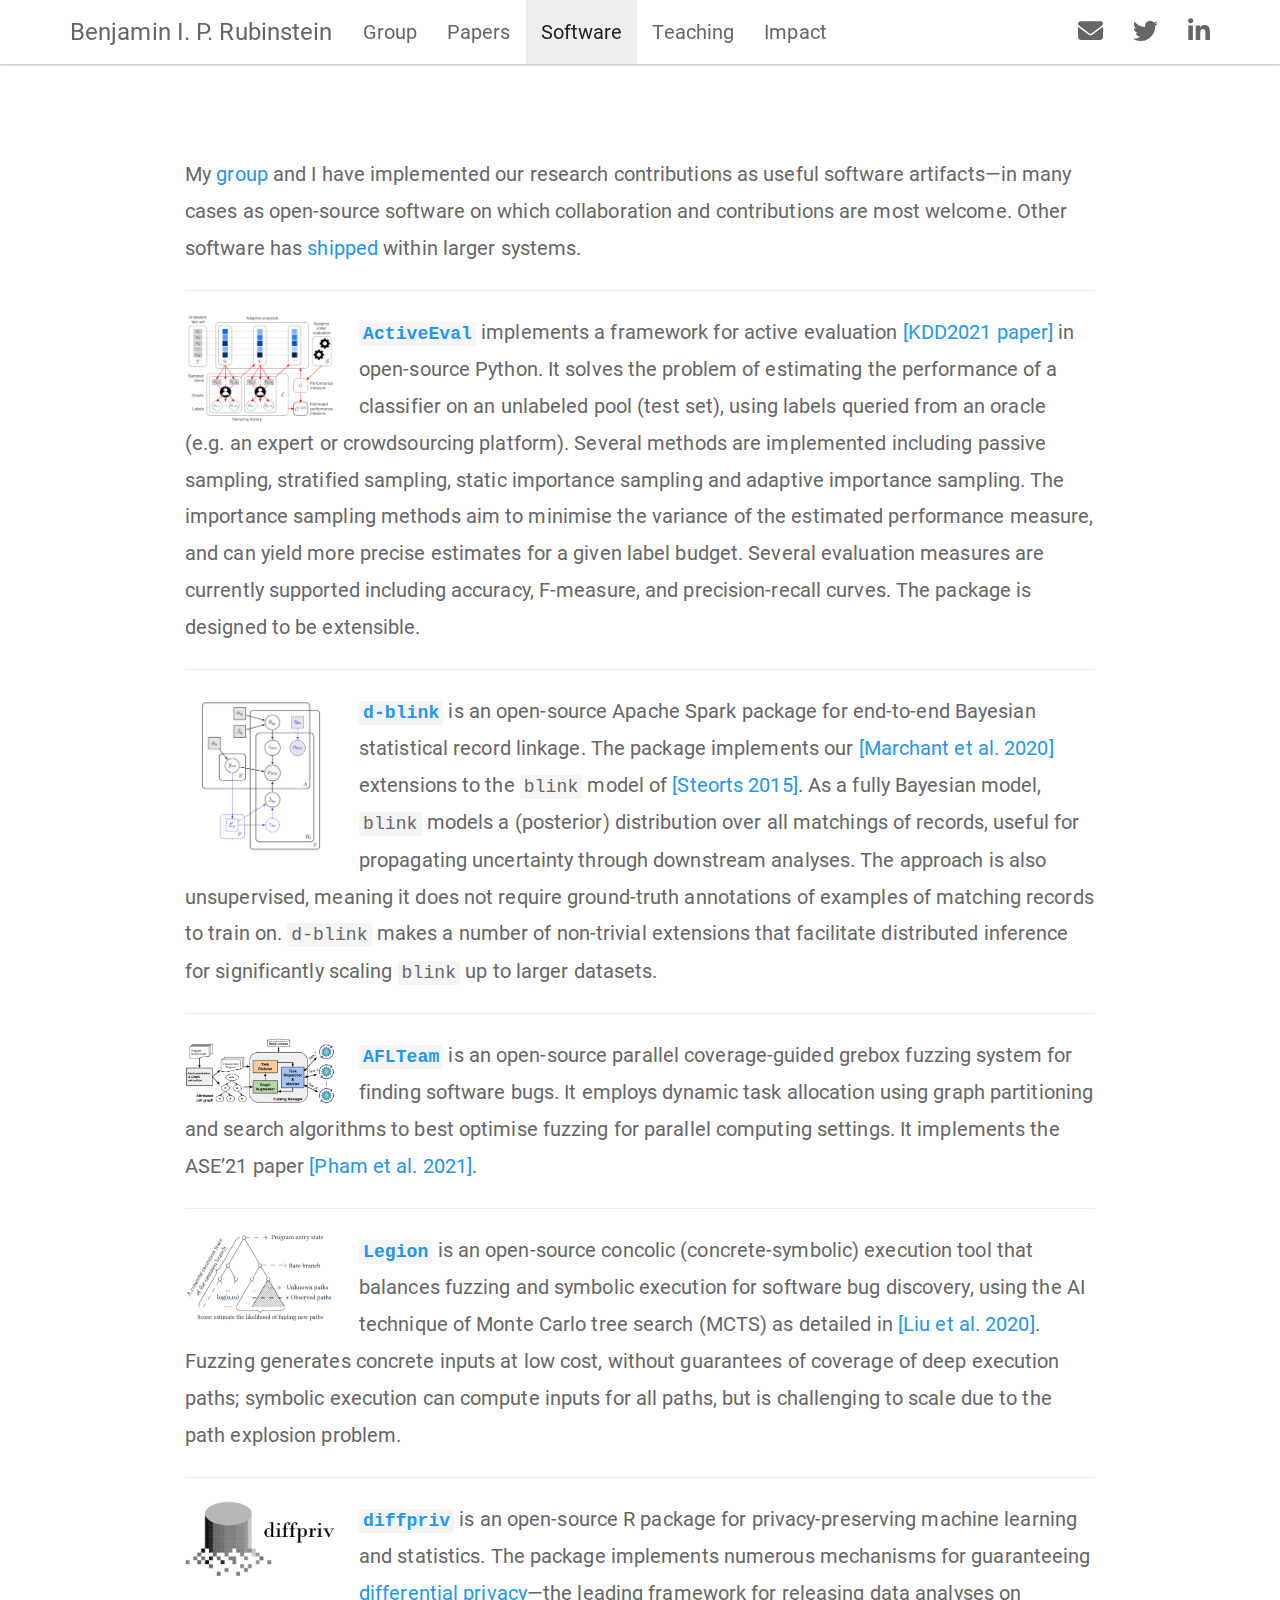
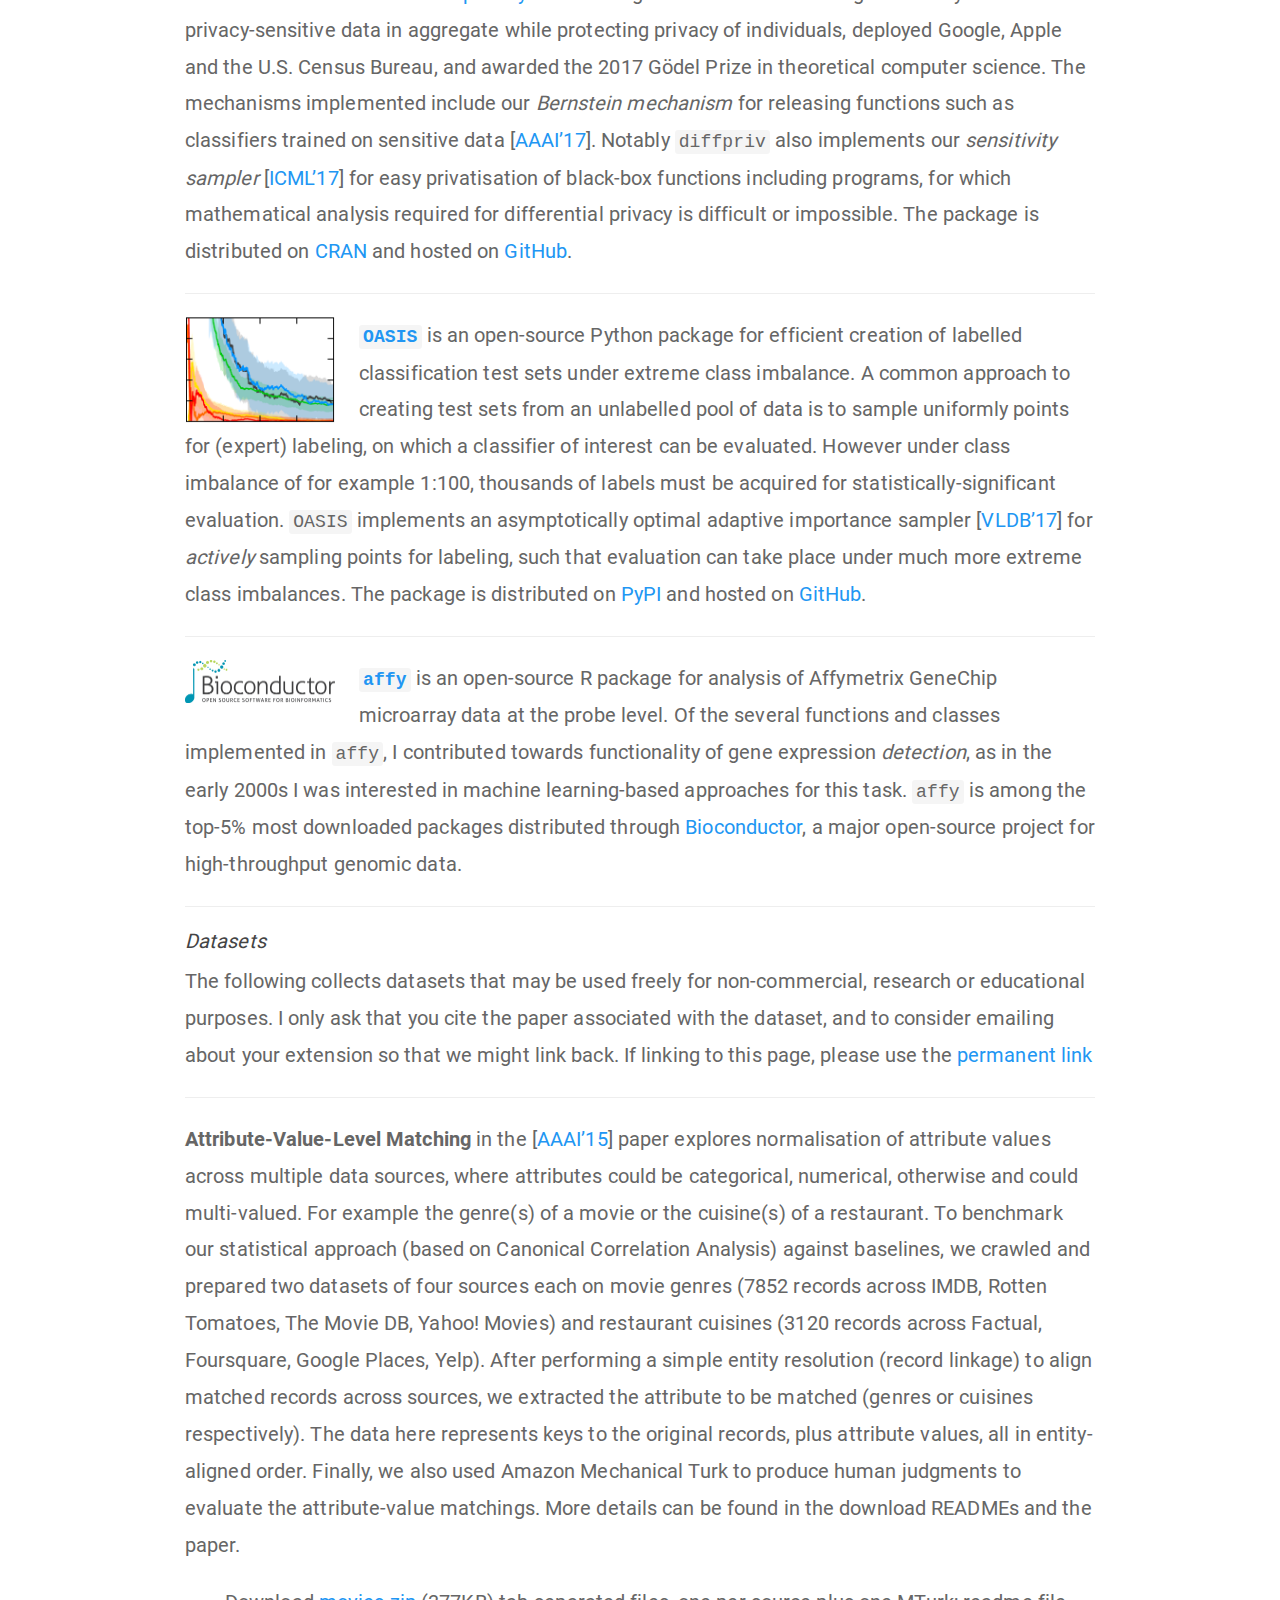
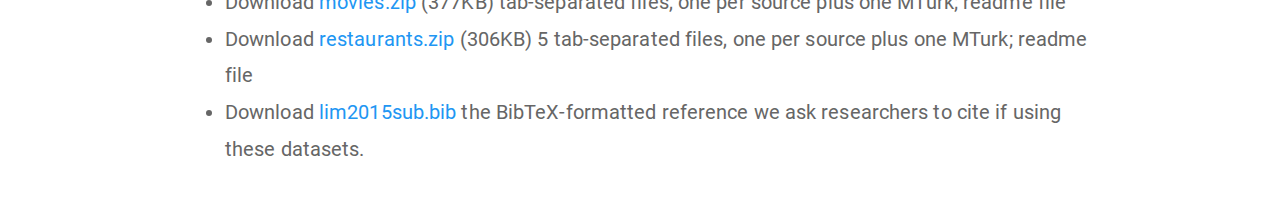
<file: software.html>
<!DOCTYPE html>

<html>

<head>

<meta charset="utf-8" />
<meta name="generator" content="pandoc" />
<meta http-equiv="X-UA-Compatible" content="IE=EDGE" />




<title>software.knit</title>

<script src="site_libs/header-attrs-2.25/header-attrs.js"></script>
<script src="site_libs/jquery-3.6.0/jquery-3.6.0.min.js"></script>
<meta name="viewport" content="width=device-width, initial-scale=1" />
<link href="site_libs/bootstrap-3.3.5/css/paper.min.css" rel="stylesheet" />
<script src="site_libs/bootstrap-3.3.5/js/bootstrap.min.js"></script>
<script src="site_libs/bootstrap-3.3.5/shim/html5shiv.min.js"></script>
<script src="site_libs/bootstrap-3.3.5/shim/respond.min.js"></script>
<style>h1 {font-size: 34px;}
       h1.title {font-size: 38px;}
       h2 {font-size: 30px;}
       h3 {font-size: 24px;}
       h4 {font-size: 18px;}
       h5 {font-size: 16px;}
       h6 {font-size: 12px;}
       code {color: inherit; background-color: rgba(0, 0, 0, 0.04);}
       pre:not([class]) { background-color: white }</style>
<script src="site_libs/navigation-1.1/tabsets.js"></script>
<link href="site_libs/highlightjs-9.12.0/default.css" rel="stylesheet" />
<script src="site_libs/highlightjs-9.12.0/highlight.js"></script>
<link href="site_libs/font-awesome-6.4.2/css/all.min.css" rel="stylesheet" />
<link href="site_libs/font-awesome-6.4.2/css/v4-shims.min.css" rel="stylesheet" />

<style type="text/css">
  code{white-space: pre-wrap;}
  span.smallcaps{font-variant: small-caps;}
  span.underline{text-decoration: underline;}
  div.column{display: inline-block; vertical-align: top; width: 50%;}
  div.hanging-indent{margin-left: 1.5em; text-indent: -1.5em;}
  ul.task-list{list-style: none;}
    </style>

<style type="text/css">code{white-space: pre;}</style>
<script type="text/javascript">
if (window.hljs) {
  hljs.configure({languages: []});
  hljs.initHighlightingOnLoad();
  if (document.readyState && document.readyState === "complete") {
    window.setTimeout(function() { hljs.initHighlighting(); }, 0);
  }
}
</script>






<link rel="stylesheet" href="styles.css" type="text/css" />



<style type = "text/css">
.main-container {
  max-width: 940px;
  margin-left: auto;
  margin-right: auto;
}
img {
  max-width:100%;
}
.tabbed-pane {
  padding-top: 12px;
}
.html-widget {
  margin-bottom: 20px;
}
button.code-folding-btn:focus {
  outline: none;
}
summary {
  display: list-item;
}
details > summary > p:only-child {
  display: inline;
}
pre code {
  padding: 0;
}
</style>


<style type="text/css">
.dropdown-submenu {
  position: relative;
}
.dropdown-submenu>.dropdown-menu {
  top: 0;
  left: 100%;
  margin-top: -6px;
  margin-left: -1px;
  border-radius: 0 6px 6px 6px;
}
.dropdown-submenu:hover>.dropdown-menu {
  display: block;
}
.dropdown-submenu>a:after {
  display: block;
  content: " ";
  float: right;
  width: 0;
  height: 0;
  border-color: transparent;
  border-style: solid;
  border-width: 5px 0 5px 5px;
  border-left-color: #cccccc;
  margin-top: 5px;
  margin-right: -10px;
}
.dropdown-submenu:hover>a:after {
  border-left-color: #adb5bd;
}
.dropdown-submenu.pull-left {
  float: none;
}
.dropdown-submenu.pull-left>.dropdown-menu {
  left: -100%;
  margin-left: 10px;
  border-radius: 6px 0 6px 6px;
}
</style>

<script type="text/javascript">
// manage active state of menu based on current page
$(document).ready(function () {
  // active menu anchor
  href = window.location.pathname
  href = href.substr(href.lastIndexOf('/') + 1)
  if (href === "")
    href = "index.html";
  var menuAnchor = $('a[href="' + href + '"]');

  // mark the anchor link active (and if it's in a dropdown, also mark that active)
  var dropdown = menuAnchor.closest('li.dropdown');
  if (window.bootstrap) { // Bootstrap 4+
    menuAnchor.addClass('active');
    dropdown.find('> .dropdown-toggle').addClass('active');
  } else { // Bootstrap 3
    menuAnchor.parent().addClass('active');
    dropdown.addClass('active');
  }

  // Navbar adjustments
  var navHeight = $(".navbar").first().height() + 15;
  var style = document.createElement('style');
  var pt = "padding-top: " + navHeight + "px; ";
  var mt = "margin-top: -" + navHeight + "px; ";
  var css = "";
  // offset scroll position for anchor links (for fixed navbar)
  for (var i = 1; i <= 6; i++) {
    css += ".section h" + i + "{ " + pt + mt + "}\n";
  }
  style.innerHTML = "body {" + pt + "padding-bottom: 40px; }\n" + css;
  document.head.appendChild(style);
});
</script>

<!-- tabsets -->

<style type="text/css">
.tabset-dropdown > .nav-tabs {
  display: inline-table;
  max-height: 500px;
  min-height: 44px;
  overflow-y: auto;
  border: 1px solid #ddd;
  border-radius: 4px;
}

.tabset-dropdown > .nav-tabs > li.active:before, .tabset-dropdown > .nav-tabs.nav-tabs-open:before {
  content: "\e259";
  font-family: 'Glyphicons Halflings';
  display: inline-block;
  padding: 10px;
  border-right: 1px solid #ddd;
}

.tabset-dropdown > .nav-tabs.nav-tabs-open > li.active:before {
  content: "\e258";
  font-family: 'Glyphicons Halflings';
  border: none;
}

.tabset-dropdown > .nav-tabs > li.active {
  display: block;
}

.tabset-dropdown > .nav-tabs > li > a,
.tabset-dropdown > .nav-tabs > li > a:focus,
.tabset-dropdown > .nav-tabs > li > a:hover {
  border: none;
  display: inline-block;
  border-radius: 4px;
  background-color: transparent;
}

.tabset-dropdown > .nav-tabs.nav-tabs-open > li {
  display: block;
  float: none;
}

.tabset-dropdown > .nav-tabs > li {
  display: none;
}
</style>

<!-- code folding -->




</head>

<body>


<div class="container-fluid main-container">




<div class="navbar navbar-default  navbar-fixed-top" role="navigation">
  <div class="container">
    <div class="navbar-header">
      <button type="button" class="navbar-toggle collapsed" data-toggle="collapse" data-bs-toggle="collapse" data-target="#navbar" data-bs-target="#navbar">
        <span class="icon-bar"></span>
        <span class="icon-bar"></span>
        <span class="icon-bar"></span>
      </button>
      <a class="navbar-brand" href="index.html">Benjamin I. P. Rubinstein</a>
    </div>
    <div id="navbar" class="navbar-collapse collapse">
      <ul class="nav navbar-nav">
        <li>
  <a href="group.html">Group</a>
</li>
<li>
  <a href="pubs.html">Papers</a>
</li>
<li>
  <a href="software.html">Software</a>
</li>
<li>
  <a href="teaching.html">Teaching</a>
</li>
<li>
  <a href="impact.html">Impact</a>
</li>
      </ul>
      <ul class="nav navbar-nav navbar-right">
        <li>
  <a href="contact.html">
    <span class="fa fa-envelope fa-lg"></span>
     
  </a>
</li>
<li>
  <a href="https://twitter.com/bipr">
    <span class="fa fa-twitter fa-lg"></span>
     
  </a>
</li>
<li>
  <a href="http://www.linkedin.com/in/benjaminrubinstein">
    <span class="fa fa-linkedin fa-lg"></span>
     
  </a>
</li>
      </ul>
    </div><!--/.nav-collapse -->
  </div><!--/.container -->
</div><!--/.navbar -->

<div id="header">




</div>


<p><link rel="stylesheet" href="styles.css" type="text/css"></p>
<p><br></p>
<p>My <a href="group.html">group</a> and I have implemented our research
contributions as useful software artifacts—in many cases as open-source
software on which collaboration and contributions are most welcome.
Other software has <a
href="impact.html#microsoft_data_linking">shipped</a> within larger
systems.</p>
<hr />
<p><a
href="https://github.com/ngmarchant/activeeval"><img src="images/activeeval.PNG" style="width:150px; margin-right: 24px" align="left"></a></p>
<p><a
href="https://github.com/ngmarchant/activeeval"><strong><code>ActiveEval</code></strong></a>
implements a framework for active evaluation <a
href="https://arxiv.org/abs/2006.06963">[KDD2021 paper]</a> in
open-source Python. It solves the problem of estimating the performance
of a classifier on an unlabeled pool (test set), using labels queried
from an oracle (e.g. an expert or crowdsourcing platform). Several
methods are implemented including passive sampling, stratified sampling,
static importance sampling and adaptive importance sampling. The
importance sampling methods aim to minimise the variance of the
estimated performance measure, and can yield more precise estimates for
a given label budget. Several evaluation measures are currently
supported including accuracy, F-measure, and precision-recall curves.
The package is designed to be extensible.</p>
<hr />
<p><a
href="https://github.com/ngmarchant/dblink"><img src="images/d-blink.PNG" style="width:150px; margin-right: 24px" align="left"></a></p>
<p><a
href="https://github.com/ngmarchant/dblink"><strong><code>d-blink</code></strong></a>
is an open-source Apache Spark package for end-to-end Bayesian
statistical record linkage. The package implements our <a
href="https://amstat.tandfonline.com/doi/full/10.1080/10618600.2020.1825451">[Marchant
et al. 2020]</a> extensions to the <code>blink</code> model of <a
href="https://projecteuclid.org/euclid.ba/1441790411">[Steorts
2015]</a>. As a fully Bayesian model, <code>blink</code> models a
(posterior) distribution over all matchings of records, useful for
propagating uncertainty through downstream analyses. The approach is
also unsupervised, meaning it does not require ground-truth annotations
of examples of matching records to train on. <code>d-blink</code> makes
a number of non-trivial extensions that facilitate distributed inference
for significantly scaling <code>blink</code> up to larger datasets.</p>
<hr />
<p><a
href="https://github.com/MelbourneFuzzingHub/aflteam?s=09"><img src="images/aflteam.PNG" style="width:150px; margin-right: 24px" align="left"></a></p>
<p><a
href="https://github.com/MelbourneFuzzingHub/aflteam?s=09"><strong><code>AFLTeam</code></strong></a>
is an open-source parallel coverage-guided grebox fuzzing system for
finding software bugs. It employs dynamic task allocation using graph
partitioning and search algorithms to best optimise fuzzing for parallel
computing settings. It implements the ASE’21 paper <a
href="https://thuanpv.github.io/publications/AFLTeam-ASE21-NIER.pdf">[Pham
et al. 2021]</a>.</p>
<hr />
<p><a
href="https://github.com/Alan32Liu/Legion"><img src="images/legion.PNG" style="width:150px; margin-right: 24px" align="left"></a></p>
<p><a
href="https://github.com/Alan32Liu/Legion"><strong><code>Legion</code></strong></a>
is an open-source concolic (concrete-symbolic) execution tool that
balances fuzzing and symbolic execution for software bug discovery,
using the AI technique of Monte Carlo tree search (MCTS) as detailed in
<a href="https://arxiv.org/abs/2002.06311">[Liu et al. 2020]</a>.
Fuzzing generates concrete inputs at low cost, without guarantees of
coverage of deep execution paths; symbolic execution can compute inputs
for all paths, but is challenging to scale due to the path explosion
problem.</p>
<hr />
<p><a
href="https://brubinstein.github.io/diffpriv/"><img src="images/diffpriv.png" style="width:150px; margin-right: 24px" align="left"></a></p>
<p><a
href="https://brubinstein.github.io/diffpriv/"><strong><code>diffpriv</code></strong></a>
is an open-source R package for privacy-preserving machine learning and
statistics. The package implements numerous mechanisms for guaranteeing
<a
href="https://en.wikipedia.org/wiki/Differential_privacy">differential
privacy</a>—the leading framework for releasing data analyses on
privacy-sensitive data in aggregate while protecting privacy of
individuals, deployed Google, Apple and the U.S. Census Bureau, and
awarded the 2017 Gödel Prize in theoretical computer science. The
mechanisms implemented include our <em>Bernstein mechanism</em> for
releasing functions such as classifiers trained on sensitive data [<a
href="http://www.aaai.org/Conferences/AAAI/2017/PreliminaryPapers/12-Alda-14735.pdf">AAAI’17</a>].
Notably <code>diffpriv</code> also implements our <em>sensitivity
sampler</em> [<a
href="http://proceedings.mlr.press/v70/rubinstein17a.html">ICML’17</a>]
for easy privatisation of black-box functions including programs, for
which mathematical analysis required for differential privacy is
difficult or impossible. The package is distributed on <a
href="https://cran.r-project.org/package=diffpriv">CRAN</a> and hosted
on <a href="https://brubinstein.github.io/diffpriv/">GitHub</a>.</p>
<hr />
<p><a
href="https://git.io/OASIS"><img src="images/oasis.PNG" style="width:150px; margin-right: 24px" align="left"></a></p>
<p><a
href="https://git.io/OASIS"><strong><code>OASIS</code></strong></a> is
an open-source Python package for efficient creation of labelled
classification test sets under extreme class imbalance. A common
approach to creating test sets from an unlabelled pool of data is to
sample uniformly points for (expert) labeling, on which a classifier of
interest can be evaluated. However under class imbalance of for example
1:100, thousands of labels must be acquired for
statistically-significant evaluation. <code>OASIS</code> implements an
asymptotically optimal adaptive importance sampler [<a
href="http://www.vldb.org/pvldb/vol10/p1322-rubinstein.pdf">VLDB’17</a>]
for <em>actively</em> sampling points for labeling, such that evaluation
can take place under much more extreme class imbalances. The package is
distributed on <a href="https://pypi.python.org/pypi/oasis">PyPI</a> and
hosted on <a href="https://ngmarchant.github.io/oasis/">GitHub</a>.</p>
<hr />
<p><a
href="https://doi.org/doi:10.18129/B9.bioc.affy"><img src="images/bioconductor.png" style="width:150px; margin-right: 24px" align="left"></a></p>
<p><a
href="https://doi.org/doi:10.18129/B9.bioc.affy"><strong><code>affy</code></strong></a>
is an open-source R package for analysis of Affymetrix GeneChip
microarray data at the probe level. Of the several functions and classes
implemented in <code>affy</code>, I contributed towards functionality of
gene expression <em>detection</em>, as in the early 2000s I was
interested in machine learning-based approaches for this task.
<code>affy</code> is among the top-5% most downloaded packages
distributed through <a
href="https://bioconductor.org/">Bioconductor</a>, a major open-source
project for high-throughput genomic data.</p>
<hr />
<div id="datasets" class="section level4">
<h4>Datasets</h4>
<p>The following collects datasets that may be used freely for
non-commercial, research or educational purposes. I only ask that you
cite the paper associated with the dataset, and to consider emailing
about your extension so that we might link back. If linking to this
page, please use the <a
href="http://people.eng.unimelb.edu.au/brubinstein/data">permanent
link</a></p>
<hr />
<p><strong>Attribute-Value-Level Matching</strong> in the [<a
href="http://www.aaai.org/Papers/AAAI/2015/13Lim.pdf">AAAI’15</a>] paper
explores normalisation of attribute values across multiple data sources,
where attributes could be categorical, numerical, otherwise and could
multi-valued. For example the genre(s) of a movie or the cuisine(s) of a
restaurant. To benchmark our statistical approach (based on Canonical
Correlation Analysis) against baselines, we crawled and prepared two
datasets of four sources each on movie genres (7852 records across IMDB,
Rotten Tomatoes, The Movie DB, Yahoo! Movies) and restaurant cuisines
(3120 records across Factual, Foursquare, Google Places, Yelp). After
performing a simple entity resolution (record linkage) to align matched
records across sources, we extracted the attribute to be matched (genres
or cuisines respectively). The data here represents keys to the original
records, plus attribute values, all in entity-aligned order. Finally, we
also used Amazon Mechanical Turk to produce human judgments to evaluate
the attribute-value matchings. More details can be found in the download
READMEs and the paper.</p>
<ul>
<li>Download <a
href="http://people.eng.unimelb.edu.au/brubinstein/data/cca-movies.zip">movies.zip</a>
(377KB) tab-separated files, one per source plus one MTurk; readme
file</li>
<li>Download <a
href="http://people.eng.unimelb.edu.au/brubinstein/data/cca-restaurants.zip">restaurants.zip</a>
(306KB) 5 tab-separated files, one per source plus one MTurk; readme
file</li>
<li>Download <a href="bib/lim2015sub.bib">lim2015sub.bib</a> the
BibTeX-formatted reference we ask researchers to cite if using these
datasets.</li>
</ul>
</div>




</div>

<script>

// add bootstrap table styles to pandoc tables
function bootstrapStylePandocTables() {
  $('tr.odd').parent('tbody').parent('table').addClass('table table-condensed');
}
$(document).ready(function () {
  bootstrapStylePandocTables();
});


</script>

<!-- tabsets -->

<script>
$(document).ready(function () {
  window.buildTabsets("TOC");
});

$(document).ready(function () {
  $('.tabset-dropdown > .nav-tabs > li').click(function () {
    $(this).parent().toggleClass('nav-tabs-open');
  });
});
</script>

<!-- code folding -->


<!-- dynamically load mathjax for compatibility with self-contained -->
<script>
  (function () {
    var script = document.createElement("script");
    script.type = "text/javascript";
    script.src  = "https://mathjax.rstudio.com/latest/MathJax.js?config=TeX-AMS-MML_HTMLorMML";
    document.getElementsByTagName("head")[0].appendChild(script);
  })();
</script>

</body>
</html>
</file>
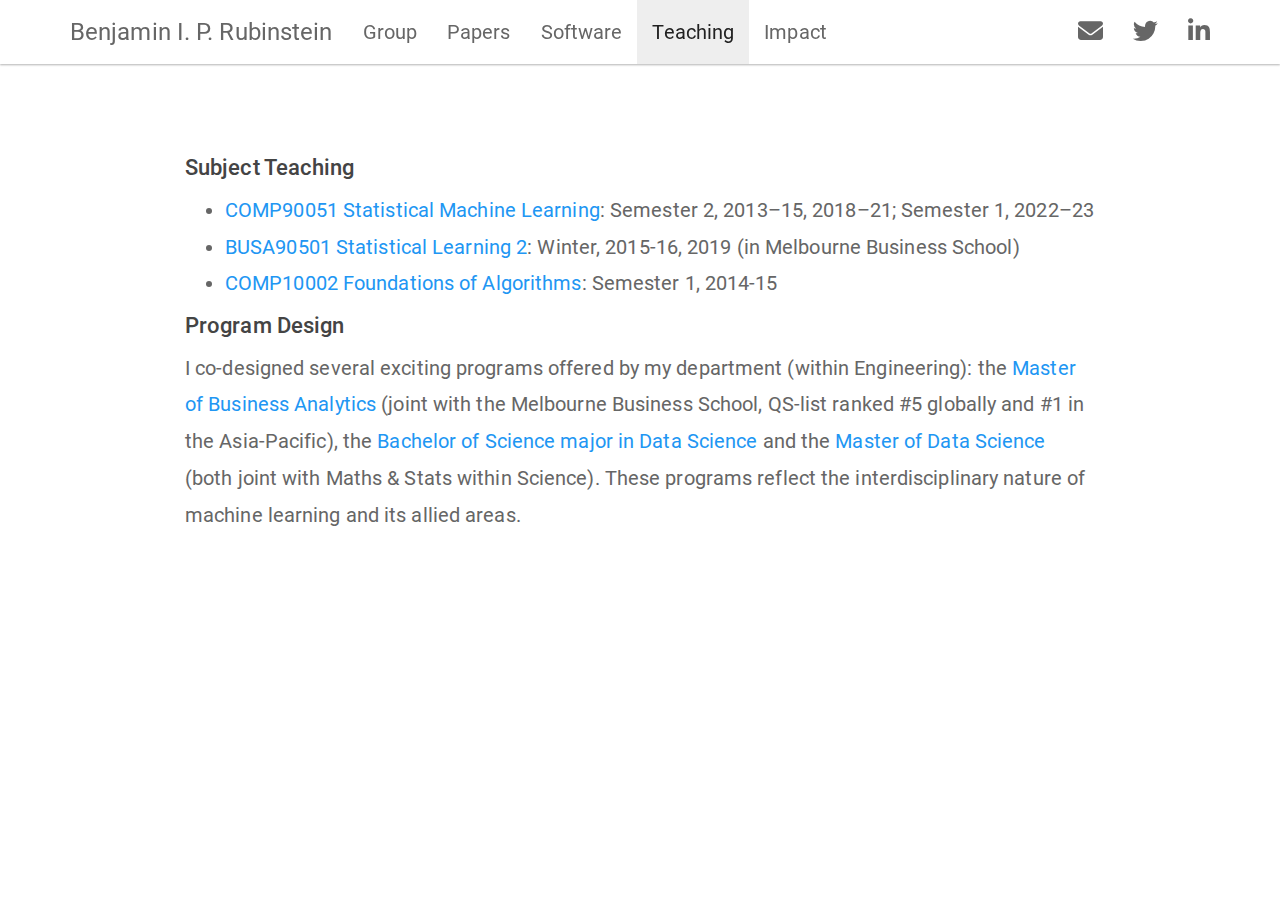
<file: teaching.html>
<!DOCTYPE html>

<html>

<head>

<meta charset="utf-8" />
<meta name="generator" content="pandoc" />
<meta http-equiv="X-UA-Compatible" content="IE=EDGE" />




<title>teaching.knit</title>

<script src="site_libs/header-attrs-2.25/header-attrs.js"></script>
<script src="site_libs/jquery-3.6.0/jquery-3.6.0.min.js"></script>
<meta name="viewport" content="width=device-width, initial-scale=1" />
<link href="site_libs/bootstrap-3.3.5/css/paper.min.css" rel="stylesheet" />
<script src="site_libs/bootstrap-3.3.5/js/bootstrap.min.js"></script>
<script src="site_libs/bootstrap-3.3.5/shim/html5shiv.min.js"></script>
<script src="site_libs/bootstrap-3.3.5/shim/respond.min.js"></script>
<style>h1 {font-size: 34px;}
       h1.title {font-size: 38px;}
       h2 {font-size: 30px;}
       h3 {font-size: 24px;}
       h4 {font-size: 18px;}
       h5 {font-size: 16px;}
       h6 {font-size: 12px;}
       code {color: inherit; background-color: rgba(0, 0, 0, 0.04);}
       pre:not([class]) { background-color: white }</style>
<script src="site_libs/navigation-1.1/tabsets.js"></script>
<link href="site_libs/highlightjs-9.12.0/default.css" rel="stylesheet" />
<script src="site_libs/highlightjs-9.12.0/highlight.js"></script>
<link href="site_libs/font-awesome-6.4.2/css/all.min.css" rel="stylesheet" />
<link href="site_libs/font-awesome-6.4.2/css/v4-shims.min.css" rel="stylesheet" />

<style type="text/css">
  code{white-space: pre-wrap;}
  span.smallcaps{font-variant: small-caps;}
  span.underline{text-decoration: underline;}
  div.column{display: inline-block; vertical-align: top; width: 50%;}
  div.hanging-indent{margin-left: 1.5em; text-indent: -1.5em;}
  ul.task-list{list-style: none;}
    </style>

<style type="text/css">code{white-space: pre;}</style>
<script type="text/javascript">
if (window.hljs) {
  hljs.configure({languages: []});
  hljs.initHighlightingOnLoad();
  if (document.readyState && document.readyState === "complete") {
    window.setTimeout(function() { hljs.initHighlighting(); }, 0);
  }
}
</script>






<link rel="stylesheet" href="styles.css" type="text/css" />



<style type = "text/css">
.main-container {
  max-width: 940px;
  margin-left: auto;
  margin-right: auto;
}
img {
  max-width:100%;
}
.tabbed-pane {
  padding-top: 12px;
}
.html-widget {
  margin-bottom: 20px;
}
button.code-folding-btn:focus {
  outline: none;
}
summary {
  display: list-item;
}
details > summary > p:only-child {
  display: inline;
}
pre code {
  padding: 0;
}
</style>


<style type="text/css">
.dropdown-submenu {
  position: relative;
}
.dropdown-submenu>.dropdown-menu {
  top: 0;
  left: 100%;
  margin-top: -6px;
  margin-left: -1px;
  border-radius: 0 6px 6px 6px;
}
.dropdown-submenu:hover>.dropdown-menu {
  display: block;
}
.dropdown-submenu>a:after {
  display: block;
  content: " ";
  float: right;
  width: 0;
  height: 0;
  border-color: transparent;
  border-style: solid;
  border-width: 5px 0 5px 5px;
  border-left-color: #cccccc;
  margin-top: 5px;
  margin-right: -10px;
}
.dropdown-submenu:hover>a:after {
  border-left-color: #adb5bd;
}
.dropdown-submenu.pull-left {
  float: none;
}
.dropdown-submenu.pull-left>.dropdown-menu {
  left: -100%;
  margin-left: 10px;
  border-radius: 6px 0 6px 6px;
}
</style>

<script type="text/javascript">
// manage active state of menu based on current page
$(document).ready(function () {
  // active menu anchor
  href = window.location.pathname
  href = href.substr(href.lastIndexOf('/') + 1)
  if (href === "")
    href = "index.html";
  var menuAnchor = $('a[href="' + href + '"]');

  // mark the anchor link active (and if it's in a dropdown, also mark that active)
  var dropdown = menuAnchor.closest('li.dropdown');
  if (window.bootstrap) { // Bootstrap 4+
    menuAnchor.addClass('active');
    dropdown.find('> .dropdown-toggle').addClass('active');
  } else { // Bootstrap 3
    menuAnchor.parent().addClass('active');
    dropdown.addClass('active');
  }

  // Navbar adjustments
  var navHeight = $(".navbar").first().height() + 15;
  var style = document.createElement('style');
  var pt = "padding-top: " + navHeight + "px; ";
  var mt = "margin-top: -" + navHeight + "px; ";
  var css = "";
  // offset scroll position for anchor links (for fixed navbar)
  for (var i = 1; i <= 6; i++) {
    css += ".section h" + i + "{ " + pt + mt + "}\n";
  }
  style.innerHTML = "body {" + pt + "padding-bottom: 40px; }\n" + css;
  document.head.appendChild(style);
});
</script>

<!-- tabsets -->

<style type="text/css">
.tabset-dropdown > .nav-tabs {
  display: inline-table;
  max-height: 500px;
  min-height: 44px;
  overflow-y: auto;
  border: 1px solid #ddd;
  border-radius: 4px;
}

.tabset-dropdown > .nav-tabs > li.active:before, .tabset-dropdown > .nav-tabs.nav-tabs-open:before {
  content: "\e259";
  font-family: 'Glyphicons Halflings';
  display: inline-block;
  padding: 10px;
  border-right: 1px solid #ddd;
}

.tabset-dropdown > .nav-tabs.nav-tabs-open > li.active:before {
  content: "\e258";
  font-family: 'Glyphicons Halflings';
  border: none;
}

.tabset-dropdown > .nav-tabs > li.active {
  display: block;
}

.tabset-dropdown > .nav-tabs > li > a,
.tabset-dropdown > .nav-tabs > li > a:focus,
.tabset-dropdown > .nav-tabs > li > a:hover {
  border: none;
  display: inline-block;
  border-radius: 4px;
  background-color: transparent;
}

.tabset-dropdown > .nav-tabs.nav-tabs-open > li {
  display: block;
  float: none;
}

.tabset-dropdown > .nav-tabs > li {
  display: none;
}
</style>

<!-- code folding -->




</head>

<body>


<div class="container-fluid main-container">




<div class="navbar navbar-default  navbar-fixed-top" role="navigation">
  <div class="container">
    <div class="navbar-header">
      <button type="button" class="navbar-toggle collapsed" data-toggle="collapse" data-bs-toggle="collapse" data-target="#navbar" data-bs-target="#navbar">
        <span class="icon-bar"></span>
        <span class="icon-bar"></span>
        <span class="icon-bar"></span>
      </button>
      <a class="navbar-brand" href="index.html">Benjamin I. P. Rubinstein</a>
    </div>
    <div id="navbar" class="navbar-collapse collapse">
      <ul class="nav navbar-nav">
        <li>
  <a href="group.html">Group</a>
</li>
<li>
  <a href="pubs.html">Papers</a>
</li>
<li>
  <a href="software.html">Software</a>
</li>
<li>
  <a href="teaching.html">Teaching</a>
</li>
<li>
  <a href="impact.html">Impact</a>
</li>
      </ul>
      <ul class="nav navbar-nav navbar-right">
        <li>
  <a href="contact.html">
    <span class="fa fa-envelope fa-lg"></span>
     
  </a>
</li>
<li>
  <a href="https://twitter.com/bipr">
    <span class="fa fa-twitter fa-lg"></span>
     
  </a>
</li>
<li>
  <a href="http://www.linkedin.com/in/benjaminrubinstein">
    <span class="fa fa-linkedin fa-lg"></span>
     
  </a>
</li>
      </ul>
    </div><!--/.nav-collapse -->
  </div><!--/.container -->
</div><!--/.navbar -->

<div id="header">




</div>


<p><link rel="stylesheet" href="styles.css" type="text/css"></p>
<p><br></p>
<div id="subject-teaching" class="section level3">
<h3>Subject Teaching</h3>
<ul>
<li><a
href="https://handbook.unimelb.edu.au/view/2018/COMP90051">COMP90051
Statistical Machine Learning</a>: Semester 2, 2013–15, 2018–21; Semester
1, 2022–23</li>
<li><a
href="https://handbook.unimelb.edu.au/view/2015/BUSA90501">BUSA90501
Statistical Learning 2</a>: Winter, 2015-16, 2019 (in Melbourne Business
School)</li>
<li><a
href="https://handbook.unimelb.edu.au/view/2015/COMP10002">COMP10002
Foundations of Algorithms</a>: Semester 1, 2014-15</li>
</ul>
</div>
<div id="program-design" class="section level3">
<h3>Program Design</h3>
<p>I co-designed several exciting programs offered by my department
(within Engineering): the <a
href="http://mbs.edu/programs/masterbusinessanalytics/Pages/Master-Business-Analytics.aspx">Master
of Business Analytics</a> (joint with the Melbourne Business School,
QS-list ranked #5 globally and #1 in the Asia-Pacific), the <a
href="http://bsc.unimelb.edu.au/majors/data-science">Bachelor of Science
major in Data Science</a> and the <a
href="http://science-courses.unimelb.edu.au/study/degrees/master-of-data-science/overview">Master
of Data Science</a> (both joint with Maths &amp; Stats within Science).
These programs reflect the interdisciplinary nature of machine learning
and its allied areas.</p>
</div>




</div>

<script>

// add bootstrap table styles to pandoc tables
function bootstrapStylePandocTables() {
  $('tr.odd').parent('tbody').parent('table').addClass('table table-condensed');
}
$(document).ready(function () {
  bootstrapStylePandocTables();
});


</script>

<!-- tabsets -->

<script>
$(document).ready(function () {
  window.buildTabsets("TOC");
});

$(document).ready(function () {
  $('.tabset-dropdown > .nav-tabs > li').click(function () {
    $(this).parent().toggleClass('nav-tabs-open');
  });
});
</script>

<!-- code folding -->


<!-- dynamically load mathjax for compatibility with self-contained -->
<script>
  (function () {
    var script = document.createElement("script");
    script.type = "text/javascript";
    script.src  = "https://mathjax.rstudio.com/latest/MathJax.js?config=TeX-AMS-MML_HTMLorMML";
    document.getElementsByTagName("head")[0].appendChild(script);
  })();
</script>

</body>
</html>
</file>
<file: site_libs/highlightjs-9.12.0/default.css>
.hljs-literal {
  color: #990073;
}

.hljs-number {
  color: #099;
}

.hljs-comment {
  color: #998;
  font-style: italic;
}

.hljs-keyword {
  color: #900;
  font-weight: bold;
}

.hljs-string {
  color: #d14;
}
</file>
<file: styles.css>
body {
  font-size: 20px;
}
h1 {
  font-size: 32px;
  font-weight: 100;
}
h2 {
  font-size: 28px;
  font-weight: 100;
}
h3 {
  font-size: 22px;
  font-weight: 500;
}
h4 {
  font-size: 20px;
  font-style: italic;
}
img {
    display: block;
    margin: auto;
}

img-circle {
    border-radius: 50%;
}
</file>
<file: site_libs/bootstrap-3.3.5/css/paper.min.css>
@font-face {
  font-family: 'Roboto';
  font-style: normal;
  font-weight: 300;
  src: url(fonts/RobotoLight.ttf) format('truetype');
}
@font-face {
  font-family: 'Roboto';
  font-style: normal;
  font-weight: 400;
  src: url(fonts/Roboto.ttf) format('truetype');
}
@font-face {
  font-family: 'Roboto';
  font-style: normal;
  font-weight: 500;
  src: url(fonts/RobotoMedium.ttf) format('truetype');
}
@font-face {
  font-family: 'Roboto';
  font-style: normal;
  font-weight: 700;
  src: url(fonts/RobotoBold.ttf) format('truetype');
}

/*!
 * bootswatch v3.3.6
 * Homepage: http://bootswatch.com
 * Copyright 2012-2015 Thomas Park
 * Licensed under MIT
 * Based on Bootstrap
*//*!
 * Bootstrap v3.3.6 (http://getbootstrap.com)
 * Copyright 2011-2015 Twitter, Inc.
 * Licensed under MIT (https://github.com/twbs/bootstrap/blob/master/LICENSE)
 *//*! normalize.css v3.0.3 | MIT License | github.com/necolas/normalize.css */html{font-family:sans-serif;-ms-text-size-adjust:100%;-webkit-text-size-adjust:100%}body{margin:0}article,aside,details,figcaption,figure,footer,header,hgroup,main,menu,nav,section,summary{display:block}audio,canvas,progress,video{display:inline-block;vertical-align:baseline}audio:not([controls]){display:none;height:0}[hidden],template{display:none}a{background-color:transparent}a:active,a:hover{outline:0}abbr[title]{border-bottom:1px dotted}b,strong{font-weight:bold}dfn{font-style:italic}h1{font-size:2em;margin:0.67em 0}mark{background:#ff0;color:#000}small{font-size:80%}sub,sup{font-size:75%;line-height:0;position:relative;vertical-align:baseline}sup{top:-0.5em}sub{bottom:-0.25em}img{border:0}svg:not(:root){overflow:hidden}figure{margin:1em 40px}hr{-webkit-box-sizing:content-box;-moz-box-sizing:content-box;box-sizing:content-box;height:0}pre{overflow:auto}code,kbd,pre,samp{font-family:monospace, monospace;font-size:1em}button,input,optgroup,select,textarea{color:inherit;font:inherit;margin:0}button{overflow:visible}button,select{text-transform:none}button,html input[type="button"],input[type="reset"],input[type="submit"]{-webkit-appearance:button;cursor:pointer}button[disabled],html input[disabled]{cursor:default}button::-moz-focus-inner,input::-moz-focus-inner{border:0;padding:0}input{line-height:normal}input[type="checkbox"],input[type="radio"]{-webkit-box-sizing:border-box;-moz-box-sizing:border-box;box-sizing:border-box;padding:0}input[type="number"]::-webkit-inner-spin-button,input[type="number"]::-webkit-outer-spin-button{height:auto}input[type="search"]{-webkit-appearance:textfield;-webkit-box-sizing:content-box;-moz-box-sizing:content-box;box-sizing:content-box}input[type="search"]::-webkit-search-cancel-button,input[type="search"]::-webkit-search-decoration{-webkit-appearance:none}fieldset{border:1px solid #c0c0c0;margin:0 2px;padding:0.35em 0.625em 0.75em}legend{border:0;padding:0}textarea{overflow:auto}optgroup{font-weight:bold}table{border-collapse:collapse;border-spacing:0}td,th{padding:0}/*! Source: https://github.com/h5bp/html5-boilerplate/blob/master/src/css/main.css */@media print{*,*:before,*:after{background:transparent !important;color:#000 !important;-webkit-box-shadow:none !important;box-shadow:none !important;text-shadow:none !important}a,a:visited{text-decoration:underline}a[href]:after{content:" (" attr(href) ")"}abbr[title]:after{content:" (" attr(title) ")"}a[href^="#"]:after,a[href^="javascript:"]:after{content:""}pre,blockquote{border:1px solid #999;page-break-inside:avoid}thead{display:table-header-group}tr,img{page-break-inside:avoid}img{max-width:100% !important}p,h2,h3{orphans:3;widows:3}h2,h3{page-break-after:avoid}.navbar{display:none}.btn>.caret,.dropup>.btn>.caret{border-top-color:#000 !important}.label{border:1px solid #000}.table{border-collapse:collapse !important}.table td,.table th{background-color:#fff !important}.table-bordered th,.table-bordered td{border:1px solid #ddd !important}}@font-face{font-family:'Glyphicons Halflings';src:url('../fonts/glyphicons-halflings-regular.eot');src:url('../fonts/glyphicons-halflings-regular.eot?#iefix') format('embedded-opentype'),url('../fonts/glyphicons-halflings-regular.woff') format('woff'),url('../fonts/glyphicons-halflings-regular.ttf') format('truetype'),url('../fonts/glyphicons-halflings-regular.svg#glyphicons_halflingsregular') format('svg')}.glyphicon{position:relative;top:1px;display:inline-block;font-family:'Glyphicons Halflings';font-style:normal;font-weight:normal;line-height:1;-webkit-font-smoothing:antialiased;-moz-osx-font-smoothing:grayscale}.glyphicon-asterisk:before{content:"\002a"}.glyphicon-plus:before{content:"\002b"}.glyphicon-euro:before,.glyphicon-eur:before{content:"\20ac"}.glyphicon-minus:before{content:"\2212"}.glyphicon-cloud:before{content:"\2601"}.glyphicon-envelope:before{content:"\2709"}.glyphicon-pencil:before{content:"\270f"}.glyphicon-glass:before{content:"\e001"}.glyphicon-music:before{content:"\e002"}.glyphicon-search:before{content:"\e003"}.glyphicon-heart:before{content:"\e005"}.glyphicon-star:before{content:"\e006"}.glyphicon-star-empty:before{content:"\e007"}.glyphicon-user:before{content:"\e008"}.glyphicon-film:before{content:"\e009"}.glyphicon-th-large:before{content:"\e010"}.glyphicon-th:before{content:"\e011"}.glyphicon-th-list:before{content:"\e012"}.glyphicon-ok:before{content:"\e013"}.glyphicon-remove:before{content:"\e014"}.glyphicon-zoom-in:before{content:"\e015"}.glyphicon-zoom-out:before{content:"\e016"}.glyphicon-off:before{content:"\e017"}.glyphicon-signal:before{content:"\e018"}.glyphicon-cog:before{content:"\e019"}.glyphicon-trash:before{content:"\e020"}.glyphicon-home:before{content:"\e021"}.glyphicon-file:before{content:"\e022"}.glyphicon-time:before{content:"\e023"}.glyphicon-road:before{content:"\e024"}.glyphicon-download-alt:before{content:"\e025"}.glyphicon-download:before{content:"\e026"}.glyphicon-upload:before{content:"\e027"}.glyphicon-inbox:before{content:"\e028"}.glyphicon-play-circle:before{content:"\e029"}.glyphicon-repeat:before{content:"\e030"}.glyphicon-refresh:before{content:"\e031"}.glyphicon-list-alt:before{content:"\e032"}.glyphicon-lock:before{content:"\e033"}.glyphicon-flag:before{content:"\e034"}.glyphicon-headphones:before{content:"\e035"}.glyphicon-volume-off:before{content:"\e036"}.glyphicon-volume-down:before{content:"\e037"}.glyphicon-volume-up:before{content:"\e038"}.glyphicon-qrcode:before{content:"\e039"}.glyphicon-barcode:before{content:"\e040"}.glyphicon-tag:before{content:"\e041"}.glyphicon-tags:before{content:"\e042"}.glyphicon-book:before{content:"\e043"}.glyphicon-bookmark:before{content:"\e044"}.glyphicon-print:before{content:"\e045"}.glyphicon-camera:before{content:"\e046"}.glyphicon-font:before{content:"\e047"}.glyphicon-bold:before{content:"\e048"}.glyphicon-italic:before{content:"\e049"}.glyphicon-text-height:before{content:"\e050"}.glyphicon-text-width:before{content:"\e051"}.glyphicon-align-left:before{content:"\e052"}.glyphicon-align-center:before{content:"\e053"}.glyphicon-align-right:before{content:"\e054"}.glyphicon-align-justify:before{content:"\e055"}.glyphicon-list:before{content:"\e056"}.glyphicon-indent-left:before{content:"\e057"}.glyphicon-indent-right:before{content:"\e058"}.glyphicon-facetime-video:before{content:"\e059"}.glyphicon-picture:before{content:"\e060"}.glyphicon-map-marker:before{content:"\e062"}.glyphicon-adjust:before{content:"\e063"}.glyphicon-tint:before{content:"\e064"}.glyphicon-edit:before{content:"\e065"}.glyphicon-share:before{content:"\e066"}.glyphicon-check:before{content:"\e067"}.glyphicon-move:before{content:"\e068"}.glyphicon-step-backward:before{content:"\e069"}.glyphicon-fast-backward:before{content:"\e070"}.glyphicon-backward:before{content:"\e071"}.glyphicon-play:before{content:"\e072"}.glyphicon-pause:before{content:"\e073"}.glyphicon-stop:before{content:"\e074"}.glyphicon-forward:before{content:"\e075"}.glyphicon-fast-forward:before{content:"\e076"}.glyphicon-step-forward:before{content:"\e077"}.glyphicon-eject:before{content:"\e078"}.glyphicon-chevron-left:before{content:"\e079"}.glyphicon-chevron-right:before{content:"\e080"}.glyphicon-plus-sign:before{content:"\e081"}.glyphicon-minus-sign:before{content:"\e082"}.glyphicon-remove-sign:before{content:"\e083"}.glyphicon-ok-sign:before{content:"\e084"}.glyphicon-question-sign:before{content:"\e085"}.glyphicon-info-sign:before{content:"\e086"}.glyphicon-screenshot:before{content:"\e087"}.glyphicon-remove-circle:before{content:"\e088"}.glyphicon-ok-circle:before{content:"\e089"}.glyphicon-ban-circle:before{content:"\e090"}.glyphicon-arrow-left:before{content:"\e091"}.glyphicon-arrow-right:before{content:"\e092"}.glyphicon-arrow-up:before{content:"\e093"}.glyphicon-arrow-down:before{content:"\e094"}.glyphicon-share-alt:before{content:"\e095"}.glyphicon-resize-full:before{content:"\e096"}.glyphicon-resize-small:before{content:"\e097"}.glyphicon-exclamation-sign:before{content:"\e101"}.glyphicon-gift:before{content:"\e102"}.glyphicon-leaf:before{content:"\e103"}.glyphicon-fire:before{content:"\e104"}.glyphicon-eye-open:before{content:"\e105"}.glyphicon-eye-close:before{content:"\e106"}.glyphicon-warning-sign:before{content:"\e107"}.glyphicon-plane:before{content:"\e108"}.glyphicon-calendar:before{content:"\e109"}.glyphicon-random:before{content:"\e110"}.glyphicon-comment:before{content:"\e111"}.glyphicon-magnet:before{content:"\e112"}.glyphicon-chevron-up:before{content:"\e113"}.glyphicon-chevron-down:before{content:"\e114"}.glyphicon-retweet:before{content:"\e115"}.glyphicon-shopping-cart:before{content:"\e116"}.glyphicon-folder-close:before{content:"\e117"}.glyphicon-folder-open:before{content:"\e118"}.glyphicon-resize-vertical:before{content:"\e119"}.glyphicon-resize-horizontal:before{content:"\e120"}.glyphicon-hdd:before{content:"\e121"}.glyphicon-bullhorn:before{content:"\e122"}.glyphicon-bell:before{content:"\e123"}.glyphicon-certificate:before{content:"\e124"}.glyphicon-thumbs-up:before{content:"\e125"}.glyphicon-thumbs-down:before{content:"\e126"}.glyphicon-hand-right:before{content:"\e127"}.glyphicon-hand-left:before{content:"\e128"}.glyphicon-hand-up:before{content:"\e129"}.glyphicon-hand-down:before{content:"\e130"}.glyphicon-circle-arrow-right:before{content:"\e131"}.glyphicon-circle-arrow-left:before{content:"\e132"}.glyphicon-circle-arrow-up:before{content:"\e133"}.glyphicon-circle-arrow-down:before{content:"\e134"}.glyphicon-globe:before{content:"\e135"}.glyphicon-wrench:before{content:"\e136"}.glyphicon-tasks:before{content:"\e137"}.glyphicon-filter:before{content:"\e138"}.glyphicon-briefcase:before{content:"\e139"}.glyphicon-fullscreen:before{content:"\e140"}.glyphicon-dashboard:before{content:"\e141"}.glyphicon-paperclip:before{content:"\e142"}.glyphicon-heart-empty:before{content:"\e143"}.glyphicon-link:before{content:"\e144"}.glyphicon-phone:before{content:"\e145"}.glyphicon-pushpin:before{content:"\e146"}.glyphicon-usd:before{content:"\e148"}.glyphicon-gbp:before{content:"\e149"}.glyphicon-sort:before{content:"\e150"}.glyphicon-sort-by-alphabet:before{content:"\e151"}.glyphicon-sort-by-alphabet-alt:before{content:"\e152"}.glyphicon-sort-by-order:before{content:"\e153"}.glyphicon-sort-by-order-alt:before{content:"\e154"}.glyphicon-sort-by-attributes:before{content:"\e155"}.glyphicon-sort-by-attributes-alt:before{content:"\e156"}.glyphicon-unchecked:before{content:"\e157"}.glyphicon-expand:before{content:"\e158"}.glyphicon-collapse-down:before{content:"\e159"}.glyphicon-collapse-up:before{content:"\e160"}.glyphicon-log-in:before{content:"\e161"}.glyphicon-flash:before{content:"\e162"}.glyphicon-log-out:before{content:"\e163"}.glyphicon-new-window:before{content:"\e164"}.glyphicon-record:before{content:"\e165"}.glyphicon-save:before{content:"\e166"}.glyphicon-open:before{content:"\e167"}.glyphicon-saved:before{content:"\e168"}.glyphicon-import:before{content:"\e169"}.glyphicon-export:before{content:"\e170"}.glyphicon-send:before{content:"\e171"}.glyphicon-floppy-disk:before{content:"\e172"}.glyphicon-floppy-saved:before{content:"\e173"}.glyphicon-floppy-remove:before{content:"\e174"}.glyphicon-floppy-save:before{content:"\e175"}.glyphicon-floppy-open:before{content:"\e176"}.glyphicon-credit-card:before{content:"\e177"}.glyphicon-transfer:before{content:"\e178"}.glyphicon-cutlery:before{content:"\e179"}.glyphicon-header:before{content:"\e180"}.glyphicon-compressed:before{content:"\e181"}.glyphicon-earphone:before{content:"\e182"}.glyphicon-phone-alt:before{content:"\e183"}.glyphicon-tower:before{content:"\e184"}.glyphicon-stats:before{content:"\e185"}.glyphicon-sd-video:before{content:"\e186"}.glyphicon-hd-video:before{content:"\e187"}.glyphicon-subtitles:before{content:"\e188"}.glyphicon-sound-stereo:before{content:"\e189"}.glyphicon-sound-dolby:before{content:"\e190"}.glyphicon-sound-5-1:before{content:"\e191"}.glyphicon-sound-6-1:before{content:"\e192"}.glyphicon-sound-7-1:before{content:"\e193"}.glyphicon-copyright-mark:before{content:"\e194"}.glyphicon-registration-mark:before{content:"\e195"}.glyphicon-cloud-download:before{content:"\e197"}.glyphicon-cloud-upload:before{content:"\e198"}.glyphicon-tree-conifer:before{content:"\e199"}.glyphicon-tree-deciduous:before{content:"\e200"}.glyphicon-cd:before{content:"\e201"}.glyphicon-save-file:before{content:"\e202"}.glyphicon-open-file:before{content:"\e203"}.glyphicon-level-up:before{content:"\e204"}.glyphicon-copy:before{content:"\e205"}.glyphicon-paste:before{content:"\e206"}.glyphicon-alert:before{content:"\e209"}.glyphicon-equalizer:before{content:"\e210"}.glyphicon-king:before{content:"\e211"}.glyphicon-queen:before{content:"\e212"}.glyphicon-pawn:before{content:"\e213"}.glyphicon-bishop:before{content:"\e214"}.glyphicon-knight:before{content:"\e215"}.glyphicon-baby-formula:before{content:"\e216"}.glyphicon-tent:before{content:"\26fa"}.glyphicon-blackboard:before{content:"\e218"}.glyphicon-bed:before{content:"\e219"}.glyphicon-apple:before{content:"\f8ff"}.glyphicon-erase:before{content:"\e221"}.glyphicon-hourglass:before{content:"\231b"}.glyphicon-lamp:before{content:"\e223"}.glyphicon-duplicate:before{content:"\e224"}.glyphicon-piggy-bank:before{content:"\e225"}.glyphicon-scissors:before{content:"\e226"}.glyphicon-bitcoin:before{content:"\e227"}.glyphicon-btc:before{content:"\e227"}.glyphicon-xbt:before{content:"\e227"}.glyphicon-yen:before{content:"\00a5"}.glyphicon-jpy:before{content:"\00a5"}.glyphicon-ruble:before{content:"\20bd"}.glyphicon-rub:before{content:"\20bd"}.glyphicon-scale:before{content:"\e230"}.glyphicon-ice-lolly:before{content:"\e231"}.glyphicon-ice-lolly-tasted:before{content:"\e232"}.glyphicon-education:before{content:"\e233"}.glyphicon-option-horizontal:before{content:"\e234"}.glyphicon-option-vertical:before{content:"\e235"}.glyphicon-menu-hamburger:before{content:"\e236"}.glyphicon-modal-window:before{content:"\e237"}.glyphicon-oil:before{content:"\e238"}.glyphicon-grain:before{content:"\e239"}.glyphicon-sunglasses:before{content:"\e240"}.glyphicon-text-size:before{content:"\e241"}.glyphicon-text-color:before{content:"\e242"}.glyphicon-text-background:before{content:"\e243"}.glyphicon-object-align-top:before{content:"\e244"}.glyphicon-object-align-bottom:before{content:"\e245"}.glyphicon-object-align-horizontal:before{content:"\e246"}.glyphicon-object-align-left:before{content:"\e247"}.glyphicon-object-align-vertical:before{content:"\e248"}.glyphicon-object-align-right:before{content:"\e249"}.glyphicon-triangle-right:before{content:"\e250"}.glyphicon-triangle-left:before{content:"\e251"}.glyphicon-triangle-bottom:before{content:"\e252"}.glyphicon-triangle-top:before{content:"\e253"}.glyphicon-console:before{content:"\e254"}.glyphicon-superscript:before{content:"\e255"}.glyphicon-subscript:before{content:"\e256"}.glyphicon-menu-left:before{content:"\e257"}.glyphicon-menu-right:before{content:"\e258"}.glyphicon-menu-down:before{content:"\e259"}.glyphicon-menu-up:before{content:"\e260"}*{-webkit-box-sizing:border-box;-moz-box-sizing:border-box;box-sizing:border-box}*:before,*:after{-webkit-box-sizing:border-box;-moz-box-sizing:border-box;box-sizing:border-box}html{font-size:10px;-webkit-tap-highlight-color:rgba(0,0,0,0)}body{font-family:"Roboto","Helvetica Neue",Helvetica,Arial,sans-serif;font-size:13px;line-height:1.846;color:#666666;background-color:#ffffff}input,button,select,textarea{font-family:inherit;font-size:inherit;line-height:inherit}a{color:#2196f3;text-decoration:none}a:hover,a:focus{color:#0a6ebd;text-decoration:underline}a:focus{outline:thin dotted;outline:5px auto -webkit-focus-ring-color;outline-offset:-2px}figure{margin:0}img{vertical-align:middle}.img-responsive,.thumbnail>img,.thumbnail a>img,.carousel-inner>.item>img,.carousel-inner>.item>a>img{display:block;max-width:100%;height:auto}.img-rounded{border-radius:3px}.img-thumbnail{padding:4px;line-height:1.846;background-color:#ffffff;border:1px solid #dddddd;border-radius:3px;-webkit-transition:all .2s ease-in-out;-o-transition:all .2s ease-in-out;transition:all .2s ease-in-out;display:inline-block;max-width:100%;height:auto}.img-circle{border-radius:50%}hr{margin-top:23px;margin-bottom:23px;border:0;border-top:1px solid #eeeeee}.sr-only{position:absolute;width:1px;height:1px;margin:-1px;padding:0;overflow:hidden;clip:rect(0, 0, 0, 0);border:0}.sr-only-focusable:active,.sr-only-focusable:focus{position:static;width:auto;height:auto;margin:0;overflow:visible;clip:auto}[role="button"]{cursor:pointer}h1,h2,h3,h4,h5,h6,.h1,.h2,.h3,.h4,.h5,.h6{font-family:inherit;font-weight:400;line-height:1.1;color:#444444}h1 small,h2 small,h3 small,h4 small,h5 small,h6 small,.h1 small,.h2 small,.h3 small,.h4 small,.h5 small,.h6 small,h1 .small,h2 .small,h3 .small,h4 .small,h5 .small,h6 .small,.h1 .small,.h2 .small,.h3 .small,.h4 .small,.h5 .small,.h6 .small{font-weight:normal;line-height:1;color:#bbbbbb}h1,.h1,h2,.h2,h3,.h3{margin-top:23px;margin-bottom:11.5px}h1 small,.h1 small,h2 small,.h2 small,h3 small,.h3 small,h1 .small,.h1 .small,h2 .small,.h2 .small,h3 .small,.h3 .small{font-size:65%}h4,.h4,h5,.h5,h6,.h6{margin-top:11.5px;margin-bottom:11.5px}h4 small,.h4 small,h5 small,.h5 small,h6 small,.h6 small,h4 .small,.h4 .small,h5 .small,.h5 .small,h6 .small,.h6 .small{font-size:75%}h1,.h1{font-size:56px}h2,.h2{font-size:45px}h3,.h3{font-size:34px}h4,.h4{font-size:24px}h5,.h5{font-size:20px}h6,.h6{font-size:14px}p{margin:0 0 11.5px}.lead{margin-bottom:23px;font-size:14px;font-weight:300;line-height:1.4}@media (min-width:768px){.lead{font-size:19.5px}}small,.small{font-size:92%}mark,.mark{background-color:#ffe0b2;padding:.2em}.text-left{text-align:left}.text-right{text-align:right}.text-center{text-align:center}.text-justify{text-align:justify}.text-nowrap{white-space:nowrap}.text-lowercase{text-transform:lowercase}.text-uppercase{text-transform:uppercase}.text-capitalize{text-transform:capitalize}.text-muted{color:#bbbbbb}.text-primary{color:#2196f3}a.text-primary:hover,a.text-primary:focus{color:#0c7cd5}.text-success{color:#4caf50}a.text-success:hover,a.text-success:focus{color:#3d8b40}.text-info{color:#9c27b0}a.text-info:hover,a.text-info:focus{color:#771e86}.text-warning{color:#ff9800}a.text-warning:hover,a.text-warning:focus{color:#cc7a00}.text-danger{color:#e51c23}a.text-danger:hover,a.text-danger:focus{color:#b9151b}.bg-primary{color:#fff;background-color:#2196f3}a.bg-primary:hover,a.bg-primary:focus{background-color:#0c7cd5}.bg-success{background-color:#dff0d8}a.bg-success:hover,a.bg-success:focus{background-color:#c1e2b3}.bg-info{background-color:#e1bee7}a.bg-info:hover,a.bg-info:focus{background-color:#d099d9}.bg-warning{background-color:#ffe0b2}a.bg-warning:hover,a.bg-warning:focus{background-color:#ffcb7f}.bg-danger{background-color:#f9bdbb}a.bg-danger:hover,a.bg-danger:focus{background-color:#f5908c}.page-header{padding-bottom:10.5px;margin:46px 0 23px;border-bottom:1px solid #eeeeee}ul,ol{margin-top:0;margin-bottom:11.5px}ul ul,ol ul,ul ol,ol ol{margin-bottom:0}.list-unstyled{padding-left:0;list-style:none}.list-inline{padding-left:0;list-style:none;margin-left:-5px}.list-inline>li{display:inline-block;padding-left:5px;padding-right:5px}dl{margin-top:0;margin-bottom:23px}dt,dd{line-height:1.846}dt{font-weight:bold}dd{margin-left:0}@media (min-width:768px){.dl-horizontal dt{float:left;width:160px;clear:left;text-align:right;overflow:hidden;text-overflow:ellipsis;white-space:nowrap}.dl-horizontal dd{margin-left:180px}}abbr[title],abbr[data-original-title]{cursor:help;border-bottom:1px dotted #bbbbbb}.initialism{font-size:90%;text-transform:uppercase}blockquote{padding:11.5px 23px;margin:0 0 23px;font-size:16.25px;border-left:5px solid #eeeeee}blockquote p:last-child,blockquote ul:last-child,blockquote ol:last-child{margin-bottom:0}blockquote footer,blockquote small,blockquote .small{display:block;font-size:80%;line-height:1.846;color:#bbbbbb}blockquote footer:before,blockquote small:before,blockquote .small:before{content:'\2014 \00A0'}.blockquote-reverse,blockquote.pull-right{padding-right:15px;padding-left:0;border-right:5px solid #eeeeee;border-left:0;text-align:right}.blockquote-reverse footer:before,blockquote.pull-right footer:before,.blockquote-reverse small:before,blockquote.pull-right small:before,.blockquote-reverse .small:before,blockquote.pull-right .small:before{content:''}.blockquote-reverse footer:after,blockquote.pull-right footer:after,.blockquote-reverse small:after,blockquote.pull-right small:after,.blockquote-reverse .small:after,blockquote.pull-right .small:after{content:'\00A0 \2014'}address{margin-bottom:23px;font-style:normal;line-height:1.846}code,kbd,pre,samp{font-family:monospace}code{padding:2px 4px;font-size:90%;color:#c7254e;background-color:#f9f2f4;border-radius:3px}kbd{padding:2px 4px;font-size:90%;color:#ffffff;background-color:#333333;border-radius:3px;-webkit-box-shadow:inset 0 -1px 0 rgba(0,0,0,0.25);box-shadow:inset 0 -1px 0 rgba(0,0,0,0.25)}kbd kbd{padding:0;font-size:100%;font-weight:bold;-webkit-box-shadow:none;box-shadow:none}pre{display:block;padding:11px;margin:0 0 11.5px;font-size:12px;line-height:1.846;word-break:break-all;word-wrap:break-word;color:#212121;background-color:#f5f5f5;border:1px solid #cccccc;border-radius:3px}pre code{padding:0;font-size:inherit;color:inherit;white-space:pre-wrap;background-color:transparent;border-radius:0}.pre-scrollable{max-height:340px;overflow-y:scroll}.container{margin-right:auto;margin-left:auto;padding-left:15px;padding-right:15px}@media (min-width:768px){.container{width:750px}}@media (min-width:992px){.container{width:970px}}@media (min-width:1200px){.container{width:1170px}}.container-fluid{margin-right:auto;margin-left:auto;padding-left:15px;padding-right:15px}.row{margin-left:-15px;margin-right:-15px}.col-xs-1,.col-sm-1,.col-md-1,.col-lg-1,.col-xs-2,.col-sm-2,.col-md-2,.col-lg-2,.col-xs-3,.col-sm-3,.col-md-3,.col-lg-3,.col-xs-4,.col-sm-4,.col-md-4,.col-lg-4,.col-xs-5,.col-sm-5,.col-md-5,.col-lg-5,.col-xs-6,.col-sm-6,.col-md-6,.col-lg-6,.col-xs-7,.col-sm-7,.col-md-7,.col-lg-7,.col-xs-8,.col-sm-8,.col-md-8,.col-lg-8,.col-xs-9,.col-sm-9,.col-md-9,.col-lg-9,.col-xs-10,.col-sm-10,.col-md-10,.col-lg-10,.col-xs-11,.col-sm-11,.col-md-11,.col-lg-11,.col-xs-12,.col-sm-12,.col-md-12,.col-lg-12{position:relative;min-height:1px;padding-left:15px;padding-right:15px}.col-xs-1,.col-xs-2,.col-xs-3,.col-xs-4,.col-xs-5,.col-xs-6,.col-xs-7,.col-xs-8,.col-xs-9,.col-xs-10,.col-xs-11,.col-xs-12{float:left}.col-xs-12{width:100%}.col-xs-11{width:91.66666667%}.col-xs-10{width:83.33333333%}.col-xs-9{width:75%}.col-xs-8{width:66.66666667%}.col-xs-7{width:58.33333333%}.col-xs-6{width:50%}.col-xs-5{width:41.66666667%}.col-xs-4{width:33.33333333%}.col-xs-3{width:25%}.col-xs-2{width:16.66666667%}.col-xs-1{width:8.33333333%}.col-xs-pull-12{right:100%}.col-xs-pull-11{right:91.66666667%}.col-xs-pull-10{right:83.33333333%}.col-xs-pull-9{right:75%}.col-xs-pull-8{right:66.66666667%}.col-xs-pull-7{right:58.33333333%}.col-xs-pull-6{right:50%}.col-xs-pull-5{right:41.66666667%}.col-xs-pull-4{right:33.33333333%}.col-xs-pull-3{right:25%}.col-xs-pull-2{right:16.66666667%}.col-xs-pull-1{right:8.33333333%}.col-xs-pull-0{right:auto}.col-xs-push-12{left:100%}.col-xs-push-11{left:91.66666667%}.col-xs-push-10{left:83.33333333%}.col-xs-push-9{left:75%}.col-xs-push-8{left:66.66666667%}.col-xs-push-7{left:58.33333333%}.col-xs-push-6{left:50%}.col-xs-push-5{left:41.66666667%}.col-xs-push-4{left:33.33333333%}.col-xs-push-3{left:25%}.col-xs-push-2{left:16.66666667%}.col-xs-push-1{left:8.33333333%}.col-xs-push-0{left:auto}.col-xs-offset-12{margin-left:100%}.col-xs-offset-11{margin-left:91.66666667%}.col-xs-offset-10{margin-left:83.33333333%}.col-xs-offset-9{margin-left:75%}.col-xs-offset-8{margin-left:66.66666667%}.col-xs-offset-7{margin-left:58.33333333%}.col-xs-offset-6{margin-left:50%}.col-xs-offset-5{margin-left:41.66666667%}.col-xs-offset-4{margin-left:33.33333333%}.col-xs-offset-3{margin-left:25%}.col-xs-offset-2{margin-left:16.66666667%}.col-xs-offset-1{margin-left:8.33333333%}.col-xs-offset-0{margin-left:0%}@media (min-width:768px){.col-sm-1,.col-sm-2,.col-sm-3,.col-sm-4,.col-sm-5,.col-sm-6,.col-sm-7,.col-sm-8,.col-sm-9,.col-sm-10,.col-sm-11,.col-sm-12{float:left}.col-sm-12{width:100%}.col-sm-11{width:91.66666667%}.col-sm-10{width:83.33333333%}.col-sm-9{width:75%}.col-sm-8{width:66.66666667%}.col-sm-7{width:58.33333333%}.col-sm-6{width:50%}.col-sm-5{width:41.66666667%}.col-sm-4{width:33.33333333%}.col-sm-3{width:25%}.col-sm-2{width:16.66666667%}.col-sm-1{width:8.33333333%}.col-sm-pull-12{right:100%}.col-sm-pull-11{right:91.66666667%}.col-sm-pull-10{right:83.33333333%}.col-sm-pull-9{right:75%}.col-sm-pull-8{right:66.66666667%}.col-sm-pull-7{right:58.33333333%}.col-sm-pull-6{right:50%}.col-sm-pull-5{right:41.66666667%}.col-sm-pull-4{right:33.33333333%}.col-sm-pull-3{right:25%}.col-sm-pull-2{right:16.66666667%}.col-sm-pull-1{right:8.33333333%}.col-sm-pull-0{right:auto}.col-sm-push-12{left:100%}.col-sm-push-11{left:91.66666667%}.col-sm-push-10{left:83.33333333%}.col-sm-push-9{left:75%}.col-sm-push-8{left:66.66666667%}.col-sm-push-7{left:58.33333333%}.col-sm-push-6{left:50%}.col-sm-push-5{left:41.66666667%}.col-sm-push-4{left:33.33333333%}.col-sm-push-3{left:25%}.col-sm-push-2{left:16.66666667%}.col-sm-push-1{left:8.33333333%}.col-sm-push-0{left:auto}.col-sm-offset-12{margin-left:100%}.col-sm-offset-11{margin-left:91.66666667%}.col-sm-offset-10{margin-left:83.33333333%}.col-sm-offset-9{margin-left:75%}.col-sm-offset-8{margin-left:66.66666667%}.col-sm-offset-7{margin-left:58.33333333%}.col-sm-offset-6{margin-left:50%}.col-sm-offset-5{margin-left:41.66666667%}.col-sm-offset-4{margin-left:33.33333333%}.col-sm-offset-3{margin-left:25%}.col-sm-offset-2{margin-left:16.66666667%}.col-sm-offset-1{margin-left:8.33333333%}.col-sm-offset-0{margin-left:0%}}@media (min-width:992px){.col-md-1,.col-md-2,.col-md-3,.col-md-4,.col-md-5,.col-md-6,.col-md-7,.col-md-8,.col-md-9,.col-md-10,.col-md-11,.col-md-12{float:left}.col-md-12{width:100%}.col-md-11{width:91.66666667%}.col-md-10{width:83.33333333%}.col-md-9{width:75%}.col-md-8{width:66.66666667%}.col-md-7{width:58.33333333%}.col-md-6{width:50%}.col-md-5{width:41.66666667%}.col-md-4{width:33.33333333%}.col-md-3{width:25%}.col-md-2{width:16.66666667%}.col-md-1{width:8.33333333%}.col-md-pull-12{right:100%}.col-md-pull-11{right:91.66666667%}.col-md-pull-10{right:83.33333333%}.col-md-pull-9{right:75%}.col-md-pull-8{right:66.66666667%}.col-md-pull-7{right:58.33333333%}.col-md-pull-6{right:50%}.col-md-pull-5{right:41.66666667%}.col-md-pull-4{right:33.33333333%}.col-md-pull-3{right:25%}.col-md-pull-2{right:16.66666667%}.col-md-pull-1{right:8.33333333%}.col-md-pull-0{right:auto}.col-md-push-12{left:100%}.col-md-push-11{left:91.66666667%}.col-md-push-10{left:83.33333333%}.col-md-push-9{left:75%}.col-md-push-8{left:66.66666667%}.col-md-push-7{left:58.33333333%}.col-md-push-6{left:50%}.col-md-push-5{left:41.66666667%}.col-md-push-4{left:33.33333333%}.col-md-push-3{left:25%}.col-md-push-2{left:16.66666667%}.col-md-push-1{left:8.33333333%}.col-md-push-0{left:auto}.col-md-offset-12{margin-left:100%}.col-md-offset-11{margin-left:91.66666667%}.col-md-offset-10{margin-left:83.33333333%}.col-md-offset-9{margin-left:75%}.col-md-offset-8{margin-left:66.66666667%}.col-md-offset-7{margin-left:58.33333333%}.col-md-offset-6{margin-left:50%}.col-md-offset-5{margin-left:41.66666667%}.col-md-offset-4{margin-left:33.33333333%}.col-md-offset-3{margin-left:25%}.col-md-offset-2{margin-left:16.66666667%}.col-md-offset-1{margin-left:8.33333333%}.col-md-offset-0{margin-left:0%}}@media (min-width:1200px){.col-lg-1,.col-lg-2,.col-lg-3,.col-lg-4,.col-lg-5,.col-lg-6,.col-lg-7,.col-lg-8,.col-lg-9,.col-lg-10,.col-lg-11,.col-lg-12{float:left}.col-lg-12{width:100%}.col-lg-11{width:91.66666667%}.col-lg-10{width:83.33333333%}.col-lg-9{width:75%}.col-lg-8{width:66.66666667%}.col-lg-7{width:58.33333333%}.col-lg-6{width:50%}.col-lg-5{width:41.66666667%}.col-lg-4{width:33.33333333%}.col-lg-3{width:25%}.col-lg-2{width:16.66666667%}.col-lg-1{width:8.33333333%}.col-lg-pull-12{right:100%}.col-lg-pull-11{right:91.66666667%}.col-lg-pull-10{right:83.33333333%}.col-lg-pull-9{right:75%}.col-lg-pull-8{right:66.66666667%}.col-lg-pull-7{right:58.33333333%}.col-lg-pull-6{right:50%}.col-lg-pull-5{right:41.66666667%}.col-lg-pull-4{right:33.33333333%}.col-lg-pull-3{right:25%}.col-lg-pull-2{right:16.66666667%}.col-lg-pull-1{right:8.33333333%}.col-lg-pull-0{right:auto}.col-lg-push-12{left:100%}.col-lg-push-11{left:91.66666667%}.col-lg-push-10{left:83.33333333%}.col-lg-push-9{left:75%}.col-lg-push-8{left:66.66666667%}.col-lg-push-7{left:58.33333333%}.col-lg-push-6{left:50%}.col-lg-push-5{left:41.66666667%}.col-lg-push-4{left:33.33333333%}.col-lg-push-3{left:25%}.col-lg-push-2{left:16.66666667%}.col-lg-push-1{left:8.33333333%}.col-lg-push-0{left:auto}.col-lg-offset-12{margin-left:100%}.col-lg-offset-11{margin-left:91.66666667%}.col-lg-offset-10{margin-left:83.33333333%}.col-lg-offset-9{margin-left:75%}.col-lg-offset-8{margin-left:66.66666667%}.col-lg-offset-7{margin-left:58.33333333%}.col-lg-offset-6{margin-left:50%}.col-lg-offset-5{margin-left:41.66666667%}.col-lg-offset-4{margin-left:33.33333333%}.col-lg-offset-3{margin-left:25%}.col-lg-offset-2{margin-left:16.66666667%}.col-lg-offset-1{margin-left:8.33333333%}.col-lg-offset-0{margin-left:0%}}table{background-color:transparent}caption{padding-top:8px;padding-bottom:8px;color:#bbbbbb;text-align:left}th{}.table{width:100%;max-width:100%;margin-bottom:23px}.table>thead>tr>th,.table>tbody>tr>th,.table>tfoot>tr>th,.table>thead>tr>td,.table>tbody>tr>td,.table>tfoot>tr>td{padding:8px;line-height:1.846;vertical-align:top;border-top:1px solid #dddddd}.table>thead>tr>th{vertical-align:bottom;border-bottom:2px solid #dddddd}.table>caption+thead>tr:first-child>th,.table>colgroup+thead>tr:first-child>th,.table>thead:first-child>tr:first-child>th,.table>caption+thead>tr:first-child>td,.table>colgroup+thead>tr:first-child>td,.table>thead:first-child>tr:first-child>td{border-top:0}.table>tbody+tbody{border-top:2px solid #dddddd}.table .table{background-color:#ffffff}.table-condensed>thead>tr>th,.table-condensed>tbody>tr>th,.table-condensed>tfoot>tr>th,.table-condensed>thead>tr>td,.table-condensed>tbody>tr>td,.table-condensed>tfoot>tr>td{padding:5px}.table-bordered{border:1px solid #dddddd}.table-bordered>thead>tr>th,.table-bordered>tbody>tr>th,.table-bordered>tfoot>tr>th,.table-bordered>thead>tr>td,.table-bordered>tbody>tr>td,.table-bordered>tfoot>tr>td{border:1px solid #dddddd}.table-bordered>thead>tr>th,.table-bordered>thead>tr>td{border-bottom-width:2px}.table-striped>tbody>tr:nth-of-type(odd){background-color:#f9f9f9}.table-hover>tbody>tr:hover{background-color:#f5f5f5}table col[class*="col-"]{position:static;float:none;display:table-column}table td[class*="col-"],table th[class*="col-"]{position:static;float:none;display:table-cell}.table>thead>tr>td.active,.table>tbody>tr>td.active,.table>tfoot>tr>td.active,.table>thead>tr>th.active,.table>tbody>tr>th.active,.table>tfoot>tr>th.active,.table>thead>tr.active>td,.table>tbody>tr.active>td,.table>tfoot>tr.active>td,.table>thead>tr.active>th,.table>tbody>tr.active>th,.table>tfoot>tr.active>th{background-color:#f5f5f5}.table-hover>tbody>tr>td.active:hover,.table-hover>tbody>tr>th.active:hover,.table-hover>tbody>tr.active:hover>td,.table-hover>tbody>tr:hover>.active,.table-hover>tbody>tr.active:hover>th{background-color:#e8e8e8}.table>thead>tr>td.success,.table>tbody>tr>td.success,.table>tfoot>tr>td.success,.table>thead>tr>th.success,.table>tbody>tr>th.success,.table>tfoot>tr>th.success,.table>thead>tr.success>td,.table>tbody>tr.success>td,.table>tfoot>tr.success>td,.table>thead>tr.success>th,.table>tbody>tr.success>th,.table>tfoot>tr.success>th{background-color:#dff0d8}.table-hover>tbody>tr>td.success:hover,.table-hover>tbody>tr>th.success:hover,.table-hover>tbody>tr.success:hover>td,.table-hover>tbody>tr:hover>.success,.table-hover>tbody>tr.success:hover>th{background-color:#d0e9c6}.table>thead>tr>td.info,.table>tbody>tr>td.info,.table>tfoot>tr>td.info,.table>thead>tr>th.info,.table>tbody>tr>th.info,.table>tfoot>tr>th.info,.table>thead>tr.info>td,.table>tbody>tr.info>td,.table>tfoot>tr.info>td,.table>thead>tr.info>th,.table>tbody>tr.info>th,.table>tfoot>tr.info>th{background-color:#e1bee7}.table-hover>tbody>tr>td.info:hover,.table-hover>tbody>tr>th.info:hover,.table-hover>tbody>tr.info:hover>td,.table-hover>tbody>tr:hover>.info,.table-hover>tbody>tr.info:hover>th{background-color:#d8abe0}.table>thead>tr>td.warning,.table>tbody>tr>td.warning,.table>tfoot>tr>td.warning,.table>thead>tr>th.warning,.table>tbody>tr>th.warning,.table>tfoot>tr>th.warning,.table>thead>tr.warning>td,.table>tbody>tr.warning>td,.table>tfoot>tr.warning>td,.table>thead>tr.warning>th,.table>tbody>tr.warning>th,.table>tfoot>tr.warning>th{background-color:#ffe0b2}.table-hover>tbody>tr>td.warning:hover,.table-hover>tbody>tr>th.warning:hover,.table-hover>tbody>tr.warning:hover>td,.table-hover>tbody>tr:hover>.warning,.table-hover>tbody>tr.warning:hover>th{background-color:#ffd699}.table>thead>tr>td.danger,.table>tbody>tr>td.danger,.table>tfoot>tr>td.danger,.table>thead>tr>th.danger,.table>tbody>tr>th.danger,.table>tfoot>tr>th.danger,.table>thead>tr.danger>td,.table>tbody>tr.danger>td,.table>tfoot>tr.danger>td,.table>thead>tr.danger>th,.table>tbody>tr.danger>th,.table>tfoot>tr.danger>th{background-color:#f9bdbb}.table-hover>tbody>tr>td.danger:hover,.table-hover>tbody>tr>th.danger:hover,.table-hover>tbody>tr.danger:hover>td,.table-hover>tbody>tr:hover>.danger,.table-hover>tbody>tr.danger:hover>th{background-color:#f7a6a4}.table-responsive{overflow-x:auto;min-height:0.01%}@media screen and (max-width:767px){.table-responsive{width:100%;margin-bottom:17.25px;overflow-y:hidden;-ms-overflow-style:-ms-autohiding-scrollbar;border:1px solid #dddddd}.table-responsive>.table{margin-bottom:0}.table-responsive>.table>thead>tr>th,.table-responsive>.table>tbody>tr>th,.table-responsive>.table>tfoot>tr>th,.table-responsive>.table>thead>tr>td,.table-responsive>.table>tbody>tr>td,.table-responsive>.table>tfoot>tr>td{white-space:nowrap}.table-responsive>.table-bordered{border:0}.table-responsive>.table-bordered>thead>tr>th:first-child,.table-responsive>.table-bordered>tbody>tr>th:first-child,.table-responsive>.table-bordered>tfoot>tr>th:first-child,.table-responsive>.table-bordered>thead>tr>td:first-child,.table-responsive>.table-bordered>tbody>tr>td:first-child,.table-responsive>.table-bordered>tfoot>tr>td:first-child{border-left:0}.table-responsive>.table-bordered>thead>tr>th:last-child,.table-responsive>.table-bordered>tbody>tr>th:last-child,.table-responsive>.table-bordered>tfoot>tr>th:last-child,.table-responsive>.table-bordered>thead>tr>td:last-child,.table-responsive>.table-bordered>tbody>tr>td:last-child,.table-responsive>.table-bordered>tfoot>tr>td:last-child{border-right:0}.table-responsive>.table-bordered>tbody>tr:last-child>th,.table-responsive>.table-bordered>tfoot>tr:last-child>th,.table-responsive>.table-bordered>tbody>tr:last-child>td,.table-responsive>.table-bordered>tfoot>tr:last-child>td{border-bottom:0}}fieldset{padding:0;margin:0;border:0;min-width:0}legend{display:block;width:100%;padding:0;margin-bottom:23px;font-size:19.5px;line-height:inherit;color:#212121;border:0;border-bottom:1px solid #e5e5e5}label{display:inline-block;max-width:100%;margin-bottom:5px;font-weight:bold}input[type="search"]{-webkit-box-sizing:border-box;-moz-box-sizing:border-box;box-sizing:border-box}input[type="radio"],input[type="checkbox"]{margin:4px 0 0;margin-top:1px \9;line-height:normal}input[type="file"]{display:block}input[type="range"]{display:block;width:100%}select[multiple],select[size]{height:auto}input[type="file"]:focus,input[type="radio"]:focus,input[type="checkbox"]:focus{outline:thin dotted;outline:5px auto -webkit-focus-ring-color;outline-offset:-2px}output{display:block;padding-top:7px;font-size:13px;line-height:1.846;color:#666666}.form-control{display:block;width:100%;height:37px;padding:6px 16px;font-size:13px;line-height:1.846;color:#666666;background-color:transparent;background-image:none;border:1px solid transparent;border-radius:3px;-webkit-box-shadow:inset 0 1px 1px rgba(0,0,0,0.075);box-shadow:inset 0 1px 1px rgba(0,0,0,0.075);-webkit-transition:border-color ease-in-out .15s,-webkit-box-shadow ease-in-out .15s;-o-transition:border-color ease-in-out .15s,box-shadow ease-in-out .15s;transition:border-color ease-in-out .15s,box-shadow ease-in-out .15s}.form-control:focus{border-color:#66afe9;outline:0;-webkit-box-shadow:inset 0 1px 1px rgba(0,0,0,0.075),0 0 8px rgba(102,175,233,0.6);box-shadow:inset 0 1px 1px rgba(0,0,0,0.075),0 0 8px rgba(102,175,233,0.6)}.form-control::-moz-placeholder{color:#bbbbbb;opacity:1}.form-control:-ms-input-placeholder{color:#bbbbbb}.form-control::-webkit-input-placeholder{color:#bbbbbb}.form-control::-ms-expand{border:0;background-color:transparent}.form-control[disabled],.form-control[readonly],fieldset[disabled] .form-control{background-color:transparent;opacity:1}.form-control[disabled],fieldset[disabled] .form-control{cursor:not-allowed}textarea.form-control{height:auto}input[type="search"]{-webkit-appearance:none}@media screen and (-webkit-min-device-pixel-ratio:0){input[type="date"].form-control,input[type="time"].form-control,input[type="datetime-local"].form-control,input[type="month"].form-control{line-height:37px}input[type="date"].input-sm,input[type="time"].input-sm,input[type="datetime-local"].input-sm,input[type="month"].input-sm,.input-group-sm input[type="date"],.input-group-sm input[type="time"],.input-group-sm input[type="datetime-local"],.input-group-sm input[type="month"]{line-height:30px}input[type="date"].input-lg,input[type="time"].input-lg,input[type="datetime-local"].input-lg,input[type="month"].input-lg,.input-group-lg input[type="date"],.input-group-lg input[type="time"],.input-group-lg input[type="datetime-local"],.input-group-lg input[type="month"]{line-height:45px}}.form-group{margin-bottom:15px}.radio,.checkbox{position:relative;display:block;margin-top:10px;margin-bottom:10px}.radio label,.checkbox label{min-height:23px;padding-left:20px;margin-bottom:0;font-weight:normal;cursor:pointer}.radio input[type="radio"],.radio-inline input[type="radio"],.checkbox input[type="checkbox"],.checkbox-inline input[type="checkbox"]{position:absolute;margin-left:-20px;margin-top:4px \9}.radio+.radio,.checkbox+.checkbox{margin-top:-5px}.radio-inline,.checkbox-inline{position:relative;display:inline-block;padding-left:20px;margin-bottom:0;vertical-align:middle;font-weight:normal;cursor:pointer}.radio-inline+.radio-inline,.checkbox-inline+.checkbox-inline{margin-top:0;margin-left:10px}input[type="radio"][disabled],input[type="checkbox"][disabled],input[type="radio"].disabled,input[type="checkbox"].disabled,fieldset[disabled] input[type="radio"],fieldset[disabled] input[type="checkbox"]{cursor:not-allowed}.radio-inline.disabled,.checkbox-inline.disabled,fieldset[disabled] .radio-inline,fieldset[disabled] .checkbox-inline{cursor:not-allowed}.radio.disabled label,.checkbox.disabled label,fieldset[disabled] .radio label,fieldset[disabled] .checkbox label{cursor:not-allowed}.form-control-static{padding-top:7px;padding-bottom:7px;margin-bottom:0;min-height:36px}.form-control-static.input-lg,.form-control-static.input-sm{padding-left:0;padding-right:0}.input-sm{height:30px;padding:5px 10px;font-size:12px;line-height:1.5;border-radius:3px}select.input-sm{height:30px;line-height:30px}textarea.input-sm,select[multiple].input-sm{height:auto}.form-group-sm .form-control{height:30px;padding:5px 10px;font-size:12px;line-height:1.5;border-radius:3px}.form-group-sm select.form-control{height:30px;line-height:30px}.form-group-sm textarea.form-control,.form-group-sm select[multiple].form-control{height:auto}.form-group-sm .form-control-static{height:30px;min-height:35px;padding:6px 10px;font-size:12px;line-height:1.5}.input-lg{height:45px;padding:10px 16px;font-size:17px;line-height:1.3333333;border-radius:3px}select.input-lg{height:45px;line-height:45px}textarea.input-lg,select[multiple].input-lg{height:auto}.form-group-lg .form-control{height:45px;padding:10px 16px;font-size:17px;line-height:1.3333333;border-radius:3px}.form-group-lg select.form-control{height:45px;line-height:45px}.form-group-lg textarea.form-control,.form-group-lg select[multiple].form-control{height:auto}.form-group-lg .form-control-static{height:45px;min-height:40px;padding:11px 16px;font-size:17px;line-height:1.3333333}.has-feedback{position:relative}.has-feedback .form-control{padding-right:46.25px}.form-control-feedback{position:absolute;top:0;right:0;z-index:2;display:block;width:37px;height:37px;line-height:37px;text-align:center;pointer-events:none}.input-lg+.form-control-feedback,.input-group-lg+.form-control-feedback,.form-group-lg .form-control+.form-control-feedback{width:45px;height:45px;line-height:45px}.input-sm+.form-control-feedback,.input-group-sm+.form-control-feedback,.form-group-sm .form-control+.form-control-feedback{width:30px;height:30px;line-height:30px}.has-success .help-block,.has-success .control-label,.has-success .radio,.has-success .checkbox,.has-success .radio-inline,.has-success .checkbox-inline,.has-success.radio label,.has-success.checkbox label,.has-success.radio-inline label,.has-success.checkbox-inline label{color:#4caf50}.has-success .form-control{border-color:#4caf50;-webkit-box-shadow:inset 0 1px 1px rgba(0,0,0,0.075);box-shadow:inset 0 1px 1px rgba(0,0,0,0.075)}.has-success .form-control:focus{border-color:#3d8b40;-webkit-box-shadow:inset 0 1px 1px rgba(0,0,0,0.075),0 0 6px #92cf94;box-shadow:inset 0 1px 1px rgba(0,0,0,0.075),0 0 6px #92cf94}.has-success .input-group-addon{color:#4caf50;border-color:#4caf50;background-color:#dff0d8}.has-success .form-control-feedback{color:#4caf50}.has-warning .help-block,.has-warning .control-label,.has-warning .radio,.has-warning .checkbox,.has-warning .radio-inline,.has-warning .checkbox-inline,.has-warning.radio label,.has-warning.checkbox label,.has-warning.radio-inline label,.has-warning.checkbox-inline label{color:#ff9800}.has-warning .form-control{border-color:#ff9800;-webkit-box-shadow:inset 0 1px 1px rgba(0,0,0,0.075);box-shadow:inset 0 1px 1px rgba(0,0,0,0.075)}.has-warning .form-control:focus{border-color:#cc7a00;-webkit-box-shadow:inset 0 1px 1px rgba(0,0,0,0.075),0 0 6px #ffc166;box-shadow:inset 0 1px 1px rgba(0,0,0,0.075),0 0 6px #ffc166}.has-warning .input-group-addon{color:#ff9800;border-color:#ff9800;background-color:#ffe0b2}.has-warning .form-control-feedback{color:#ff9800}.has-error .help-block,.has-error .control-label,.has-error .radio,.has-error .checkbox,.has-error .radio-inline,.has-error .checkbox-inline,.has-error.radio label,.has-error.checkbox label,.has-error.radio-inline label,.has-error.checkbox-inline label{color:#e51c23}.has-error .form-control{border-color:#e51c23;-webkit-box-shadow:inset 0 1px 1px rgba(0,0,0,0.075);box-shadow:inset 0 1px 1px rgba(0,0,0,0.075)}.has-error .form-control:focus{border-color:#b9151b;-webkit-box-shadow:inset 0 1px 1px rgba(0,0,0,0.075),0 0 6px #ef787c;box-shadow:inset 0 1px 1px rgba(0,0,0,0.075),0 0 6px #ef787c}.has-error .input-group-addon{color:#e51c23;border-color:#e51c23;background-color:#f9bdbb}.has-error .form-control-feedback{color:#e51c23}.has-feedback label~.form-control-feedback{top:28px}.has-feedback label.sr-only~.form-control-feedback{top:0}.help-block{display:block;margin-top:5px;margin-bottom:10px;color:#a6a6a6}@media (min-width:768px){.form-inline .form-group{display:inline-block;margin-bottom:0;vertical-align:middle}.form-inline .form-control{display:inline-block;width:auto;vertical-align:middle}.form-inline .form-control-static{display:inline-block}.form-inline .input-group{display:inline-table;vertical-align:middle}.form-inline .input-group .input-group-addon,.form-inline .input-group .input-group-btn,.form-inline .input-group .form-control{width:auto}.form-inline .input-group>.form-control{width:100%}.form-inline .control-label{margin-bottom:0;vertical-align:middle}.form-inline .radio,.form-inline .checkbox{display:inline-block;margin-top:0;margin-bottom:0;vertical-align:middle}.form-inline .radio label,.form-inline .checkbox label{padding-left:0}.form-inline .radio input[type="radio"],.form-inline .checkbox input[type="checkbox"]{position:relative;margin-left:0}.form-inline .has-feedback .form-control-feedback{top:0}}.form-horizontal .radio,.form-horizontal .checkbox,.form-horizontal .radio-inline,.form-horizontal .checkbox-inline{margin-top:0;margin-bottom:0;padding-top:7px}.form-horizontal .radio,.form-horizontal .checkbox{min-height:30px}.form-horizontal .form-group{margin-left:-15px;margin-right:-15px}@media (min-width:768px){.form-horizontal .control-label{text-align:right;margin-bottom:0;padding-top:7px}}.form-horizontal .has-feedback .form-control-feedback{right:15px}@media (min-width:768px){.form-horizontal .form-group-lg .control-label{padding-top:11px;font-size:17px}}@media (min-width:768px){.form-horizontal .form-group-sm .control-label{padding-top:6px;font-size:12px}}.btn{display:inline-block;margin-bottom:0;font-weight:normal;text-align:center;vertical-align:middle;-ms-touch-action:manipulation;touch-action:manipulation;cursor:pointer;background-image:none;border:1px solid transparent;white-space:nowrap;padding:6px 16px;font-size:13px;line-height:1.846;border-radius:3px;-webkit-user-select:none;-moz-user-select:none;-ms-user-select:none;user-select:none}.btn:focus,.btn:active:focus,.btn.active:focus,.btn.focus,.btn:active.focus,.btn.active.focus{outline:thin dotted;outline:5px auto -webkit-focus-ring-color;outline-offset:-2px}.btn:hover,.btn:focus,.btn.focus{color:#444444;text-decoration:none}.btn:active,.btn.active{outline:0;background-image:none;-webkit-box-shadow:inset 0 3px 5px rgba(0,0,0,0.125);box-shadow:inset 0 3px 5px rgba(0,0,0,0.125)}.btn.disabled,.btn[disabled],fieldset[disabled] .btn{cursor:not-allowed;opacity:0.65;filter:alpha(opacity=65);-webkit-box-shadow:none;box-shadow:none}a.btn.disabled,fieldset[disabled] a.btn{pointer-events:none}.btn-default{color:#444444;background-color:#ffffff;border-color:transparent}.btn-default:focus,.btn-default.focus{color:#444444;background-color:#e6e6e6;border-color:rgba(0,0,0,0)}.btn-default:hover{color:#444444;background-color:#e6e6e6;border-color:rgba(0,0,0,0)}.btn-default:active,.btn-default.active,.open>.dropdown-toggle.btn-default{color:#444444;background-color:#e6e6e6;border-color:rgba(0,0,0,0)}.btn-default:active:hover,.btn-default.active:hover,.open>.dropdown-toggle.btn-default:hover,.btn-default:active:focus,.btn-default.active:focus,.open>.dropdown-toggle.btn-default:focus,.btn-default:active.focus,.btn-default.active.focus,.open>.dropdown-toggle.btn-default.focus{color:#444444;background-color:#d4d4d4;border-color:rgba(0,0,0,0)}.btn-default:active,.btn-default.active,.open>.dropdown-toggle.btn-default{background-image:none}.btn-default.disabled:hover,.btn-default[disabled]:hover,fieldset[disabled] .btn-default:hover,.btn-default.disabled:focus,.btn-default[disabled]:focus,fieldset[disabled] .btn-default:focus,.btn-default.disabled.focus,.btn-default[disabled].focus,fieldset[disabled] .btn-default.focus{background-color:#ffffff;border-color:transparent}.btn-default .badge{color:#ffffff;background-color:#444444}.btn-primary{color:#ffffff;background-color:#2196f3;border-color:transparent}.btn-primary:focus,.btn-primary.focus{color:#ffffff;background-color:#0c7cd5;border-color:rgba(0,0,0,0)}.btn-primary:hover{color:#ffffff;background-color:#0c7cd5;border-color:rgba(0,0,0,0)}.btn-primary:active,.btn-primary.active,.open>.dropdown-toggle.btn-primary{color:#ffffff;background-color:#0c7cd5;border-color:rgba(0,0,0,0)}.btn-primary:active:hover,.btn-primary.active:hover,.open>.dropdown-toggle.btn-primary:hover,.btn-primary:active:focus,.btn-primary.active:focus,.open>.dropdown-toggle.btn-primary:focus,.btn-primary:active.focus,.btn-primary.active.focus,.open>.dropdown-toggle.btn-primary.focus{color:#ffffff;background-color:#0a68b4;border-color:rgba(0,0,0,0)}.btn-primary:active,.btn-primary.active,.open>.dropdown-toggle.btn-primary{background-image:none}.btn-primary.disabled:hover,.btn-primary[disabled]:hover,fieldset[disabled] .btn-primary:hover,.btn-primary.disabled:focus,.btn-primary[disabled]:focus,fieldset[disabled] .btn-primary:focus,.btn-primary.disabled.focus,.btn-primary[disabled].focus,fieldset[disabled] .btn-primary.focus{background-color:#2196f3;border-color:transparent}.btn-primary .badge{color:#2196f3;background-color:#ffffff}.btn-success{color:#ffffff;background-color:#4caf50;border-color:transparent}.btn-success:focus,.btn-success.focus{color:#ffffff;background-color:#3d8b40;border-color:rgba(0,0,0,0)}.btn-success:hover{color:#ffffff;background-color:#3d8b40;border-color:rgba(0,0,0,0)}.btn-success:active,.btn-success.active,.open>.dropdown-toggle.btn-success{color:#ffffff;background-color:#3d8b40;border-color:rgba(0,0,0,0)}.btn-success:active:hover,.btn-success.active:hover,.open>.dropdown-toggle.btn-success:hover,.btn-success:active:focus,.btn-success.active:focus,.open>.dropdown-toggle.btn-success:focus,.btn-success:active.focus,.btn-success.active.focus,.open>.dropdown-toggle.btn-success.focus{color:#ffffff;background-color:#327334;border-color:rgba(0,0,0,0)}.btn-success:active,.btn-success.active,.open>.dropdown-toggle.btn-success{background-image:none}.btn-success.disabled:hover,.btn-success[disabled]:hover,fieldset[disabled] .btn-success:hover,.btn-success.disabled:focus,.btn-success[disabled]:focus,fieldset[disabled] .btn-success:focus,.btn-success.disabled.focus,.btn-success[disabled].focus,fieldset[disabled] .btn-success.focus{background-color:#4caf50;border-color:transparent}.btn-success .badge{color:#4caf50;background-color:#ffffff}.btn-info{color:#ffffff;background-color:#9c27b0;border-color:transparent}.btn-info:focus,.btn-info.focus{color:#ffffff;background-color:#771e86;border-color:rgba(0,0,0,0)}.btn-info:hover{color:#ffffff;background-color:#771e86;border-color:rgba(0,0,0,0)}.btn-info:active,.btn-info.active,.open>.dropdown-toggle.btn-info{color:#ffffff;background-color:#771e86;border-color:rgba(0,0,0,0)}.btn-info:active:hover,.btn-info.active:hover,.open>.dropdown-toggle.btn-info:hover,.btn-info:active:focus,.btn-info.active:focus,.open>.dropdown-toggle.btn-info:focus,.btn-info:active.focus,.btn-info.active.focus,.open>.dropdown-toggle.btn-info.focus{color:#ffffff;background-color:#5d1769;border-color:rgba(0,0,0,0)}.btn-info:active,.btn-info.active,.open>.dropdown-toggle.btn-info{background-image:none}.btn-info.disabled:hover,.btn-info[disabled]:hover,fieldset[disabled] .btn-info:hover,.btn-info.disabled:focus,.btn-info[disabled]:focus,fieldset[disabled] .btn-info:focus,.btn-info.disabled.focus,.btn-info[disabled].focus,fieldset[disabled] .btn-info.focus{background-color:#9c27b0;border-color:transparent}.btn-info .badge{color:#9c27b0;background-color:#ffffff}.btn-warning{color:#ffffff;background-color:#ff9800;border-color:transparent}.btn-warning:focus,.btn-warning.focus{color:#ffffff;background-color:#cc7a00;border-color:rgba(0,0,0,0)}.btn-warning:hover{color:#ffffff;background-color:#cc7a00;border-color:rgba(0,0,0,0)}.btn-warning:active,.btn-warning.active,.open>.dropdown-toggle.btn-warning{color:#ffffff;background-color:#cc7a00;border-color:rgba(0,0,0,0)}.btn-warning:active:hover,.btn-warning.active:hover,.open>.dropdown-toggle.btn-warning:hover,.btn-warning:active:focus,.btn-warning.active:focus,.open>.dropdown-toggle.btn-warning:focus,.btn-warning:active.focus,.btn-warning.active.focus,.open>.dropdown-toggle.btn-warning.focus{color:#ffffff;background-color:#a86400;border-color:rgba(0,0,0,0)}.btn-warning:active,.btn-warning.active,.open>.dropdown-toggle.btn-warning{background-image:none}.btn-warning.disabled:hover,.btn-warning[disabled]:hover,fieldset[disabled] .btn-warning:hover,.btn-warning.disabled:focus,.btn-warning[disabled]:focus,fieldset[disabled] .btn-warning:focus,.btn-warning.disabled.focus,.btn-warning[disabled].focus,fieldset[disabled] .btn-warning.focus{background-color:#ff9800;border-color:transparent}.btn-warning .badge{color:#ff9800;background-color:#ffffff}.btn-danger{color:#ffffff;background-color:#e51c23;border-color:transparent}.btn-danger:focus,.btn-danger.focus{color:#ffffff;background-color:#b9151b;border-color:rgba(0,0,0,0)}.btn-danger:hover{color:#ffffff;background-color:#b9151b;border-color:rgba(0,0,0,0)}.btn-danger:active,.btn-danger.active,.open>.dropdown-toggle.btn-danger{color:#ffffff;background-color:#b9151b;border-color:rgba(0,0,0,0)}.btn-danger:active:hover,.btn-danger.active:hover,.open>.dropdown-toggle.btn-danger:hover,.btn-danger:active:focus,.btn-danger.active:focus,.open>.dropdown-toggle.btn-danger:focus,.btn-danger:active.focus,.btn-danger.active.focus,.open>.dropdown-toggle.btn-danger.focus{color:#ffffff;background-color:#991216;border-color:rgba(0,0,0,0)}.btn-danger:active,.btn-danger.active,.open>.dropdown-toggle.btn-danger{background-image:none}.btn-danger.disabled:hover,.btn-danger[disabled]:hover,fieldset[disabled] .btn-danger:hover,.btn-danger.disabled:focus,.btn-danger[disabled]:focus,fieldset[disabled] .btn-danger:focus,.btn-danger.disabled.focus,.btn-danger[disabled].focus,fieldset[disabled] .btn-danger.focus{background-color:#e51c23;border-color:transparent}.btn-danger .badge{color:#e51c23;background-color:#ffffff}.btn-link{color:#2196f3;font-weight:normal;border-radius:0}.btn-link,.btn-link:active,.btn-link.active,.btn-link[disabled],fieldset[disabled] .btn-link{background-color:transparent;-webkit-box-shadow:none;box-shadow:none}.btn-link,.btn-link:hover,.btn-link:focus,.btn-link:active{border-color:transparent}.btn-link:hover,.btn-link:focus{color:#0a6ebd;text-decoration:underline;background-color:transparent}.btn-link[disabled]:hover,fieldset[disabled] .btn-link:hover,.btn-link[disabled]:focus,fieldset[disabled] .btn-link:focus{color:#bbbbbb;text-decoration:none}.btn-lg,.btn-group-lg>.btn{padding:10px 16px;font-size:17px;line-height:1.3333333;border-radius:3px}.btn-sm,.btn-group-sm>.btn{padding:5px 10px;font-size:12px;line-height:1.5;border-radius:3px}.btn-xs,.btn-group-xs>.btn{padding:1px 5px;font-size:12px;line-height:1.5;border-radius:3px}.btn-block{display:block;width:100%}.btn-block+.btn-block{margin-top:5px}input[type="submit"].btn-block,input[type="reset"].btn-block,input[type="button"].btn-block{width:100%}.fade{opacity:0;-webkit-transition:opacity 0.15s linear;-o-transition:opacity 0.15s linear;transition:opacity 0.15s linear}.fade.in{opacity:1}.collapse{display:none}.collapse.in{display:block}tr.collapse.in{display:table-row}tbody.collapse.in{display:table-row-group}.collapsing{position:relative;height:0;overflow:hidden;-webkit-transition-property:height, visibility;-o-transition-property:height, visibility;transition-property:height, visibility;-webkit-transition-duration:0.35s;-o-transition-duration:0.35s;transition-duration:0.35s;-webkit-transition-timing-function:ease;-o-transition-timing-function:ease;transition-timing-function:ease}.caret{display:inline-block;width:0;height:0;margin-left:2px;vertical-align:middle;border-top:4px dashed;border-top:4px solid \9;border-right:4px solid transparent;border-left:4px solid transparent}.dropup,.dropdown{position:relative}.dropdown-toggle:focus{outline:0}.dropdown-menu{position:absolute;top:100%;left:0;z-index:1000;display:none;float:left;min-width:160px;padding:5px 0;margin:2px 0 0;list-style:none;font-size:13px;text-align:left;background-color:#ffffff;border:1px solid #cccccc;border:1px solid rgba(0,0,0,0.15);border-radius:3px;-webkit-box-shadow:0 6px 12px rgba(0,0,0,0.175);box-shadow:0 6px 12px rgba(0,0,0,0.175);-webkit-background-clip:padding-box;background-clip:padding-box}.dropdown-menu.pull-right{right:0;left:auto}.dropdown-menu .divider{height:1px;margin:10.5px 0;overflow:hidden;background-color:#e5e5e5}.dropdown-menu>li>a{display:block;padding:3px 20px;clear:both;font-weight:normal;line-height:1.846;color:#666666;white-space:nowrap}.dropdown-menu>li>a:hover,.dropdown-menu>li>a:focus{text-decoration:none;color:#141414;background-color:#eeeeee}.dropdown-menu>.active>a,.dropdown-menu>.active>a:hover,.dropdown-menu>.active>a:focus{color:#ffffff;text-decoration:none;outline:0;background-color:#2196f3}.dropdown-menu>.disabled>a,.dropdown-menu>.disabled>a:hover,.dropdown-menu>.disabled>a:focus{color:#bbbbbb}.dropdown-menu>.disabled>a:hover,.dropdown-menu>.disabled>a:focus{text-decoration:none;background-color:transparent;background-image:none;filter:progid:DXImageTransform.Microsoft.gradient(enabled=false);cursor:not-allowed}.open>.dropdown-menu{display:block}.open>a{outline:0}.dropdown-menu-right{left:auto;right:0}.dropdown-menu-left{left:0;right:auto}.dropdown-header{display:block;padding:3px 20px;font-size:12px;line-height:1.846;color:#bbbbbb;white-space:nowrap}.dropdown-backdrop{position:fixed;left:0;right:0;bottom:0;top:0;z-index:990}.pull-right>.dropdown-menu{right:0;left:auto}.dropup .caret,.navbar-fixed-bottom .dropdown .caret{border-top:0;border-bottom:4px dashed;border-bottom:4px solid \9;content:""}.dropup .dropdown-menu,.navbar-fixed-bottom .dropdown .dropdown-menu{top:auto;bottom:100%;margin-bottom:2px}@media (min-width:768px){.navbar-right .dropdown-menu{left:auto;right:0}.navbar-right .dropdown-menu-left{left:0;right:auto}}.btn-group,.btn-group-vertical{position:relative;display:inline-block;vertical-align:middle}.btn-group>.btn,.btn-group-vertical>.btn{position:relative;float:left}.btn-group>.btn:hover,.btn-group-vertical>.btn:hover,.btn-group>.btn:focus,.btn-group-vertical>.btn:focus,.btn-group>.btn:active,.btn-group-vertical>.btn:active,.btn-group>.btn.active,.btn-group-vertical>.btn.active{z-index:2}.btn-group .btn+.btn,.btn-group .btn+.btn-group,.btn-group .btn-group+.btn,.btn-group .btn-group+.btn-group{margin-left:-1px}.btn-toolbar{margin-left:-5px}.btn-toolbar .btn,.btn-toolbar .btn-group,.btn-toolbar .input-group{float:left}.btn-toolbar>.btn,.btn-toolbar>.btn-group,.btn-toolbar>.input-group{margin-left:5px}.btn-group>.btn:not(:first-child):not(:last-child):not(.dropdown-toggle){border-radius:0}.btn-group>.btn:first-child{margin-left:0}.btn-group>.btn:first-child:not(:last-child):not(.dropdown-toggle){border-bottom-right-radius:0;border-top-right-radius:0}.btn-group>.btn:last-child:not(:first-child),.btn-group>.dropdown-toggle:not(:first-child){border-bottom-left-radius:0;border-top-left-radius:0}.btn-group>.btn-group{float:left}.btn-group>.btn-group:not(:first-child):not(:last-child)>.btn{border-radius:0}.btn-group>.btn-group:first-child:not(:last-child)>.btn:last-child,.btn-group>.btn-group:first-child:not(:last-child)>.dropdown-toggle{border-bottom-right-radius:0;border-top-right-radius:0}.btn-group>.btn-group:last-child:not(:first-child)>.btn:first-child{border-bottom-left-radius:0;border-top-left-radius:0}.btn-group .dropdown-toggle:active,.btn-group.open .dropdown-toggle{outline:0}.btn-group>.btn+.dropdown-toggle{padding-left:8px;padding-right:8px}.btn-group>.btn-lg+.dropdown-toggle{padding-left:12px;padding-right:12px}.btn-group.open .dropdown-toggle{-webkit-box-shadow:inset 0 3px 5px rgba(0,0,0,0.125);box-shadow:inset 0 3px 5px rgba(0,0,0,0.125)}.btn-group.open .dropdown-toggle.btn-link{-webkit-box-shadow:none;box-shadow:none}.btn .caret{margin-left:0}.btn-lg .caret{border-width:5px 5px 0;border-bottom-width:0}.dropup .btn-lg .caret{border-width:0 5px 5px}.btn-group-vertical>.btn,.btn-group-vertical>.btn-group,.btn-group-vertical>.btn-group>.btn{display:block;float:none;width:100%;max-width:100%}.btn-group-vertical>.btn-group>.btn{float:none}.btn-group-vertical>.btn+.btn,.btn-group-vertical>.btn+.btn-group,.btn-group-vertical>.btn-group+.btn,.btn-group-vertical>.btn-group+.btn-group{margin-top:-1px;margin-left:0}.btn-group-vertical>.btn:not(:first-child):not(:last-child){border-radius:0}.btn-group-vertical>.btn:first-child:not(:last-child){border-top-right-radius:3px;border-top-left-radius:3px;border-bottom-right-radius:0;border-bottom-left-radius:0}.btn-group-vertical>.btn:last-child:not(:first-child){border-top-right-radius:0;border-top-left-radius:0;border-bottom-right-radius:3px;border-bottom-left-radius:3px}.btn-group-vertical>.btn-group:not(:first-child):not(:last-child)>.btn{border-radius:0}.btn-group-vertical>.btn-group:first-child:not(:last-child)>.btn:last-child,.btn-group-vertical>.btn-group:first-child:not(:last-child)>.dropdown-toggle{border-bottom-right-radius:0;border-bottom-left-radius:0}.btn-group-vertical>.btn-group:last-child:not(:first-child)>.btn:first-child{border-top-right-radius:0;border-top-left-radius:0}.btn-group-justified{display:table;width:100%;table-layout:fixed;border-collapse:separate}.btn-group-justified>.btn,.btn-group-justified>.btn-group{float:none;display:table-cell;width:1%}.btn-group-justified>.btn-group .btn{width:100%}.btn-group-justified>.btn-group .dropdown-menu{left:auto}[data-toggle="buttons"]>.btn input[type="radio"],[data-toggle="buttons"]>.btn-group>.btn input[type="radio"],[data-toggle="buttons"]>.btn input[type="checkbox"],[data-toggle="buttons"]>.btn-group>.btn input[type="checkbox"]{position:absolute;clip:rect(0, 0, 0, 0);pointer-events:none}.input-group{position:relative;display:table;border-collapse:separate}.input-group[class*="col-"]{float:none;padding-left:0;padding-right:0}.input-group .form-control{position:relative;z-index:2;float:left;width:100%;margin-bottom:0}.input-group .form-control:focus{z-index:3}.input-group-lg>.form-control,.input-group-lg>.input-group-addon,.input-group-lg>.input-group-btn>.btn{height:45px;padding:10px 16px;font-size:17px;line-height:1.3333333;border-radius:3px}select.input-group-lg>.form-control,select.input-group-lg>.input-group-addon,select.input-group-lg>.input-group-btn>.btn{height:45px;line-height:45px}textarea.input-group-lg>.form-control,textarea.input-group-lg>.input-group-addon,textarea.input-group-lg>.input-group-btn>.btn,select[multiple].input-group-lg>.form-control,select[multiple].input-group-lg>.input-group-addon,select[multiple].input-group-lg>.input-group-btn>.btn{height:auto}.input-group-sm>.form-control,.input-group-sm>.input-group-addon,.input-group-sm>.input-group-btn>.btn{height:30px;padding:5px 10px;font-size:12px;line-height:1.5;border-radius:3px}select.input-group-sm>.form-control,select.input-group-sm>.input-group-addon,select.input-group-sm>.input-group-btn>.btn{height:30px;line-height:30px}textarea.input-group-sm>.form-control,textarea.input-group-sm>.input-group-addon,textarea.input-group-sm>.input-group-btn>.btn,select[multiple].input-group-sm>.form-control,select[multiple].input-group-sm>.input-group-addon,select[multiple].input-group-sm>.input-group-btn>.btn{height:auto}.input-group-addon,.input-group-btn,.input-group .form-control{display:table-cell}.input-group-addon:not(:first-child):not(:last-child),.input-group-btn:not(:first-child):not(:last-child),.input-group .form-control:not(:first-child):not(:last-child){border-radius:0}.input-group-addon,.input-group-btn{width:1%;white-space:nowrap;vertical-align:middle}.input-group-addon{padding:6px 16px;font-size:13px;font-weight:normal;line-height:1;color:#666666;text-align:center;background-color:transparent;border:1px solid transparent;border-radius:3px}.input-group-addon.input-sm{padding:5px 10px;font-size:12px;border-radius:3px}.input-group-addon.input-lg{padding:10px 16px;font-size:17px;border-radius:3px}.input-group-addon input[type="radio"],.input-group-addon input[type="checkbox"]{margin-top:0}.input-group .form-control:first-child,.input-group-addon:first-child,.input-group-btn:first-child>.btn,.input-group-btn:first-child>.btn-group>.btn,.input-group-btn:first-child>.dropdown-toggle,.input-group-btn:last-child>.btn:not(:last-child):not(.dropdown-toggle),.input-group-btn:last-child>.btn-group:not(:last-child)>.btn{border-bottom-right-radius:0;border-top-right-radius:0}.input-group-addon:first-child{border-right:0}.input-group .form-control:last-child,.input-group-addon:last-child,.input-group-btn:last-child>.btn,.input-group-btn:last-child>.btn-group>.btn,.input-group-btn:last-child>.dropdown-toggle,.input-group-btn:first-child>.btn:not(:first-child),.input-group-btn:first-child>.btn-group:not(:first-child)>.btn{border-bottom-left-radius:0;border-top-left-radius:0}.input-group-addon:last-child{border-left:0}.input-group-btn{position:relative;font-size:0;white-space:nowrap}.input-group-btn>.btn{position:relative}.input-group-btn>.btn+.btn{margin-left:-1px}.input-group-btn>.btn:hover,.input-group-btn>.btn:focus,.input-group-btn>.btn:active{z-index:2}.input-group-btn:first-child>.btn,.input-group-btn:first-child>.btn-group{margin-right:-1px}.input-group-btn:last-child>.btn,.input-group-btn:last-child>.btn-group{z-index:2;margin-left:-1px}.nav{margin-bottom:0;padding-left:0;list-style:none}.nav>li{position:relative;display:block}.nav>li>a{position:relative;display:block;padding:10px 15px}.nav>li>a:hover,.nav>li>a:focus{text-decoration:none;background-color:#eeeeee}.nav>li.disabled>a{color:#bbbbbb}.nav>li.disabled>a:hover,.nav>li.disabled>a:focus{color:#bbbbbb;text-decoration:none;background-color:transparent;cursor:not-allowed}.nav .open>a,.nav .open>a:hover,.nav .open>a:focus{background-color:#eeeeee;border-color:#2196f3}.nav .nav-divider{height:1px;margin:10.5px 0;overflow:hidden;background-color:#e5e5e5}.nav>li>a>img{max-width:none}.nav-tabs{border-bottom:1px solid transparent}.nav-tabs>li{float:left;margin-bottom:-1px}.nav-tabs>li>a{margin-right:2px;line-height:1.846;border:1px solid transparent;border-radius:3px 3px 0 0}.nav-tabs>li>a:hover{border-color:#eeeeee #eeeeee transparent}.nav-tabs>li.active>a,.nav-tabs>li.active>a:hover,.nav-tabs>li.active>a:focus{color:#666666;background-color:transparent;border:1px solid transparent;border-bottom-color:transparent;cursor:default}.nav-tabs.nav-justified{width:100%;border-bottom:0}.nav-tabs.nav-justified>li{float:none}.nav-tabs.nav-justified>li>a{text-align:center;margin-bottom:5px}.nav-tabs.nav-justified>.dropdown .dropdown-menu{top:auto;left:auto}@media (min-width:768px){.nav-tabs.nav-justified>li{display:table-cell;width:1%}.nav-tabs.nav-justified>li>a{margin-bottom:0}}.nav-tabs.nav-justified>li>a{margin-right:0;border-radius:3px}.nav-tabs.nav-justified>.active>a,.nav-tabs.nav-justified>.active>a:hover,.nav-tabs.nav-justified>.active>a:focus{border:1px solid transparent}@media (min-width:768px){.nav-tabs.nav-justified>li>a{border-bottom:1px solid transparent;border-radius:3px 3px 0 0}.nav-tabs.nav-justified>.active>a,.nav-tabs.nav-justified>.active>a:hover,.nav-tabs.nav-justified>.active>a:focus{border-bottom-color:#ffffff}}.nav-pills>li{float:left}.nav-pills>li>a{border-radius:3px}.nav-pills>li+li{margin-left:2px}.nav-pills>li.active>a,.nav-pills>li.active>a:hover,.nav-pills>li.active>a:focus{color:#ffffff;background-color:#2196f3}.nav-stacked>li{float:none}.nav-stacked>li+li{margin-top:2px;margin-left:0}.nav-justified{width:100%}.nav-justified>li{float:none}.nav-justified>li>a{text-align:center;margin-bottom:5px}.nav-justified>.dropdown .dropdown-menu{top:auto;left:auto}@media (min-width:768px){.nav-justified>li{display:table-cell;width:1%}.nav-justified>li>a{margin-bottom:0}}.nav-tabs-justified{border-bottom:0}.nav-tabs-justified>li>a{margin-right:0;border-radius:3px}.nav-tabs-justified>.active>a,.nav-tabs-justified>.active>a:hover,.nav-tabs-justified>.active>a:focus{border:1px solid transparent}@media (min-width:768px){.nav-tabs-justified>li>a{border-bottom:1px solid transparent;border-radius:3px 3px 0 0}.nav-tabs-justified>.active>a,.nav-tabs-justified>.active>a:hover,.nav-tabs-justified>.active>a:focus{border-bottom-color:#ffffff}}.tab-content>.tab-pane{display:none}.tab-content>.active{display:block}.nav-tabs .dropdown-menu{margin-top:-1px;border-top-right-radius:0;border-top-left-radius:0}.navbar{position:relative;min-height:64px;margin-bottom:23px;border:1px solid transparent}@media (min-width:768px){.navbar{border-radius:3px}}@media (min-width:768px){.navbar-header{float:left}}.navbar-collapse{overflow-x:visible;padding-right:15px;padding-left:15px;border-top:1px solid transparent;-webkit-box-shadow:inset 0 1px 0 rgba(255,255,255,0.1);box-shadow:inset 0 1px 0 rgba(255,255,255,0.1);-webkit-overflow-scrolling:touch}.navbar-collapse.in{overflow-y:auto}@media (min-width:768px){.navbar-collapse{width:auto;border-top:0;-webkit-box-shadow:none;box-shadow:none}.navbar-collapse.collapse{display:block !important;height:auto !important;padding-bottom:0;overflow:visible !important}.navbar-collapse.in{overflow-y:visible}.navbar-fixed-top .navbar-collapse,.navbar-static-top .navbar-collapse,.navbar-fixed-bottom .navbar-collapse{padding-left:0;padding-right:0}}.navbar-fixed-top .navbar-collapse,.navbar-fixed-bottom .navbar-collapse{max-height:340px}@media (max-device-width:480px) and (orientation:landscape){.navbar-fixed-top .navbar-collapse,.navbar-fixed-bottom .navbar-collapse{max-height:200px}}.container>.navbar-header,.container-fluid>.navbar-header,.container>.navbar-collapse,.container-fluid>.navbar-collapse{margin-right:-15px;margin-left:-15px}@media (min-width:768px){.container>.navbar-header,.container-fluid>.navbar-header,.container>.navbar-collapse,.container-fluid>.navbar-collapse{margin-right:0;margin-left:0}}.navbar-static-top{z-index:1000;border-width:0 0 1px}@media (min-width:768px){.navbar-static-top{border-radius:0}}.navbar-fixed-top,.navbar-fixed-bottom{position:fixed;right:0;left:0;z-index:1030}@media (min-width:768px){.navbar-fixed-top,.navbar-fixed-bottom{border-radius:0}}.navbar-fixed-top{top:0;border-width:0 0 1px}.navbar-fixed-bottom{bottom:0;margin-bottom:0;border-width:1px 0 0}.navbar-brand{float:left;padding:20.5px 15px;font-size:17px;line-height:23px;height:64px}.navbar-brand:hover,.navbar-brand:focus{text-decoration:none}.navbar-brand>img{display:block}@media (min-width:768px){.navbar>.container .navbar-brand,.navbar>.container-fluid .navbar-brand{margin-left:-15px}}.navbar-toggle{position:relative;float:right;margin-right:15px;padding:9px 10px;margin-top:15px;margin-bottom:15px;background-color:transparent;background-image:none;border:1px solid transparent;border-radius:3px}.navbar-toggle:focus{outline:0}.navbar-toggle .icon-bar{display:block;width:22px;height:2px;border-radius:1px}.navbar-toggle .icon-bar+.icon-bar{margin-top:4px}@media (min-width:768px){.navbar-toggle{display:none}}.navbar-nav{margin:10.25px -15px}.navbar-nav>li>a{padding-top:10px;padding-bottom:10px;line-height:23px}@media (max-width:767px){.navbar-nav .open .dropdown-menu{position:static;float:none;width:auto;margin-top:0;background-color:transparent;border:0;-webkit-box-shadow:none;box-shadow:none}.navbar-nav .open .dropdown-menu>li>a,.navbar-nav .open .dropdown-menu .dropdown-header{padding:5px 15px 5px 25px}.navbar-nav .open .dropdown-menu>li>a{line-height:23px}.navbar-nav .open .dropdown-menu>li>a:hover,.navbar-nav .open .dropdown-menu>li>a:focus{background-image:none}}@media (min-width:768px){.navbar-nav{float:left;margin:0}.navbar-nav>li{float:left}.navbar-nav>li>a{padding-top:20.5px;padding-bottom:20.5px}}.navbar-form{margin-left:-15px;margin-right:-15px;padding:10px 15px;border-top:1px solid transparent;border-bottom:1px solid transparent;-webkit-box-shadow:inset 0 1px 0 rgba(255,255,255,0.1),0 1px 0 rgba(255,255,255,0.1);box-shadow:inset 0 1px 0 rgba(255,255,255,0.1),0 1px 0 rgba(255,255,255,0.1);margin-top:13.5px;margin-bottom:13.5px}@media (min-width:768px){.navbar-form .form-group{display:inline-block;margin-bottom:0;vertical-align:middle}.navbar-form .form-control{display:inline-block;width:auto;vertical-align:middle}.navbar-form .form-control-static{display:inline-block}.navbar-form .input-group{display:inline-table;vertical-align:middle}.navbar-form .input-group .input-group-addon,.navbar-form .input-group .input-group-btn,.navbar-form .input-group .form-control{width:auto}.navbar-form .input-group>.form-control{width:100%}.navbar-form .control-label{margin-bottom:0;vertical-align:middle}.navbar-form .radio,.navbar-form .checkbox{display:inline-block;margin-top:0;margin-bottom:0;vertical-align:middle}.navbar-form .radio label,.navbar-form .checkbox label{padding-left:0}.navbar-form .radio input[type="radio"],.navbar-form .checkbox input[type="checkbox"]{position:relative;margin-left:0}.navbar-form .has-feedback .form-control-feedback{top:0}}@media (max-width:767px){.navbar-form .form-group{margin-bottom:5px}.navbar-form .form-group:last-child{margin-bottom:0}}@media (min-width:768px){.navbar-form{width:auto;border:0;margin-left:0;margin-right:0;padding-top:0;padding-bottom:0;-webkit-box-shadow:none;box-shadow:none}}.navbar-nav>li>.dropdown-menu{margin-top:0;border-top-right-radius:0;border-top-left-radius:0}.navbar-fixed-bottom .navbar-nav>li>.dropdown-menu{margin-bottom:0;border-top-right-radius:3px;border-top-left-radius:3px;border-bottom-right-radius:0;border-bottom-left-radius:0}.navbar-btn{margin-top:13.5px;margin-bottom:13.5px}.navbar-btn.btn-sm{margin-top:17px;margin-bottom:17px}.navbar-btn.btn-xs{margin-top:21px;margin-bottom:21px}.navbar-text{margin-top:20.5px;margin-bottom:20.5px}@media (min-width:768px){.navbar-text{float:left;margin-left:15px;margin-right:15px}}@media (min-width:768px){.navbar-left{float:left !important}.navbar-right{float:right !important;margin-right:-15px}.navbar-right~.navbar-right{margin-right:0}}.navbar-default{background-color:#ffffff;border-color:transparent}.navbar-default .navbar-brand{color:#666666}.navbar-default .navbar-brand:hover,.navbar-default .navbar-brand:focus{color:#212121;background-color:transparent}.navbar-default .navbar-text{color:#bbbbbb}.navbar-default .navbar-nav>li>a{color:#666666}.navbar-default .navbar-nav>li>a:hover,.navbar-default .navbar-nav>li>a:focus{color:#212121;background-color:transparent}.navbar-default .navbar-nav>.active>a,.navbar-default .navbar-nav>.active>a:hover,.navbar-default .navbar-nav>.active>a:focus{color:#212121;background-color:#eeeeee}.navbar-default .navbar-nav>.disabled>a,.navbar-default .navbar-nav>.disabled>a:hover,.navbar-default .navbar-nav>.disabled>a:focus{color:#cccccc;background-color:transparent}.navbar-default .navbar-toggle{border-color:transparent}.navbar-default .navbar-toggle:hover,.navbar-default .navbar-toggle:focus{background-color:transparent}.navbar-default .navbar-toggle .icon-bar{background-color:rgba(0,0,0,0.5)}.navbar-default .navbar-collapse,.navbar-default .navbar-form{border-color:transparent}.navbar-default .navbar-nav>.open>a,.navbar-default .navbar-nav>.open>a:hover,.navbar-default .navbar-nav>.open>a:focus{background-color:#eeeeee;color:#212121}@media (max-width:767px){.navbar-default .navbar-nav .open .dropdown-menu>li>a{color:#666666}.navbar-default .navbar-nav .open .dropdown-menu>li>a:hover,.navbar-default .navbar-nav .open .dropdown-menu>li>a:focus{color:#212121;background-color:transparent}.navbar-default .navbar-nav .open .dropdown-menu>.active>a,.navbar-default .navbar-nav .open .dropdown-menu>.active>a:hover,.navbar-default .navbar-nav .open .dropdown-menu>.active>a:focus{color:#212121;background-color:#eeeeee}.navbar-default .navbar-nav .open .dropdown-menu>.disabled>a,.navbar-default .navbar-nav .open .dropdown-menu>.disabled>a:hover,.navbar-default .navbar-nav .open .dropdown-menu>.disabled>a:focus{color:#cccccc;background-color:transparent}}.navbar-default .navbar-link{color:#666666}.navbar-default .navbar-link:hover{color:#212121}.navbar-default .btn-link{color:#666666}.navbar-default .btn-link:hover,.navbar-default .btn-link:focus{color:#212121}.navbar-default .btn-link[disabled]:hover,fieldset[disabled] .navbar-default .btn-link:hover,.navbar-default .btn-link[disabled]:focus,fieldset[disabled] .navbar-default .btn-link:focus{color:#cccccc}.navbar-inverse{background-color:#2196f3;border-color:transparent}.navbar-inverse .navbar-brand{color:#b2dbfb}.navbar-inverse .navbar-brand:hover,.navbar-inverse .navbar-brand:focus{color:#ffffff;background-color:transparent}.navbar-inverse .navbar-text{color:#bbbbbb}.navbar-inverse .navbar-nav>li>a{color:#b2dbfb}.navbar-inverse .navbar-nav>li>a:hover,.navbar-inverse .navbar-nav>li>a:focus{color:#ffffff;background-color:transparent}.navbar-inverse .navbar-nav>.active>a,.navbar-inverse .navbar-nav>.active>a:hover,.navbar-inverse .navbar-nav>.active>a:focus{color:#ffffff;background-color:#0c7cd5}.navbar-inverse .navbar-nav>.disabled>a,.navbar-inverse .navbar-nav>.disabled>a:hover,.navbar-inverse .navbar-nav>.disabled>a:focus{color:#444444;background-color:transparent}.navbar-inverse .navbar-toggle{border-color:transparent}.navbar-inverse .navbar-toggle:hover,.navbar-inverse .navbar-toggle:focus{background-color:transparent}.navbar-inverse .navbar-toggle .icon-bar{background-color:rgba(0,0,0,0.5)}.navbar-inverse .navbar-collapse,.navbar-inverse .navbar-form{border-color:#0c84e4}.navbar-inverse .navbar-nav>.open>a,.navbar-inverse .navbar-nav>.open>a:hover,.navbar-inverse .navbar-nav>.open>a:focus{background-color:#0c7cd5;color:#ffffff}@media (max-width:767px){.navbar-inverse .navbar-nav .open .dropdown-menu>.dropdown-header{border-color:transparent}.navbar-inverse .navbar-nav .open .dropdown-menu .divider{background-color:transparent}.navbar-inverse .navbar-nav .open .dropdown-menu>li>a{color:#b2dbfb}.navbar-inverse .navbar-nav .open .dropdown-menu>li>a:hover,.navbar-inverse .navbar-nav .open .dropdown-menu>li>a:focus{color:#ffffff;background-color:transparent}.navbar-inverse .navbar-nav .open .dropdown-menu>.active>a,.navbar-inverse .navbar-nav .open .dropdown-menu>.active>a:hover,.navbar-inverse .navbar-nav .open .dropdown-menu>.active>a:focus{color:#ffffff;background-color:#0c7cd5}.navbar-inverse .navbar-nav .open .dropdown-menu>.disabled>a,.navbar-inverse .navbar-nav .open .dropdown-menu>.disabled>a:hover,.navbar-inverse .navbar-nav .open .dropdown-menu>.disabled>a:focus{color:#444444;background-color:transparent}}.navbar-inverse .navbar-link{color:#b2dbfb}.navbar-inverse .navbar-link:hover{color:#ffffff}.navbar-inverse .btn-link{color:#b2dbfb}.navbar-inverse .btn-link:hover,.navbar-inverse .btn-link:focus{color:#ffffff}.navbar-inverse .btn-link[disabled]:hover,fieldset[disabled] .navbar-inverse .btn-link:hover,.navbar-inverse .btn-link[disabled]:focus,fieldset[disabled] .navbar-inverse .btn-link:focus{color:#444444}.breadcrumb{padding:8px 15px;margin-bottom:23px;list-style:none;background-color:#f5f5f5;border-radius:3px}.breadcrumb>li{display:inline-block}.breadcrumb>li+li:before{content:"/\00a0";padding:0 5px;color:#cccccc}.breadcrumb>.active{color:#bbbbbb}.pagination{display:inline-block;padding-left:0;margin:23px 0;border-radius:3px}.pagination>li{display:inline}.pagination>li>a,.pagination>li>span{position:relative;float:left;padding:6px 16px;line-height:1.846;text-decoration:none;color:#2196f3;background-color:#ffffff;border:1px solid #dddddd;margin-left:-1px}.pagination>li:first-child>a,.pagination>li:first-child>span{margin-left:0;border-bottom-left-radius:3px;border-top-left-radius:3px}.pagination>li:last-child>a,.pagination>li:last-child>span{border-bottom-right-radius:3px;border-top-right-radius:3px}.pagination>li>a:hover,.pagination>li>span:hover,.pagination>li>a:focus,.pagination>li>span:focus{z-index:2;color:#0a6ebd;background-color:#eeeeee;border-color:#dddddd}.pagination>.active>a,.pagination>.active>span,.pagination>.active>a:hover,.pagination>.active>span:hover,.pagination>.active>a:focus,.pagination>.active>span:focus{z-index:3;color:#ffffff;background-color:#2196f3;border-color:#2196f3;cursor:default}.pagination>.disabled>span,.pagination>.disabled>span:hover,.pagination>.disabled>span:focus,.pagination>.disabled>a,.pagination>.disabled>a:hover,.pagination>.disabled>a:focus{color:#bbbbbb;background-color:#ffffff;border-color:#dddddd;cursor:not-allowed}.pagination-lg>li>a,.pagination-lg>li>span{padding:10px 16px;font-size:17px;line-height:1.3333333}.pagination-lg>li:first-child>a,.pagination-lg>li:first-child>span{border-bottom-left-radius:3px;border-top-left-radius:3px}.pagination-lg>li:last-child>a,.pagination-lg>li:last-child>span{border-bottom-right-radius:3px;border-top-right-radius:3px}.pagination-sm>li>a,.pagination-sm>li>span{padding:5px 10px;font-size:12px;line-height:1.5}.pagination-sm>li:first-child>a,.pagination-sm>li:first-child>span{border-bottom-left-radius:3px;border-top-left-radius:3px}.pagination-sm>li:last-child>a,.pagination-sm>li:last-child>span{border-bottom-right-radius:3px;border-top-right-radius:3px}.pager{padding-left:0;margin:23px 0;list-style:none;text-align:center}.pager li{display:inline}.pager li>a,.pager li>span{display:inline-block;padding:5px 14px;background-color:#ffffff;border:1px solid #dddddd;border-radius:15px}.pager li>a:hover,.pager li>a:focus{text-decoration:none;background-color:#eeeeee}.pager .next>a,.pager .next>span{float:right}.pager .previous>a,.pager .previous>span{float:left}.pager .disabled>a,.pager .disabled>a:hover,.pager .disabled>a:focus,.pager .disabled>span{color:#bbbbbb;background-color:#ffffff;cursor:not-allowed}.label{display:inline;padding:.2em .6em .3em;font-size:75%;font-weight:bold;line-height:1;color:#ffffff;text-align:center;white-space:nowrap;vertical-align:baseline;border-radius:.25em}a.label:hover,a.label:focus{color:#ffffff;text-decoration:none;cursor:pointer}.label:empty{display:none}.btn .label{position:relative;top:-1px}.label-default{background-color:#bbbbbb}.label-default[href]:hover,.label-default[href]:focus{background-color:#a2a2a2}.label-primary{background-color:#2196f3}.label-primary[href]:hover,.label-primary[href]:focus{background-color:#0c7cd5}.label-success{background-color:#4caf50}.label-success[href]:hover,.label-success[href]:focus{background-color:#3d8b40}.label-info{background-color:#9c27b0}.label-info[href]:hover,.label-info[href]:focus{background-color:#771e86}.label-warning{background-color:#ff9800}.label-warning[href]:hover,.label-warning[href]:focus{background-color:#cc7a00}.label-danger{background-color:#e51c23}.label-danger[href]:hover,.label-danger[href]:focus{background-color:#b9151b}.badge{display:inline-block;min-width:10px;padding:3px 7px;font-size:12px;font-weight:normal;color:#ffffff;line-height:1;vertical-align:middle;white-space:nowrap;text-align:center;background-color:#bbbbbb;border-radius:10px}.badge:empty{display:none}.btn .badge{position:relative;top:-1px}.btn-xs .badge,.btn-group-xs>.btn .badge{top:0;padding:1px 5px}a.badge:hover,a.badge:focus{color:#ffffff;text-decoration:none;cursor:pointer}.list-group-item.active>.badge,.nav-pills>.active>a>.badge{color:#2196f3;background-color:#ffffff}.list-group-item>.badge{float:right}.list-group-item>.badge+.badge{margin-right:5px}.nav-pills>li>a>.badge{margin-left:3px}.jumbotron{padding-top:30px;padding-bottom:30px;margin-bottom:30px;color:inherit;background-color:#f9f9f9}.jumbotron h1,.jumbotron .h1{color:#444444}.jumbotron p{margin-bottom:15px;font-size:20px;font-weight:200}.jumbotron>hr{border-top-color:#e0e0e0}.container .jumbotron,.container-fluid .jumbotron{border-radius:3px;padding-left:15px;padding-right:15px}.jumbotron .container{max-width:100%}@media screen and (min-width:768px){.jumbotron{padding-top:48px;padding-bottom:48px}.container .jumbotron,.container-fluid .jumbotron{padding-left:60px;padding-right:60px}.jumbotron h1,.jumbotron .h1{font-size:59px}}.thumbnail{display:block;padding:4px;margin-bottom:23px;line-height:1.846;background-color:#ffffff;border:1px solid #dddddd;border-radius:3px;-webkit-transition:border .2s ease-in-out;-o-transition:border .2s ease-in-out;transition:border .2s ease-in-out}.thumbnail>img,.thumbnail a>img{margin-left:auto;margin-right:auto}a.thumbnail:hover,a.thumbnail:focus,a.thumbnail.active{border-color:#2196f3}.thumbnail .caption{padding:9px;color:#666666}.alert{padding:15px;margin-bottom:23px;border:1px solid transparent;border-radius:3px}.alert h4{margin-top:0;color:inherit}.alert .alert-link{font-weight:bold}.alert>p,.alert>ul{margin-bottom:0}.alert>p+p{margin-top:5px}.alert-dismissable,.alert-dismissible{padding-right:35px}.alert-dismissable .close,.alert-dismissible .close{position:relative;top:-2px;right:-21px;color:inherit}.alert-success{background-color:#dff0d8;border-color:#d6e9c6;color:#4caf50}.alert-success hr{border-top-color:#c9e2b3}.alert-success .alert-link{color:#3d8b40}.alert-info{background-color:#e1bee7;border-color:#cba4dd;color:#9c27b0}.alert-info hr{border-top-color:#c191d6}.alert-info .alert-link{color:#771e86}.alert-warning{background-color:#ffe0b2;border-color:#ffc599;color:#ff9800}.alert-warning hr{border-top-color:#ffb67f}.alert-warning .alert-link{color:#cc7a00}.alert-danger{background-color:#f9bdbb;border-color:#f7a4af;color:#e51c23}.alert-danger hr{border-top-color:#f58c9a}.alert-danger .alert-link{color:#b9151b}@-webkit-keyframes progress-bar-stripes{from{background-position:40px 0}to{background-position:0 0}}@-o-keyframes progress-bar-stripes{from{background-position:40px 0}to{background-position:0 0}}@keyframes progress-bar-stripes{from{background-position:40px 0}to{background-position:0 0}}.progress{overflow:hidden;height:23px;margin-bottom:23px;background-color:#f5f5f5;border-radius:3px;-webkit-box-shadow:inset 0 1px 2px rgba(0,0,0,0.1);box-shadow:inset 0 1px 2px rgba(0,0,0,0.1)}.progress-bar{float:left;width:0%;height:100%;font-size:12px;line-height:23px;color:#ffffff;text-align:center;background-color:#2196f3;-webkit-box-shadow:inset 0 -1px 0 rgba(0,0,0,0.15);box-shadow:inset 0 -1px 0 rgba(0,0,0,0.15);-webkit-transition:width 0.6s ease;-o-transition:width 0.6s ease;transition:width 0.6s ease}.progress-striped .progress-bar,.progress-bar-striped{background-image:-webkit-linear-gradient(45deg, rgba(255,255,255,0.15) 25%, transparent 25%, transparent 50%, rgba(255,255,255,0.15) 50%, rgba(255,255,255,0.15) 75%, transparent 75%, transparent);background-image:-o-linear-gradient(45deg, rgba(255,255,255,0.15) 25%, transparent 25%, transparent 50%, rgba(255,255,255,0.15) 50%, rgba(255,255,255,0.15) 75%, transparent 75%, transparent);background-image:linear-gradient(45deg, rgba(255,255,255,0.15) 25%, transparent 25%, transparent 50%, rgba(255,255,255,0.15) 50%, rgba(255,255,255,0.15) 75%, transparent 75%, transparent);-webkit-background-size:40px 40px;background-size:40px 40px}.progress.active .progress-bar,.progress-bar.active{-webkit-animation:progress-bar-stripes 2s linear infinite;-o-animation:progress-bar-stripes 2s linear infinite;animation:progress-bar-stripes 2s linear infinite}.progress-bar-success{background-color:#4caf50}.progress-striped .progress-bar-success{background-image:-webkit-linear-gradient(45deg, rgba(255,255,255,0.15) 25%, transparent 25%, transparent 50%, rgba(255,255,255,0.15) 50%, rgba(255,255,255,0.15) 75%, transparent 75%, transparent);background-image:-o-linear-gradient(45deg, rgba(255,255,255,0.15) 25%, transparent 25%, transparent 50%, rgba(255,255,255,0.15) 50%, rgba(255,255,255,0.15) 75%, transparent 75%, transparent);background-image:linear-gradient(45deg, rgba(255,255,255,0.15) 25%, transparent 25%, transparent 50%, rgba(255,255,255,0.15) 50%, rgba(255,255,255,0.15) 75%, transparent 75%, transparent)}.progress-bar-info{background-color:#9c27b0}.progress-striped .progress-bar-info{background-image:-webkit-linear-gradient(45deg, rgba(255,255,255,0.15) 25%, transparent 25%, transparent 50%, rgba(255,255,255,0.15) 50%, rgba(255,255,255,0.15) 75%, transparent 75%, transparent);background-image:-o-linear-gradient(45deg, rgba(255,255,255,0.15) 25%, transparent 25%, transparent 50%, rgba(255,255,255,0.15) 50%, rgba(255,255,255,0.15) 75%, transparent 75%, transparent);background-image:linear-gradient(45deg, rgba(255,255,255,0.15) 25%, transparent 25%, transparent 50%, rgba(255,255,255,0.15) 50%, rgba(255,255,255,0.15) 75%, transparent 75%, transparent)}.progress-bar-warning{background-color:#ff9800}.progress-striped .progress-bar-warning{background-image:-webkit-linear-gradient(45deg, rgba(255,255,255,0.15) 25%, transparent 25%, transparent 50%, rgba(255,255,255,0.15) 50%, rgba(255,255,255,0.15) 75%, transparent 75%, transparent);background-image:-o-linear-gradient(45deg, rgba(255,255,255,0.15) 25%, transparent 25%, transparent 50%, rgba(255,255,255,0.15) 50%, rgba(255,255,255,0.15) 75%, transparent 75%, transparent);background-image:linear-gradient(45deg, rgba(255,255,255,0.15) 25%, transparent 25%, transparent 50%, rgba(255,255,255,0.15) 50%, rgba(255,255,255,0.15) 75%, transparent 75%, transparent)}.progress-bar-danger{background-color:#e51c23}.progress-striped .progress-bar-danger{background-image:-webkit-linear-gradient(45deg, rgba(255,255,255,0.15) 25%, transparent 25%, transparent 50%, rgba(255,255,255,0.15) 50%, rgba(255,255,255,0.15) 75%, transparent 75%, transparent);background-image:-o-linear-gradient(45deg, rgba(255,255,255,0.15) 25%, transparent 25%, transparent 50%, rgba(255,255,255,0.15) 50%, rgba(255,255,255,0.15) 75%, transparent 75%, transparent);background-image:linear-gradient(45deg, rgba(255,255,255,0.15) 25%, transparent 25%, transparent 50%, rgba(255,255,255,0.15) 50%, rgba(255,255,255,0.15) 75%, transparent 75%, transparent)}.media{margin-top:15px}.media:first-child{margin-top:0}.media,.media-body{zoom:1;overflow:hidden}.media-body{width:10000px}.media-object{display:block}.media-object.img-thumbnail{max-width:none}.media-right,.media>.pull-right{padding-left:10px}.media-left,.media>.pull-left{padding-right:10px}.media-left,.media-right,.media-body{display:table-cell;vertical-align:top}.media-middle{vertical-align:middle}.media-bottom{vertical-align:bottom}.media-heading{margin-top:0;margin-bottom:5px}.media-list{padding-left:0;list-style:none}.list-group{margin-bottom:20px;padding-left:0}.list-group-item{position:relative;display:block;padding:10px 15px;margin-bottom:-1px;background-color:#ffffff;border:1px solid #dddddd}.list-group-item:first-child{border-top-right-radius:3px;border-top-left-radius:3px}.list-group-item:last-child{margin-bottom:0;border-bottom-right-radius:3px;border-bottom-left-radius:3px}a.list-group-item,button.list-group-item{color:#555555}a.list-group-item .list-group-item-heading,button.list-group-item .list-group-item-heading{color:#333333}a.list-group-item:hover,button.list-group-item:hover,a.list-group-item:focus,button.list-group-item:focus{text-decoration:none;color:#555555;background-color:#f5f5f5}button.list-group-item{width:100%;text-align:left}.list-group-item.disabled,.list-group-item.disabled:hover,.list-group-item.disabled:focus{background-color:#eeeeee;color:#bbbbbb;cursor:not-allowed}.list-group-item.disabled .list-group-item-heading,.list-group-item.disabled:hover .list-group-item-heading,.list-group-item.disabled:focus .list-group-item-heading{color:inherit}.list-group-item.disabled .list-group-item-text,.list-group-item.disabled:hover .list-group-item-text,.list-group-item.disabled:focus .list-group-item-text{color:#bbbbbb}.list-group-item.active,.list-group-item.active:hover,.list-group-item.active:focus{z-index:2;color:#ffffff;background-color:#2196f3;border-color:#2196f3}.list-group-item.active .list-group-item-heading,.list-group-item.active:hover .list-group-item-heading,.list-group-item.active:focus .list-group-item-heading,.list-group-item.active .list-group-item-heading>small,.list-group-item.active:hover .list-group-item-heading>small,.list-group-item.active:focus .list-group-item-heading>small,.list-group-item.active .list-group-item-heading>.small,.list-group-item.active:hover .list-group-item-heading>.small,.list-group-item.active:focus .list-group-item-heading>.small{color:inherit}.list-group-item.active .list-group-item-text,.list-group-item.active:hover .list-group-item-text,.list-group-item.active:focus .list-group-item-text{color:#e3f2fd}.list-group-item-success{color:#4caf50;background-color:#dff0d8}a.list-group-item-success,button.list-group-item-success{color:#4caf50}a.list-group-item-success .list-group-item-heading,button.list-group-item-success .list-group-item-heading{color:inherit}a.list-group-item-success:hover,button.list-group-item-success:hover,a.list-group-item-success:focus,button.list-group-item-success:focus{color:#4caf50;background-color:#d0e9c6}a.list-group-item-success.active,button.list-group-item-success.active,a.list-group-item-success.active:hover,button.list-group-item-success.active:hover,a.list-group-item-success.active:focus,button.list-group-item-success.active:focus{color:#fff;background-color:#4caf50;border-color:#4caf50}.list-group-item-info{color:#9c27b0;background-color:#e1bee7}a.list-group-item-info,button.list-group-item-info{color:#9c27b0}a.list-group-item-info .list-group-item-heading,button.list-group-item-info .list-group-item-heading{color:inherit}a.list-group-item-info:hover,button.list-group-item-info:hover,a.list-group-item-info:focus,button.list-group-item-info:focus{color:#9c27b0;background-color:#d8abe0}a.list-group-item-info.active,button.list-group-item-info.active,a.list-group-item-info.active:hover,button.list-group-item-info.active:hover,a.list-group-item-info.active:focus,button.list-group-item-info.active:focus{color:#fff;background-color:#9c27b0;border-color:#9c27b0}.list-group-item-warning{color:#ff9800;background-color:#ffe0b2}a.list-group-item-warning,button.list-group-item-warning{color:#ff9800}a.list-group-item-warning .list-group-item-heading,button.list-group-item-warning .list-group-item-heading{color:inherit}a.list-group-item-warning:hover,button.list-group-item-warning:hover,a.list-group-item-warning:focus,button.list-group-item-warning:focus{color:#ff9800;background-color:#ffd699}a.list-group-item-warning.active,button.list-group-item-warning.active,a.list-group-item-warning.active:hover,button.list-group-item-warning.active:hover,a.list-group-item-warning.active:focus,button.list-group-item-warning.active:focus{color:#fff;background-color:#ff9800;border-color:#ff9800}.list-group-item-danger{color:#e51c23;background-color:#f9bdbb}a.list-group-item-danger,button.list-group-item-danger{color:#e51c23}a.list-group-item-danger .list-group-item-heading,button.list-group-item-danger .list-group-item-heading{color:inherit}a.list-group-item-danger:hover,button.list-group-item-danger:hover,a.list-group-item-danger:focus,button.list-group-item-danger:focus{color:#e51c23;background-color:#f7a6a4}a.list-group-item-danger.active,button.list-group-item-danger.active,a.list-group-item-danger.active:hover,button.list-group-item-danger.active:hover,a.list-group-item-danger.active:focus,button.list-group-item-danger.active:focus{color:#fff;background-color:#e51c23;border-color:#e51c23}.list-group-item-heading{margin-top:0;margin-bottom:5px}.list-group-item-text{margin-bottom:0;line-height:1.3}.panel{margin-bottom:23px;background-color:#ffffff;border:1px solid transparent;border-radius:3px;-webkit-box-shadow:0 1px 1px rgba(0,0,0,0.05);box-shadow:0 1px 1px rgba(0,0,0,0.05)}.panel-body{padding:15px}.panel-heading{padding:10px 15px;border-bottom:1px solid transparent;border-top-right-radius:2px;border-top-left-radius:2px}.panel-heading>.dropdown .dropdown-toggle{color:inherit}.panel-title{margin-top:0;margin-bottom:0;font-size:15px;color:inherit}.panel-title>a,.panel-title>small,.panel-title>.small,.panel-title>small>a,.panel-title>.small>a{color:inherit}.panel-footer{padding:10px 15px;background-color:#f5f5f5;border-top:1px solid #dddddd;border-bottom-right-radius:2px;border-bottom-left-radius:2px}.panel>.list-group,.panel>.panel-collapse>.list-group{margin-bottom:0}.panel>.list-group .list-group-item,.panel>.panel-collapse>.list-group .list-group-item{border-width:1px 0;border-radius:0}.panel>.list-group:first-child .list-group-item:first-child,.panel>.panel-collapse>.list-group:first-child .list-group-item:first-child{border-top:0;border-top-right-radius:2px;border-top-left-radius:2px}.panel>.list-group:last-child .list-group-item:last-child,.panel>.panel-collapse>.list-group:last-child .list-group-item:last-child{border-bottom:0;border-bottom-right-radius:2px;border-bottom-left-radius:2px}.panel>.panel-heading+.panel-collapse>.list-group .list-group-item:first-child{border-top-right-radius:0;border-top-left-radius:0}.panel-heading+.list-group .list-group-item:first-child{border-top-width:0}.list-group+.panel-footer{border-top-width:0}.panel>.table,.panel>.table-responsive>.table,.panel>.panel-collapse>.table{margin-bottom:0}.panel>.table caption,.panel>.table-responsive>.table caption,.panel>.panel-collapse>.table caption{padding-left:15px;padding-right:15px}.panel>.table:first-child,.panel>.table-responsive:first-child>.table:first-child{border-top-right-radius:2px;border-top-left-radius:2px}.panel>.table:first-child>thead:first-child>tr:first-child,.panel>.table-responsive:first-child>.table:first-child>thead:first-child>tr:first-child,.panel>.table:first-child>tbody:first-child>tr:first-child,.panel>.table-responsive:first-child>.table:first-child>tbody:first-child>tr:first-child{border-top-left-radius:2px;border-top-right-radius:2px}.panel>.table:first-child>thead:first-child>tr:first-child td:first-child,.panel>.table-responsive:first-child>.table:first-child>thead:first-child>tr:first-child td:first-child,.panel>.table:first-child>tbody:first-child>tr:first-child td:first-child,.panel>.table-responsive:first-child>.table:first-child>tbody:first-child>tr:first-child td:first-child,.panel>.table:first-child>thead:first-child>tr:first-child th:first-child,.panel>.table-responsive:first-child>.table:first-child>thead:first-child>tr:first-child th:first-child,.panel>.table:first-child>tbody:first-child>tr:first-child th:first-child,.panel>.table-responsive:first-child>.table:first-child>tbody:first-child>tr:first-child th:first-child{border-top-left-radius:2px}.panel>.table:first-child>thead:first-child>tr:first-child td:last-child,.panel>.table-responsive:first-child>.table:first-child>thead:first-child>tr:first-child td:last-child,.panel>.table:first-child>tbody:first-child>tr:first-child td:last-child,.panel>.table-responsive:first-child>.table:first-child>tbody:first-child>tr:first-child td:last-child,.panel>.table:first-child>thead:first-child>tr:first-child th:last-child,.panel>.table-responsive:first-child>.table:first-child>thead:first-child>tr:first-child th:last-child,.panel>.table:first-child>tbody:first-child>tr:first-child th:last-child,.panel>.table-responsive:first-child>.table:first-child>tbody:first-child>tr:first-child th:last-child{border-top-right-radius:2px}.panel>.table:last-child,.panel>.table-responsive:last-child>.table:last-child{border-bottom-right-radius:2px;border-bottom-left-radius:2px}.panel>.table:last-child>tbody:last-child>tr:last-child,.panel>.table-responsive:last-child>.table:last-child>tbody:last-child>tr:last-child,.panel>.table:last-child>tfoot:last-child>tr:last-child,.panel>.table-responsive:last-child>.table:last-child>tfoot:last-child>tr:last-child{border-bottom-left-radius:2px;border-bottom-right-radius:2px}.panel>.table:last-child>tbody:last-child>tr:last-child td:first-child,.panel>.table-responsive:last-child>.table:last-child>tbody:last-child>tr:last-child td:first-child,.panel>.table:last-child>tfoot:last-child>tr:last-child td:first-child,.panel>.table-responsive:last-child>.table:last-child>tfoot:last-child>tr:last-child td:first-child,.panel>.table:last-child>tbody:last-child>tr:last-child th:first-child,.panel>.table-responsive:last-child>.table:last-child>tbody:last-child>tr:last-child th:first-child,.panel>.table:last-child>tfoot:last-child>tr:last-child th:first-child,.panel>.table-responsive:last-child>.table:last-child>tfoot:last-child>tr:last-child th:first-child{border-bottom-left-radius:2px}.panel>.table:last-child>tbody:last-child>tr:last-child td:last-child,.panel>.table-responsive:last-child>.table:last-child>tbody:last-child>tr:last-child td:last-child,.panel>.table:last-child>tfoot:last-child>tr:last-child td:last-child,.panel>.table-responsive:last-child>.table:last-child>tfoot:last-child>tr:last-child td:last-child,.panel>.table:last-child>tbody:last-child>tr:last-child th:last-child,.panel>.table-responsive:last-child>.table:last-child>tbody:last-child>tr:last-child th:last-child,.panel>.table:last-child>tfoot:last-child>tr:last-child th:last-child,.panel>.table-responsive:last-child>.table:last-child>tfoot:last-child>tr:last-child th:last-child{border-bottom-right-radius:2px}.panel>.panel-body+.table,.panel>.panel-body+.table-responsive,.panel>.table+.panel-body,.panel>.table-responsive+.panel-body{border-top:1px solid #dddddd}.panel>.table>tbody:first-child>tr:first-child th,.panel>.table>tbody:first-child>tr:first-child td{border-top:0}.panel>.table-bordered,.panel>.table-responsive>.table-bordered{border:0}.panel>.table-bordered>thead>tr>th:first-child,.panel>.table-responsive>.table-bordered>thead>tr>th:first-child,.panel>.table-bordered>tbody>tr>th:first-child,.panel>.table-responsive>.table-bordered>tbody>tr>th:first-child,.panel>.table-bordered>tfoot>tr>th:first-child,.panel>.table-responsive>.table-bordered>tfoot>tr>th:first-child,.panel>.table-bordered>thead>tr>td:first-child,.panel>.table-responsive>.table-bordered>thead>tr>td:first-child,.panel>.table-bordered>tbody>tr>td:first-child,.panel>.table-responsive>.table-bordered>tbody>tr>td:first-child,.panel>.table-bordered>tfoot>tr>td:first-child,.panel>.table-responsive>.table-bordered>tfoot>tr>td:first-child{border-left:0}.panel>.table-bordered>thead>tr>th:last-child,.panel>.table-responsive>.table-bordered>thead>tr>th:last-child,.panel>.table-bordered>tbody>tr>th:last-child,.panel>.table-responsive>.table-bordered>tbody>tr>th:last-child,.panel>.table-bordered>tfoot>tr>th:last-child,.panel>.table-responsive>.table-bordered>tfoot>tr>th:last-child,.panel>.table-bordered>thead>tr>td:last-child,.panel>.table-responsive>.table-bordered>thead>tr>td:last-child,.panel>.table-bordered>tbody>tr>td:last-child,.panel>.table-responsive>.table-bordered>tbody>tr>td:last-child,.panel>.table-bordered>tfoot>tr>td:last-child,.panel>.table-responsive>.table-bordered>tfoot>tr>td:last-child{border-right:0}.panel>.table-bordered>thead>tr:first-child>td,.panel>.table-responsive>.table-bordered>thead>tr:first-child>td,.panel>.table-bordered>tbody>tr:first-child>td,.panel>.table-responsive>.table-bordered>tbody>tr:first-child>td,.panel>.table-bordered>thead>tr:first-child>th,.panel>.table-responsive>.table-bordered>thead>tr:first-child>th,.panel>.table-bordered>tbody>tr:first-child>th,.panel>.table-responsive>.table-bordered>tbody>tr:first-child>th{border-bottom:0}.panel>.table-bordered>tbody>tr:last-child>td,.panel>.table-responsive>.table-bordered>tbody>tr:last-child>td,.panel>.table-bordered>tfoot>tr:last-child>td,.panel>.table-responsive>.table-bordered>tfoot>tr:last-child>td,.panel>.table-bordered>tbody>tr:last-child>th,.panel>.table-responsive>.table-bordered>tbody>tr:last-child>th,.panel>.table-bordered>tfoot>tr:last-child>th,.panel>.table-responsive>.table-bordered>tfoot>tr:last-child>th{border-bottom:0}.panel>.table-responsive{border:0;margin-bottom:0}.panel-group{margin-bottom:23px}.panel-group .panel{margin-bottom:0;border-radius:3px}.panel-group .panel+.panel{margin-top:5px}.panel-group .panel-heading{border-bottom:0}.panel-group .panel-heading+.panel-collapse>.panel-body,.panel-group .panel-heading+.panel-collapse>.list-group{border-top:1px solid #dddddd}.panel-group .panel-footer{border-top:0}.panel-group .panel-footer+.panel-collapse .panel-body{border-bottom:1px solid #dddddd}.panel-default{border-color:#dddddd}.panel-default>.panel-heading{color:#212121;background-color:#f5f5f5;border-color:#dddddd}.panel-default>.panel-heading+.panel-collapse>.panel-body{border-top-color:#dddddd}.panel-default>.panel-heading .badge{color:#f5f5f5;background-color:#212121}.panel-default>.panel-footer+.panel-collapse>.panel-body{border-bottom-color:#dddddd}.panel-primary{border-color:#2196f3}.panel-primary>.panel-heading{color:#ffffff;background-color:#2196f3;border-color:#2196f3}.panel-primary>.panel-heading+.panel-collapse>.panel-body{border-top-color:#2196f3}.panel-primary>.panel-heading .badge{color:#2196f3;background-color:#ffffff}.panel-primary>.panel-footer+.panel-collapse>.panel-body{border-bottom-color:#2196f3}.panel-success{border-color:#d6e9c6}.panel-success>.panel-heading{color:#ffffff;background-color:#4caf50;border-color:#d6e9c6}.panel-success>.panel-heading+.panel-collapse>.panel-body{border-top-color:#d6e9c6}.panel-success>.panel-heading .badge{color:#4caf50;background-color:#ffffff}.panel-success>.panel-footer+.panel-collapse>.panel-body{border-bottom-color:#d6e9c6}.panel-info{border-color:#cba4dd}.panel-info>.panel-heading{color:#ffffff;background-color:#9c27b0;border-color:#cba4dd}.panel-info>.panel-heading+.panel-collapse>.panel-body{border-top-color:#cba4dd}.panel-info>.panel-heading .badge{color:#9c27b0;background-color:#ffffff}.panel-info>.panel-footer+.panel-collapse>.panel-body{border-bottom-color:#cba4dd}.panel-warning{border-color:#ffc599}.panel-warning>.panel-heading{color:#ffffff;background-color:#ff9800;border-color:#ffc599}.panel-warning>.panel-heading+.panel-collapse>.panel-body{border-top-color:#ffc599}.panel-warning>.panel-heading .badge{color:#ff9800;background-color:#ffffff}.panel-warning>.panel-footer+.panel-collapse>.panel-body{border-bottom-color:#ffc599}.panel-danger{border-color:#f7a4af}.panel-danger>.panel-heading{color:#ffffff;background-color:#e51c23;border-color:#f7a4af}.panel-danger>.panel-heading+.panel-collapse>.panel-body{border-top-color:#f7a4af}.panel-danger>.panel-heading .badge{color:#e51c23;background-color:#ffffff}.panel-danger>.panel-footer+.panel-collapse>.panel-body{border-bottom-color:#f7a4af}.embed-responsive{position:relative;display:block;height:0;padding:0;overflow:hidden}.embed-responsive .embed-responsive-item,.embed-responsive iframe,.embed-responsive embed,.embed-responsive object,.embed-responsive video{position:absolute;top:0;left:0;bottom:0;height:100%;width:100%;border:0}.embed-responsive-16by9{padding-bottom:56.25%}.embed-responsive-4by3{padding-bottom:75%}.well{min-height:20px;padding:19px;margin-bottom:20px;background-color:#f9f9f9;border:1px solid transparent;border-radius:3px;-webkit-box-shadow:inset 0 1px 1px rgba(0,0,0,0.05);box-shadow:inset 0 1px 1px rgba(0,0,0,0.05)}.well blockquote{border-color:#ddd;border-color:rgba(0,0,0,0.15)}.well-lg{padding:24px;border-radius:3px}.well-sm{padding:9px;border-radius:3px}.close{float:right;font-size:19.5px;font-weight:normal;line-height:1;color:#000000;text-shadow:none;opacity:0.2;filter:alpha(opacity=20)}.close:hover,.close:focus{color:#000000;text-decoration:none;cursor:pointer;opacity:0.5;filter:alpha(opacity=50)}button.close{padding:0;cursor:pointer;background:transparent;border:0;-webkit-appearance:none}.modal-open{overflow:hidden}.modal{display:none;overflow:hidden;position:fixed;top:0;right:0;bottom:0;left:0;z-index:1050;-webkit-overflow-scrolling:touch;outline:0}.modal.fade .modal-dialog{-webkit-transform:translate(0, -25%);-ms-transform:translate(0, -25%);-o-transform:translate(0, -25%);transform:translate(0, -25%);-webkit-transition:-webkit-transform .3s ease-out;-o-transition:-o-transform .3s ease-out;transition:transform .3s ease-out}.modal.in .modal-dialog{-webkit-transform:translate(0, 0);-ms-transform:translate(0, 0);-o-transform:translate(0, 0);transform:translate(0, 0)}.modal-open .modal{overflow-x:hidden;overflow-y:auto}.modal-dialog{position:relative;width:auto;margin:10px}.modal-content{position:relative;background-color:#ffffff;border:1px solid #999999;border:1px solid transparent;border-radius:3px;-webkit-box-shadow:0 3px 9px rgba(0,0,0,0.5);box-shadow:0 3px 9px rgba(0,0,0,0.5);-webkit-background-clip:padding-box;background-clip:padding-box;outline:0}.modal-backdrop{position:fixed;top:0;right:0;bottom:0;left:0;z-index:1040;background-color:#000000}.modal-backdrop.fade{opacity:0;filter:alpha(opacity=0)}.modal-backdrop.in{opacity:0.5;filter:alpha(opacity=50)}.modal-header{padding:15px;border-bottom:1px solid transparent}.modal-header .close{margin-top:-2px}.modal-title{margin:0;line-height:1.846}.modal-body{position:relative;padding:15px}.modal-footer{padding:15px;text-align:right;border-top:1px solid transparent}.modal-footer .btn+.btn{margin-left:5px;margin-bottom:0}.modal-footer .btn-group .btn+.btn{margin-left:-1px}.modal-footer .btn-block+.btn-block{margin-left:0}.modal-scrollbar-measure{position:absolute;top:-9999px;width:50px;height:50px;overflow:scroll}@media (min-width:768px){.modal-dialog{width:600px;margin:30px auto}.modal-content{-webkit-box-shadow:0 5px 15px rgba(0,0,0,0.5);box-shadow:0 5px 15px rgba(0,0,0,0.5)}.modal-sm{width:300px}}@media (min-width:992px){.modal-lg{width:900px}}.tooltip{position:absolute;z-index:1070;display:block;font-family:"Roboto","Helvetica Neue",Helvetica,Arial,sans-serif;font-style:normal;font-weight:normal;letter-spacing:normal;line-break:auto;line-height:1.846;text-align:left;text-align:start;text-decoration:none;text-shadow:none;text-transform:none;white-space:normal;word-break:normal;word-spacing:normal;word-wrap:normal;font-size:12px;opacity:0;filter:alpha(opacity=0)}.tooltip.in{opacity:0.9;filter:alpha(opacity=90)}.tooltip.top{margin-top:-3px;padding:5px 0}.tooltip.right{margin-left:3px;padding:0 5px}.tooltip.bottom{margin-top:3px;padding:5px 0}.tooltip.left{margin-left:-3px;padding:0 5px}.tooltip-inner{max-width:200px;padding:3px 8px;color:#ffffff;text-align:center;background-color:#727272;border-radius:3px}.tooltip-arrow{position:absolute;width:0;height:0;border-color:transparent;border-style:solid}.tooltip.top .tooltip-arrow{bottom:0;left:50%;margin-left:-5px;border-width:5px 5px 0;border-top-color:#727272}.tooltip.top-left .tooltip-arrow{bottom:0;right:5px;margin-bottom:-5px;border-width:5px 5px 0;border-top-color:#727272}.tooltip.top-right .tooltip-arrow{bottom:0;left:5px;margin-bottom:-5px;border-width:5px 5px 0;border-top-color:#727272}.tooltip.right .tooltip-arrow{top:50%;left:0;margin-top:-5px;border-width:5px 5px 5px 0;border-right-color:#727272}.tooltip.left .tooltip-arrow{top:50%;right:0;margin-top:-5px;border-width:5px 0 5px 5px;border-left-color:#727272}.tooltip.bottom .tooltip-arrow{top:0;left:50%;margin-left:-5px;border-width:0 5px 5px;border-bottom-color:#727272}.tooltip.bottom-left .tooltip-arrow{top:0;right:5px;margin-top:-5px;border-width:0 5px 5px;border-bottom-color:#727272}.tooltip.bottom-right .tooltip-arrow{top:0;left:5px;margin-top:-5px;border-width:0 5px 5px;border-bottom-color:#727272}.popover{position:absolute;top:0;left:0;z-index:1060;display:none;max-width:276px;padding:1px;font-family:"Roboto","Helvetica Neue",Helvetica,Arial,sans-serif;font-style:normal;font-weight:normal;letter-spacing:normal;line-break:auto;line-height:1.846;text-align:left;text-align:start;text-decoration:none;text-shadow:none;text-transform:none;white-space:normal;word-break:normal;word-spacing:normal;word-wrap:normal;font-size:13px;background-color:#ffffff;-webkit-background-clip:padding-box;background-clip:padding-box;border:1px solid transparent;border-radius:3px;-webkit-box-shadow:0 5px 10px rgba(0,0,0,0.2);box-shadow:0 5px 10px rgba(0,0,0,0.2)}.popover.top{margin-top:-10px}.popover.right{margin-left:10px}.popover.bottom{margin-top:10px}.popover.left{margin-left:-10px}.popover-title{margin:0;padding:8px 14px;font-size:13px;background-color:#f7f7f7;border-bottom:1px solid #ebebeb;border-radius:2px 2px 0 0}.popover-content{padding:9px 14px}.popover>.arrow,.popover>.arrow:after{position:absolute;display:block;width:0;height:0;border-color:transparent;border-style:solid}.popover>.arrow{border-width:11px}.popover>.arrow:after{border-width:10px;content:""}.popover.top>.arrow{left:50%;margin-left:-11px;border-bottom-width:0;border-top-color:rgba(0,0,0,0);border-top-color:rgba(0,0,0,0.075);bottom:-11px}.popover.top>.arrow:after{content:" ";bottom:1px;margin-left:-10px;border-bottom-width:0;border-top-color:#ffffff}.popover.right>.arrow{top:50%;left:-11px;margin-top:-11px;border-left-width:0;border-right-color:rgba(0,0,0,0);border-right-color:rgba(0,0,0,0.075)}.popover.right>.arrow:after{content:" ";left:1px;bottom:-10px;border-left-width:0;border-right-color:#ffffff}.popover.bottom>.arrow{left:50%;margin-left:-11px;border-top-width:0;border-bottom-color:rgba(0,0,0,0);border-bottom-color:rgba(0,0,0,0.075);top:-11px}.popover.bottom>.arrow:after{content:" ";top:1px;margin-left:-10px;border-top-width:0;border-bottom-color:#ffffff}.popover.left>.arrow{top:50%;right:-11px;margin-top:-11px;border-right-width:0;border-left-color:rgba(0,0,0,0);border-left-color:rgba(0,0,0,0.075)}.popover.left>.arrow:after{content:" ";right:1px;border-right-width:0;border-left-color:#ffffff;bottom:-10px}.carousel{position:relative}.carousel-inner{position:relative;overflow:hidden;width:100%}.carousel-inner>.item{display:none;position:relative;-webkit-transition:.6s ease-in-out left;-o-transition:.6s ease-in-out left;transition:.6s ease-in-out left}.carousel-inner>.item>img,.carousel-inner>.item>a>img{line-height:1}@media all and (transform-3d),(-webkit-transform-3d){.carousel-inner>.item{-webkit-transition:-webkit-transform .6s ease-in-out;-o-transition:-o-transform .6s ease-in-out;transition:transform .6s ease-in-out;-webkit-backface-visibility:hidden;backface-visibility:hidden;-webkit-perspective:1000px;perspective:1000px}.carousel-inner>.item.next,.carousel-inner>.item.active.right{-webkit-transform:translate3d(100%, 0, 0);transform:translate3d(100%, 0, 0);left:0}.carousel-inner>.item.prev,.carousel-inner>.item.active.left{-webkit-transform:translate3d(-100%, 0, 0);transform:translate3d(-100%, 0, 0);left:0}.carousel-inner>.item.next.left,.carousel-inner>.item.prev.right,.carousel-inner>.item.active{-webkit-transform:translate3d(0, 0, 0);transform:translate3d(0, 0, 0);left:0}}.carousel-inner>.active,.carousel-inner>.next,.carousel-inner>.prev{display:block}.carousel-inner>.active{left:0}.carousel-inner>.next,.carousel-inner>.prev{position:absolute;top:0;width:100%}.carousel-inner>.next{left:100%}.carousel-inner>.prev{left:-100%}.carousel-inner>.next.left,.carousel-inner>.prev.right{left:0}.carousel-inner>.active.left{left:-100%}.carousel-inner>.active.right{left:100%}.carousel-control{position:absolute;top:0;left:0;bottom:0;width:15%;opacity:0.5;filter:alpha(opacity=50);font-size:20px;color:#ffffff;text-align:center;text-shadow:0 1px 2px rgba(0,0,0,0.6);background-color:rgba(0,0,0,0)}.carousel-control.left{background-image:-webkit-linear-gradient(left, rgba(0,0,0,0.5) 0, rgba(0,0,0,0.0001) 100%);background-image:-o-linear-gradient(left, rgba(0,0,0,0.5) 0, rgba(0,0,0,0.0001) 100%);background-image:-webkit-gradient(linear, left top, right top, from(rgba(0,0,0,0.5)), to(rgba(0,0,0,0.0001)));background-image:linear-gradient(to right, rgba(0,0,0,0.5) 0, rgba(0,0,0,0.0001) 100%);background-repeat:repeat-x;filter:progid:DXImageTransform.Microsoft.gradient(startColorstr='#80000000', endColorstr='#00000000', GradientType=1)}.carousel-control.right{left:auto;right:0;background-image:-webkit-linear-gradient(left, rgba(0,0,0,0.0001) 0, rgba(0,0,0,0.5) 100%);background-image:-o-linear-gradient(left, rgba(0,0,0,0.0001) 0, rgba(0,0,0,0.5) 100%);background-image:-webkit-gradient(linear, left top, right top, from(rgba(0,0,0,0.0001)), to(rgba(0,0,0,0.5)));background-image:linear-gradient(to right, rgba(0,0,0,0.0001) 0, rgba(0,0,0,0.5) 100%);background-repeat:repeat-x;filter:progid:DXImageTransform.Microsoft.gradient(startColorstr='#00000000', endColorstr='#80000000', GradientType=1)}.carousel-control:hover,.carousel-control:focus{outline:0;color:#ffffff;text-decoration:none;opacity:0.9;filter:alpha(opacity=90)}.carousel-control .icon-prev,.carousel-control .icon-next,.carousel-control .glyphicon-chevron-left,.carousel-control .glyphicon-chevron-right{position:absolute;top:50%;margin-top:-10px;z-index:5;display:inline-block}.carousel-control .icon-prev,.carousel-control .glyphicon-chevron-left{left:50%;margin-left:-10px}.carousel-control .icon-next,.carousel-control .glyphicon-chevron-right{right:50%;margin-right:-10px}.carousel-control .icon-prev,.carousel-control .icon-next{width:20px;height:20px;line-height:1;font-family:serif}.carousel-control .icon-prev:before{content:'\2039'}.carousel-control .icon-next:before{content:'\203a'}.carousel-indicators{position:absolute;bottom:10px;left:50%;z-index:15;width:60%;margin-left:-30%;padding-left:0;list-style:none;text-align:center}.carousel-indicators li{display:inline-block;width:10px;height:10px;margin:1px;text-indent:-999px;border:1px solid #ffffff;border-radius:10px;cursor:pointer;background-color:#000 \9;background-color:rgba(0,0,0,0)}.carousel-indicators .active{margin:0;width:12px;height:12px;background-color:#ffffff}.carousel-caption{position:absolute;left:15%;right:15%;bottom:20px;z-index:10;padding-top:20px;padding-bottom:20px;color:#ffffff;text-align:center;text-shadow:0 1px 2px rgba(0,0,0,0.6)}.carousel-caption .btn{text-shadow:none}@media screen and (min-width:768px){.carousel-control .glyphicon-chevron-left,.carousel-control .glyphicon-chevron-right,.carousel-control .icon-prev,.carousel-control .icon-next{width:30px;height:30px;margin-top:-10px;font-size:30px}.carousel-control .glyphicon-chevron-left,.carousel-control .icon-prev{margin-left:-10px}.carousel-control .glyphicon-chevron-right,.carousel-control .icon-next{margin-right:-10px}.carousel-caption{left:20%;right:20%;padding-bottom:30px}.carousel-indicators{bottom:20px}}.clearfix:before,.clearfix:after,.dl-horizontal dd:before,.dl-horizontal dd:after,.container:before,.container:after,.container-fluid:before,.container-fluid:after,.row:before,.row:after,.form-horizontal .form-group:before,.form-horizontal .form-group:after,.btn-toolbar:before,.btn-toolbar:after,.btn-group-vertical>.btn-group:before,.btn-group-vertical>.btn-group:after,.nav:before,.nav:after,.navbar:before,.navbar:after,.navbar-header:before,.navbar-header:after,.navbar-collapse:before,.navbar-collapse:after,.pager:before,.pager:after,.panel-body:before,.panel-body:after,.modal-header:before,.modal-header:after,.modal-footer:before,.modal-footer:after{content:" ";display:table}.clearfix:after,.dl-horizontal dd:after,.container:after,.container-fluid:after,.row:after,.form-horizontal .form-group:after,.btn-toolbar:after,.btn-group-vertical>.btn-group:after,.nav:after,.navbar:after,.navbar-header:after,.navbar-collapse:after,.pager:after,.panel-body:after,.modal-header:after,.modal-footer:after{clear:both}.center-block{display:block;margin-left:auto;margin-right:auto}.pull-right{float:right !important}.pull-left{float:left !important}.hide{display:none !important}.show{display:block !important}.invisible{visibility:hidden}.text-hide{font:0/0 a;color:transparent;text-shadow:none;background-color:transparent;border:0}.hidden{display:none !important}.affix{position:fixed}@-ms-viewport{width:device-width}.visible-xs,.visible-sm,.visible-md,.visible-lg{display:none !important}.visible-xs-block,.visible-xs-inline,.visible-xs-inline-block,.visible-sm-block,.visible-sm-inline,.visible-sm-inline-block,.visible-md-block,.visible-md-inline,.visible-md-inline-block,.visible-lg-block,.visible-lg-inline,.visible-lg-inline-block{display:none !important}@media (max-width:767px){.visible-xs{display:block !important}table.visible-xs{display:table !important}tr.visible-xs{display:table-row !important}th.visible-xs,td.visible-xs{display:table-cell !important}}@media (max-width:767px){.visible-xs-block{display:block !important}}@media (max-width:767px){.visible-xs-inline{display:inline !important}}@media (max-width:767px){.visible-xs-inline-block{display:inline-block !important}}@media (min-width:768px) and (max-width:991px){.visible-sm{display:block !important}table.visible-sm{display:table !important}tr.visible-sm{display:table-row !important}th.visible-sm,td.visible-sm{display:table-cell !important}}@media (min-width:768px) and (max-width:991px){.visible-sm-block{display:block !important}}@media (min-width:768px) and (max-width:991px){.visible-sm-inline{display:inline !important}}@media (min-width:768px) and (max-width:991px){.visible-sm-inline-block{display:inline-block !important}}@media (min-width:992px) and (max-width:1199px){.visible-md{display:block !important}table.visible-md{display:table !important}tr.visible-md{display:table-row !important}th.visible-md,td.visible-md{display:table-cell !important}}@media (min-width:992px) and (max-width:1199px){.visible-md-block{display:block !important}}@media (min-width:992px) and (max-width:1199px){.visible-md-inline{display:inline !important}}@media (min-width:992px) and (max-width:1199px){.visible-md-inline-block{display:inline-block !important}}@media (min-width:1200px){.visible-lg{display:block !important}table.visible-lg{display:table !important}tr.visible-lg{display:table-row !important}th.visible-lg,td.visible-lg{display:table-cell !important}}@media (min-width:1200px){.visible-lg-block{display:block !important}}@media (min-width:1200px){.visible-lg-inline{display:inline !important}}@media (min-width:1200px){.visible-lg-inline-block{display:inline-block !important}}@media (max-width:767px){.hidden-xs{display:none !important}}@media (min-width:768px) and (max-width:991px){.hidden-sm{display:none !important}}@media (min-width:992px) and (max-width:1199px){.hidden-md{display:none !important}}@media (min-width:1200px){.hidden-lg{display:none !important}}.visible-print{display:none !important}@media print{.visible-print{display:block !important}table.visible-print{display:table !important}tr.visible-print{display:table-row !important}th.visible-print,td.visible-print{display:table-cell !important}}.visible-print-block{display:none !important}@media print{.visible-print-block{display:block !important}}.visible-print-inline{display:none !important}@media print{.visible-print-inline{display:inline !important}}.visible-print-inline-block{display:none !important}@media print{.visible-print-inline-block{display:inline-block !important}}@media print{.hidden-print{display:none !important}}.navbar{border:none;-webkit-box-shadow:0 1px 2px rgba(0,0,0,0.3);box-shadow:0 1px 2px rgba(0,0,0,0.3)}.navbar-brand{font-size:24px}.navbar-inverse .navbar-form input[type=text],.navbar-inverse .navbar-form input[type=password]{color:#fff;-webkit-box-shadow:inset 0 -1px 0 #b2dbfb;box-shadow:inset 0 -1px 0 #b2dbfb}.navbar-inverse .navbar-form input[type=text]::-moz-placeholder,.navbar-inverse .navbar-form input[type=password]::-moz-placeholder{color:#b2dbfb;opacity:1}.navbar-inverse .navbar-form input[type=text]:-ms-input-placeholder,.navbar-inverse .navbar-form input[type=password]:-ms-input-placeholder{color:#b2dbfb}.navbar-inverse .navbar-form input[type=text]::-webkit-input-placeholder,.navbar-inverse .navbar-form input[type=password]::-webkit-input-placeholder{color:#b2dbfb}.navbar-inverse .navbar-form input[type=text]:focus,.navbar-inverse .navbar-form input[type=password]:focus{-webkit-box-shadow:inset 0 -2px 0 #fff;box-shadow:inset 0 -2px 0 #fff}.btn-default{-webkit-background-size:200% 200%;background-size:200%;background-position:50%}.btn-default:focus{background-color:#ffffff}.btn-default:hover,.btn-default:active:hover{background-color:#f0f0f0}.btn-default:active{background-color:#e0e0e0;background-image:-webkit-radial-gradient(circle, #e0e0e0 10%, #fff 11%);background-image:-o-radial-gradient(circle, #e0e0e0 10%, #fff 11%);background-image:radial-gradient(circle, #e0e0e0 10%, #fff 11%);background-repeat:no-repeat;-webkit-background-size:1000% 1000%;background-size:1000%;-webkit-box-shadow:2px 2px 4px rgba(0,0,0,0.4);box-shadow:2px 2px 4px rgba(0,0,0,0.4)}.btn-primary{-webkit-background-size:200% 200%;background-size:200%;background-position:50%}.btn-primary:focus{background-color:#2196f3}.btn-primary:hover,.btn-primary:active:hover{background-color:#0d87e9}.btn-primary:active{background-color:#0b76cc;background-image:-webkit-radial-gradient(circle, #0b76cc 10%, #2196f3 11%);background-image:-o-radial-gradient(circle, #0b76cc 10%, #2196f3 11%);background-image:radial-gradient(circle, #0b76cc 10%, #2196f3 11%);background-repeat:no-repeat;-webkit-background-size:1000% 1000%;background-size:1000%;-webkit-box-shadow:2px 2px 4px rgba(0,0,0,0.4);box-shadow:2px 2px 4px rgba(0,0,0,0.4)}.btn-success{-webkit-background-size:200% 200%;background-size:200%;background-position:50%}.btn-success:focus{background-color:#4caf50}.btn-success:hover,.btn-success:active:hover{background-color:#439a46}.btn-success:active{background-color:#39843c;background-image:-webkit-radial-gradient(circle, #39843c 10%, #4caf50 11%);background-image:-o-radial-gradient(circle, #39843c 10%, #4caf50 11%);background-image:radial-gradient(circle, #39843c 10%, #4caf50 11%);background-repeat:no-repeat;-webkit-background-size:1000% 1000%;background-size:1000%;-webkit-box-shadow:2px 2px 4px rgba(0,0,0,0.4);box-shadow:2px 2px 4px rgba(0,0,0,0.4)}.btn-info{-webkit-background-size:200% 200%;background-size:200%;background-position:50%}.btn-info:focus{background-color:#9c27b0}.btn-info:hover,.btn-info:active:hover{background-color:#862197}.btn-info:active{background-color:#701c7e;background-image:-webkit-radial-gradient(circle, #701c7e 10%, #9c27b0 11%);background-image:-o-radial-gradient(circle, #701c7e 10%, #9c27b0 11%);background-image:radial-gradient(circle, #701c7e 10%, #9c27b0 11%);background-repeat:no-repeat;-webkit-background-size:1000% 1000%;background-size:1000%;-webkit-box-shadow:2px 2px 4px rgba(0,0,0,0.4);box-shadow:2px 2px 4px rgba(0,0,0,0.4)}.btn-warning{-webkit-background-size:200% 200%;background-size:200%;background-position:50%}.btn-warning:focus{background-color:#ff9800}.btn-warning:hover,.btn-warning:active:hover{background-color:#e08600}.btn-warning:active{background-color:#c27400;background-image:-webkit-radial-gradient(circle, #c27400 10%, #ff9800 11%);background-image:-o-radial-gradient(circle, #c27400 10%, #ff9800 11%);background-image:radial-gradient(circle, #c27400 10%, #ff9800 11%);background-repeat:no-repeat;-webkit-background-size:1000% 1000%;background-size:1000%;-webkit-box-shadow:2px 2px 4px rgba(0,0,0,0.4);box-shadow:2px 2px 4px rgba(0,0,0,0.4)}.btn-danger{-webkit-background-size:200% 200%;background-size:200%;background-position:50%}.btn-danger:focus{background-color:#e51c23}.btn-danger:hover,.btn-danger:active:hover{background-color:#cb171e}.btn-danger:active{background-color:#b0141a;background-image:-webkit-radial-gradient(circle, #b0141a 10%, #e51c23 11%);background-image:-o-radial-gradient(circle, #b0141a 10%, #e51c23 11%);background-image:radial-gradient(circle, #b0141a 10%, #e51c23 11%);background-repeat:no-repeat;-webkit-background-size:1000% 1000%;background-size:1000%;-webkit-box-shadow:2px 2px 4px rgba(0,0,0,0.4);box-shadow:2px 2px 4px rgba(0,0,0,0.4)}.btn-link{-webkit-background-size:200% 200%;background-size:200%;background-position:50%}.btn-link:focus{background-color:#ffffff}.btn-link:hover,.btn-link:active:hover{background-color:#f0f0f0}.btn-link:active{background-color:#e0e0e0;background-image:-webkit-radial-gradient(circle, #e0e0e0 10%, #fff 11%);background-image:-o-radial-gradient(circle, #e0e0e0 10%, #fff 11%);background-image:radial-gradient(circle, #e0e0e0 10%, #fff 11%);background-repeat:no-repeat;-webkit-background-size:1000% 1000%;background-size:1000%;-webkit-box-shadow:2px 2px 4px rgba(0,0,0,0.4);box-shadow:2px 2px 4px rgba(0,0,0,0.4)}.btn{text-transform:uppercase;border:none;-webkit-box-shadow:1px 1px 4px rgba(0,0,0,0.4);box-shadow:1px 1px 4px rgba(0,0,0,0.4);-webkit-transition:all 0.4s;-o-transition:all 0.4s;transition:all 0.4s}.btn-link{border-radius:3px;-webkit-box-shadow:none;box-shadow:none;color:#444444}.btn-link:hover,.btn-link:focus{-webkit-box-shadow:none;box-shadow:none;color:#444444;text-decoration:none}.btn-default.disabled{background-color:rgba(0,0,0,0.1);color:rgba(0,0,0,0.4);opacity:1}.btn-group .btn+.btn,.btn-group .btn+.btn-group,.btn-group .btn-group+.btn,.btn-group .btn-group+.btn-group{margin-left:0}.btn-group-vertical>.btn+.btn,.btn-group-vertical>.btn+.btn-group,.btn-group-vertical>.btn-group+.btn,.btn-group-vertical>.btn-group+.btn-group{margin-top:0}body{-webkit-font-smoothing:antialiased;letter-spacing:.1px}p{margin:0 0 1em}input,button{-webkit-font-smoothing:antialiased;letter-spacing:.1px}a{-webkit-transition:all 0.2s;-o-transition:all 0.2s;transition:all 0.2s}.table-hover>tbody>tr,.table-hover>tbody>tr>th,.table-hover>tbody>tr>td{-webkit-transition:all 0.2s;-o-transition:all 0.2s;transition:all 0.2s}label{font-weight:normal}textarea,textarea.form-control,input.form-control,input[type=text],input[type=password],input[type=email],input[type=number],[type=text].form-control,[type=password].form-control,[type=email].form-control,[type=tel].form-control,[contenteditable].form-control{padding:0;border:none;border-radius:0;-webkit-appearance:none;-webkit-box-shadow:inset 0 -1px 0 #ddd;box-shadow:inset 0 -1px 0 #ddd;font-size:16px}textarea:focus,textarea.form-control:focus,input.form-control:focus,input[type=text]:focus,input[type=password]:focus,input[type=email]:focus,input[type=number]:focus,[type=text].form-control:focus,[type=password].form-control:focus,[type=email].form-control:focus,[type=tel].form-control:focus,[contenteditable].form-control:focus{-webkit-box-shadow:inset 0 -2px 0 #2196f3;box-shadow:inset 0 -2px 0 #2196f3}textarea[disabled],textarea.form-control[disabled],input.form-control[disabled],input[type=text][disabled],input[type=password][disabled],input[type=email][disabled],input[type=number][disabled],[type=text].form-control[disabled],[type=password].form-control[disabled],[type=email].form-control[disabled],[type=tel].form-control[disabled],[contenteditable].form-control[disabled],textarea[readonly],textarea.form-control[readonly],input.form-control[readonly],input[type=text][readonly],input[type=password][readonly],input[type=email][readonly],input[type=number][readonly],[type=text].form-control[readonly],[type=password].form-control[readonly],[type=email].form-control[readonly],[type=tel].form-control[readonly],[contenteditable].form-control[readonly]{-webkit-box-shadow:none;box-shadow:none;border-bottom:1px dotted #ddd}textarea.input-sm,textarea.form-control.input-sm,input.form-control.input-sm,input[type=text].input-sm,input[type=password].input-sm,input[type=email].input-sm,input[type=number].input-sm,[type=text].form-control.input-sm,[type=password].form-control.input-sm,[type=email].form-control.input-sm,[type=tel].form-control.input-sm,[contenteditable].form-control.input-sm{font-size:12px}textarea.input-lg,textarea.form-control.input-lg,input.form-control.input-lg,input[type=text].input-lg,input[type=password].input-lg,input[type=email].input-lg,input[type=number].input-lg,[type=text].form-control.input-lg,[type=password].form-control.input-lg,[type=email].form-control.input-lg,[type=tel].form-control.input-lg,[contenteditable].form-control.input-lg{font-size:17px}select,select.form-control{border:0;border-radius:0;-webkit-appearance:none;-moz-appearance:none;appearance:none;padding-left:0;padding-right:0\9;background-image:url([data-uri]);-webkit-background-size:13px 13px;background-size:13px;background-repeat:no-repeat;background-position:right center;-webkit-box-shadow:inset 0 -1px 0 #ddd;box-shadow:inset 0 -1px 0 #ddd;font-size:16px;line-height:1.5}select::-ms-expand,select.form-control::-ms-expand{display:none}select.input-sm,select.form-control.input-sm{font-size:12px}select.input-lg,select.form-control.input-lg{font-size:17px}select:focus,select.form-control:focus{-webkit-box-shadow:inset 0 -2px 0 #2196f3;box-shadow:inset 0 -2px 0 #2196f3;background-image:url([data-uri])}select[multiple],select.form-control[multiple]{background:none}.radio label,.radio-inline label,.checkbox label,.checkbox-inline label{padding-left:25px}.radio input[type="radio"],.radio-inline input[type="radio"],.checkbox input[type="radio"],.checkbox-inline input[type="radio"],.radio input[type="checkbox"],.radio-inline input[type="checkbox"],.checkbox input[type="checkbox"],.checkbox-inline input[type="checkbox"]{margin-left:-25px}input[type="radio"],.radio input[type="radio"],.radio-inline input[type="radio"]{position:relative;margin-top:6px;margin-right:4px;vertical-align:top;border:none;background-color:transparent;-webkit-appearance:none;appearance:none;cursor:pointer}input[type="radio"]:focus,.radio input[type="radio"]:focus,.radio-inline input[type="radio"]:focus{outline:none}input[type="radio"]:before,.radio input[type="radio"]:before,.radio-inline input[type="radio"]:before,input[type="radio"]:after,.radio input[type="radio"]:after,.radio-inline input[type="radio"]:after{content:"";display:block;width:18px;height:18px;border-radius:50%;-webkit-transition:240ms;-o-transition:240ms;transition:240ms}input[type="radio"]:before,.radio input[type="radio"]:before,.radio-inline input[type="radio"]:before{position:absolute;left:0;top:-3px;background-color:#2196f3;-webkit-transform:scale(0);-ms-transform:scale(0);-o-transform:scale(0);transform:scale(0)}input[type="radio"]:after,.radio input[type="radio"]:after,.radio-inline input[type="radio"]:after{position:relative;top:-3px;border:2px solid #666666}input[type="radio"]:checked:before,.radio input[type="radio"]:checked:before,.radio-inline input[type="radio"]:checked:before{-webkit-transform:scale(.5);-ms-transform:scale(.5);-o-transform:scale(.5);transform:scale(.5)}input[type="radio"]:disabled:checked:before,.radio input[type="radio"]:disabled:checked:before,.radio-inline input[type="radio"]:disabled:checked:before{background-color:#bbbbbb}input[type="radio"]:checked:after,.radio input[type="radio"]:checked:after,.radio-inline input[type="radio"]:checked:after{border-color:#2196f3}input[type="radio"]:disabled:after,.radio input[type="radio"]:disabled:after,.radio-inline input[type="radio"]:disabled:after,input[type="radio"]:disabled:checked:after,.radio input[type="radio"]:disabled:checked:after,.radio-inline input[type="radio"]:disabled:checked:after{border-color:#bbbbbb}input[type="checkbox"],.checkbox input[type="checkbox"],.checkbox-inline input[type="checkbox"]{position:relative;border:none;margin-bottom:-4px;-webkit-appearance:none;appearance:none;cursor:pointer}input[type="checkbox"]:focus,.checkbox input[type="checkbox"]:focus,.checkbox-inline input[type="checkbox"]:focus{outline:none}input[type="checkbox"]:focus:after,.checkbox input[type="checkbox"]:focus:after,.checkbox-inline input[type="checkbox"]:focus:after{border-color:#2196f3}input[type="checkbox"]:after,.checkbox input[type="checkbox"]:after,.checkbox-inline input[type="checkbox"]:after{content:"";display:block;width:18px;height:18px;margin-top:-2px;margin-right:5px;border:2px solid #666666;border-radius:2px;-webkit-transition:240ms;-o-transition:240ms;transition:240ms}input[type="checkbox"]:checked:before,.checkbox input[type="checkbox"]:checked:before,.checkbox-inline input[type="checkbox"]:checked:before{content:"";position:absolute;top:0;left:6px;display:table;width:6px;height:12px;border:2px solid #fff;border-top-width:0;border-left-width:0;-webkit-transform:rotate(45deg);-ms-transform:rotate(45deg);-o-transform:rotate(45deg);transform:rotate(45deg)}input[type="checkbox"]:checked:after,.checkbox input[type="checkbox"]:checked:after,.checkbox-inline input[type="checkbox"]:checked:after{background-color:#2196f3;border-color:#2196f3}input[type="checkbox"]:disabled:after,.checkbox input[type="checkbox"]:disabled:after,.checkbox-inline input[type="checkbox"]:disabled:after{border-color:#bbbbbb}input[type="checkbox"]:disabled:checked:after,.checkbox input[type="checkbox"]:disabled:checked:after,.checkbox-inline input[type="checkbox"]:disabled:checked:after{background-color:#bbbbbb;border-color:transparent}.has-warning input:not([type=checkbox]),.has-warning .form-control,.has-warning input.form-control[readonly],.has-warning input[type=text][readonly],.has-warning [type=text].form-control[readonly],.has-warning input:not([type=checkbox]):focus,.has-warning .form-control:focus{border-bottom:none;-webkit-box-shadow:inset 0 -2px 0 #ff9800;box-shadow:inset 0 -2px 0 #ff9800}.has-error input:not([type=checkbox]),.has-error .form-control,.has-error input.form-control[readonly],.has-error input[type=text][readonly],.has-error [type=text].form-control[readonly],.has-error input:not([type=checkbox]):focus,.has-error .form-control:focus{border-bottom:none;-webkit-box-shadow:inset 0 -2px 0 #e51c23;box-shadow:inset 0 -2px 0 #e51c23}.has-success input:not([type=checkbox]),.has-success .form-control,.has-success input.form-control[readonly],.has-success input[type=text][readonly],.has-success [type=text].form-control[readonly],.has-success input:not([type=checkbox]):focus,.has-success .form-control:focus{border-bottom:none;-webkit-box-shadow:inset 0 -2px 0 #4caf50;box-shadow:inset 0 -2px 0 #4caf50}.has-warning .input-group-addon,.has-error .input-group-addon,.has-success .input-group-addon{color:#666666;border-color:transparent;background-color:transparent}.nav-tabs>li>a,.nav-tabs>li>a:focus{margin-right:0;background-color:transparent;border:none;color:#666666;-webkit-box-shadow:inset 0 -1px 0 #ddd;box-shadow:inset 0 -1px 0 #ddd;-webkit-transition:all 0.2s;-o-transition:all 0.2s;transition:all 0.2s}.nav-tabs>li>a:hover,.nav-tabs>li>a:focus:hover{background-color:transparent;-webkit-box-shadow:inset 0 -2px 0 #2196f3;box-shadow:inset 0 -2px 0 #2196f3;color:#2196f3}.nav-tabs>li.active>a,.nav-tabs>li.active>a:focus{border:none;-webkit-box-shadow:inset 0 -2px 0 #2196f3;box-shadow:inset 0 -2px 0 #2196f3;color:#2196f3}.nav-tabs>li.active>a:hover,.nav-tabs>li.active>a:focus:hover{border:none;color:#2196f3}.nav-tabs>li.disabled>a{-webkit-box-shadow:inset 0 -1px 0 #ddd;box-shadow:inset 0 -1px 0 #ddd}.nav-tabs.nav-justified>li>a,.nav-tabs.nav-justified>li>a:hover,.nav-tabs.nav-justified>li>a:focus,.nav-tabs.nav-justified>.active>a,.nav-tabs.nav-justified>.active>a:hover,.nav-tabs.nav-justified>.active>a:focus{border:none}.nav-tabs .dropdown-menu{margin-top:0}.dropdown-menu{margin-top:0;border:none;-webkit-box-shadow:0 1px 4px rgba(0,0,0,0.3);box-shadow:0 1px 4px rgba(0,0,0,0.3)}.alert{border:none;color:#fff}.alert-success{background-color:#4caf50}.alert-info{background-color:#9c27b0}.alert-warning{background-color:#ff9800}.alert-danger{background-color:#e51c23}.alert a:not(.close),.alert .alert-link{color:#fff;font-weight:bold}.alert .close{color:#fff}.badge{padding:4px 6px 4px}.progress{position:relative;z-index:1;height:6px;border-radius:0;-webkit-box-shadow:none;box-shadow:none}.progress-bar{-webkit-box-shadow:none;box-shadow:none}.progress-bar:last-child{border-radius:0 3px 3px 0}.progress-bar:last-child:before{display:block;content:"";position:absolute;width:100%;height:100%;left:0;right:0;z-index:-1;background-color:#cae6fc}.progress-bar-success:last-child.progress-bar:before{background-color:#c7e7c8}.progress-bar-info:last-child.progress-bar:before{background-color:#edc9f3}.progress-bar-warning:last-child.progress-bar:before{background-color:#ffe0b3}.progress-bar-danger:last-child.progress-bar:before{background-color:#f28e92}.close{font-size:34px;font-weight:300;line-height:24px;opacity:0.6;-webkit-transition:all 0.2s;-o-transition:all 0.2s;transition:all 0.2s}.close:hover{opacity:1}.list-group-item{padding:15px}.list-group-item-text{color:#bbbbbb}.well{border-radius:0;-webkit-box-shadow:none;box-shadow:none}.panel{border:none;border-radius:2px;-webkit-box-shadow:0 1px 4px rgba(0,0,0,0.3);box-shadow:0 1px 4px rgba(0,0,0,0.3)}.panel-heading{border-bottom:none}.panel-footer{border-top:none}.popover{border:none;-webkit-box-shadow:0 1px 4px rgba(0,0,0,0.3);box-shadow:0 1px 4px rgba(0,0,0,0.3)}.carousel-caption h1,.carousel-caption h2,.carousel-caption h3,.carousel-caption h4,.carousel-caption h5,.carousel-caption h6{color:inherit}
</file>
<file: site_libs/font-awesome-6.4.2/css/v4-shims.min.css>
/*!
 * Font Awesome Free 6.4.2 by @fontawesome - https://fontawesome.com
 * License - https://fontawesome.com/license/free (Icons: CC BY 4.0, Fonts: SIL OFL 1.1, Code: MIT License)
 * Copyright 2023 Fonticons, Inc.
 */
.fa.fa-glass:before{content:"\f000"}.fa.fa-envelope-o{font-family:"Font Awesome 6 Free";font-weight:400}.fa.fa-envelope-o:before{content:"\f0e0"}.fa.fa-star-o{font-family:"Font Awesome 6 Free";font-weight:400}.fa.fa-star-o:before{content:"\f005"}.fa.fa-close:before,.fa.fa-remove:before{content:"\f00d"}.fa.fa-gear:before{content:"\f013"}.fa.fa-trash-o{font-family:"Font Awesome 6 Free";font-weight:400}.fa.fa-trash-o:before{content:"\f2ed"}.fa.fa-home:before{content:"\f015"}.fa.fa-file-o{font-family:"Font Awesome 6 Free";font-weight:400}.fa.fa-file-o:before{content:"\f15b"}.fa.fa-clock-o{font-family:"Font Awesome 6 Free";font-weight:400}.fa.fa-clock-o:before{content:"\f017"}.fa.fa-arrow-circle-o-down{font-family:"Font Awesome 6 Free";font-weight:400}.fa.fa-arrow-circle-o-down:before{content:"\f358"}.fa.fa-arrow-circle-o-up{font-family:"Font Awesome 6 Free";font-weight:400}.fa.fa-arrow-circle-o-up:before{content:"\f35b"}.fa.fa-play-circle-o{font-family:"Font Awesome 6 Free";font-weight:400}.fa.fa-play-circle-o:before{content:"\f144"}.fa.fa-repeat:before,.fa.fa-rotate-right:before{content:"\f01e"}.fa.fa-refresh:before{content:"\f021"}.fa.fa-list-alt{font-family:"Font Awesome 6 Free";font-weight:400}.fa.fa-list-alt:before{content:"\f022"}.fa.fa-dedent:before{content:"\f03b"}.fa.fa-video-camera:before{content:"\f03d"}.fa.fa-picture-o{font-family:"Font Awesome 6 Free";font-weight:400}.fa.fa-picture-o:before{content:"\f03e"}.fa.fa-photo{font-family:"Font Awesome 6 Free";font-weight:400}.fa.fa-photo:before{content:"\f03e"}.fa.fa-image{font-family:"Font Awesome 6 Free";font-weight:400}.fa.fa-image:before{content:"\f03e"}.fa.fa-map-marker:before{content:"\f3c5"}.fa.fa-pencil-square-o{font-family:"Font Awesome 6 Free";font-weight:400}.fa.fa-pencil-square-o:before{content:"\f044"}.fa.fa-edit{font-family:"Font Awesome 6 Free";font-weight:400}.fa.fa-edit:before{content:"\f044"}.fa.fa-share-square-o:before{content:"\f14d"}.fa.fa-check-square-o{font-family:"Font Awesome 6 Free";font-weight:400}.fa.fa-check-square-o:before{content:"\f14a"}.fa.fa-arrows:before{content:"\f0b2"}.fa.fa-times-circle-o{font-family:"Font Awesome 6 Free";font-weight:400}.fa.fa-times-circle-o:before{content:"\f057"}.fa.fa-check-circle-o{font-family:"Font Awesome 6 Free";font-weight:400}.fa.fa-check-circle-o:before{content:"\f058"}.fa.fa-mail-forward:before{content:"\f064"}.fa.fa-expand:before{content:"\f424"}.fa.fa-compress:before{content:"\f422"}.fa.fa-eye,.fa.fa-eye-slash{font-family:"Font Awesome 6 Free";font-weight:400}.fa.fa-warning:before{content:"\f071"}.fa.fa-calendar:before{content:"\f073"}.fa.fa-arrows-v:before{content:"\f338"}.fa.fa-arrows-h:before{content:"\f337"}.fa.fa-bar-chart-o:before,.fa.fa-bar-chart:before{content:"\e0e3"}.fa.fa-twitter-square{font-family:"Font Awesome 6 Brands";font-weight:400}.fa.fa-twitter-square:before{content:"\f081"}.fa.fa-facebook-square{font-family:"Font Awesome 6 Brands";font-weight:400}.fa.fa-facebook-square:before{content:"\f082"}.fa.fa-gears:before{content:"\f085"}.fa.fa-thumbs-o-up{font-family:"Font Awesome 6 Free";font-weight:400}.fa.fa-thumbs-o-up:before{content:"\f164"}.fa.fa-thumbs-o-down{font-family:"Font Awesome 6 Free";font-weight:400}.fa.fa-thumbs-o-down:before{content:"\f165"}.fa.fa-heart-o{font-family:"Font Awesome 6 Free";font-weight:400}.fa.fa-heart-o:before{content:"\f004"}.fa.fa-sign-out:before{content:"\f2f5"}.fa.fa-linkedin-square{font-family:"Font Awesome 6 Brands";font-weight:400}.fa.fa-linkedin-square:before{content:"\f08c"}.fa.fa-thumb-tack:before{content:"\f08d"}.fa.fa-external-link:before{content:"\f35d"}.fa.fa-sign-in:before{content:"\f2f6"}.fa.fa-github-square{font-family:"Font Awesome 6 Brands";font-weight:400}.fa.fa-github-square:before{content:"\f092"}.fa.fa-lemon-o{font-family:"Font Awesome 6 Free";font-weight:400}.fa.fa-lemon-o:before{content:"\f094"}.fa.fa-square-o{font-family:"Font Awesome 6 Free";font-weight:400}.fa.fa-square-o:before{content:"\f0c8"}.fa.fa-bookmark-o{font-family:"Font Awesome 6 Free";font-weight:400}.fa.fa-bookmark-o:before{content:"\f02e"}.fa.fa-facebook,.fa.fa-twitter{font-family:"Font Awesome 6 Brands";font-weight:400}.fa.fa-facebook:before{content:"\f39e"}.fa.fa-facebook-f{font-family:"Font Awesome 6 Brands";font-weight:400}.fa.fa-facebook-f:before{content:"\f39e"}.fa.fa-github{font-family:"Font Awesome 6 Brands";font-weight:400}.fa.fa-credit-card{font-family:"Font Awesome 6 Free";font-weight:400}.fa.fa-feed:before{content:"\f09e"}.fa.fa-hdd-o{font-family:"Font Awesome 6 Free";font-weight:400}.fa.fa-hdd-o:before{content:"\f0a0"}.fa.fa-hand-o-right{font-family:"Font Awesome 6 Free";font-weight:400}.fa.fa-hand-o-right:before{content:"\f0a4"}.fa.fa-hand-o-left{font-family:"Font Awesome 6 Free";font-weight:400}.fa.fa-hand-o-left:before{content:"\f0a5"}.fa.fa-hand-o-up{font-family:"Font Awesome 6 Free";font-weight:400}.fa.fa-hand-o-up:before{content:"\f0a6"}.fa.fa-hand-o-down{font-family:"Font Awesome 6 Free";font-weight:400}.fa.fa-hand-o-down:before{content:"\f0a7"}.fa.fa-globe:before{content:"\f57d"}.fa.fa-tasks:before{content:"\f828"}.fa.fa-arrows-alt:before{content:"\f31e"}.fa.fa-group:before{content:"\f0c0"}.fa.fa-chain:before{content:"\f0c1"}.fa.fa-cut:before{content:"\f0c4"}.fa.fa-files-o{font-family:"Font Awesome 6 Free";font-weight:400}.fa.fa-files-o:before{content:"\f0c5"}.fa.fa-floppy-o{font-family:"Font Awesome 6 Free";font-weight:400}.fa.fa-floppy-o:before{content:"\f0c7"}.fa.fa-save{font-family:"Font Awesome 6 Free";font-weight:400}.fa.fa-save:before{content:"\f0c7"}.fa.fa-navicon:before,.fa.fa-reorder:before{content:"\f0c9"}.fa.fa-magic:before{content:"\e2ca"}.fa.fa-pinterest,.fa.fa-pinterest-square{font-family:"Font Awesome 6 Brands";font-weight:400}.fa.fa-pinterest-square:before{content:"\f0d3"}.fa.fa-google-plus-square{font-family:"Font Awesome 6 Brands";font-weight:400}.fa.fa-google-plus-square:before{content:"\f0d4"}.fa.fa-google-plus{font-family:"Font Awesome 6 Brands";font-weight:400}.fa.fa-google-plus:before{content:"\f0d5"}.fa.fa-money:before{content:"\f3d1"}.fa.fa-unsorted:before{content:"\f0dc"}.fa.fa-sort-desc:before{content:"\f0dd"}.fa.fa-sort-asc:before{content:"\f0de"}.fa.fa-linkedin{font-family:"Font Awesome 6 Brands";font-weight:400}.fa.fa-linkedin:before{content:"\f0e1"}.fa.fa-rotate-left:before{content:"\f0e2"}.fa.fa-legal:before{content:"\f0e3"}.fa.fa-dashboard:before,.fa.fa-tachometer:before{content:"\f625"}.fa.fa-comment-o{font-family:"Font Awesome 6 Free";font-weight:400}.fa.fa-comment-o:before{content:"\f075"}.fa.fa-comments-o{font-family:"Font Awesome 6 Free";font-weight:400}.fa.fa-comments-o:before{content:"\f086"}.fa.fa-flash:before{content:"\f0e7"}.fa.fa-clipboard:before{content:"\f0ea"}.fa.fa-lightbulb-o{font-family:"Font Awesome 6 Free";font-weight:400}.fa.fa-lightbulb-o:before{content:"\f0eb"}.fa.fa-exchange:before{content:"\f362"}.fa.fa-cloud-download:before{content:"\f0ed"}.fa.fa-cloud-upload:before{content:"\f0ee"}.fa.fa-bell-o{font-family:"Font Awesome 6 Free";font-weight:400}.fa.fa-bell-o:before{content:"\f0f3"}.fa.fa-cutlery:before{content:"\f2e7"}.fa.fa-file-text-o{font-family:"Font Awesome 6 Free";font-weight:400}.fa.fa-file-text-o:before{content:"\f15c"}.fa.fa-building-o{font-family:"Font Awesome 6 Free";font-weight:400}.fa.fa-building-o:before{content:"\f1ad"}.fa.fa-hospital-o{font-family:"Font Awesome 6 Free";font-weight:400}.fa.fa-hospital-o:before{content:"\f0f8"}.fa.fa-tablet:before{content:"\f3fa"}.fa.fa-mobile-phone:before,.fa.fa-mobile:before{content:"\f3cd"}.fa.fa-circle-o{font-family:"Font Awesome 6 Free";font-weight:400}.fa.fa-circle-o:before{content:"\f111"}.fa.fa-mail-reply:before{content:"\f3e5"}.fa.fa-github-alt{font-family:"Font Awesome 6 Brands";font-weight:400}.fa.fa-folder-o{font-family:"Font Awesome 6 Free";font-weight:400}.fa.fa-folder-o:before{content:"\f07b"}.fa.fa-folder-open-o{font-family:"Font Awesome 6 Free";font-weight:400}.fa.fa-folder-open-o:before{content:"\f07c"}.fa.fa-smile-o{font-family:"Font Awesome 6 Free";font-weight:400}.fa.fa-smile-o:before{content:"\f118"}.fa.fa-frown-o{font-family:"Font Awesome 6 Free";font-weight:400}.fa.fa-frown-o:before{content:"\f119"}.fa.fa-meh-o{font-family:"Font Awesome 6 Free";font-weight:400}.fa.fa-meh-o:before{content:"\f11a"}.fa.fa-keyboard-o{font-family:"Font Awesome 6 Free";font-weight:400}.fa.fa-keyboard-o:before{content:"\f11c"}.fa.fa-flag-o{font-family:"Font Awesome 6 Free";font-weight:400}.fa.fa-flag-o:before{content:"\f024"}.fa.fa-mail-reply-all:before{content:"\f122"}.fa.fa-star-half-o{font-family:"Font Awesome 6 Free";font-weight:400}.fa.fa-star-half-o:before{content:"\f5c0"}.fa.fa-star-half-empty{font-family:"Font Awesome 6 Free";font-weight:400}.fa.fa-star-half-empty:before{content:"\f5c0"}.fa.fa-star-half-full{font-family:"Font Awesome 6 Free";font-weight:400}.fa.fa-star-half-full:before{content:"\f5c0"}.fa.fa-code-fork:before{content:"\f126"}.fa.fa-chain-broken:before,.fa.fa-unlink:before{content:"\f127"}.fa.fa-calendar-o{font-family:"Font Awesome 6 Free";font-weight:400}.fa.fa-calendar-o:before{content:"\f133"}.fa.fa-css3,.fa.fa-html5,.fa.fa-maxcdn{font-family:"Font Awesome 6 Brands";font-weight:400}.fa.fa-unlock-alt:before{content:"\f09c"}.fa.fa-minus-square-o{font-family:"Font Awesome 6 Free";font-weight:400}.fa.fa-minus-square-o:before{content:"\f146"}.fa.fa-level-up:before{content:"\f3bf"}.fa.fa-level-down:before{content:"\f3be"}.fa.fa-pencil-square:before{content:"\f14b"}.fa.fa-external-link-square:before{content:"\f360"}.fa.fa-compass{font-family:"Font Awesome 6 Free";font-weight:400}.fa.fa-caret-square-o-down{font-family:"Font Awesome 6 Free";font-weight:400}.fa.fa-caret-square-o-down:before{content:"\f150"}.fa.fa-toggle-down{font-family:"Font Awesome 6 Free";font-weight:400}.fa.fa-toggle-down:before{content:"\f150"}.fa.fa-caret-square-o-up{font-family:"Font Awesome 6 Free";font-weight:400}.fa.fa-caret-square-o-up:before{content:"\f151"}.fa.fa-toggle-up{font-family:"Font Awesome 6 Free";font-weight:400}.fa.fa-toggle-up:before{content:"\f151"}.fa.fa-caret-square-o-right{font-family:"Font Awesome 6 Free";font-weight:400}.fa.fa-caret-square-o-right:before{content:"\f152"}.fa.fa-toggle-right{font-family:"Font Awesome 6 Free";font-weight:400}.fa.fa-toggle-right:before{content:"\f152"}.fa.fa-eur:before,.fa.fa-euro:before{content:"\f153"}.fa.fa-gbp:before{content:"\f154"}.fa.fa-dollar:before,.fa.fa-usd:before{content:"\24"}.fa.fa-inr:before,.fa.fa-rupee:before{content:"\e1bc"}.fa.fa-cny:before,.fa.fa-jpy:before,.fa.fa-rmb:before,.fa.fa-yen:before{content:"\f157"}.fa.fa-rouble:before,.fa.fa-rub:before,.fa.fa-ruble:before{content:"\f158"}.fa.fa-krw:before,.fa.fa-won:before{content:"\f159"}.fa.fa-bitcoin,.fa.fa-btc{font-family:"Font Awesome 6 Brands";font-weight:400}.fa.fa-bitcoin:before{content:"\f15a"}.fa.fa-file-text:before{content:"\f15c"}.fa.fa-sort-alpha-asc:before{content:"\f15d"}.fa.fa-sort-alpha-desc:before{content:"\f881"}.fa.fa-sort-amount-asc:before{content:"\f884"}.fa.fa-sort-amount-desc:before{content:"\f160"}.fa.fa-sort-numeric-asc:before{content:"\f162"}.fa.fa-sort-numeric-desc:before{content:"\f886"}.fa.fa-youtube-square{font-family:"Font Awesome 6 Brands";font-weight:400}.fa.fa-youtube-square:before{content:"\f431"}.fa.fa-xing,.fa.fa-xing-square,.fa.fa-youtube{font-family:"Font Awesome 6 Brands";font-weight:400}.fa.fa-xing-square:before{content:"\f169"}.fa.fa-youtube-play{font-family:"Font Awesome 6 Brands";font-weight:400}.fa.fa-youtube-play:before{content:"\f167"}.fa.fa-adn,.fa.fa-bitbucket,.fa.fa-bitbucket-square,.fa.fa-dropbox,.fa.fa-flickr,.fa.fa-instagram,.fa.fa-stack-overflow{font-family:"Font Awesome 6 Brands";font-weight:400}.fa.fa-bitbucket-square:before{content:"\f171"}.fa.fa-tumblr,.fa.fa-tumblr-square{font-family:"Font Awesome 6 Brands";font-weight:400}.fa.fa-tumblr-square:before{content:"\f174"}.fa.fa-long-arrow-down:before{content:"\f309"}.fa.fa-long-arrow-up:before{content:"\f30c"}.fa.fa-long-arrow-left:before{content:"\f30a"}.fa.fa-long-arrow-right:before{content:"\f30b"}.fa.fa-android,.fa.fa-apple,.fa.fa-dribbble,.fa.fa-foursquare,.fa.fa-gittip,.fa.fa-gratipay,.fa.fa-linux,.fa.fa-skype,.fa.fa-trello,.fa.fa-windows{font-family:"Font Awesome 6 Brands";font-weight:400}.fa.fa-gittip:before{content:"\f184"}.fa.fa-sun-o{font-family:"Font Awesome 6 Free";font-weight:400}.fa.fa-sun-o:before{content:"\f185"}.fa.fa-moon-o{font-family:"Font Awesome 6 Free";font-weight:400}.fa.fa-moon-o:before{content:"\f186"}.fa.fa-pagelines,.fa.fa-renren,.fa.fa-stack-exchange,.fa.fa-vk,.fa.fa-weibo{font-family:"Font Awesome 6 Brands";font-weight:400}.fa.fa-arrow-circle-o-right{font-family:"Font Awesome 6 Free";font-weight:400}.fa.fa-arrow-circle-o-right:before{content:"\f35a"}.fa.fa-arrow-circle-o-left{font-family:"Font Awesome 6 Free";font-weight:400}.fa.fa-arrow-circle-o-left:before{content:"\f359"}.fa.fa-caret-square-o-left{font-family:"Font Awesome 6 Free";font-weight:400}.fa.fa-caret-square-o-left:before{content:"\f191"}.fa.fa-toggle-left{font-family:"Font Awesome 6 Free";font-weight:400}.fa.fa-toggle-left:before{content:"\f191"}.fa.fa-dot-circle-o{font-family:"Font Awesome 6 Free";font-weight:400}.fa.fa-dot-circle-o:before{content:"\f192"}.fa.fa-vimeo-square{font-family:"Font Awesome 6 Brands";font-weight:400}.fa.fa-vimeo-square:before{content:"\f194"}.fa.fa-try:before,.fa.fa-turkish-lira:before{content:"\e2bb"}.fa.fa-plus-square-o{font-family:"Font Awesome 6 Free";font-weight:400}.fa.fa-plus-square-o:before{content:"\f0fe"}.fa.fa-openid,.fa.fa-slack,.fa.fa-wordpress{font-family:"Font Awesome 6 Brands";font-weight:400}.fa.fa-bank:before,.fa.fa-institution:before{content:"\f19c"}.fa.fa-mortar-board:before{content:"\f19d"}.fa.fa-google,.fa.fa-reddit,.fa.fa-reddit-square,.fa.fa-yahoo{font-family:"Font Awesome 6 Brands";font-weight:400}.fa.fa-reddit-square:before{content:"\f1a2"}.fa.fa-behance,.fa.fa-behance-square,.fa.fa-delicious,.fa.fa-digg,.fa.fa-drupal,.fa.fa-joomla,.fa.fa-pied-piper-alt,.fa.fa-pied-piper-pp,.fa.fa-stumbleupon,.fa.fa-stumbleupon-circle{font-family:"Font Awesome 6 Brands";font-weight:400}.fa.fa-behance-square:before{content:"\f1b5"}.fa.fa-steam,.fa.fa-steam-square{font-family:"Font Awesome 6 Brands";font-weight:400}.fa.fa-steam-square:before{content:"\f1b7"}.fa.fa-automobile:before{content:"\f1b9"}.fa.fa-cab:before{content:"\f1ba"}.fa.fa-deviantart,.fa.fa-soundcloud,.fa.fa-spotify{font-family:"Font Awesome 6 Brands";font-weight:400}.fa.fa-file-pdf-o{font-family:"Font Awesome 6 Free";font-weight:400}.fa.fa-file-pdf-o:before{content:"\f1c1"}.fa.fa-file-word-o{font-family:"Font Awesome 6 Free";font-weight:400}.fa.fa-file-word-o:before{content:"\f1c2"}.fa.fa-file-excel-o{font-family:"Font Awesome 6 Free";font-weight:400}.fa.fa-file-excel-o:before{content:"\f1c3"}.fa.fa-file-powerpoint-o{font-family:"Font Awesome 6 Free";font-weight:400}.fa.fa-file-powerpoint-o:before{content:"\f1c4"}.fa.fa-file-image-o{font-family:"Font Awesome 6 Free";font-weight:400}.fa.fa-file-image-o:before{content:"\f1c5"}.fa.fa-file-photo-o{font-family:"Font Awesome 6 Free";font-weight:400}.fa.fa-file-photo-o:before{content:"\f1c5"}.fa.fa-file-picture-o{font-family:"Font Awesome 6 Free";font-weight:400}.fa.fa-file-picture-o:before{content:"\f1c5"}.fa.fa-file-archive-o{font-family:"Font Awesome 6 Free";font-weight:400}.fa.fa-file-archive-o:before{content:"\f1c6"}.fa.fa-file-zip-o{font-family:"Font Awesome 6 Free";font-weight:400}.fa.fa-file-zip-o:before{content:"\f1c6"}.fa.fa-file-audio-o{font-family:"Font Awesome 6 Free";font-weight:400}.fa.fa-file-audio-o:before{content:"\f1c7"}.fa.fa-file-sound-o{font-family:"Font Awesome 6 Free";font-weight:400}.fa.fa-file-sound-o:before{content:"\f1c7"}.fa.fa-file-video-o{font-family:"Font Awesome 6 Free";font-weight:400}.fa.fa-file-video-o:before{content:"\f1c8"}.fa.fa-file-movie-o{font-family:"Font Awesome 6 Free";font-weight:400}.fa.fa-file-movie-o:before{content:"\f1c8"}.fa.fa-file-code-o{font-family:"Font Awesome 6 Free";font-weight:400}.fa.fa-file-code-o:before{content:"\f1c9"}.fa.fa-codepen,.fa.fa-jsfiddle,.fa.fa-vine{font-family:"Font Awesome 6 Brands";font-weight:400}.fa.fa-life-bouy:before,.fa.fa-life-buoy:before,.fa.fa-life-saver:before,.fa.fa-support:before{content:"\f1cd"}.fa.fa-circle-o-notch:before{content:"\f1ce"}.fa.fa-ra,.fa.fa-rebel{font-family:"Font Awesome 6 Brands";font-weight:400}.fa.fa-ra:before{content:"\f1d0"}.fa.fa-resistance{font-family:"Font Awesome 6 Brands";font-weight:400}.fa.fa-resistance:before{content:"\f1d0"}.fa.fa-empire,.fa.fa-ge{font-family:"Font Awesome 6 Brands";font-weight:400}.fa.fa-ge:before{content:"\f1d1"}.fa.fa-git-square{font-family:"Font Awesome 6 Brands";font-weight:400}.fa.fa-git-square:before{content:"\f1d2"}.fa.fa-git,.fa.fa-hacker-news,.fa.fa-y-combinator-square{font-family:"Font Awesome 6 Brands";font-weight:400}.fa.fa-y-combinator-square:before{content:"\f1d4"}.fa.fa-yc-square{font-family:"Font Awesome 6 Brands";font-weight:400}.fa.fa-yc-square:before{content:"\f1d4"}.fa.fa-qq,.fa.fa-tencent-weibo,.fa.fa-wechat,.fa.fa-weixin{font-family:"Font Awesome 6 Brands";font-weight:400}.fa.fa-wechat:before{content:"\f1d7"}.fa.fa-send:before{content:"\f1d8"}.fa.fa-paper-plane-o{font-family:"Font Awesome 6 Free";font-weight:400}.fa.fa-paper-plane-o:before{content:"\f1d8"}.fa.fa-send-o{font-family:"Font Awesome 6 Free";font-weight:400}.fa.fa-send-o:before{content:"\f1d8"}.fa.fa-circle-thin{font-family:"Font Awesome 6 Free";font-weight:400}.fa.fa-circle-thin:before{content:"\f111"}.fa.fa-header:before{content:"\f1dc"}.fa.fa-futbol-o{font-family:"Font Awesome 6 Free";font-weight:400}.fa.fa-futbol-o:before{content:"\f1e3"}.fa.fa-soccer-ball-o{font-family:"Font Awesome 6 Free";font-weight:400}.fa.fa-soccer-ball-o:before{content:"\f1e3"}.fa.fa-slideshare,.fa.fa-twitch,.fa.fa-yelp{font-family:"Font Awesome 6 Brands";font-weight:400}.fa.fa-newspaper-o{font-family:"Font Awesome 6 Free";font-weight:400}.fa.fa-newspaper-o:before{content:"\f1ea"}.fa.fa-cc-amex,.fa.fa-cc-discover,.fa.fa-cc-mastercard,.fa.fa-cc-paypal,.fa.fa-cc-stripe,.fa.fa-cc-visa,.fa.fa-google-wallet,.fa.fa-paypal{font-family:"Font Awesome 6 Brands";font-weight:400}.fa.fa-bell-slash-o{font-family:"Font Awesome 6 Free";font-weight:400}.fa.fa-bell-slash-o:before{content:"\f1f6"}.fa.fa-trash:before{content:"\f2ed"}.fa.fa-copyright{font-family:"Font Awesome 6 Free";font-weight:400}.fa.fa-eyedropper:before{content:"\f1fb"}.fa.fa-area-chart:before{content:"\f1fe"}.fa.fa-pie-chart:before{content:"\f200"}.fa.fa-line-chart:before{content:"\f201"}.fa.fa-lastfm,.fa.fa-lastfm-square{font-family:"Font Awesome 6 Brands";font-weight:400}.fa.fa-lastfm-square:before{content:"\f203"}.fa.fa-angellist,.fa.fa-ioxhost{font-family:"Font Awesome 6 Brands";font-weight:400}.fa.fa-cc{font-family:"Font Awesome 6 Free";font-weight:400}.fa.fa-cc:before{content:"\f20a"}.fa.fa-ils:before,.fa.fa-shekel:before,.fa.fa-sheqel:before{content:"\f20b"}.fa.fa-buysellads,.fa.fa-connectdevelop,.fa.fa-dashcube,.fa.fa-forumbee,.fa.fa-leanpub,.fa.fa-sellsy,.fa.fa-shirtsinbulk,.fa.fa-simplybuilt,.fa.fa-skyatlas{font-family:"Font Awesome 6 Brands";font-weight:400}.fa.fa-diamond{font-family:"Font Awesome 6 Free";font-weight:400}.fa.fa-diamond:before{content:"\f3a5"}.fa.fa-intersex:before,.fa.fa-transgender:before{content:"\f224"}.fa.fa-transgender-alt:before{content:"\f225"}.fa.fa-facebook-official{font-family:"Font Awesome 6 Brands";font-weight:400}.fa.fa-facebook-official:before{content:"\f09a"}.fa.fa-pinterest-p,.fa.fa-whatsapp{font-family:"Font Awesome 6 Brands";font-weight:400}.fa.fa-hotel:before{content:"\f236"}.fa.fa-medium,.fa.fa-viacoin,.fa.fa-y-combinator,.fa.fa-yc{font-family:"Font Awesome 6 Brands";font-weight:400}.fa.fa-yc:before{content:"\f23b"}.fa.fa-expeditedssl,.fa.fa-opencart,.fa.fa-optin-monster{font-family:"Font Awesome 6 Brands";font-weight:400}.fa.fa-battery-4:before,.fa.fa-battery:before{content:"\f240"}.fa.fa-battery-3:before{content:"\f241"}.fa.fa-battery-2:before{content:"\f242"}.fa.fa-battery-1:before{content:"\f243"}.fa.fa-battery-0:before{content:"\f244"}.fa.fa-object-group,.fa.fa-object-ungroup,.fa.fa-sticky-note-o{font-family:"Font Awesome 6 Free";font-weight:400}.fa.fa-sticky-note-o:before{content:"\f249"}.fa.fa-cc-diners-club,.fa.fa-cc-jcb{font-family:"Font Awesome 6 Brands";font-weight:400}.fa.fa-clone{font-family:"Font Awesome 6 Free";font-weight:400}.fa.fa-hourglass-o:before{content:"\f254"}.fa.fa-hourglass-1:before{content:"\f251"}.fa.fa-hourglass-2:before{content:"\f252"}.fa.fa-hourglass-3:before{content:"\f253"}.fa.fa-hand-rock-o{font-family:"Font Awesome 6 Free";font-weight:400}.fa.fa-hand-rock-o:before{content:"\f255"}.fa.fa-hand-grab-o{font-family:"Font Awesome 6 Free";font-weight:400}.fa.fa-hand-grab-o:before{content:"\f255"}.fa.fa-hand-paper-o{font-family:"Font Awesome 6 Free";font-weight:400}.fa.fa-hand-paper-o:before{content:"\f256"}.fa.fa-hand-stop-o{font-family:"Font Awesome 6 Free";font-weight:400}.fa.fa-hand-stop-o:before{content:"\f256"}.fa.fa-hand-scissors-o{font-family:"Font Awesome 6 Free";font-weight:400}.fa.fa-hand-scissors-o:before{content:"\f257"}.fa.fa-hand-lizard-o{font-family:"Font Awesome 6 Free";font-weight:400}.fa.fa-hand-lizard-o:before{content:"\f258"}.fa.fa-hand-spock-o{font-family:"Font Awesome 6 Free";font-weight:400}.fa.fa-hand-spock-o:before{content:"\f259"}.fa.fa-hand-pointer-o{font-family:"Font Awesome 6 Free";font-weight:400}.fa.fa-hand-pointer-o:before{content:"\f25a"}.fa.fa-hand-peace-o{font-family:"Font Awesome 6 Free";font-weight:400}.fa.fa-hand-peace-o:before{content:"\f25b"}.fa.fa-registered{font-family:"Font Awesome 6 Free";font-weight:400}.fa.fa-creative-commons,.fa.fa-gg,.fa.fa-gg-circle,.fa.fa-odnoklassniki,.fa.fa-odnoklassniki-square{font-family:"Font Awesome 6 Brands";font-weight:400}.fa.fa-odnoklassniki-square:before{content:"\f264"}.fa.fa-chrome,.fa.fa-firefox,.fa.fa-get-pocket,.fa.fa-internet-explorer,.fa.fa-opera,.fa.fa-safari,.fa.fa-wikipedia-w{font-family:"Font Awesome 6 Brands";font-weight:400}.fa.fa-television:before{content:"\f26c"}.fa.fa-500px,.fa.fa-amazon,.fa.fa-contao{font-family:"Font Awesome 6 Brands";font-weight:400}.fa.fa-calendar-plus-o{font-family:"Font Awesome 6 Free";font-weight:400}.fa.fa-calendar-plus-o:before{content:"\f271"}.fa.fa-calendar-minus-o{font-family:"Font Awesome 6 Free";font-weight:400}.fa.fa-calendar-minus-o:before{content:"\f272"}.fa.fa-calendar-times-o{font-family:"Font Awesome 6 Free";font-weight:400}.fa.fa-calendar-times-o:before{content:"\f273"}.fa.fa-calendar-check-o{font-family:"Font Awesome 6 Free";font-weight:400}.fa.fa-calendar-check-o:before{content:"\f274"}.fa.fa-map-o{font-family:"Font Awesome 6 Free";font-weight:400}.fa.fa-map-o:before{content:"\f279"}.fa.fa-commenting:before{content:"\f4ad"}.fa.fa-commenting-o{font-family:"Font Awesome 6 Free";font-weight:400}.fa.fa-commenting-o:before{content:"\f4ad"}.fa.fa-houzz,.fa.fa-vimeo{font-family:"Font Awesome 6 Brands";font-weight:400}.fa.fa-vimeo:before{content:"\f27d"}.fa.fa-black-tie,.fa.fa-edge,.fa.fa-fonticons,.fa.fa-reddit-alien{font-family:"Font Awesome 6 Brands";font-weight:400}.fa.fa-credit-card-alt:before{content:"\f09d"}.fa.fa-codiepie,.fa.fa-fort-awesome,.fa.fa-mixcloud,.fa.fa-modx,.fa.fa-product-hunt,.fa.fa-scribd,.fa.fa-usb{font-family:"Font Awesome 6 Brands";font-weight:400}.fa.fa-pause-circle-o{font-family:"Font Awesome 6 Free";font-weight:400}.fa.fa-pause-circle-o:before{content:"\f28b"}.fa.fa-stop-circle-o{font-family:"Font Awesome 6 Free";font-weight:400}.fa.fa-stop-circle-o:before{content:"\f28d"}.fa.fa-bluetooth,.fa.fa-bluetooth-b,.fa.fa-envira,.fa.fa-gitlab,.fa.fa-wheelchair-alt,.fa.fa-wpbeginner,.fa.fa-wpforms{font-family:"Font Awesome 6 Brands";font-weight:400}.fa.fa-wheelchair-alt:before{content:"\f368"}.fa.fa-question-circle-o{font-family:"Font Awesome 6 Free";font-weight:400}.fa.fa-question-circle-o:before{content:"\f059"}.fa.fa-volume-control-phone:before{content:"\f2a0"}.fa.fa-asl-interpreting:before{content:"\f2a3"}.fa.fa-deafness:before,.fa.fa-hard-of-hearing:before{content:"\f2a4"}.fa.fa-glide,.fa.fa-glide-g{font-family:"Font Awesome 6 Brands";font-weight:400}.fa.fa-signing:before{content:"\f2a7"}.fa.fa-viadeo,.fa.fa-viadeo-square{font-family:"Font Awesome 6 Brands";font-weight:400}.fa.fa-viadeo-square:before{content:"\f2aa"}.fa.fa-snapchat,.fa.fa-snapchat-ghost{font-family:"Font Awesome 6 Brands";font-weight:400}.fa.fa-snapchat-ghost:before{content:"\f2ab"}.fa.fa-snapchat-square{font-family:"Font Awesome 6 Brands";font-weight:400}.fa.fa-snapchat-square:before{content:"\f2ad"}.fa.fa-first-order,.fa.fa-google-plus-official,.fa.fa-pied-piper,.fa.fa-themeisle,.fa.fa-yoast{font-family:"Font Awesome 6 Brands";font-weight:400}.fa.fa-google-plus-official:before{content:"\f2b3"}.fa.fa-google-plus-circle{font-family:"Font Awesome 6 Brands";font-weight:400}.fa.fa-google-plus-circle:before{content:"\f2b3"}.fa.fa-fa,.fa.fa-font-awesome{font-family:"Font Awesome 6 Brands";font-weight:400}.fa.fa-fa:before{content:"\f2b4"}.fa.fa-handshake-o{font-family:"Font Awesome 6 Free";font-weight:400}.fa.fa-handshake-o:before{content:"\f2b5"}.fa.fa-envelope-open-o{font-family:"Font Awesome 6 Free";font-weight:400}.fa.fa-envelope-open-o:before{content:"\f2b6"}.fa.fa-linode{font-family:"Font Awesome 6 Brands";font-weight:400}.fa.fa-address-book-o{font-family:"Font Awesome 6 Free";font-weight:400}.fa.fa-address-book-o:before{content:"\f2b9"}.fa.fa-vcard:before{content:"\f2bb"}.fa.fa-address-card-o{font-family:"Font Awesome 6 Free";font-weight:400}.fa.fa-address-card-o:before{content:"\f2bb"}.fa.fa-vcard-o{font-family:"Font Awesome 6 Free";font-weight:400}.fa.fa-vcard-o:before{content:"\f2bb"}.fa.fa-user-circle-o{font-family:"Font Awesome 6 Free";font-weight:400}.fa.fa-user-circle-o:before{content:"\f2bd"}.fa.fa-user-o{font-family:"Font Awesome 6 Free";font-weight:400}.fa.fa-user-o:before{content:"\f007"}.fa.fa-id-badge{font-family:"Font Awesome 6 Free";font-weight:400}.fa.fa-drivers-license:before{content:"\f2c2"}.fa.fa-id-card-o{font-family:"Font Awesome 6 Free";font-weight:400}.fa.fa-id-card-o:before{content:"\f2c2"}.fa.fa-drivers-license-o{font-family:"Font Awesome 6 Free";font-weight:400}.fa.fa-drivers-license-o:before{content:"\f2c2"}.fa.fa-free-code-camp,.fa.fa-quora,.fa.fa-telegram{font-family:"Font Awesome 6 Brands";font-weight:400}.fa.fa-thermometer-4:before,.fa.fa-thermometer:before{content:"\f2c7"}.fa.fa-thermometer-3:before{content:"\f2c8"}.fa.fa-thermometer-2:before{content:"\f2c9"}.fa.fa-thermometer-1:before{content:"\f2ca"}.fa.fa-thermometer-0:before{content:"\f2cb"}.fa.fa-bathtub:before,.fa.fa-s15:before{content:"\f2cd"}.fa.fa-window-maximize,.fa.fa-window-restore{font-family:"Font Awesome 6 Free";font-weight:400}.fa.fa-times-rectangle:before{content:"\f410"}.fa.fa-window-close-o{font-family:"Font Awesome 6 Free";font-weight:400}.fa.fa-window-close-o:before{content:"\f410"}.fa.fa-times-rectangle-o{font-family:"Font Awesome 6 Free";font-weight:400}.fa.fa-times-rectangle-o:before{content:"\f410"}.fa.fa-bandcamp,.fa.fa-eercast,.fa.fa-etsy,.fa.fa-grav,.fa.fa-imdb,.fa.fa-ravelry{font-family:"Font Awesome 6 Brands";font-weight:400}.fa.fa-eercast:before{content:"\f2da"}.fa.fa-snowflake-o{font-family:"Font Awesome 6 Free";font-weight:400}.fa.fa-snowflake-o:before{content:"\f2dc"}.fa.fa-meetup,.fa.fa-superpowers,.fa.fa-wpexplorer{font-family:"Font Awesome 6 Brands";font-weight:400}
</file>
